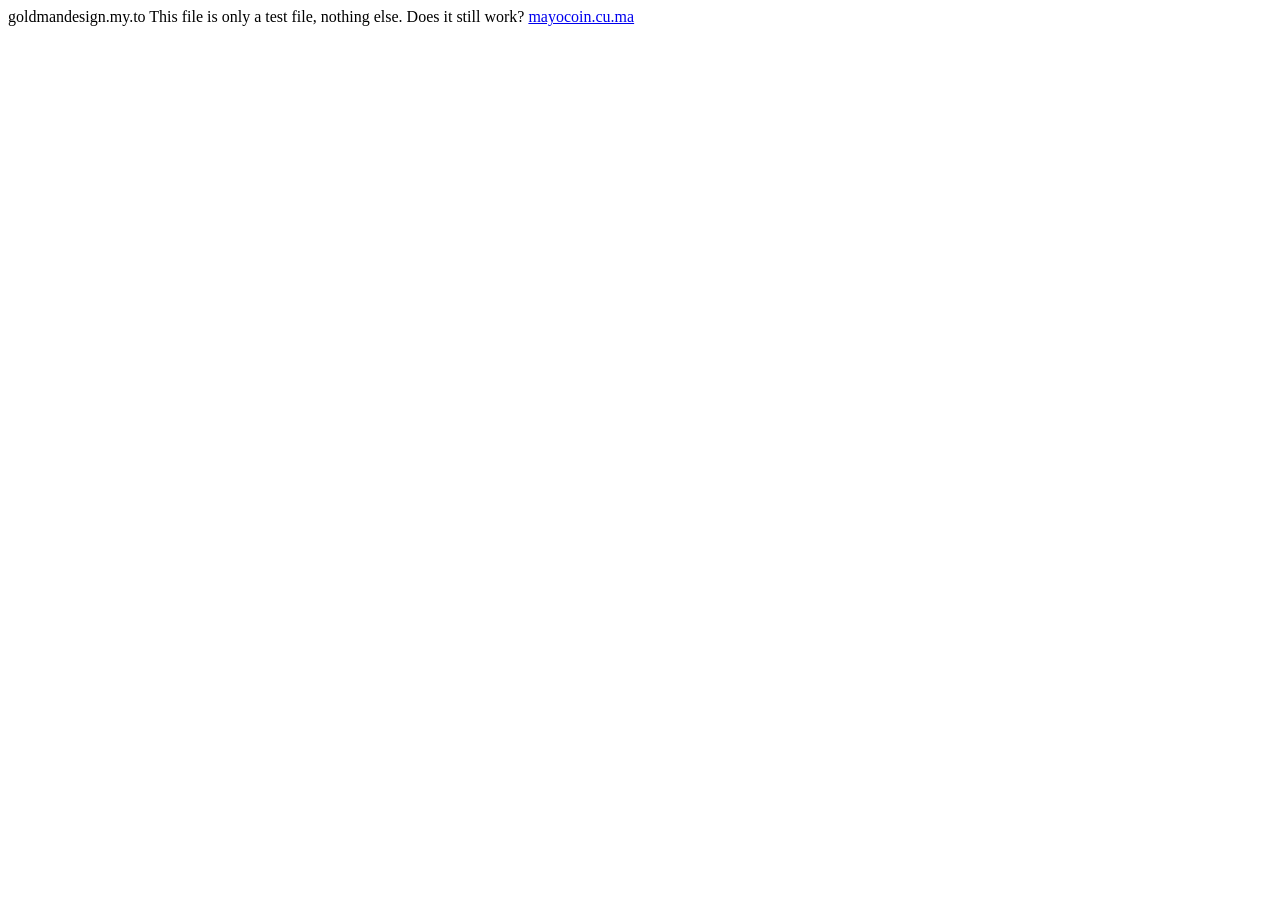
<file: index.html>
<html><head><meta http-equiv="Content-Type" content="text/html; charset=UTF-8"></head><body>goldmandesign.my.to This file is only a test file, nothing else. Does it still work?

<a href="http://www.mayocoin.cu.ma/">mayocoin.cu.ma</a>

</body></html>
</file>
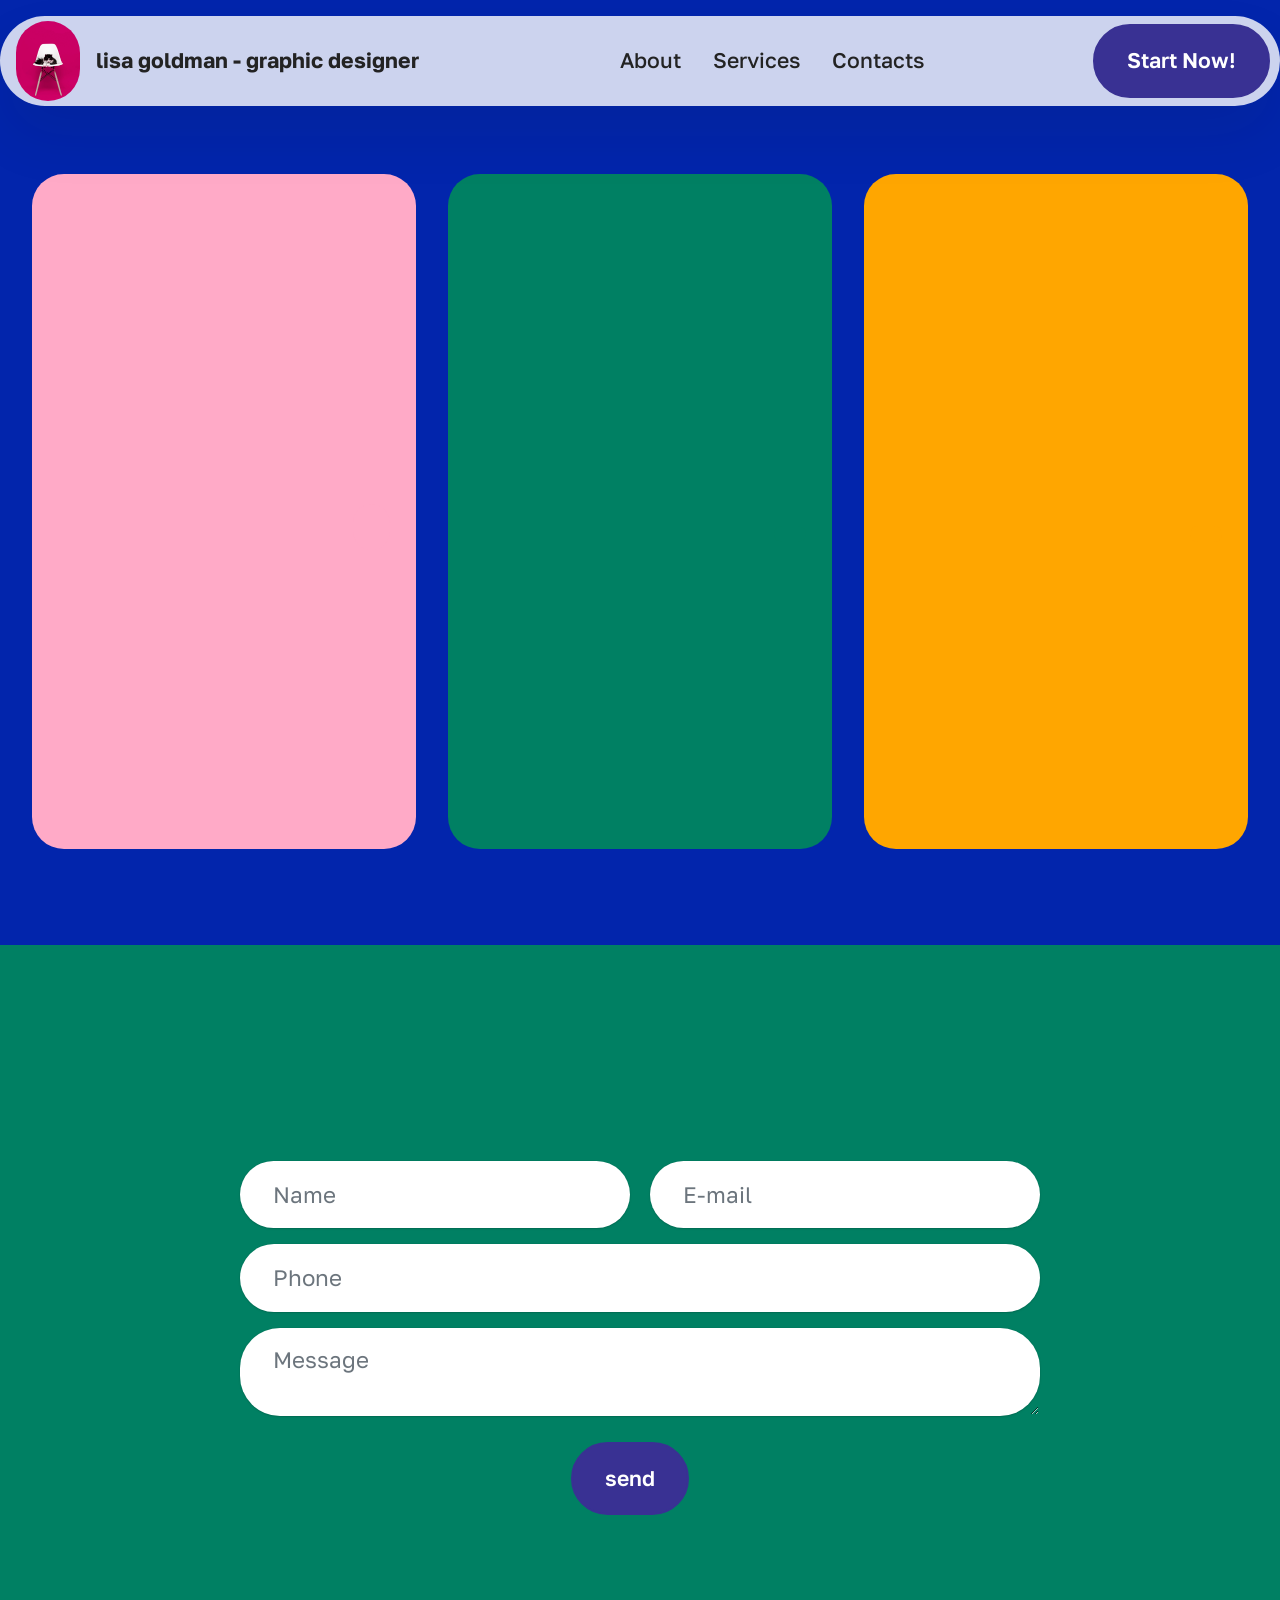
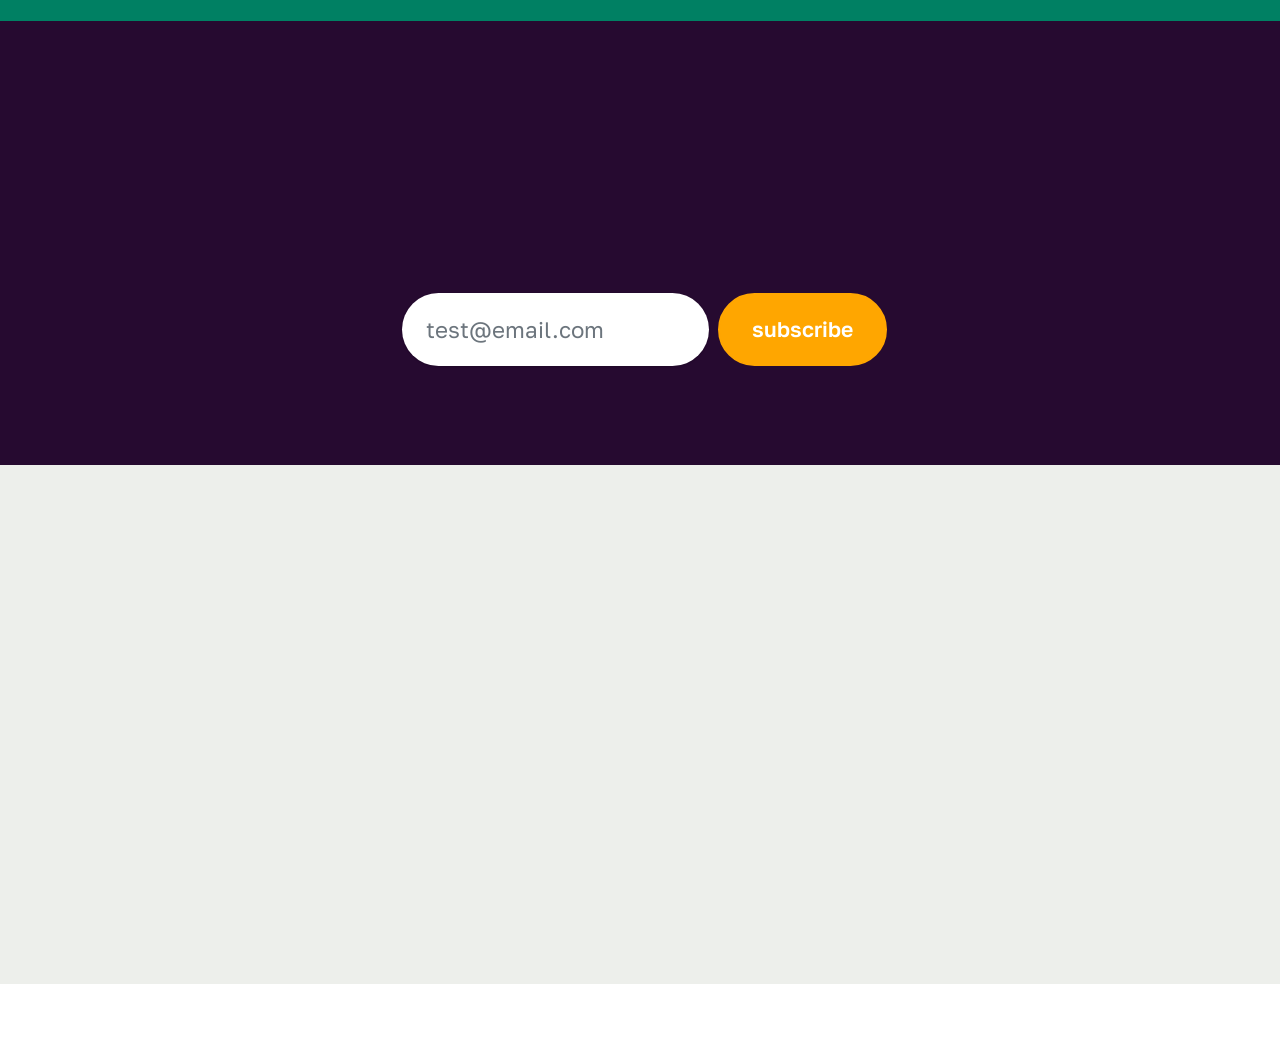
<file: ht/index.html>
<html xmlns="http://www.w3.org/1999/xhtml" lang="en">

<head>
	<meta http-equiv="Content-Type" content="text/html; charset=utf-8" />
	<meta name="description" content="HTTrack is an easy-to-use website mirror utility. It allows you to download a World Wide website from the Internet to a local directory,building recursively all structures, getting html, images, and other files from the server to your computer. Links are rebuiltrelatively so that you can freely browse to the local site (works with any browser). You can mirror several sites together so that you can jump from one toanother. You can, also, update an existing mirror site, or resume an interrupted download. The robot is fully configurable, with an integrated help" />
	<meta name="keywords" content="httrack, HTTRACK, HTTrack, winhttrack, WINHTTRACK, WinHTTrack, offline browser, web mirror utility, aspirateur web, surf offline, web capture, www mirror utility, browse offline, local  site builder, website mirroring, aspirateur www, internet grabber, capture de site web, internet tool, hors connexion, unix, dos, windows 95, windows 98, solaris, ibm580, AIX 4.0, HTS, HTGet, web aspirator, web aspirateur, libre, GPL, GNU, free software" />
	<title>Local index - HTTrack Website Copier</title>
  <!-- Mirror and index made by HTTrack Website Copier/3.49-2 [XR&CO'2014] -->
	<style type="text/css">
	<!--

body {
	margin: 0;  padding: 0;  margin-bottom: 15px;  margin-top: 8px;
	background: #77b;
}
body, td {
	font: 14px "Trebuchet MS", Verdana, Arial, Helvetica, sans-serif;
	}

#subTitle {
	background: #000;  color: #fff;  padding: 4px;  font-weight: bold; 
	}

#siteNavigation a, #siteNavigation .current {
	font-weight: bold;  color: #448;
	}
#siteNavigation a:link    { text-decoration: none; }
#siteNavigation a:visited { text-decoration: none; }

#siteNavigation .current { background-color: #ccd; }

#siteNavigation a:hover   { text-decoration: none;  background-color: #fff;  color: #000; }
#siteNavigation a:active  { text-decoration: none;  background-color: #ccc; }


a:link    { text-decoration: underline;  color: #00f; }
a:visited { text-decoration: underline;  color: #000; }
a:hover   { text-decoration: underline;  color: #c00; }
a:active  { text-decoration: underline; }

#pageContent {
	clear: both;
	border-bottom: 6px solid #000;
	padding: 10px;  padding-top: 20px;
	line-height: 1.65em;
	background-image: url(backblue.gif);
	background-repeat: no-repeat;
	background-position: top right;
	}

#pageContent, #siteNavigation {
	background-color: #ccd;
	}


.imgLeft  { float: left;   margin-right: 10px;  margin-bottom: 10px; }
.imgRight { float: right;  margin-left: 10px;   margin-bottom: 10px; }

hr { height: 1px;  color: #000;  background-color: #000;  margin-bottom: 15px; }

h1 { margin: 0;  font-weight: bold;  font-size: 2em; }
h2 { margin: 0;  font-weight: bold;  font-size: 1.6em; }
h3 { margin: 0;  font-weight: bold;  font-size: 1.3em; }
h4 { margin: 0;  font-weight: bold;  font-size: 1.18em; }

.blak { background-color: #000; }
.hide { display: none; }
.tableWidth { min-width: 400px; }

.tblRegular       { border-collapse: collapse; }
.tblRegular td    { padding: 6px;  background-image: url(fade.gif);  border: 2px solid #99c; }
.tblHeaderColor, .tblHeaderColor td { background: #99c; }
.tblNoBorder td   { border: 0; }


// -->
</style>

</head>

<table width="76%" border="0" align="center" cellspacing="0" cellpadding="3" class="tableWidth">
	<tr>
	<td id="subTitle">HTTrack Website Copier - Open Source offline browser</td>
	</tr>
</table>
<table width="76%" border="0" align="center" cellspacing="0" cellpadding="0" class="tableWidth">
<tr class="blak">
<td>
	<table width="100%" border="0" align="center" cellspacing="1" cellpadding="0">
	<tr>
	<td colspan="6"> 
		<table width="100%" border="0" align="center" cellspacing="0" cellpadding="10">
		<tr> 
		<td id="pageContent"> 
<!-- ==================== End prologue ==================== -->

	<meta name="generator" content="HTTrack Website Copier/3.x">
	<TITLE>Local index - HTTrack</TITLE>
</HEAD>
<BODY>
<H1 ALIGN=Center>Index of locally available sites:</H1>
	<TABLE BORDER="0" WIDTH="100%" CELLSPACING="1" CELLPADDING="0">
		<TR>
			<TD BACKGROUND="fade.gif">
				&middot;
					<A HREF="hjulczgyfz.mobirisesite.com/index.html">
						Home
					</A>		
			</TD>
		</TR>
	</TABLE>
	<BR>
	<BR>
	<BR>
  	<H6 ALIGN="RIGHT">
	<I>Mirror and index made by HTTrack Website Copier [XR&amp;CO'2008]</I>
	</H6>
	<!-- Mirror and index made by HTTrack Website Copier/3.49-2 [XR&CO'2014] -->
	<!-- Thanks for using HTTrack Website Copier! -->
	<meta HTTP-EQUIV="Refresh" CONTENT="0; URL=hjulczgyfz.mobirisesite.com/index.html">


<!-- ==================== Start epilogue ==================== -->
		</td>
		</tr>
		</table>
	</td>
	</tr>
	</table>
</td>
</tr>
</table>

<table width="76%" border="0" align="center" valign="bottom" cellspacing="0" cellpadding="0">
	<tr>
	<td id="footer"><small>&copy; 2008 Xavier Roche & other contributors - Web Design: Leto Kauler.</small></td>
	</tr>
</table>

</body>

</html>
</file>
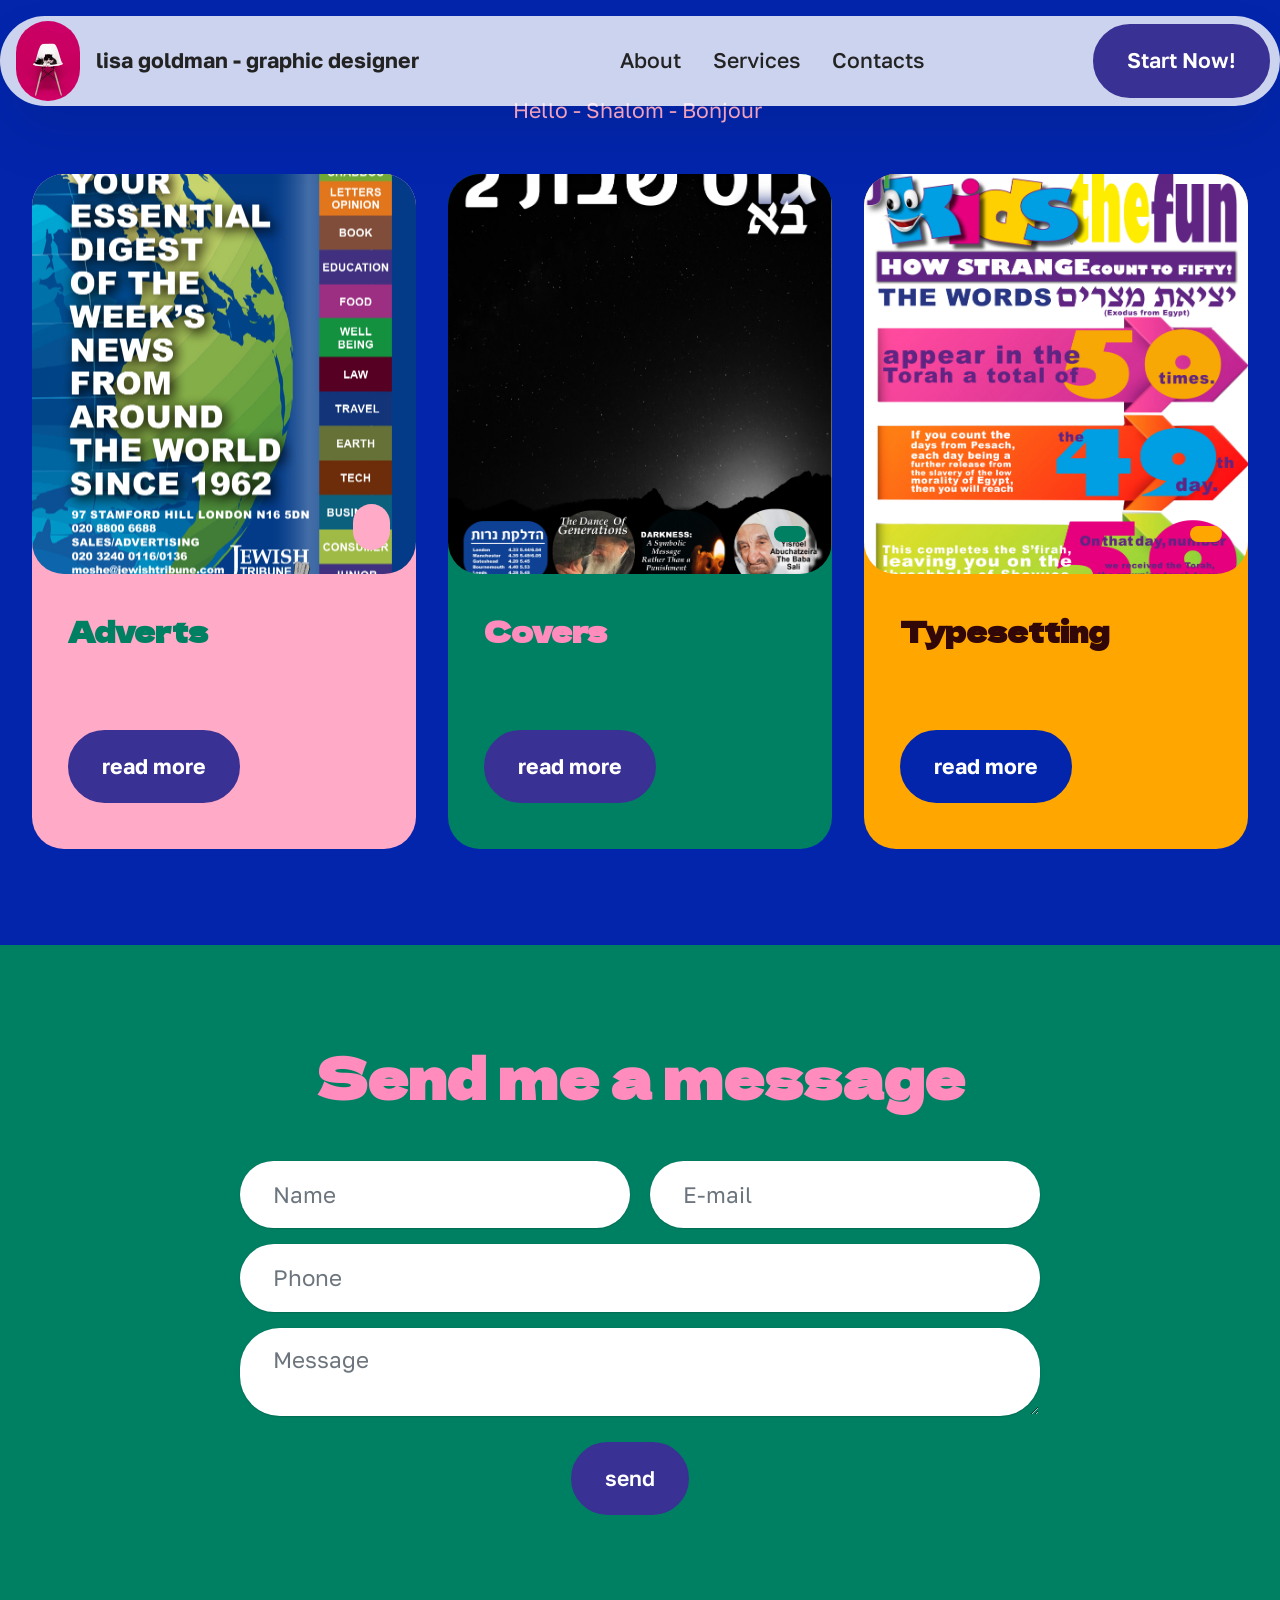
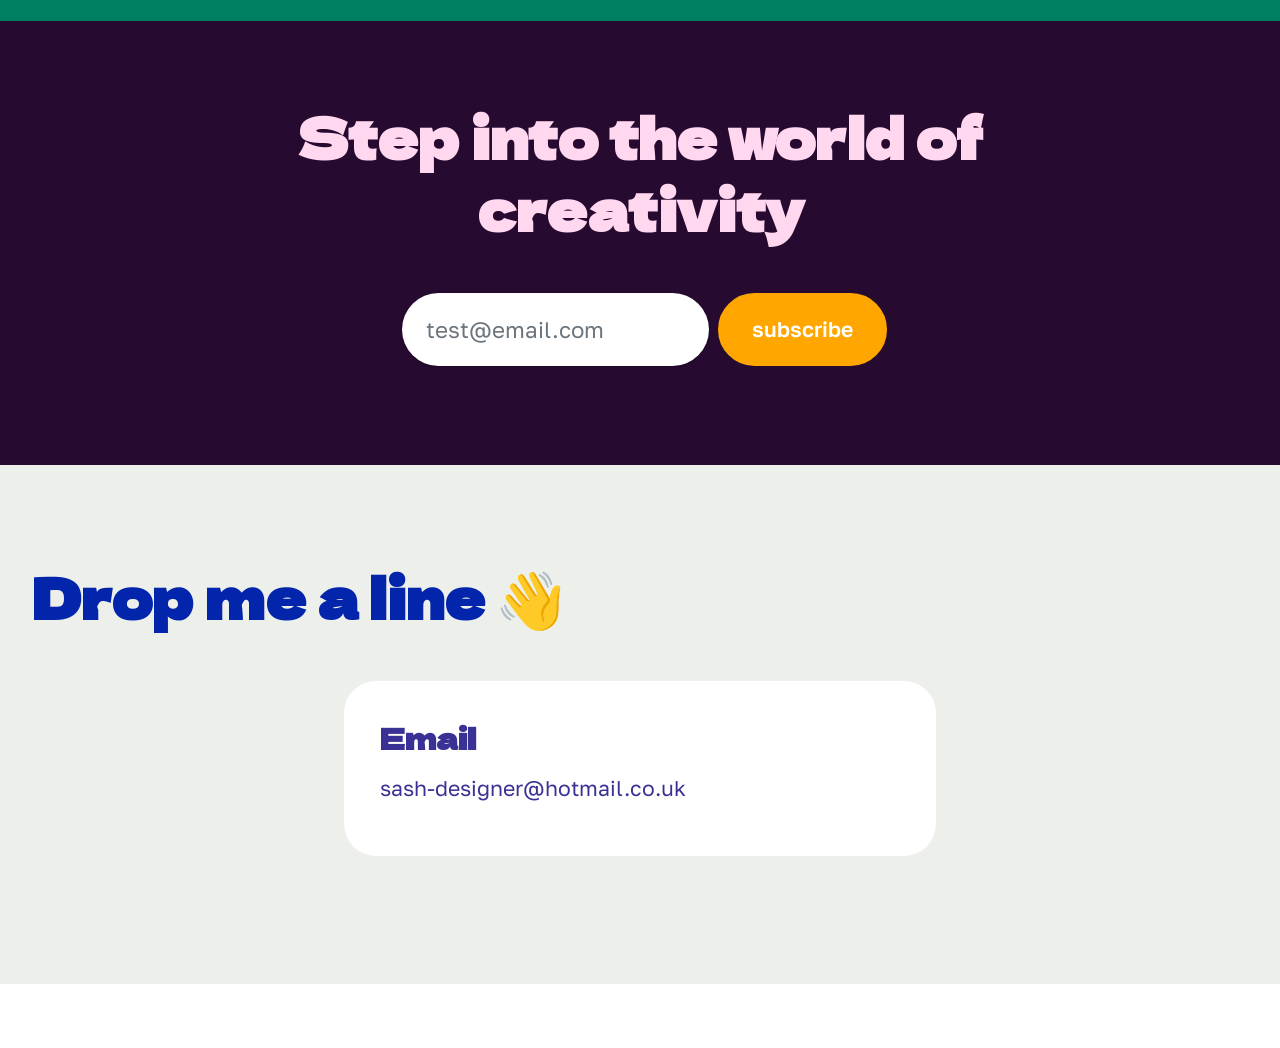
<file: ht/hjulczgyfz.mobirisesite.com/index.html>
<!DOCTYPE html>
<html  >

<!-- Mirrored from hjulczgyfz.mobirisesite.com/ by HTTrack Website Copier/3.x [XR&CO'2014], Sun, 31 May 2026 12:42:16 GMT -->
<!-- Added by HTTrack --><meta http-equiv="content-type" content="text/html;charset=utf-8" /><!-- /Added by HTTrack -->
<head>
  <!-- Site made with Mobirise Website Builder v6.1.12, https://mobirise.com -->
  <meta charset="UTF-8">
  <meta http-equiv="X-UA-Compatible" content="IE=edge">
  <meta name="generator" content="Mobirise v6.1.12, mobirise.com">
  <meta name="viewport" content="width=device-width, initial-scale=1, minimum-scale=1">
  <link rel="shortcut icon" href="../r.mobirisesite.com/2749625/assets/images/gallery087e43.jpg?v=1WsHTK" type="image/x-icon">
  <meta name="description" content="">
  
  
  <title>Home</title>
  <link rel="stylesheet" href="../r.mobirisesite.com/2749625/assets/bootstrap/css/bootstrap.min.css">
  <link rel="stylesheet" href="../r.mobirisesite.com/2749625/assets/animatecss/animate.css">
  <link rel="stylesheet" href="../r.mobirisesite.com/2749625/assets/dropdown/css/style.css">
  <link rel="stylesheet" href="../r.mobirisesite.com/2749625/assets/theme/css/style.css">
  <link rel="preload" href="https://fonts.googleapis.com/css?family=Dela+Gothic+One:400&amp;display=swap" as="style" onload="this.onload=null;this.rel='stylesheet'">
  <noscript><link rel="stylesheet" href="https://fonts.googleapis.com/css?family=Dela+Gothic+One:400&amp;display=swap"></noscript>
  <link rel="preload" href="https://fonts.googleapis.com/css?family=Golos+Text:400,500,600,700,800,900&amp;display=swap" as="style" onload="this.onload=null;this.rel='stylesheet'">
  <noscript><link rel="stylesheet" href="https://fonts.googleapis.com/css?family=Golos+Text:400,500,600,700,800,900&amp;display=swap"></noscript>
  <link rel="preload" as="style" href="../r.mobirisesite.com/2749625/assets/mobirise/css/mbr-additional2713.css?v=dMQR8L"><link rel="stylesheet" href="../r.mobirisesite.com/2749625/assets/mobirise/css/mbr-additional2713.css?v=dMQR8L" type="text/css">

  
  
  

<style>
.navbar-fixed-top {
  top: auto;
}
#mobirisePromo.container-banner {
  height: 11rem;
  opacity: 1;
  -webkit-animation: 11s linear animationHeight;
  -moz-animation: 11s linear animationHeight;
    -o-animation: 11s linear animationHeight;
       animation: 11s linear animationHeight;
       transition: all  0.5s;
}
#mobirisePromo.container-banner.container-banner-closing {
  pointer-events: none;
  height: 0;
  opacity: 0;
  -webkit-animation: 0.5s linear animationClosing;
  -moz-animation:  0.5s linear animationClosing;
    -o-animation:  0.5s linear animationClosing;
       animation:  0.5s linear animationClosing;
}
#mobirisePromo .banner {
  min-height: 11rem;
  position:fixed;
  top: 0;
  left: 0;
  right: 0;
  background: #fff;
  padding: 10px;
  opacity:1;
  -webkit-animation: 11s linear animationBanner;
  -moz-animation: 11s linear animationBanner;
    -o-animation: 11s linear animationBanner;
       animation: 11s linear animationBanner;
  z-index: 1031;
  display: flex;
  flex-direction: column;
  justify-content: center;
}
#mobirisePromo .banner p {
  overflow: hidden;
  display: -webkit-box;
  -webkit-line-clamp: 4;
  -webkit-box-orient: vertical;
  animation: none;
  visibility: visible;
}
#mobirisePromo .buy-license {
  text-decoration: underline;
}
#mobirisePromo .banner .btn {
  margin: 0.3rem 0.5rem;
  animation: none;
  visibility: visible;
}
.navbar.opened {
    z-index: 1032;
}
#mobirisePromo .mbr-section-abuse-report {
  margin-top: 0.8rem;
  font-size: 80%;
}
#mobirisePromo .mbr-section-abuse-report a {
  color: #aaa;
}
@-webkit-keyframes animationBanner { 0% { opacity: 0; top: -11rem; } 91% { opacity: 0; top: -11rem; } 100% { opacity: 1; top: 0; } }
@-moz-keyframes animationBanner { 0% { opacity: 0; top: -11rem; } 91% { opacity: 0; top: -11rem; } 100% { opacity: 1; top: 0; } }
@-o-keyframes animationBanner { 0% { opacity: 0; top: -11rem; } 91% { opacity: 0; top: -11rem; } 100% { opacity: 1; top: 0; } }
   @keyframes animationBanner { 0% { opacity: 0; top: -11rem; } 91% { opacity: 0; top: -11rem; } 100% { opacity: 1; top: 0; } }
@-webkit-keyframes animationHeight { 0% { height: 0; } 91% { height: 0; } 100% { height: 11rem; } }
@-moz-keyframes animationHeight { 0% { height: 0; } 91% { height: 0; } 100% { height: 11rem; } }
@-o-keyframes animationHeight { 0% { height: 0; } 91% { height: 0; } 100% { height: 11rem; } }
   @keyframes animationHeight { 0% { height: 0; } 91% { height: 0; } 100% { height: 11rem; } }

@-webkit-keyframes animationClosing { 0% { height: 11rem; opacity: 1; } 30% { height: 11rem; opacity: 0.5;} 100% { height: 0; opacity: 0;} }
@-moz-keyframes animationClosing { 0% { height: 11rem; opacity: 1; } 30% { height: 11rem; opacity: 0.5;} 100% { height: 0; opacity: 0;} }
@-o-keyframes animationClosing { 0% { height: 11rem; opacity: 1; } 30% { height: 11rem; opacity: 0.5;} 100% { height: 0; opacity: 0;} }
@keyframes animationClosing { 0% { height: 11rem; opacity: 1; } 30% { height: 11rem; opacity: 0.5;} 100% { height: 0; opacity: 0;} }

@media(max-width: 575px) {
  #mobirisePromo.container-banner {
    height: 14rem;
  }
  #mobirisePromo .banner {
    min-height: 14rem;
  }
  @-webkit-keyframes animationBanner { 0% { opacity: 0; top: -14rem; } 91% { opacity: 0; top: -14rem; } 100% { opacity: 1; top: 0; } }
  @-moz-keyframes animationBanner { 0% { opacity: 0; top: -14rem; } 91% { opacity: 0; top: -14rem; } 100% { opacity: 1; top: 0; } }
  @-o-keyframes animationBanner { 0% { opacity: 0; top: -14rem; } 91% { opacity: 0; top: -14rem; } 100% { opacity: 1; top: 0; } }
    @keyframes animationBanner { 0% { opacity: 0; top: -14rem; } 91% { opacity: 0; top: -14rem; } 100% { opacity: 1; top: 0; } }
  @-webkit-keyframes animationHeight { 0% { height: 0; } 91% { height: 0; } 100% { height: 14rem; } }
  @-moz-keyframes animationHeight { 0% { height: 0; } 91% { height: 0; } 100% { height: 14rem; } }
  @-o-keyframes animationHeight { 0% { height: 0; } 91% { height: 0; } 100% { height: 14rem; } }
    @keyframes animationHeight { 0% { height: 0; } 91% { height: 0; } 100% { height: 14rem; } }

  @-webkit-keyframes animationClosing { 0% { height: 14rem; opacity: 1; } 30% { height: 14rem; opacity: 0.5;} 100% { height: 0; opacity: 0;} }
  @-moz-keyframes animationClosing { 0% { height: 14rem; opacity: 1; } 30% { height: 14rem; opacity: 0.5;} 100% { height: 0; opacity: 0;} }
  @-o-keyframes animationClosing { 0% { height: 14rem; opacity: 1; } 30% { height: 14rem; opacity: 0.5;} 100% { height: 0; opacity: 0;} }
  @keyframes animationClosing { 0% { height: 14rem; opacity: 1; } 30% { height: 14rem; opacity: 0.5;} 100% { height: 0; opacity: 0;} }
}
</style>
</head>
<body>

  
  <section data-bs-version="5.1" class="menu menu5 cid-vkWG5S0Pya" once="menu" id="menu05-2">
	

	<nav class="navbar navbar-dropdown navbar-fixed-top navbar-expand-lg">
		<div class="container">
			<div class="navbar-brand">
				<span class="navbar-logo">
					<a href="https://mobiri.se/">
						<img src="../r.mobirisesite.com/2749625/assets/images/gallery087e43.jpg?v=1WsHTK" alt="Mobirise Website Builder" style="height: 5rem;">
					</a>
				</span>
				<span class="navbar-caption-wrap"><a class="navbar-caption text-black display-7" href="https://mobiri.se/">lisa goldman - graphic designer</a></span>
			</div>
			<button class="navbar-toggler" type="button" data-toggle="collapse" data-bs-toggle="collapse" data-target="#navbarSupportedContent" data-bs-target="#navbarSupportedContent" aria-controls="navbarNavAltMarkup" aria-expanded="false" aria-label="Toggle navigation">
				<div class="hamburger">
					<span></span>
					<span></span>
					<span></span>
					<span></span>
				</div>
			</button>
			<div class="collapse navbar-collapse" id="navbarSupportedContent">
				<ul class="navbar-nav nav-dropdown" data-app-modern-menu="true"><li class="nav-item">
						<a class="nav-link link text-black display-4" href="https://mobiri.se/">About</a>
					</li>
					<li class="nav-item">
						<a class="nav-link link text-black display-4" href="https://mobiri.se/" aria-expanded="false">Services</a>
					</li>
					<li class="nav-item">
						<a class="nav-link link text-black display-4" href="https://mobiri.se/">Contacts</a>
					</li></ul>
				<div class="navbar-buttons mbr-section-btn"><a class="btn btn-primary display-4" href="https://mobiri.se/"> Start Now!</a></div>
			</div>
		</div>
	</nav>
</section>

<section data-bs-version="5.1" class="features1 cid-tIsi3HZcCy" id="features03-0">
  

  
  
  <div class="container-fluid">
    <div class="row justify-content-center mb-5">
      <div class="col-12">
        <h1 class="mbr-section-title mbr-fonts-style align-center mb-0 display-4">Hello - Shalom - Bonjour&nbsp;</h1>
        
      </div>
    </div>
    <div class="row justify-content-center">
      <div class="col-sm-6 col-md-12 mb-3 mb-lg-0 col-lg-4">
        <div class="card-wrap card1">
          <div class="image-wrap">
            <a href="page2.html"><img src="../r.mobirisesite.com/2749625/assets/images/world7e43.jpg?v=1WsHTK" alt="Mobirise Website Builder"></a>
            <div class="social-row display-7">
              <div class="soc-item tag1">
                <span class="tag1 mbr-fonts-style display-7">&nbsp;</span>
              </div>
            </div>
          </div>
          <div class="content-wrap">
            <h5 class="mbr-card-title card-title1 mbr-fonts-style align-left mb-2 display-5"><strong>Adverts</strong></h5>
            
            <p class="card-text1 mbr-fonts-style align-left mb-3 display-7"></p>
            <div class="mbr-section-btn align-left content-footer"><a class="btn article-btn btn-danger display-7" href="https://mobiri.se/"><strong>read more</strong></a></div>
          </div>
        </div>
      </div>

      <div class="col-sm-6 col-md-12 mb-3 mb-lg-0 col-lg-4">
        <div class="card-wrap card2">
          <div class="image-wrap">
            <a href="page3.html"><img src="../r.mobirisesite.com/2749625/assets/images/gbm001-29012025-issue3437e43.jpg?v=1WsHTK" alt="Mobirise Website Builder"></a>
            <div class="social-row display-7">
              <div class="soc-item tag2">
                <span class="tag2 mbr-fonts-style display-7"></span>
              </div>
            </div>
          </div>
          <div class="content-wrap">
            <h5 class="mbr-card-title card-title2 mbr-fonts-style align-left mb-2 display-5"><strong>Covers</strong></h5>
            
            <p class="card-text2 mbr-fonts-style align-left mb-3 display-7"><br>
            </p>
            <div class="mbr-section-btn btn-section align-left content-footer"><a class="btn article-btn btn-primary display-7" href="https://mobiri.se/"><strong>read more</strong></a></div>
          </div>
        </div>
      </div>
      <div class="col-sm-6 col-md-12 mb-3 mb-lg-0 col-lg-4">
        <div class="card-wrap card3">
          <div class="image-wrap">
            <a href="page4.html"><img src="../r.mobirisesite.com/2749625/assets/images/gbm020-07052025-issue356-17e43.jpg?v=1WsHTK" alt="Mobirise Website Builder"></a>
            <div class="social-row display-7">
              <div class="soc-item tag3">
                <span class="tag3 mbr-fonts-style display-7"></span>
              </div>
            </div>
          </div>
          <div class="content-wrap">
            <h5 class="mbr-card-title card-title3 mbr-fonts-style align-left mb-2 display-5"><strong>Typesetting</strong></h5>
            
            <p class="card-text3 mbr-fonts-style align-left mb-3 display-7"></p>
            <div class="mbr-section-btn btn-section align-left content-footer"><a class="btn article-btn btn-success display-7" href="https://mobiri.se/"><strong>read more</strong></a></div>
          </div>
        </div>
      </div>

      
    </div>
  </div>
</section>

<section data-bs-version="5.1" class="form5 cid-tIskrx6sZd" id="form02-4">
    
    
    <div class="container">
        <div class="mbr-section-head mb-5">
            <h3 class="mbr-section-title mbr-fonts-style align-center mb-0 display-2"><strong>Send me a message</strong></h3>
            
        </div>
        <div class="row justify-content-center mt-4">
            <div class="col-lg-8 mx-auto mbr-form" data-form-type="formoid">
                <form action="https://mobirise.eu/" method="POST" class="mbr-form form-with-styler" data-form-title="Form Name"><input type="hidden" name="email" data-form-email="true" value="GucbV15+hAwku4FA7nZCxinbiINr4K4qEcb8qQ67tk6fZGe4N7+DyGxJ96qEDoLnm0P1+OMEA7K5YU33fQ8u/FdMBkx5LE0XlpygHDqdJYxKKosj5kj5pNr+GGgEaA55">
                    <div class="row">
                        <div hidden="hidden" data-form-alert="" class="alert alert-success col-12">Thanks for filling out the form!</div>
                        <div hidden="hidden" data-form-alert-danger="" class="alert alert-danger col-12">
                            Oops...! some problem!
                        </div>
                    </div>
                    <div class="dragArea row">
                        <div class="col-md col-sm-12 form-group mb-3" data-for="name">
                            <input type="text" name="name" placeholder="Name" data-form-field="name" class="form-control" value="" id="name-form02-4">
                        </div>
                        <div class="col-md col-sm-12 form-group mb-3" data-for="email">
                            <input type="email" name="email" placeholder="E-mail" data-form-field="email" class="form-control" value="" id="email-form02-4">
                        </div>
                        <div class="col-12 form-group mb-3" data-for="phone">
                            <input type="tel" name="phone" placeholder="Phone" data-form-field="phone" class="form-control" value="" id="phone-form02-4">
                        </div>
                        <div class="col-12 form-group mb-3" data-for="textarea">
                            <textarea name="textarea" placeholder="Message" data-form-field="textarea" class="form-control" id="textarea-form02-4"></textarea>
                        </div>
                        <div class="col-lg-12 col-md-12 col-sm-12 align-center mbr-section-btn"><button type="submit" class="btn btn-primary display-7">send</button></div>
                    </div>
                </form>
            </div>
        </div>
    </div>
</section>

<section data-bs-version="5.1" class="form1 cid-tIsokmLLOC" id="form01-7">
	

	

	<div class="container">
		<div class="row content-wrapper justify-content-center">
			<div class="col-lg-7 mbr-form">
				<div class="col-lg-12 col-md-12 col-sm-12">
					<h5 class="mbr-section-title mbr-fonts-style mb-5 display-2">
						<strong>Step into the world of creativity</strong>
					</h5>
				</div>

				<div class="text-wrapper align-left" data-form-type="formoid">
					<!--Formbuilder Form-->
					<form action="https://mobirise.eu/" method="POST" class="mbr-form form-with-styler" data-form-title="Form Name"><input type="hidden" name="email" data-form-email="true" value="kKh/+O1PP+5ul/wpjvRAosZ8LEabXKy/xdspzzsDYCab+c+WAxFbI9vlLTxPNlvKzC7igH+EfxI55AoPgUFM/2bsSJo5MzeJJVEj5CUEPy9J+khCMVX5dcwFO8XCPDdu">
						<div class="row">
							<div hidden="hidden" data-form-alert="" class="alert alert-success col-12">Thanks for filling out the form!</div>
							<div hidden="hidden" data-form-alert-danger="" class="alert alert-danger col-12">
								Oops...! some problem!
							</div>
						</div>
						<div class="dragArea row">
							<div data-for="email" class="col-lg-6 col-md-6 col-sm-12 form-group">
								<input type="email" name="email" placeholder="test@email.com" data-form-field="email" class="form-control display-7" value="" id="email-form01-7">
							</div>
							<div class="col-auto mbr-section-btn"><button type="submit" class="w-100 w-100 w-100 w-100 w-100 w-100 btn btn-secondary display-7">subscribe</button></div>
						</div>
					</form>
					<!--Formbuilder Form-->
				</div>
			</div>
		</div>
	</div>
</section>

<section data-bs-version="5.1" class="contacts01 cid-tIsl0U2P9c" id="contacts01-5">
    

    
    
    <div class="container">
        <div class="mbr-section-head mb-5">
            <h3 class="mbr-section-title mbr-fonts-style align-center mb-0 display-2"><strong>Drop me a line 👋</strong></h3>
            
        </div>
        <div class="row">
            <div class="item features-without-image col-12 col-md-6 active">
                <div class="item-wrapper">
                    <div class="text-wrapper">
                        <h6 class="card-title mbr-fonts-style mb-3 display-5">
                            <strong>Email</strong>
                        </h6>
                        <p class="mbr-text mbr-fonts-style display-7">sash-designer@hotmail.co.uk</p>
                    </div>
                </div>
            </div>
            
            
            
        </div>
    </div>
</section><section class="display-7" style="padding: 0;align-items: center;justify-content: center;flex-wrap: wrap;    align-content: center;display: flex;position: relative;height: 4rem;"><a href="https://mobiri.se/" style="flex: 1 1;height: 4rem;position: absolute;width: 100%;z-index: 1;"><img alt="" style="height: 4rem;" src="[data-uri]"></a><p style="margin: 0;text-align: center;" class="display-7">&#8204;</p><a style="z-index:1" href="https://mobirise.com/offline-website-builder.html">Offline Website Builder</a></section><script src="../r.mobirisesite.com/2749625/assets/bootstrap/js/bootstrap.bundle.min.js"></script>  <script src="../r.mobirisesite.com/2749625/assets/smoothscroll/smooth-scroll.js"></script>  <script src="../r.mobirisesite.com/2749625/assets/ytplayer/index.js"></script>  <script src="../r.mobirisesite.com/2749625/assets/dropdown/js/navbar-dropdown.js"></script>  <script src="../r.mobirisesite.com/2749625/assets/theme/js/script.js"></script>  <script src="../r.mobirisesite.com/2749625/assets/formoid/formoid.min.js"></script>  
  
  
 <div id="scrollToTop" class="scrollToTop mbr-arrow-up"><a style="text-align: center;"><i class="mbr-arrow-up-icon mbr-arrow-up-icon-cm cm-icon cm-icon-smallarrow-up"></i></a></div>
    <input name="animation" type="hidden">
  </body>

<!-- Mirrored from hjulczgyfz.mobirisesite.com/ by HTTrack Website Copier/3.x [XR&CO'2014], Sun, 31 May 2026 12:42:20 GMT -->
</html>
</file>
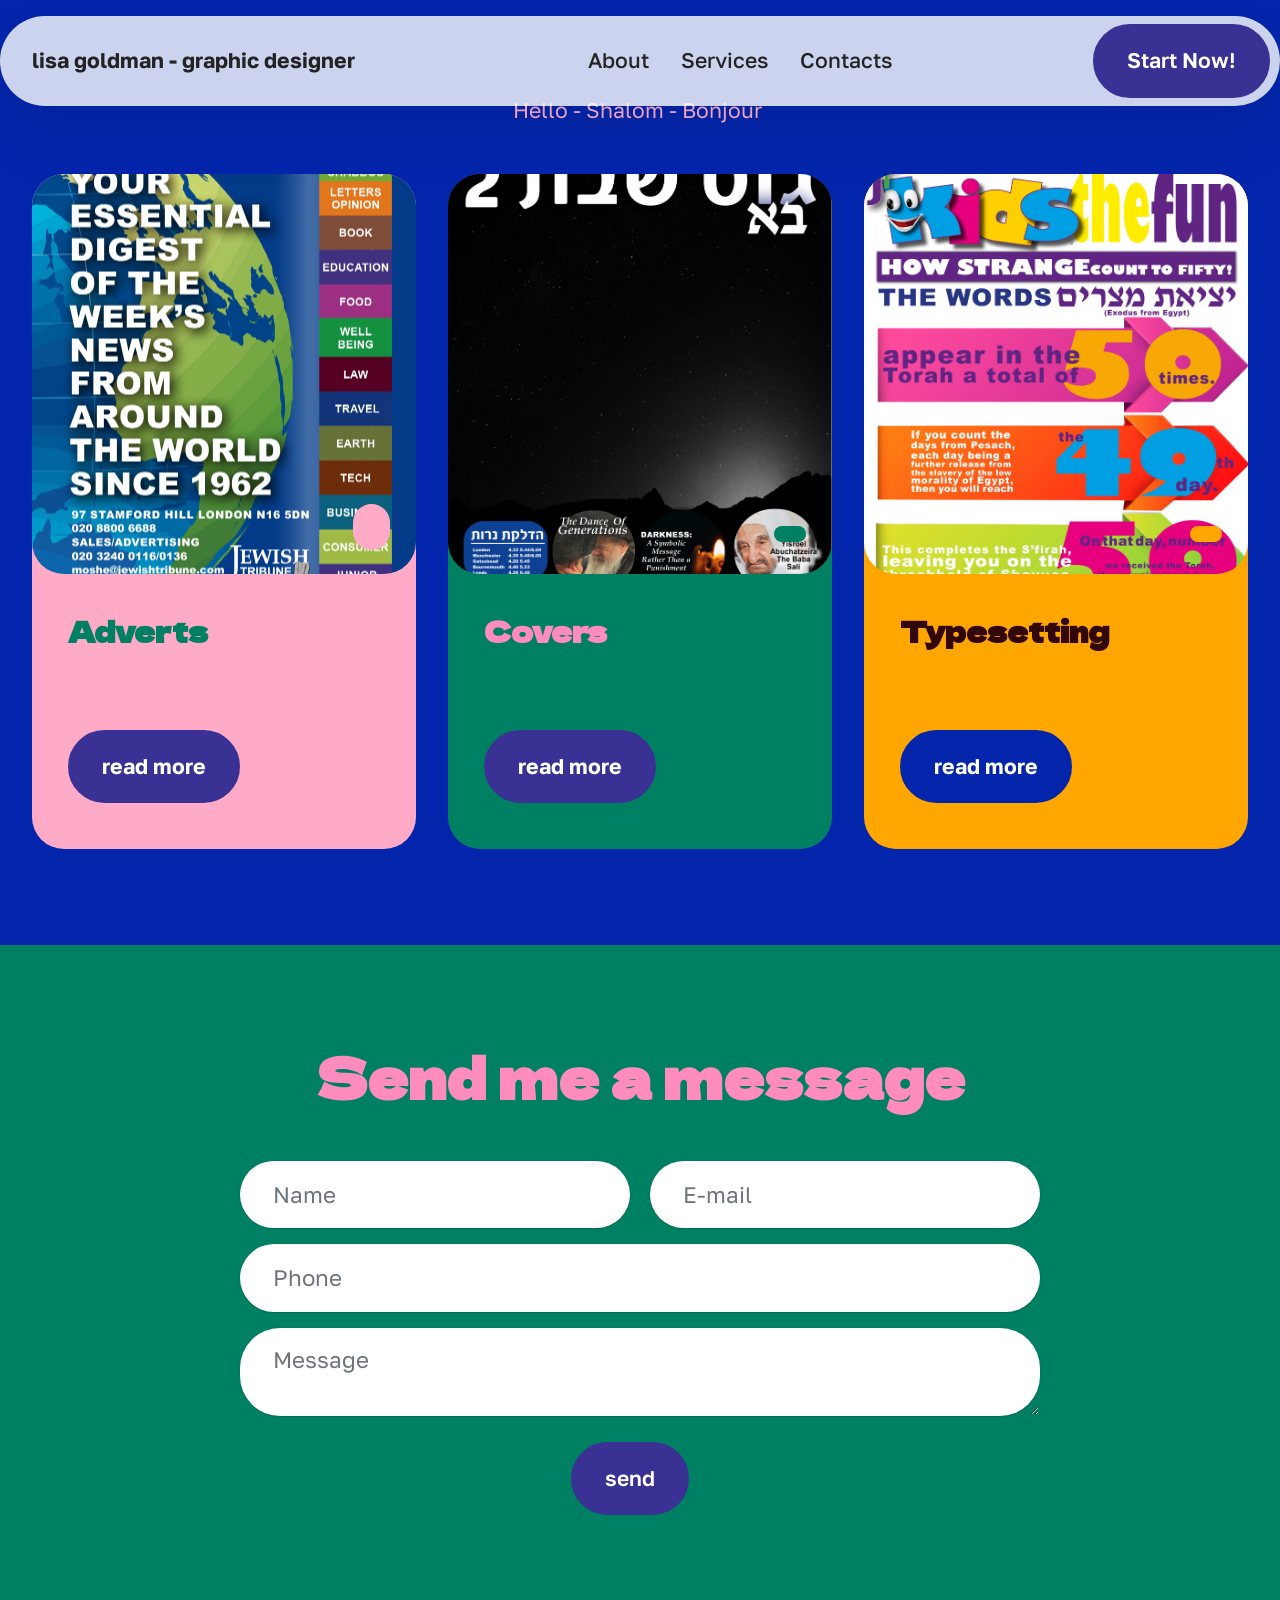
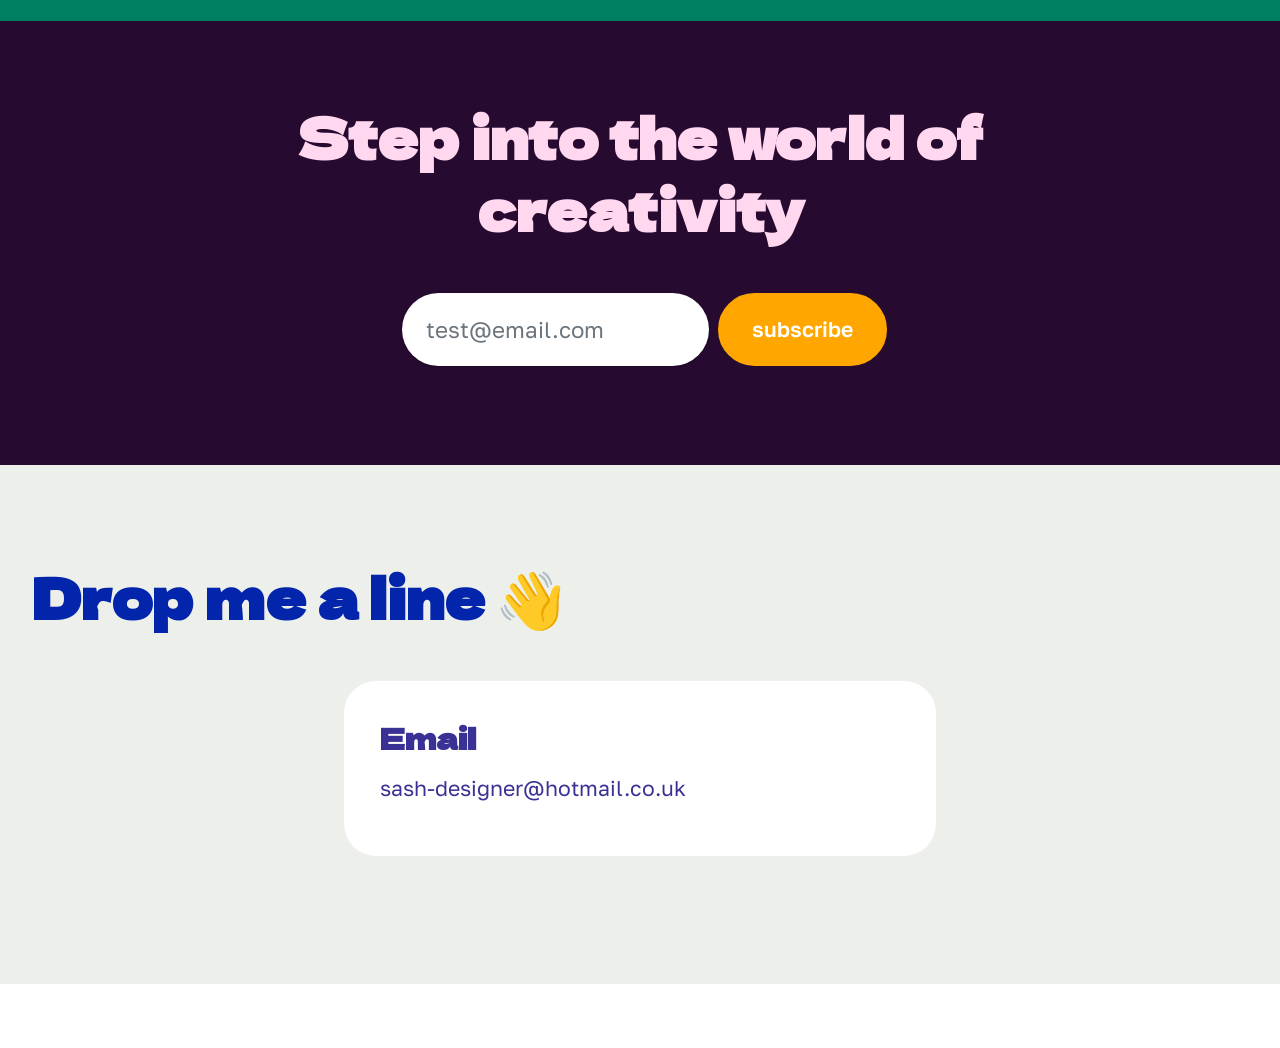
<file: indexold.html>
<!DOCTYPE html>
<html  >

<!-- Mirrored from hjulczgyfz.mobirisesite.com/ by HTTrack Website Copier/3.x [XR&CO'2014], Sun, 31 May 2026 12:42:16 GMT -->
<!-- Added by HTTrack --><meta http-equiv="content-type" content="text/html;charset=utf-8" /><!-- /Added by HTTrack -->
<head>
  <!-- Site made with Mobirise Website Builder v6.1.12, https://mobirise.com -->
  <meta charset="UTF-8">
  <meta http-equiv="X-UA-Compatible" content="IE=edge">
  <meta name="generator" content="Mobirise v6.1.12, mobirise.com">
  <meta name="viewport" content="width=device-width, initial-scale=1, minimum-scale=1">
  <link rel="shortcut icon" href="ht/r.mobirisesite.com/2749625/assets/images/gallery087e43.jpg?v=1WsHTK" type="image/x-icon">
  <meta name="description" content="">
  
  
  <title>Home</title>
  <link rel="stylesheet" href="ht/r.mobirisesite.com/2749625/assets/bootstrap/css/bootstrap.min.css">
  <link rel="stylesheet" href="ht/r.mobirisesite.com/2749625/assets/animatecss/animate.css">
  <link rel="stylesheet" href="ht/r.mobirisesite.com/2749625/assets/dropdown/css/style.css">
  <link rel="stylesheet" href="ht/r.mobirisesite.com/2749625/assets/theme/css/style.css">
  <link rel="preload" href="https://fonts.googleapis.com/css?family=Dela+Gothic+One:400&amp;display=swap" as="style" onload="this.onload=null;this.rel='stylesheet'">
  <noscript><link rel="stylesheet" href="https://fonts.googleapis.com/css?family=Dela+Gothic+One:400&amp;display=swap"></noscript>
  <link rel="preload" href="https://fonts.googleapis.com/css?family=Golos+Text:400,500,600,700,800,900&amp;display=swap" as="style" onload="this.onload=null;this.rel='stylesheet'">
  <noscript><link rel="stylesheet" href="https://fonts.googleapis.com/css?family=Golos+Text:400,500,600,700,800,900&amp;display=swap"></noscript>
  <link rel="preload" as="style" href="ht/r.mobirisesite.com/2749625/assets/mobirise/css/mbr-additional2713.css?v=dMQR8L"><link rel="stylesheet" href="ht/r.mobirisesite.com/2749625/assets/mobirise/css/mbr-additional2713.css?v=dMQR8L" type="text/css">

  
  
  

<style>
.navbar-fixed-top {
  top: auto;
}
#mobirisePromo.container-banner {
  height: 11rem;
  opacity: 1;
  -webkit-animation: 11s linear animationHeight;
  -moz-animation: 11s linear animationHeight;
    -o-animation: 11s linear animationHeight;
       animation: 11s linear animationHeight;
       transition: all  0.5s;
}
#mobirisePromo.container-banner.container-banner-closing {
  pointer-events: none;
  height: 0;
  opacity: 0;
  -webkit-animation: 0.5s linear animationClosing;
  -moz-animation:  0.5s linear animationClosing;
    -o-animation:  0.5s linear animationClosing;
       animation:  0.5s linear animationClosing;
}
#mobirisePromo .banner {
  min-height: 11rem;
  position:fixed;
  top: 0;
  left: 0;
  right: 0;
  background: #fff;
  padding: 10px;
  opacity:1;
  -webkit-animation: 11s linear animationBanner;
  -moz-animation: 11s linear animationBanner;
    -o-animation: 11s linear animationBanner;
       animation: 11s linear animationBanner;
  z-index: 1031;
  display: flex;
  flex-direction: column;
  justify-content: center;
}
#mobirisePromo .banner p {
  overflow: hidden;
  display: -webkit-box;
  -webkit-line-clamp: 4;
  -webkit-box-orient: vertical;
  animation: none;
  visibility: visible;
}
#mobirisePromo .buy-license {
  text-decoration: underline;
}
#mobirisePromo .banner .btn {
  margin: 0.3rem 0.5rem;
  animation: none;
  visibility: visible;
}
.navbar.opened {
    z-index: 1032;
}
#mobirisePromo .mbr-section-abuse-report {
  margin-top: 0.8rem;
  font-size: 80%;
}
#mobirisePromo .mbr-section-abuse-report a {
  color: #aaa;
}
@-webkit-keyframes animationBanner { 0% { opacity: 0; top: -11rem; } 91% { opacity: 0; top: -11rem; } 100% { opacity: 1; top: 0; } }
@-moz-keyframes animationBanner { 0% { opacity: 0; top: -11rem; } 91% { opacity: 0; top: -11rem; } 100% { opacity: 1; top: 0; } }
@-o-keyframes animationBanner { 0% { opacity: 0; top: -11rem; } 91% { opacity: 0; top: -11rem; } 100% { opacity: 1; top: 0; } }
   @keyframes animationBanner { 0% { opacity: 0; top: -11rem; } 91% { opacity: 0; top: -11rem; } 100% { opacity: 1; top: 0; } }
@-webkit-keyframes animationHeight { 0% { height: 0; } 91% { height: 0; } 100% { height: 11rem; } }
@-moz-keyframes animationHeight { 0% { height: 0; } 91% { height: 0; } 100% { height: 11rem; } }
@-o-keyframes animationHeight { 0% { height: 0; } 91% { height: 0; } 100% { height: 11rem; } }
   @keyframes animationHeight { 0% { height: 0; } 91% { height: 0; } 100% { height: 11rem; } }

@-webkit-keyframes animationClosing { 0% { height: 11rem; opacity: 1; } 30% { height: 11rem; opacity: 0.5;} 100% { height: 0; opacity: 0;} }
@-moz-keyframes animationClosing { 0% { height: 11rem; opacity: 1; } 30% { height: 11rem; opacity: 0.5;} 100% { height: 0; opacity: 0;} }
@-o-keyframes animationClosing { 0% { height: 11rem; opacity: 1; } 30% { height: 11rem; opacity: 0.5;} 100% { height: 0; opacity: 0;} }
@keyframes animationClosing { 0% { height: 11rem; opacity: 1; } 30% { height: 11rem; opacity: 0.5;} 100% { height: 0; opacity: 0;} }

@media(max-width: 575px) {
  #mobirisePromo.container-banner {
    height: 14rem;
  }
  #mobirisePromo .banner {
    min-height: 14rem;
  }
  @-webkit-keyframes animationBanner { 0% { opacity: 0; top: -14rem; } 91% { opacity: 0; top: -14rem; } 100% { opacity: 1; top: 0; } }
  @-moz-keyframes animationBanner { 0% { opacity: 0; top: -14rem; } 91% { opacity: 0; top: -14rem; } 100% { opacity: 1; top: 0; } }
  @-o-keyframes animationBanner { 0% { opacity: 0; top: -14rem; } 91% { opacity: 0; top: -14rem; } 100% { opacity: 1; top: 0; } }
    @keyframes animationBanner { 0% { opacity: 0; top: -14rem; } 91% { opacity: 0; top: -14rem; } 100% { opacity: 1; top: 0; } }
  @-webkit-keyframes animationHeight { 0% { height: 0; } 91% { height: 0; } 100% { height: 14rem; } }
  @-moz-keyframes animationHeight { 0% { height: 0; } 91% { height: 0; } 100% { height: 14rem; } }
  @-o-keyframes animationHeight { 0% { height: 0; } 91% { height: 0; } 100% { height: 14rem; } }
    @keyframes animationHeight { 0% { height: 0; } 91% { height: 0; } 100% { height: 14rem; } }

  @-webkit-keyframes animationClosing { 0% { height: 14rem; opacity: 1; } 30% { height: 14rem; opacity: 0.5;} 100% { height: 0; opacity: 0;} }
  @-moz-keyframes animationClosing { 0% { height: 14rem; opacity: 1; } 30% { height: 14rem; opacity: 0.5;} 100% { height: 0; opacity: 0;} }
  @-o-keyframes animationClosing { 0% { height: 14rem; opacity: 1; } 30% { height: 14rem; opacity: 0.5;} 100% { height: 0; opacity: 0;} }
  @keyframes animationClosing { 0% { height: 14rem; opacity: 1; } 30% { height: 14rem; opacity: 0.5;} 100% { height: 0; opacity: 0;} }
}
</style>
</head>
<body>

  
  <section data-bs-version="5.1" class="menu menu5 cid-vkWG5S0Pya" once="menu" id="menu05-2">
	

	<nav class="navbar navbar-dropdown navbar-fixed-top navbar-expand-lg">
		<div class="container">
			<div class="navbar-brand">
				<span class="navbar-logo">
					
				</span>
				<span class="navbar-caption-wrap"><a class="navbar-caption text-black display-7" href="https://mobiri.se/">lisa goldman - graphic designer</a></span>
			</div>
			<button class="navbar-toggler" type="button" data-toggle="collapse" data-bs-toggle="collapse" data-target="#navbarSupportedContent" data-bs-target="#navbarSupportedContent" aria-controls="navbarNavAltMarkup" aria-expanded="false" aria-label="Toggle navigation">
				<div class="hamburger">
					<span></span>
					<span></span>
					<span></span>
					<span></span>
				</div>
			</button>
			<div class="collapse navbar-collapse" id="navbarSupportedContent">
				<ul class="navbar-nav nav-dropdown" data-app-modern-menu="true"><li class="nav-item">
						<a class="nav-link link text-black display-4" href="https://mobiri.se/">About</a>
					</li>
					<li class="nav-item">
						<a class="nav-link link text-black display-4" href="https://mobiri.se/" aria-expanded="false">Services</a>
					</li>
					<li class="nav-item">
						<a class="nav-link link text-black display-4" href="https://mobiri.se/">Contacts</a>
					</li></ul>
				<div class="navbar-buttons mbr-section-btn"><a class="btn btn-primary display-4" href="https://mobiri.se/"> Start Now!</a></div>
			</div>
		</div>
	</nav>
</section>

<section data-bs-version="5.1" class="features1 cid-tIsi3HZcCy" id="features03-0">
  

  
  
  <div class="container-fluid">
    <div class="row justify-content-center mb-5">
      <div class="col-12">
        <h1 class="mbr-section-title mbr-fonts-style align-center mb-0 display-4">Hello - Shalom - Bonjour&nbsp;</h1>
        
      </div>
    </div>
    <div class="row justify-content-center">
      <div class="col-sm-6 col-md-12 mb-3 mb-lg-0 col-lg-4">
        <div class="card-wrap card1">
          <div class="image-wrap">
            <a href="ht/hjulczgyfz.mobirisesite.com/page2.html"><img src="ht/r.mobirisesite.com/2749625/assets/images/world7e43.jpg?v=1WsHTK" alt="Mobirise Website Builder"></a>
            <div class="social-row display-7">
              <div class="soc-item tag1">
                <span class="tag1 mbr-fonts-style display-7">&nbsp;</span>
              </div>
            </div>
          </div>
          <div class="content-wrap">
            <h5 class="mbr-card-title card-title1 mbr-fonts-style align-left mb-2 display-5"><strong>Adverts</strong></h5>
            
            <p class="card-text1 mbr-fonts-style align-left mb-3 display-7"></p>
            <div class="mbr-section-btn align-left content-footer"><a class="btn article-btn btn-danger display-7" href="https://mobiri.se/"><strong>read more</strong></a></div>
          </div>
        </div>
      </div>

      <div class="col-sm-6 col-md-12 mb-3 mb-lg-0 col-lg-4">
        <div class="card-wrap card2">
          <div class="image-wrap">
            <a href="ht/hjulczgyfz.mobirisesite.com/page3.html"><img src="ht/r.mobirisesite.com/2749625/assets/images/gbm001-29012025-issue3437e43.jpg?v=1WsHTK" alt="Mobirise Website Builder"></a>
            <div class="social-row display-7">
              <div class="soc-item tag2">
                <span class="tag2 mbr-fonts-style display-7"></span>
              </div>
            </div>
          </div>
          <div class="content-wrap">
            <h5 class="mbr-card-title card-title2 mbr-fonts-style align-left mb-2 display-5"><strong>Covers</strong></h5>
            
            <p class="card-text2 mbr-fonts-style align-left mb-3 display-7"><br>
            </p>
            <div class="mbr-section-btn btn-section align-left content-footer"><a class="btn article-btn btn-primary display-7" href="https://mobiri.se/"><strong>read more</strong></a></div>
          </div>
        </div>
      </div>
      <div class="col-sm-6 col-md-12 mb-3 mb-lg-0 col-lg-4">
        <div class="card-wrap card3">
          <div class="image-wrap">
            <a href="ht/hjulczgyfz.mobirisesite.com/page4.html"><img src="ht/r.mobirisesite.com/2749625/assets/images/gbm020-07052025-issue356-17e43.jpg?v=1WsHTK" alt="Mobirise Website Builder"></a>
            <div class="social-row display-7">
              <div class="soc-item tag3">
                <span class="tag3 mbr-fonts-style display-7"></span>
              </div>
            </div>
          </div>
          <div class="content-wrap">
            <h5 class="mbr-card-title card-title3 mbr-fonts-style align-left mb-2 display-5"><strong>Typesetting</strong></h5>
            
            <p class="card-text3 mbr-fonts-style align-left mb-3 display-7"></p>
            <div class="mbr-section-btn btn-section align-left content-footer"><a class="btn article-btn btn-success display-7" href="https://mobiri.se/"><strong>read more</strong></a></div>
          </div>
        </div>
      </div>

      
    </div>
  </div>
</section>

<section data-bs-version="5.1" class="form5 cid-tIskrx6sZd" id="form02-4">
    
    
    <div class="container">
        <div class="mbr-section-head mb-5">
            <h3 class="mbr-section-title mbr-fonts-style align-center mb-0 display-2"><strong>Send me a message</strong></h3>
            
        </div>
        <div class="row justify-content-center mt-4">
            <div class="col-lg-8 mx-auto mbr-form" data-form-type="formoid">
                <form action="https://mobirise.eu/" method="POST" class="mbr-form form-with-styler" data-form-title="Form Name"><input type="hidden" name="email" data-form-email="true" value="GucbV15+hAwku4FA7nZCxinbiINr4K4qEcb8qQ67tk6fZGe4N7+DyGxJ96qEDoLnm0P1+OMEA7K5YU33fQ8u/FdMBkx5LE0XlpygHDqdJYxKKosj5kj5pNr+GGgEaA55">
                    <div class="row">
                        <div hidden="hidden" data-form-alert="" class="alert alert-success col-12">Thanks for filling out the form!</div>
                        <div hidden="hidden" data-form-alert-danger="" class="alert alert-danger col-12">
                            Oopsht.! some problem!
                        </div>
                    </div>
                    <div class="dragArea row">
                        <div class="col-md col-sm-12 form-group mb-3" data-for="name">
                            <input type="text" name="name" placeholder="Name" data-form-field="name" class="form-control" value="" id="name-form02-4">
                        </div>
                        <div class="col-md col-sm-12 form-group mb-3" data-for="email">
                            <input type="email" name="email" placeholder="E-mail" data-form-field="email" class="form-control" value="" id="email-form02-4">
                        </div>
                        <div class="col-12 form-group mb-3" data-for="phone">
                            <input type="tel" name="phone" placeholder="Phone" data-form-field="phone" class="form-control" value="" id="phone-form02-4">
                        </div>
                        <div class="col-12 form-group mb-3" data-for="textarea">
                            <textarea name="textarea" placeholder="Message" data-form-field="textarea" class="form-control" id="textarea-form02-4"></textarea>
                        </div>
                        <div class="col-lg-12 col-md-12 col-sm-12 align-center mbr-section-btn"><button type="submit" class="btn btn-primary display-7">send</button></div>
                    </div>
                </form>
            </div>
        </div>
    </div>
</section>

<section data-bs-version="5.1" class="form1 cid-tIsokmLLOC" id="form01-7">
	

	

	<div class="container">
		<div class="row content-wrapper justify-content-center">
			<div class="col-lg-7 mbr-form">
				<div class="col-lg-12 col-md-12 col-sm-12">
					<h5 class="mbr-section-title mbr-fonts-style mb-5 display-2">
						<strong>Step into the world of creativity</strong>
					</h5>
				</div>

				<div class="text-wrapper align-left" data-form-type="formoid">
					<!--Formbuilder Form-->
					<form action="https://mobirise.eu/" method="POST" class="mbr-form form-with-styler" data-form-title="Form Name"><input type="hidden" name="email" data-form-email="true" value="kKh/+O1PP+5ul/wpjvRAosZ8LEabXKy/xdspzzsDYCab+c+WAxFbI9vlLTxPNlvKzC7igH+EfxI55AoPgUFM/2bsSJo5MzeJJVEj5CUEPy9J+khCMVX5dcwFO8XCPDdu">
						<div class="row">
							<div hidden="hidden" data-form-alert="" class="alert alert-success col-12">Thanks for filling out the form!</div>
							<div hidden="hidden" data-form-alert-danger="" class="alert alert-danger col-12">
								Oopsht.! some problem!
							</div>
						</div>
						<div class="dragArea row">
							<div data-for="email" class="col-lg-6 col-md-6 col-sm-12 form-group">
								<input type="email" name="email" placeholder="test@email.com" data-form-field="email" class="form-control display-7" value="" id="email-form01-7">
							</div>
							<div class="col-auto mbr-section-btn"><button type="submit" class="w-100 w-100 w-100 w-100 w-100 w-100 btn btn-secondary display-7">subscribe</button></div>
						</div>
					</form>
					<!--Formbuilder Form-->
				</div>
			</div>
		</div>
	</div>
</section>

<section data-bs-version="5.1" class="contacts01 cid-tIsl0U2P9c" id="contacts01-5">
    

    
    
    <div class="container">
        <div class="mbr-section-head mb-5">
            <h3 class="mbr-section-title mbr-fonts-style align-center mb-0 display-2"><strong>Drop me a line 👋</strong></h3>
            
        </div>
        <div class="row">
            <div class="item features-without-image col-12 col-md-6 active">
                <div class="item-wrapper">
                    <div class="text-wrapper">
                        <h6 class="card-title mbr-fonts-style mb-3 display-5">
                            <strong>Email</strong>
                        </h6>
                        <p class="mbr-text mbr-fonts-style display-7">sash-designer@hotmail.co.uk</p>
                    </div>
                </div>
            </div>

			
            
            
        </div>
    </div>
</section><section class="display-7" style="padding: 0;align-items: center;justify-content: center;flex-wrap: wrap;    align-content: center;display: flex;position: relative;height: 4rem;"><a href="https://mobiri.se/" style="flex: 1 1;height: 4rem;position: absolute;width: 100%;z-index: 1;"><img alt="" style="height: 4rem;" src="[data-uri]"></a><p style="margin: 0;text-align: center;" class="display-7">&#8204;</p><a style="z-index:1" href="https://mobirise.com/offline-website-builder.html">Offline Website Builder</a></section><script src="ht/r.mobirisesite.com/2749625/assets/bootstrap/js/bootstrap.bundle.min.js"></script>  <script src="ht/r.mobirisesite.com/2749625/assets/smoothscroll/smooth-scroll.js"></script>  <script src="ht/r.mobirisesite.com/2749625/assets/ytplayer/index.js"></script>  <script src="ht/r.mobirisesite.com/2749625/assets/dropdown/js/navbar-dropdown.js"></script>  <script src="ht/r.mobirisesite.com/2749625/assets/theme/js/script.js"></script>  <script src="ht/r.mobirisesite.com/2749625/assets/formoid/formoid.min.js"></script>  
  
  
 <div id="scrollToTop" class="scrollToTop mbr-arrow-up"><a style="text-align: center;"><i class="mbr-arrow-up-icon mbr-arrow-up-icon-cm cm-icon cm-icon-smallarrow-up"></i></a></div>
    <input name="animation" type="hidden">
  </body>

<!-- Mirrored from hjulczgyfz.mobirisesite.com/ by HTTrack Website Copier/3.x [XR&CO'2014], Sun, 31 May 2026 12:42:20 GMT -->
</html>
</file>
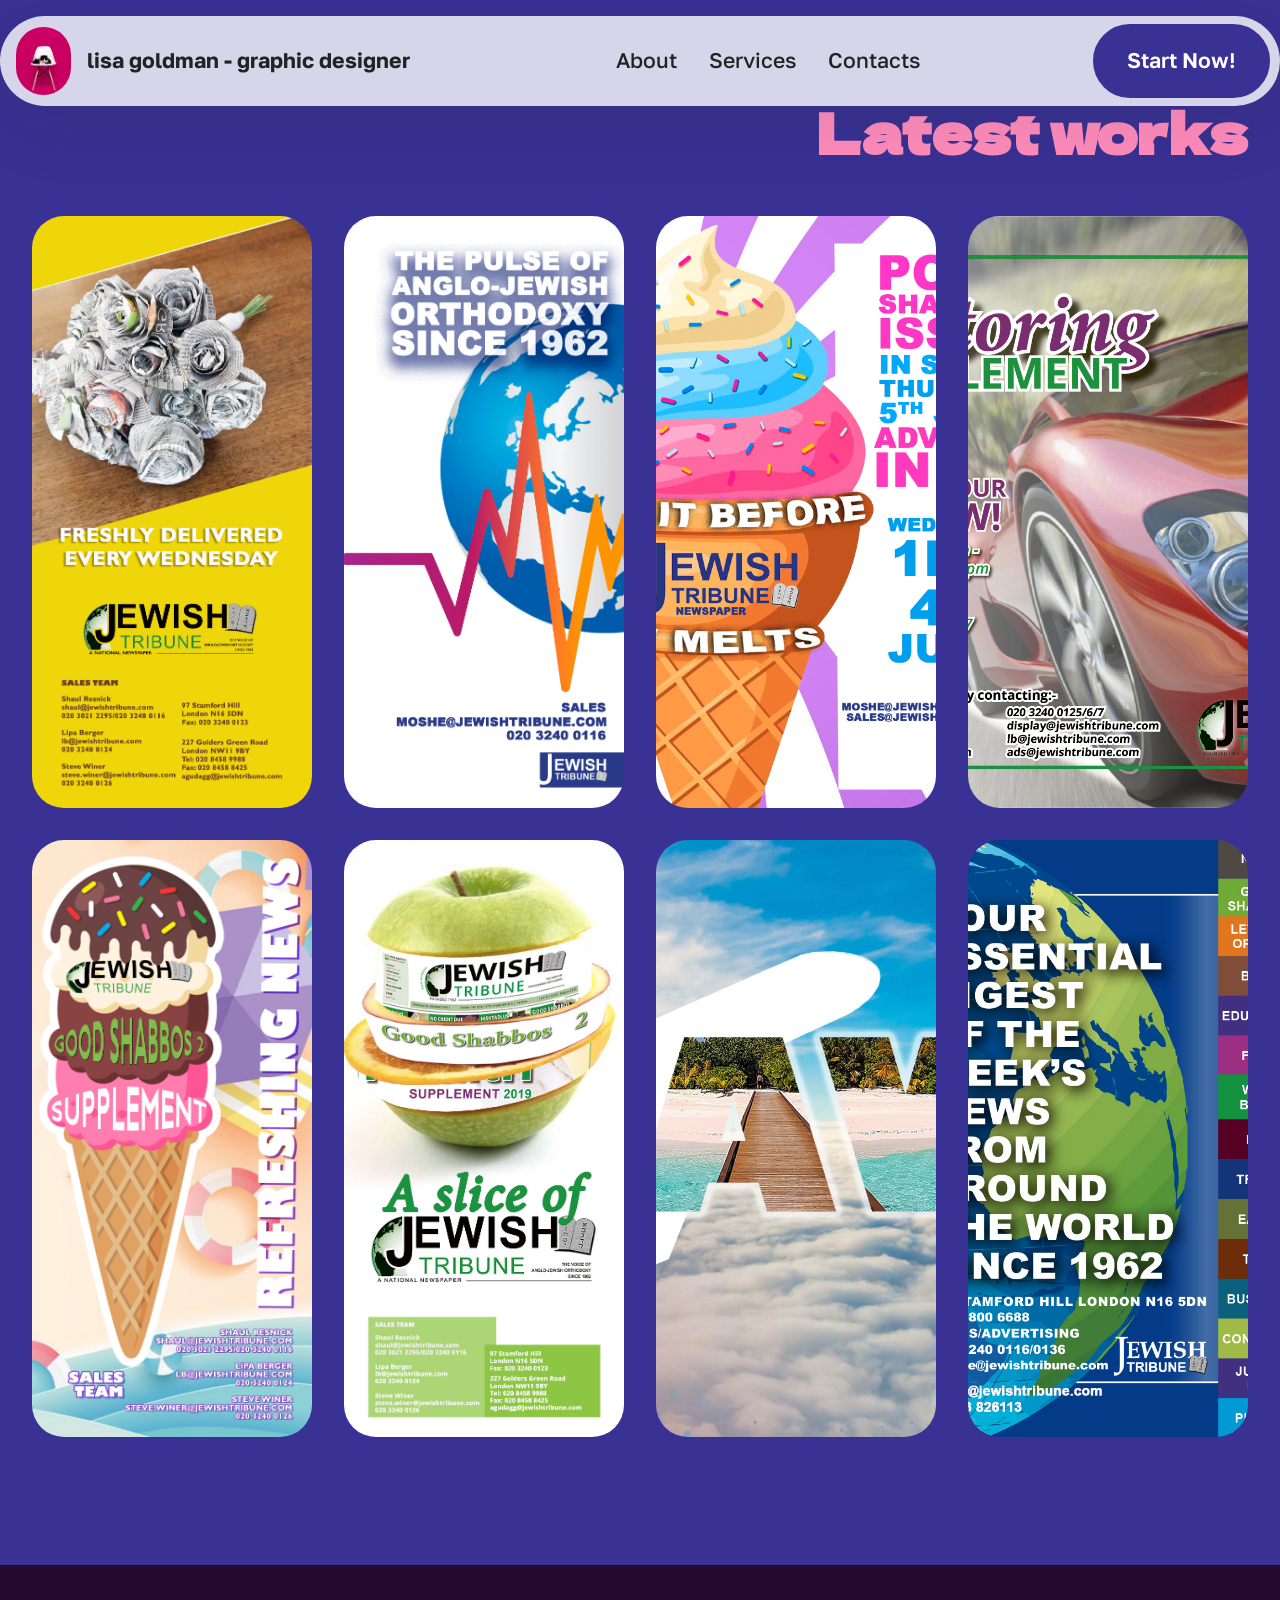
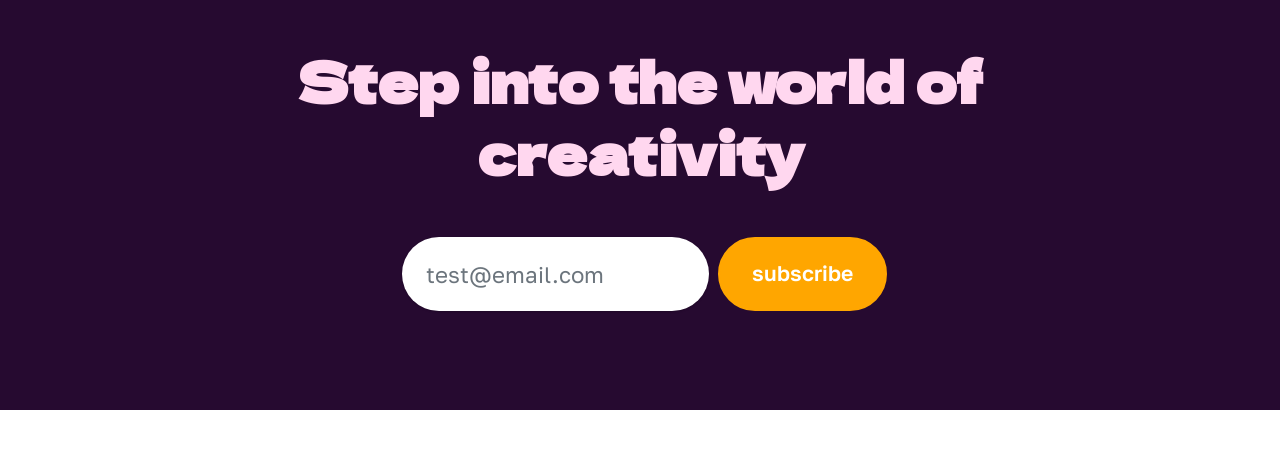
<file: ht/hjulczgyfz.mobirisesite.com/page2.html>
<!DOCTYPE html>
<html  >

<!-- Mirrored from hjulczgyfz.mobirisesite.com/page2.html by HTTrack Website Copier/3.x [XR&CO'2014], Sun, 31 May 2026 12:42:21 GMT -->
<!-- Added by HTTrack --><meta http-equiv="content-type" content="text/html;charset=utf-8" /><!-- /Added by HTTrack -->
<head>
  <!-- Site made with Mobirise Website Builder v6.1.12, https://mobirise.com -->
  <meta charset="UTF-8">
  <meta http-equiv="X-UA-Compatible" content="IE=edge">
  <meta name="generator" content="Mobirise v6.1.12, mobirise.com">
  <meta name="viewport" content="width=device-width, initial-scale=1, minimum-scale=1">
  <link rel="shortcut icon" href="../r.mobirisesite.com/2749625/assets/images/gallery087e43.jpg?v=1WsHTK" type="image/x-icon">
  <meta name="description" content="Adverts">
  
  
  <title>Page 2</title>
  <link rel="stylesheet" href="../r.mobirisesite.com/2749625/assets/web/assets/mobirise-icons2/mobirise2.css">
  <link rel="stylesheet" href="../r.mobirisesite.com/2749625/assets/bootstrap/css/bootstrap.min.css">
  <link rel="stylesheet" href="../r.mobirisesite.com/2749625/assets/animatecss/animate.css">
  <link rel="stylesheet" href="../r.mobirisesite.com/2749625/assets/dropdown/css/style.css">
  <link rel="stylesheet" href="../r.mobirisesite.com/2749625/assets/theme/css/style.css">
  <link rel="preload" href="https://fonts.googleapis.com/css?family=Dela+Gothic+One:400&amp;display=swap" as="style" onload="this.onload=null;this.rel='stylesheet'">
  <noscript><link rel="stylesheet" href="https://fonts.googleapis.com/css?family=Dela+Gothic+One:400&amp;display=swap"></noscript>
  <link rel="preload" href="https://fonts.googleapis.com/css?family=Golos+Text:400,500,600,700,800,900&amp;display=swap" as="style" onload="this.onload=null;this.rel='stylesheet'">
  <noscript><link rel="stylesheet" href="https://fonts.googleapis.com/css?family=Golos+Text:400,500,600,700,800,900&amp;display=swap"></noscript>
  <link rel="preload" as="style" href="../r.mobirisesite.com/2749625/assets/mobirise/css/mbr-additional73ff.css?v=Y5QdlY"><link rel="stylesheet" href="../r.mobirisesite.com/2749625/assets/mobirise/css/mbr-additional73ff.css?v=Y5QdlY" type="text/css">

  
  
  

<style>
.navbar-fixed-top {
  top: auto;
}
#mobirisePromo.container-banner {
  height: 11rem;
  opacity: 1;
  -webkit-animation: 11s linear animationHeight;
  -moz-animation: 11s linear animationHeight;
    -o-animation: 11s linear animationHeight;
       animation: 11s linear animationHeight;
       transition: all  0.5s;
}
#mobirisePromo.container-banner.container-banner-closing {
  pointer-events: none;
  height: 0;
  opacity: 0;
  -webkit-animation: 0.5s linear animationClosing;
  -moz-animation:  0.5s linear animationClosing;
    -o-animation:  0.5s linear animationClosing;
       animation:  0.5s linear animationClosing;
}
#mobirisePromo .banner {
  min-height: 11rem;
  position:fixed;
  top: 0;
  left: 0;
  right: 0;
  background: #fff;
  padding: 10px;
  opacity:1;
  -webkit-animation: 11s linear animationBanner;
  -moz-animation: 11s linear animationBanner;
    -o-animation: 11s linear animationBanner;
       animation: 11s linear animationBanner;
  z-index: 1031;
  display: flex;
  flex-direction: column;
  justify-content: center;
}
#mobirisePromo .banner p {
  overflow: hidden;
  display: -webkit-box;
  -webkit-line-clamp: 4;
  -webkit-box-orient: vertical;
  animation: none;
  visibility: visible;
}
#mobirisePromo .buy-license {
  text-decoration: underline;
}
#mobirisePromo .banner .btn {
  margin: 0.3rem 0.5rem;
  animation: none;
  visibility: visible;
}
.navbar.opened {
    z-index: 1032;
}
#mobirisePromo .mbr-section-abuse-report {
  margin-top: 0.8rem;
  font-size: 80%;
}
#mobirisePromo .mbr-section-abuse-report a {
  color: #aaa;
}
@-webkit-keyframes animationBanner { 0% { opacity: 0; top: -11rem; } 91% { opacity: 0; top: -11rem; } 100% { opacity: 1; top: 0; } }
@-moz-keyframes animationBanner { 0% { opacity: 0; top: -11rem; } 91% { opacity: 0; top: -11rem; } 100% { opacity: 1; top: 0; } }
@-o-keyframes animationBanner { 0% { opacity: 0; top: -11rem; } 91% { opacity: 0; top: -11rem; } 100% { opacity: 1; top: 0; } }
   @keyframes animationBanner { 0% { opacity: 0; top: -11rem; } 91% { opacity: 0; top: -11rem; } 100% { opacity: 1; top: 0; } }
@-webkit-keyframes animationHeight { 0% { height: 0; } 91% { height: 0; } 100% { height: 11rem; } }
@-moz-keyframes animationHeight { 0% { height: 0; } 91% { height: 0; } 100% { height: 11rem; } }
@-o-keyframes animationHeight { 0% { height: 0; } 91% { height: 0; } 100% { height: 11rem; } }
   @keyframes animationHeight { 0% { height: 0; } 91% { height: 0; } 100% { height: 11rem; } }

@-webkit-keyframes animationClosing { 0% { height: 11rem; opacity: 1; } 30% { height: 11rem; opacity: 0.5;} 100% { height: 0; opacity: 0;} }
@-moz-keyframes animationClosing { 0% { height: 11rem; opacity: 1; } 30% { height: 11rem; opacity: 0.5;} 100% { height: 0; opacity: 0;} }
@-o-keyframes animationClosing { 0% { height: 11rem; opacity: 1; } 30% { height: 11rem; opacity: 0.5;} 100% { height: 0; opacity: 0;} }
@keyframes animationClosing { 0% { height: 11rem; opacity: 1; } 30% { height: 11rem; opacity: 0.5;} 100% { height: 0; opacity: 0;} }

@media(max-width: 575px) {
  #mobirisePromo.container-banner {
    height: 14rem;
  }
  #mobirisePromo .banner {
    min-height: 14rem;
  }
  @-webkit-keyframes animationBanner { 0% { opacity: 0; top: -14rem; } 91% { opacity: 0; top: -14rem; } 100% { opacity: 1; top: 0; } }
  @-moz-keyframes animationBanner { 0% { opacity: 0; top: -14rem; } 91% { opacity: 0; top: -14rem; } 100% { opacity: 1; top: 0; } }
  @-o-keyframes animationBanner { 0% { opacity: 0; top: -14rem; } 91% { opacity: 0; top: -14rem; } 100% { opacity: 1; top: 0; } }
    @keyframes animationBanner { 0% { opacity: 0; top: -14rem; } 91% { opacity: 0; top: -14rem; } 100% { opacity: 1; top: 0; } }
  @-webkit-keyframes animationHeight { 0% { height: 0; } 91% { height: 0; } 100% { height: 14rem; } }
  @-moz-keyframes animationHeight { 0% { height: 0; } 91% { height: 0; } 100% { height: 14rem; } }
  @-o-keyframes animationHeight { 0% { height: 0; } 91% { height: 0; } 100% { height: 14rem; } }
    @keyframes animationHeight { 0% { height: 0; } 91% { height: 0; } 100% { height: 14rem; } }

  @-webkit-keyframes animationClosing { 0% { height: 14rem; opacity: 1; } 30% { height: 14rem; opacity: 0.5;} 100% { height: 0; opacity: 0;} }
  @-moz-keyframes animationClosing { 0% { height: 14rem; opacity: 1; } 30% { height: 14rem; opacity: 0.5;} 100% { height: 0; opacity: 0;} }
  @-o-keyframes animationClosing { 0% { height: 14rem; opacity: 1; } 30% { height: 14rem; opacity: 0.5;} 100% { height: 0; opacity: 0;} }
  @keyframes animationClosing { 0% { height: 14rem; opacity: 1; } 30% { height: 14rem; opacity: 0.5;} 100% { height: 0; opacity: 0;} }
}
</style>
</head>
<body>

  
  <section data-bs-version="5.1" class="menu menu5 cid-vkWG5S0Pya" once="menu" id="menu05-2">
	

	<nav class="navbar navbar-dropdown navbar-fixed-top navbar-expand-lg">
		<div class="container">
			<div class="navbar-brand">
				<span class="navbar-logo">
					<a href="https://mobiri.se/">
						<img src="../r.mobirisesite.com/2749625/assets/images/gallery087e43.jpg?v=1WsHTK" alt="Mobirise Website Builder" style="height: 4.3rem;">
					</a>
				</span>
				<span class="navbar-caption-wrap"><a class="navbar-caption text-black display-7" href="https://mobiri.se/">lisa goldman - graphic designer</a></span>
			</div>
			<button class="navbar-toggler" type="button" data-toggle="collapse" data-bs-toggle="collapse" data-target="#navbarSupportedContent" data-bs-target="#navbarSupportedContent" aria-controls="navbarNavAltMarkup" aria-expanded="false" aria-label="Toggle navigation">
				<div class="hamburger">
					<span></span>
					<span></span>
					<span></span>
					<span></span>
				</div>
			</button>
			<div class="collapse navbar-collapse" id="navbarSupportedContent">
				<ul class="navbar-nav nav-dropdown" data-app-modern-menu="true"><li class="nav-item">
						<a class="nav-link link text-black display-4" href="https://mobiri.se/">About</a>
					</li>
					<li class="nav-item">
						<a class="nav-link link text-black display-4" href="https://mobiri.se/" aria-expanded="false">Services</a>
					</li>
					<li class="nav-item">
						<a class="nav-link link text-black display-4" href="https://mobiri.se/">Contacts</a>
					</li></ul>
				<div class="navbar-buttons mbr-section-btn"><a class="btn btn-primary display-4" href="https://mobiri.se/"> Start Now!</a></div>
			</div>
		</div>
	</nav>
</section>

<section data-bs-version="5.1" class="gallery1 mbr-gallery cid-tIsjhWS5IM" id="gallery01-2">
    

    
    

    <div class="container-fluid">
        <div class="mbr-section-head mb-5">
            <h3 class="mbr-section-title mbr-fonts-style align-center m-0 display-2"><strong>Latest works</strong></h3>
            
        </div>
        <div class="row mbr-gallery mt-4">
            
            
            
            
            
            
            <div class="col-12 col-md-6 col-lg-3 item gallery-image active">
                <div class="item-wrapper mb-3" data-toggle="modal" data-bs-toggle="modal" data-target="#vkX1H6JA61-modal" data-bs-target="#vkX1H6JA61-modal">
                    <img class="w-100" src="../r.mobirisesite.com/2749625/assets/images/freshly7e43.jpg?v=1WsHTK" alt="Mobirise Website Builder" data-slide-to="0" data-bs-slide-to="0" data-target="#lb-vkX1H6JA61" data-bs-target="#lb-vkX1H6JA61">
                    <div class="icon-wrapper">
                        <span class="mobi-mbri mobi-mbri-search mbr-iconfont mbr-iconfont-btn"></span>
                    </div>
                </div>
                
            </div><div class="col-12 col-md-6 col-lg-3 item gallery-image active">
                <div class="item-wrapper mb-3" data-toggle="modal" data-bs-toggle="modal" data-target="#vkX1H6JA61-modal" data-bs-target="#vkX1H6JA61-modal">
                    <img class="w-100" src="../r.mobirisesite.com/2749625/assets/images/heartbeat7e43.jpg?v=1WsHTK" alt="Mobirise Website Builder" data-slide-to="1" data-bs-slide-to="1" data-target="#lb-vkX1H6JA61" data-bs-target="#lb-vkX1H6JA61">
                    <div class="icon-wrapper">
                        <span class="mobi-mbri mobi-mbri-search mbr-iconfont mbr-iconfont-btn"></span>
                    </div>
                </div>
                
            </div><div class="col-12 col-md-6 col-lg-3 item gallery-image active">
                <div class="item-wrapper mb-3" data-toggle="modal" data-bs-toggle="modal" data-target="#vkX1H6JA61-modal" data-bs-target="#vkX1H6JA61-modal">
                    <img class="w-100" src="../r.mobirisesite.com/2749625/assets/images/ice-cream7e43.jpg?v=1WsHTK" alt="Mobirise Website Builder" data-slide-to="2" data-bs-slide-to="2" data-target="#lb-vkX1H6JA61" data-bs-target="#lb-vkX1H6JA61">
                    <div class="icon-wrapper">
                        <span class="mobi-mbri mobi-mbri-search mbr-iconfont mbr-iconfont-btn"></span>
                    </div>
                </div>
                
            </div><div class="col-12 col-md-6 col-lg-3 item gallery-image active">
                <div class="item-wrapper mb-3" data-toggle="modal" data-bs-toggle="modal" data-target="#vkX1H6JA61-modal" data-bs-target="#vkX1H6JA61-modal">
                    <img class="w-100" src="../r.mobirisesite.com/2749625/assets/images/motoring7e43.jpg?v=1WsHTK" alt="Mobirise Website Builder" data-slide-to="3" data-bs-slide-to="3" data-target="#lb-vkX1H6JA61" data-bs-target="#lb-vkX1H6JA61">
                    <div class="icon-wrapper">
                        <span class="mobi-mbri mobi-mbri-search mbr-iconfont mbr-iconfont-btn"></span>
                    </div>
                </div>
                
            </div><div class="col-12 col-md-6 col-lg-3 item gallery-image active">
                <div class="item-wrapper mb-3" data-toggle="modal" data-bs-toggle="modal" data-target="#vkX1H6JA61-modal" data-bs-target="#vkX1H6JA61-modal">
                    <img class="w-100" src="../r.mobirisesite.com/2749625/assets/images/scoops7e43.jpg?v=1WsHTK" alt="Mobirise Website Builder" data-slide-to="4" data-bs-slide-to="4" data-target="#lb-vkX1H6JA61" data-bs-target="#lb-vkX1H6JA61">
                    <div class="icon-wrapper">
                        <span class="mobi-mbri mobi-mbri-search mbr-iconfont mbr-iconfont-btn"></span>
                    </div>
                </div>
                
            </div><div class="col-12 col-md-6 col-lg-3 item gallery-image active">
                <div class="item-wrapper mb-3" data-toggle="modal" data-bs-toggle="modal" data-target="#vkX1H6JA61-modal" data-bs-target="#vkX1H6JA61-modal">
                    <img class="w-100" src="../r.mobirisesite.com/2749625/assets/images/sliced-fruit-jt7e43.jpg?v=1WsHTK" alt="Mobirise Website Builder" data-slide-to="5" data-bs-slide-to="5" data-target="#lb-vkX1H6JA61" data-bs-target="#lb-vkX1H6JA61">
                    <div class="icon-wrapper">
                        <span class="mobi-mbri mobi-mbri-search mbr-iconfont mbr-iconfont-btn"></span>
                    </div>
                </div>
                
            </div><div class="col-12 col-md-6 col-lg-3 item gallery-image active">
                <div class="item-wrapper mb-3" data-toggle="modal" data-bs-toggle="modal" data-target="#vkX1H6JA61-modal" data-bs-target="#vkX1H6JA61-modal">
                    <img class="w-100" src="../r.mobirisesite.com/2749625/assets/images/travel7e43.jpg?v=1WsHTK" alt="Mobirise Website Builder" data-slide-to="6" data-bs-slide-to="6" data-target="#lb-vkX1H6JA61" data-bs-target="#lb-vkX1H6JA61">
                    <div class="icon-wrapper">
                        <span class="mobi-mbri mobi-mbri-search mbr-iconfont mbr-iconfont-btn"></span>
                    </div>
                </div>
                
            </div><div class="col-12 col-md-6 col-lg-3 item gallery-image active">
                <div class="item-wrapper mb-3" data-toggle="modal" data-bs-toggle="modal" data-target="#vkX1H6JA61-modal" data-bs-target="#vkX1H6JA61-modal">
                    <img class="w-100" src="../r.mobirisesite.com/2749625/assets/images/world7e43.jpg?v=1WsHTK" alt="Mobirise Website Builder" data-slide-to="7" data-bs-slide-to="7" data-target="#lb-vkX1H6JA61" data-bs-target="#lb-vkX1H6JA61">
                    <div class="icon-wrapper">
                        <span class="mobi-mbri mobi-mbri-search mbr-iconfont mbr-iconfont-btn"></span>
                    </div>
                </div>
                
            </div>
            
        </div>

        <div class="modal mbr-slider" tabindex="-1" role="dialog" aria-hidden="true" id="vkX1H6JA61-modal">
            <div class="modal-dialog" role="document">
                <div class="modal-content">
                    <div class="modal-body">
                        <div class="carousel slide" id="lb-vkX1H6JA61" data-ride="carousel" data-bs-ride="carousel" data-interval="3000" data-bs-interval="3000">
                            <div class="carousel-inner">
                                
                                
                                
                                
                                
                                
                                <div class="carousel-item active">
                                    <img class="d-block w-100" src="../r.mobirisesite.com/2749625/assets/images/freshly7e43.jpg?v=1WsHTK" alt="Mobirise Website Builder">
                                </div><div class="carousel-item">
                                    <img class="d-block w-100" src="../r.mobirisesite.com/2749625/assets/images/heartbeat7e43.jpg?v=1WsHTK" alt="Mobirise Website Builder">
                                </div><div class="carousel-item">
                                    <img class="d-block w-100" src="../r.mobirisesite.com/2749625/assets/images/ice-cream7e43.jpg?v=1WsHTK" alt="Mobirise Website Builder">
                                </div><div class="carousel-item">
                                    <img class="d-block w-100" src="../r.mobirisesite.com/2749625/assets/images/motoring7e43.jpg?v=1WsHTK" alt="Mobirise Website Builder">
                                </div><div class="carousel-item">
                                    <img class="d-block w-100" src="../r.mobirisesite.com/2749625/assets/images/scoops7e43.jpg?v=1WsHTK" alt="Mobirise Website Builder">
                                </div><div class="carousel-item">
                                    <img class="d-block w-100" src="../r.mobirisesite.com/2749625/assets/images/sliced-fruit-jt7e43.jpg?v=1WsHTK" alt="Mobirise Website Builder">
                                </div><div class="carousel-item">
                                    <img class="d-block w-100" src="../r.mobirisesite.com/2749625/assets/images/travel7e43.jpg?v=1WsHTK" alt="Mobirise Website Builder">
                                </div><div class="carousel-item">
                                    <img class="d-block w-100" src="../r.mobirisesite.com/2749625/assets/images/world7e43.jpg?v=1WsHTK" alt="Mobirise Website Builder">
                                </div>
                                
                            </div>
                            <ol class="carousel-indicators">
                                <li data-slide-to="0" data-bs-slide-to="0" class="active" data-target="#lb-vkX1H6JA61" data-bs-target="#lb-vkX1H6JA61"></li><li data-slide-to="1" data-bs-slide-to="1" class="" data-target="#lb-vkX1H6JA61" data-bs-target="#lb-vkX1H6JA61"></li><li data-slide-to="2" data-bs-slide-to="2" class="" data-target="#lb-vkX1H6JA61" data-bs-target="#lb-vkX1H6JA61"></li><li data-slide-to="3" data-bs-slide-to="3" class="" data-target="#lb-vkX1H6JA61" data-bs-target="#lb-vkX1H6JA61"></li><li data-slide-to="4" data-bs-slide-to="4" class="" data-target="#lb-vkX1H6JA61" data-bs-target="#lb-vkX1H6JA61"></li><li data-slide-to="5" data-bs-slide-to="5" class="" data-target="#lb-vkX1H6JA61" data-bs-target="#lb-vkX1H6JA61"></li><li data-slide-to="6" data-bs-slide-to="6" class="" data-target="#lb-vkX1H6JA61" data-bs-target="#lb-vkX1H6JA61"></li><li data-slide-to="7" data-bs-slide-to="7" class="" data-target="#lb-vkX1H6JA61" data-bs-target="#lb-vkX1H6JA61"></li>
                                
                                
                                
                                
                                
                                
                                
                            </ol>
                            <a role="button" href="#" class="close" data-dismiss="modal" data-bs-dismiss="modal" aria-label="Close">
                            </a>
                            <a class="carousel-control-prev carousel-control" role="button" data-slide="prev" data-bs-slide="prev" href="#lb-vkX1H6JA61">
                                <span class="mobi-mbri mobi-mbri-arrow-prev" aria-hidden="true"></span>
                                <span class="sr-only visually-hidden">Previous</span>
                            </a>
                            <a class="carousel-control-next carousel-control" role="button" data-slide="next" data-bs-slide="next" href="#lb-vkX1H6JA61">
                                <span class="mobi-mbri mobi-mbri-arrow-next" aria-hidden="true"></span>
                                <span class="sr-only visually-hidden">Next</span>
                            </a>
                        </div>
                    </div>
                </div>
            </div>
        </div>
    </div>
</section>

<section data-bs-version="5.1" class="form1 cid-tIsokmLLOC" id="form01-7">
	

	

	<div class="container">
		<div class="row content-wrapper justify-content-center">
			<div class="col-lg-7 mbr-form">
				<div class="col-lg-12 col-md-12 col-sm-12">
					<h5 class="mbr-section-title mbr-fonts-style mb-5 display-2">
						<strong>Step into the world of creativity</strong>
					</h5>
				</div>

				<div class="text-wrapper align-left" data-form-type="formoid">
					<!--Formbuilder Form-->
					<form action="https://mobirise.eu/" method="POST" class="mbr-form form-with-styler" data-form-title="Form Name"><input type="hidden" name="email" data-form-email="true" value="3k4hheTIFBUS7i6uzqVOrXFayl+5auleTXEszDuVoY21Jv0YynhynkrJBHR+BusSvWQfWyoYoBaQzo8HdQGKxDA6pRXecb4pUhZZcYkVBdQmS1xiHFmtJ3T2LrEipR00">
						<div class="row">
							<div hidden="hidden" data-form-alert="" class="alert alert-success col-12">Thanks for filling out the form!</div>
							<div hidden="hidden" data-form-alert-danger="" class="alert alert-danger col-12">
								Oops...! some problem!
							</div>
						</div>
						<div class="dragArea row">
							<div data-for="email" class="col-lg-6 col-md-6 col-sm-12 form-group">
								<input type="email" name="email" placeholder="test@email.com" data-form-field="email" class="form-control display-7" value="" id="email-form01-7">
							</div>
							<div class="col-auto mbr-section-btn"><button type="submit" class="w-100 w-100 w-100 w-100 w-100 w-100 btn btn-secondary display-7">subscribe</button></div>
						</div>
					</form>
					<!--Formbuilder Form-->
				</div>
			</div>
		</div>
	</div>
</section><section class="display-7" style="padding: 0;align-items: center;justify-content: center;flex-wrap: wrap;    align-content: center;display: flex;position: relative;height: 4rem;"><a href="https://mobiri.se/" style="flex: 1 1;height: 4rem;position: absolute;width: 100%;z-index: 1;"><img alt="" style="height: 4rem;" src="[data-uri]"></a><p style="margin: 0;text-align: center;" class="display-7">&#8204;</p><a style="z-index:1" href="https://mobirise.com/builder/ai-website-builder.html">AI Website Software</a></section><script src="../r.mobirisesite.com/2749625/assets/bootstrap/js/bootstrap.bundle.min.js"></script>  <script src="../r.mobirisesite.com/2749625/assets/smoothscroll/smooth-scroll.js"></script>  <script src="../r.mobirisesite.com/2749625/assets/ytplayer/index.js"></script>  <script src="../r.mobirisesite.com/2749625/assets/dropdown/js/navbar-dropdown.js"></script>  <script src="../r.mobirisesite.com/2749625/assets/theme/js/script.js"></script>  <script src="../r.mobirisesite.com/2749625/assets/formoid/formoid.min.js"></script>  
  
  
 <div id="scrollToTop" class="scrollToTop mbr-arrow-up"><a style="text-align: center;"><i class="mbr-arrow-up-icon mbr-arrow-up-icon-cm cm-icon cm-icon-smallarrow-up"></i></a></div>
    <input name="animation" type="hidden">
  </body>

<!-- Mirrored from hjulczgyfz.mobirisesite.com/page2.html by HTTrack Website Copier/3.x [XR&CO'2014], Sun, 31 May 2026 12:42:23 GMT -->
</html>
</file>
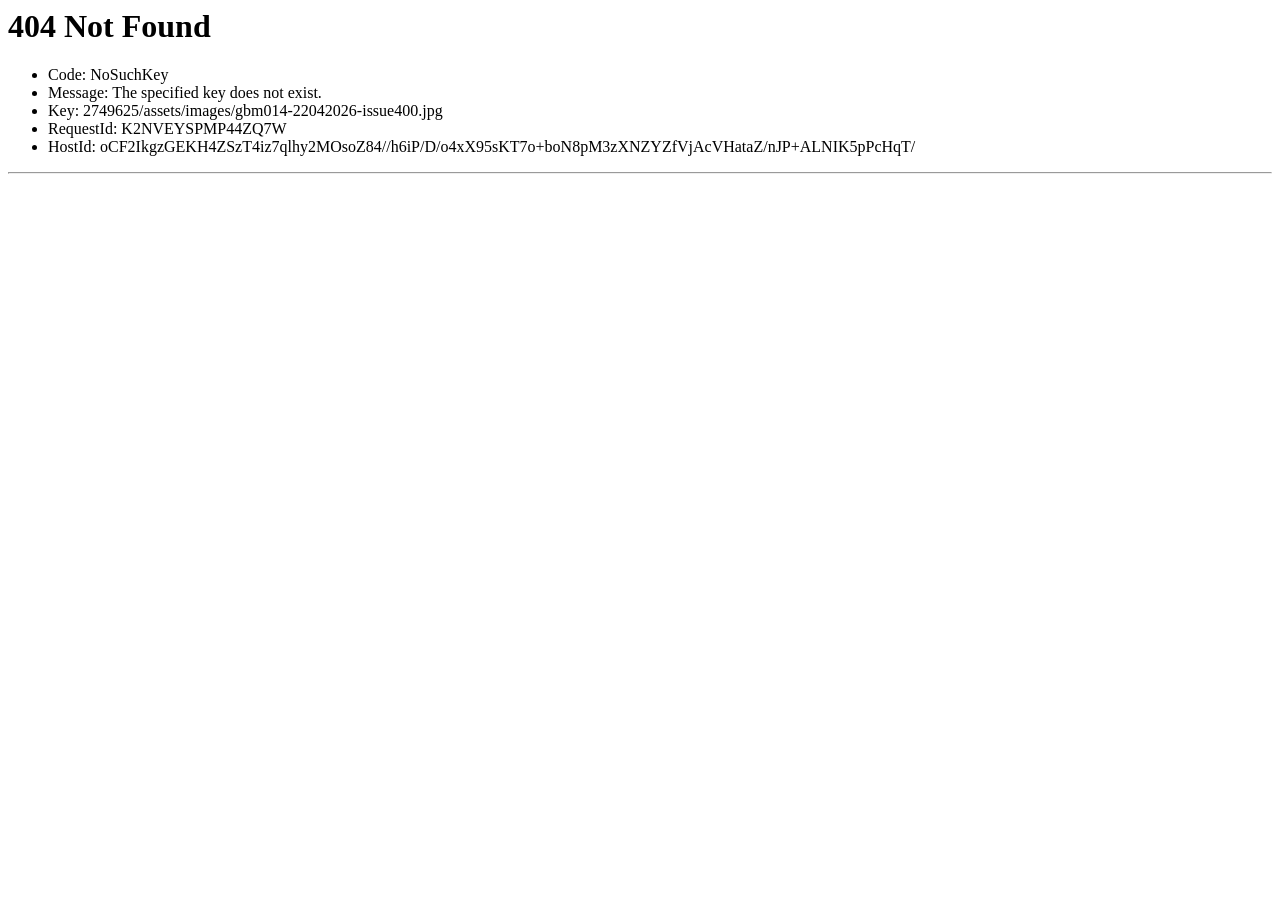
<file: ht/r.mobirisesite.com/2749625/assets/images/gbm014-22042026-issue4007e43.html>
<html>
<head><title>404 Not Found</title></head>
<body>
<h1>404 Not Found</h1>
<ul>
<li>Code: NoSuchKey</li>
<li>Message: The specified key does not exist.</li>
<li>Key: 2749625/assets/images/gbm014-22042026-issue400.jpg</li>
<li>RequestId: K2NVEYSPMP44ZQ7W</li>
<li>HostId: oCF2IkgzGEKH4ZSzT4iz7qlhy2MOsoZ84//h6iP/D/o4xX95sKT7o+boN8pM3zXNZYZfVjAcVHataZ/nJP+ALNIK5pPcHqT/</li>
</ul>
<hr/>
</body>
</html>
</file>
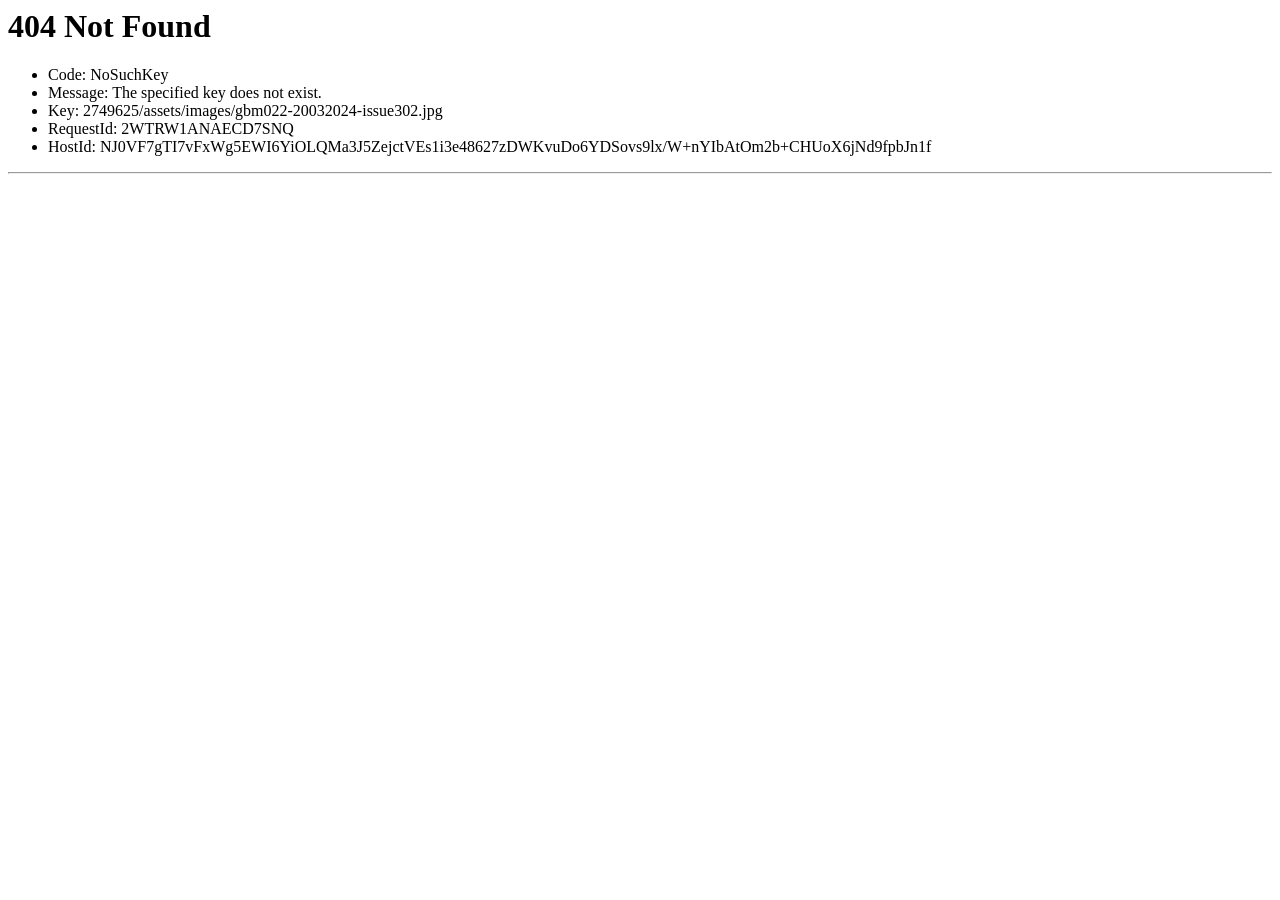
<file: ht/r.mobirisesite.com/2749625/assets/images/gbm022-20032024-issue3027e43.html>
<html>
<head><title>404 Not Found</title></head>
<body>
<h1>404 Not Found</h1>
<ul>
<li>Code: NoSuchKey</li>
<li>Message: The specified key does not exist.</li>
<li>Key: 2749625/assets/images/gbm022-20032024-issue302.jpg</li>
<li>RequestId: 2WTRW1ANAECD7SNQ</li>
<li>HostId: NJ0VF7gTI7vFxWg5EWI6YiOLQMa3J5ZejctVEs1i3e48627zDWKvuDo6YDSovs9lx/W+nYIbAtOm2b+CHUoX6jNd9fpbJn1f</li>
</ul>
<hr/>
</body>
</html>
</file>
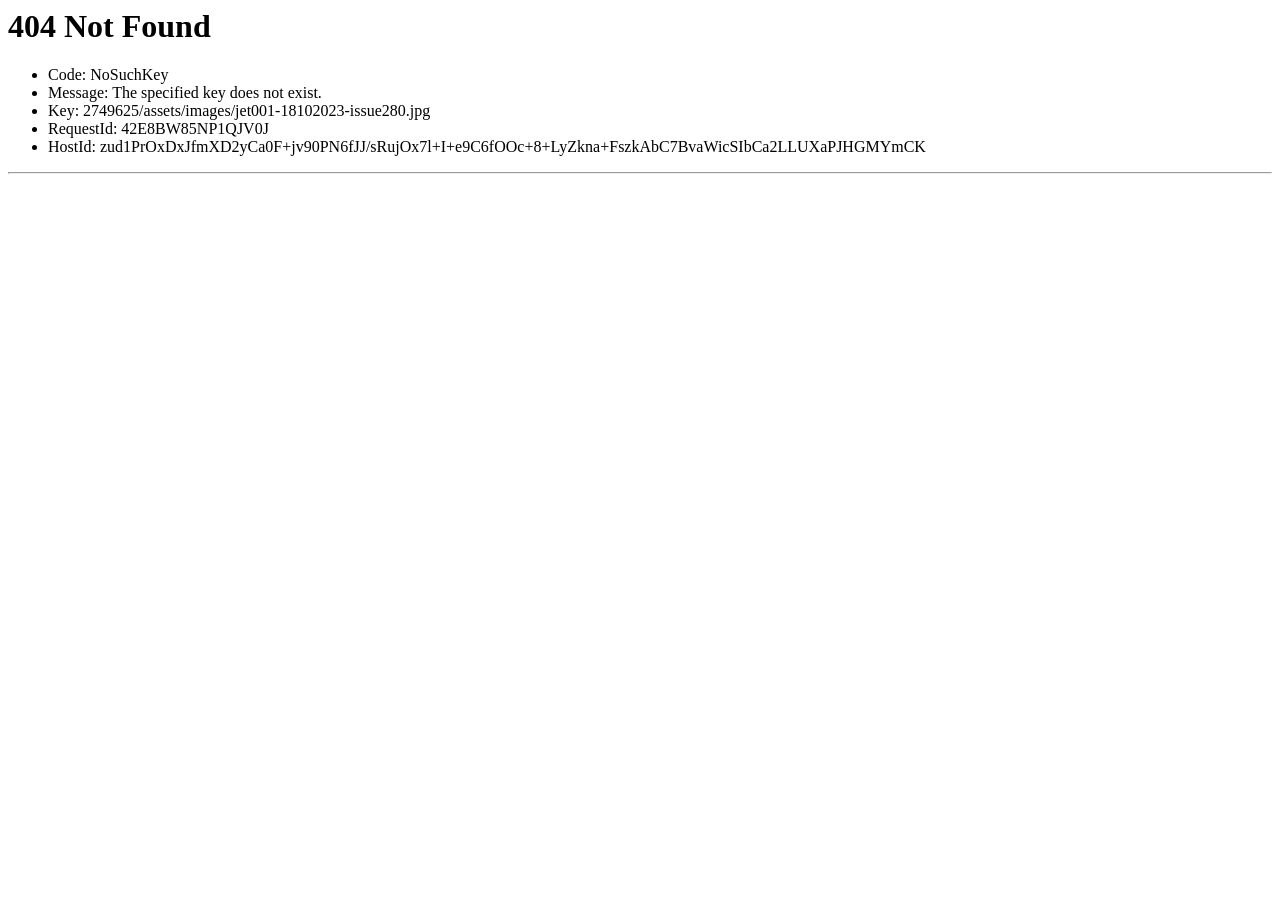
<file: ht/r.mobirisesite.com/2749625/assets/images/jet001-18102023-issue2807e43.html>
<html>
<head><title>404 Not Found</title></head>
<body>
<h1>404 Not Found</h1>
<ul>
<li>Code: NoSuchKey</li>
<li>Message: The specified key does not exist.</li>
<li>Key: 2749625/assets/images/jet001-18102023-issue280.jpg</li>
<li>RequestId: 42E8BW85NP1QJV0J</li>
<li>HostId: zud1PrOxDxJfmXD2yCa0F+jv90PN6fJJ/sRujOx7l+I+e9C6fOOc+8+LyZkna+FszkAbC7BvaWicSIbCa2LLUXaPJHGMYmCK</li>
</ul>
<hr/>
</body>
</html>
</file>
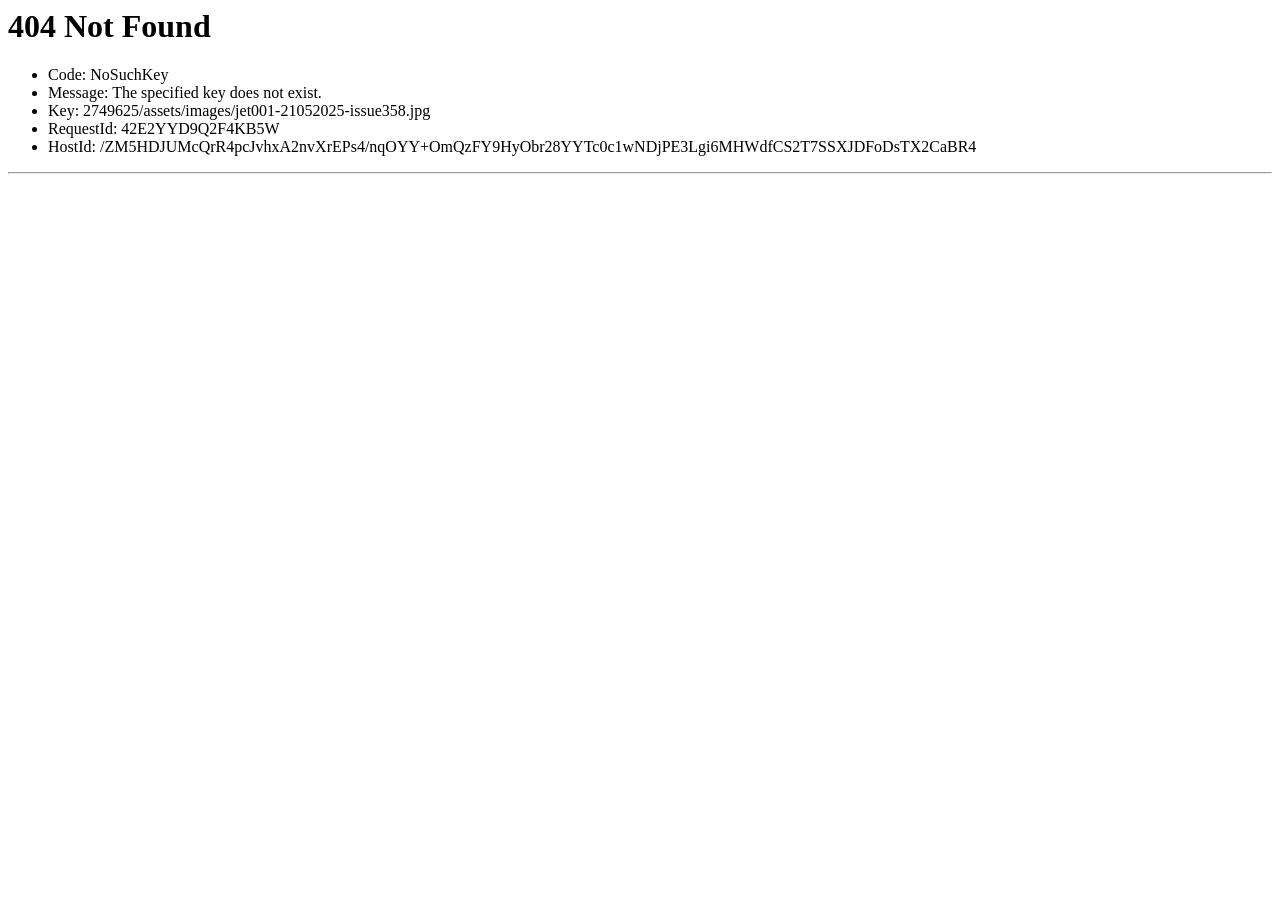
<file: ht/r.mobirisesite.com/2749625/assets/images/jet001-21052025-issue3587e43.html>
<html>
<head><title>404 Not Found</title></head>
<body>
<h1>404 Not Found</h1>
<ul>
<li>Code: NoSuchKey</li>
<li>Message: The specified key does not exist.</li>
<li>Key: 2749625/assets/images/jet001-21052025-issue358.jpg</li>
<li>RequestId: 42E2YYD9Q2F4KB5W</li>
<li>HostId: /ZM5HDJUMcQrR4pcJvhxA2nvXrEPs4/nqOYY+OmQzFY9HyObr28YYTc0c1wNDjPE3Lgi6MHWdfCS2T7SSXJDFoDsTX2CaBR4</li>
</ul>
<hr/>
</body>
</html>
</file>
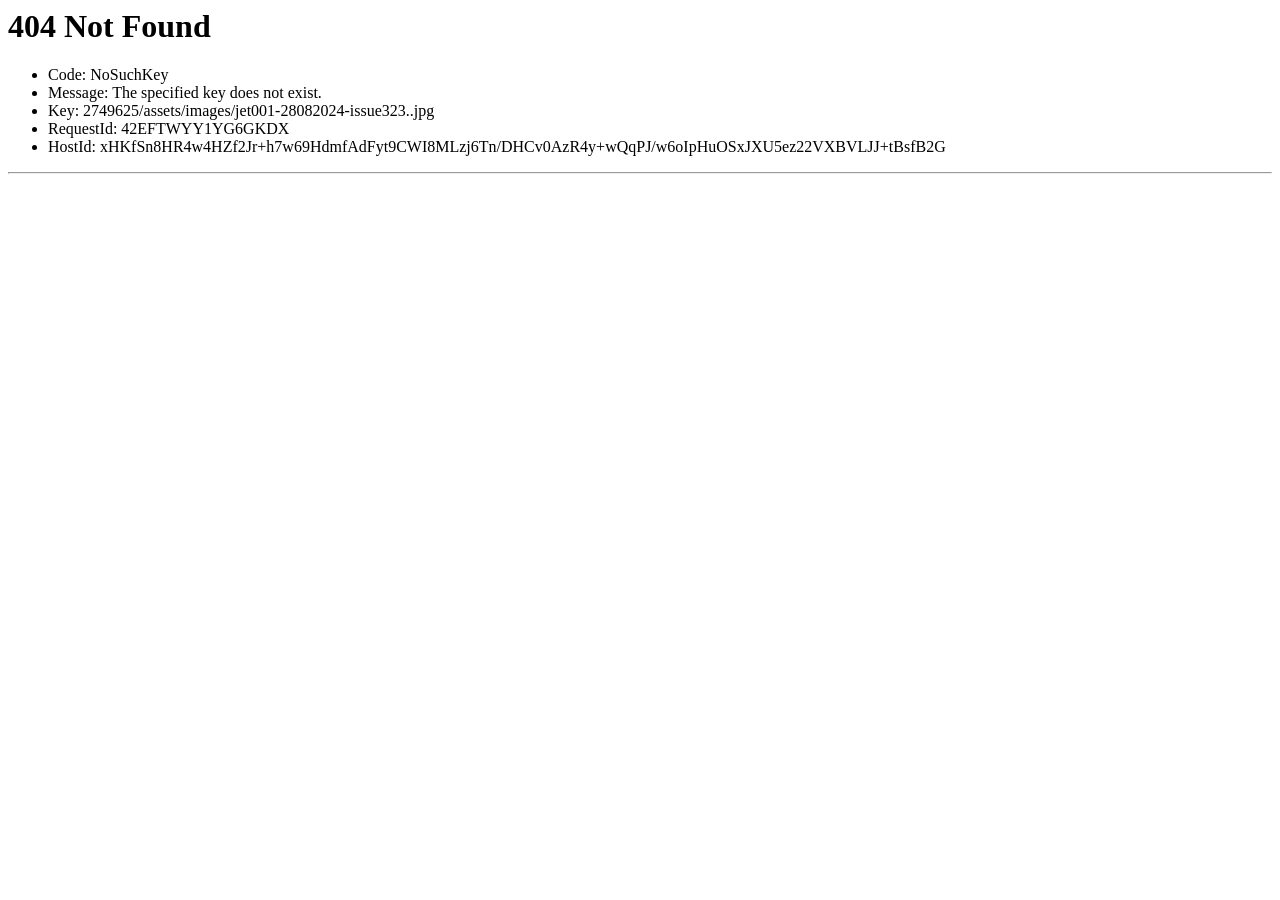
<file: ht/r.mobirisesite.com/2749625/assets/images/jet001-28082024-issue323.7e43.html>
<html>
<head><title>404 Not Found</title></head>
<body>
<h1>404 Not Found</h1>
<ul>
<li>Code: NoSuchKey</li>
<li>Message: The specified key does not exist.</li>
<li>Key: 2749625/assets/images/jet001-28082024-issue323..jpg</li>
<li>RequestId: 42EFTWYY1YG6GKDX</li>
<li>HostId: xHKfSn8HR4w4HZf2Jr+h7w69HdmfAdFyt9CWI8MLzj6Tn/DHCv0AzR4y+wQqPJ/w6oIpHuOSxJXU5ez22VXBVLJJ+tBsfB2G</li>
</ul>
<hr/>
</body>
</html>
</file>
<file: ht/r.mobirisesite.com/2749625/assets/dropdown/css/style.css>
.navbar-dropdown {
  left: 0;
  padding: 0;
  position: absolute;
  right: 0;
  top: 0;
  transition: all 0.45s ease;
  z-index: 1030;
  background: #282828; }
  .navbar-dropdown .navbar-logo {
    margin-right: 0.8rem;
    transition: margin 0.3s ease-in-out;
    vertical-align: middle; }
    .navbar-dropdown .navbar-logo img {
      height: 3.125rem;
      transition: all 0.3s ease-in-out; }
    .navbar-dropdown .navbar-logo.mbr-iconfont {
      font-size: 3.125rem;
      line-height: 3.125rem; }
  .navbar-dropdown .navbar-caption {
    font-weight: 700;
    white-space: normal;
    vertical-align: -4px;
    line-height: 3.125rem !important; }
    .navbar-dropdown .navbar-caption, .navbar-dropdown .navbar-caption:hover {
      color: inherit;
      text-decoration: none; }
  .navbar-dropdown .mbr-iconfont + .navbar-caption {
    vertical-align: -1px; }
  .navbar-dropdown.navbar-fixed-top {
    position: fixed; }
  .navbar-dropdown .navbar-brand span {
    vertical-align: -4px; }
  .navbar-dropdown.bg-color.transparent {
    background: none; }
  .navbar-dropdown.navbar-short .navbar-brand {
    padding: 0.625rem 0; }
    .navbar-dropdown.navbar-short .navbar-brand span {
      vertical-align: -1px; }
  .navbar-dropdown.navbar-short .navbar-caption {
    line-height: 2.375rem !important;
    vertical-align: -2px; }
  .navbar-dropdown.navbar-short .navbar-logo {
    margin-right: 0.5rem; }
    .navbar-dropdown.navbar-short .navbar-logo img {
      height: 2.375rem; }
    .navbar-dropdown.navbar-short .navbar-logo.mbr-iconfont {
      font-size: 2.375rem;
      line-height: 2.375rem; }
  .navbar-dropdown.navbar-short .mbr-table-cell {
    height: 3.625rem; }
  .navbar-dropdown .navbar-close {
    left: 0.6875rem;
    position: fixed;
    top: 0.75rem;
    z-index: 1000; }
  .navbar-dropdown .hamburger-icon {
    content: "";
    display: inline-block;
    vertical-align: middle;
    width: 16px;
    -webkit-box-shadow: 0 -6px 0 1px #282828,0 0 0 1px #282828,0 6px 0 1px #282828;
    -moz-box-shadow: 0 -6px 0 1px #282828,0 0 0 1px #282828,0 6px 0 1px #282828;
    box-shadow: 0 -6px 0 1px #282828,0 0 0 1px #282828,0 6px 0 1px #282828; }

.dropdown-menu .dropdown-toggle[data-toggle="dropdown-submenu"]::after {
  border-bottom: 0.35em solid transparent;
  border-left: 0.35em solid;
  border-right: 0;
  border-top: 0.35em solid transparent;
  margin-left: 0.3rem; }

.dropdown-menu .dropdown-item:focus {
  outline: 0; }

.nav-dropdown {
  font-size: 0.75rem;
  font-weight: 500;
  height: auto !important; }
  .nav-dropdown .nav-btn {
    padding-left: 1rem; }
  .nav-dropdown .link {
    margin: .667em 1.667em;
    font-weight: 500;
    padding: 0;
    transition: color .2s ease-in-out; }
    .nav-dropdown .link.dropdown-toggle {
      margin-right: 2.583em; }
      .nav-dropdown .link.dropdown-toggle::after {
        margin-left: .25rem;
        border-top: 0.35em solid;
        border-right: 0.35em solid transparent;
        border-left: 0.35em solid transparent;
        border-bottom: 0; }
      .nav-dropdown .link.dropdown-toggle[aria-expanded="true"] {
        margin: 0;
        padding: 0.667em 3.263em  0.667em 1.667em; }
  .nav-dropdown .link::after,
  .nav-dropdown .dropdown-item::after {
    color: inherit; }
  .nav-dropdown .btn {
    font-size: 0.75rem;
    font-weight: 700;
    letter-spacing: 0;
    margin-bottom: 0;
    padding-left: 1.25rem;
    padding-right: 1.25rem; }
  .nav-dropdown .dropdown-menu {
    border-radius: 0;
    border: 0;
    left: 0;
    margin: 0;
    padding-bottom: 1.25rem;
    padding-top: 1.25rem;
    position: relative; }
  .nav-dropdown .dropdown-submenu {
    margin-left: 0.125rem;
    top: 0; }
  .nav-dropdown .dropdown-item {
    font-weight: 500;
    line-height: 2;
    padding: 0.3846em 4.615em 0.3846em 1.5385em;
    position: relative;
    transition: color .2s ease-in-out, background-color .2s ease-in-out; }
    .nav-dropdown .dropdown-item::after {
      margin-top: -0.3077em;
      position: absolute;
      right: 1.1538em;
      top: 50%; }
    .nav-dropdown .dropdown-item:focus, .nav-dropdown .dropdown-item:hover {
      background: none; }

@media (max-width: 767px) {
  .nav-dropdown.navbar-toggleable-sm {
    bottom: 0;
    display: none;
    left: 0;
    overflow-x: hidden;
    position: fixed;
    top: 0;
    transform: translateX(-100%);
    -ms-transform: translateX(-100%);
    -webkit-transform: translateX(-100%);
    width: 18.75rem;
    z-index: 999; } }
.nav-dropdown.navbar-toggleable-xl {
  bottom: 0;
  display: none;
  left: 0;
  overflow-x: hidden;
  position: fixed;
  top: 0;
  transform: translateX(-100%);
  -ms-transform: translateX(-100%);
  -webkit-transform: translateX(-100%);
  width: 18.75rem;
  z-index: 999; }

.nav-dropdown-sm {
  display: block !important;
  overflow-x: hidden;
  overflow: auto;
  padding-top: 3.875rem; }
  .nav-dropdown-sm::after {
    content: "";
    display: block;
    height: 3rem;
    width: 100%; }
  .nav-dropdown-sm.collapse.in ~ .navbar-close {
    display: block !important; }
  .nav-dropdown-sm.collapsing, .nav-dropdown-sm.collapse.in {
    transform: translateX(0);
    -ms-transform: translateX(0);
    -webkit-transform: translateX(0);
    transition: all 0.25s ease-out;
    -webkit-transition: all 0.25s ease-out;
    background: #282828; }
  .nav-dropdown-sm.collapsing[aria-expanded="false"] {
    transform: translateX(-100%);
    -ms-transform: translateX(-100%);
    -webkit-transform: translateX(-100%); }
  .nav-dropdown-sm .nav-item {
    display: block;
    margin-left: 0 !important;
    padding-left: 0; }
  .nav-dropdown-sm .link,
  .nav-dropdown-sm .dropdown-item {
    border-top: 1px dotted rgba(255, 255, 255, 0.1);
    font-size: 0.8125rem;
    line-height: 1.6;
    margin: 0 !important;
    padding: 0.875rem 2.4rem 0.875rem 1.5625rem !important;
    position: relative;
    white-space: normal; }
    .nav-dropdown-sm .link:focus, .nav-dropdown-sm .link:hover,
    .nav-dropdown-sm .dropdown-item:focus,
    .nav-dropdown-sm .dropdown-item:hover {
      background: rgba(0, 0, 0, 0.2) !important;
      color: #c0a375; }
  .nav-dropdown-sm .nav-btn {
    position: relative;
    padding: 1.5625rem 1.5625rem 0 1.5625rem; }
    .nav-dropdown-sm .nav-btn::before {
      border-top: 1px dotted rgba(255, 255, 255, 0.1);
      content: "";
      left: 0;
      position: absolute;
      top: 0;
      width: 100%; }
    .nav-dropdown-sm .nav-btn + .nav-btn {
      padding-top: 0.625rem; }
      .nav-dropdown-sm .nav-btn + .nav-btn::before {
        display: none; }
  .nav-dropdown-sm .btn {
    padding: 0.625rem 0; }
  .nav-dropdown-sm .dropdown-toggle[data-toggle="dropdown-submenu"]::after {
    margin-left: .25rem;
    border-top: 0.35em solid;
    border-right: 0.35em solid transparent;
    border-left: 0.35em solid transparent;
    border-bottom: 0; }
  .nav-dropdown-sm .dropdown-toggle[data-toggle="dropdown-submenu"][aria-expanded="true"]::after {
    border-top: 0;
    border-right: 0.35em solid transparent;
    border-left: 0.35em solid transparent;
    border-bottom: 0.35em solid; }
  .nav-dropdown-sm .dropdown-menu {
    margin: 0;
    padding: 0;
    position: relative;
    top: 0;
    left: 0;
    width: 100%;
    border: 0;
    float: none;
    border-radius: 0;
    background: none; }
  .nav-dropdown-sm .dropdown-submenu {
    left: 100%;
    margin-left: 0.125rem;
    margin-top: -1.25rem;
    top: 0; }

.navbar-toggleable-sm .nav-dropdown .dropdown-menu {
  position: absolute; }

.navbar-toggleable-sm .nav-dropdown .dropdown-submenu {
  left: 100%;
  margin-left: 0.125rem;
  margin-top: -1.25rem;
  top: 0; }

.navbar-toggleable-sm.opened .nav-dropdown .dropdown-menu {
  position: relative; }

.navbar-toggleable-sm.opened .nav-dropdown .dropdown-submenu {
  left: 0;
  margin-left: 00rem;
  margin-top: 0rem;
  top: 0; }

.is-builder .nav-dropdown.collapsing {
  transition: none !important; }
</file>
<file: ht/r.mobirisesite.com/2749625/assets/theme/css/style.css>
@charset "UTF-8";
section {
  background-color: #ffffff;
}

body {
  font-style: normal;
  line-height: 1.5;
  font-weight: 400;
  color: #232323;
  position: relative;
}

button {
  background-color: transparent;
  border-color: transparent;
}

.embla__button,
.carousel-control {
  background-color: #edefea !important;
  opacity: 0.8 !important;
  color: #464845 !important;
  border-color: #edefea !important;
}

.carousel .close,
.modalWindow .close {
  background-color: #edefea !important;
  color: #464845 !important;
  border-color: #edefea !important;
  opacity: 0.8 !important;
}

.carousel .close:hover,
.modalWindow .close:hover {
  opacity: 1 !important;
}

.carousel-indicators li {
  background-color: #edefea !important;
  border: 2px solid #464845 !important;
}

.carousel-indicators li:hover,
.carousel-indicators li:active {
  opacity: 0.8 !important;
}

.embla__button:hover,
.carousel-control:hover {
  background-color: #edefea !important;
  opacity: 1 !important;
}

.modalWindow-video-container {
  height: 80%;
}

section,
.container,
.container-fluid {
  position: relative;
  word-wrap: break-word;
}

a.mbr-iconfont:hover {
  text-decoration: none;
}

.article .lead p,
.article .lead ul,
.article .lead ol,
.article .lead pre,
.article .lead blockquote {
  margin-bottom: 0;
}

a {
  font-style: normal;
  font-weight: 400;
  cursor: pointer;
}
a, a:hover {
  text-decoration: none;
}

.mbr-section-title {
  font-style: normal;
  line-height: 1.3;
}

.mbr-section-subtitle {
  line-height: 1.3;
}

.mbr-text {
  font-style: normal;
  line-height: 1.7;
}

h1,
h2,
h3,
h4,
h5,
h6,
.display-1,
.display-2,
.display-4,
.display-5,
.display-7,
span,
p,
a {
  line-height: 1;
  word-break: break-word;
  word-wrap: break-word;
  font-weight: 400;
}

b,
strong {
  font-weight: bold;
}

input:-webkit-autofill, input:-webkit-autofill:hover, input:-webkit-autofill:focus, input:-webkit-autofill:active {
  transition-delay: 9999s;
  -webkit-transition-property: background-color, color;
  transition-property: background-color, color;
}

textarea[type=hidden] {
  display: none;
}

section {
  background-position: 50% 50%;
  background-repeat: no-repeat;
  background-size: cover;
}
section .mbr-background-video,
section .mbr-background-video-preview {
  position: absolute;
  bottom: 0;
  left: 0;
  right: 0;
  top: 0;
}

.hidden {
  visibility: hidden;
}

.mbr-z-index20 {
  z-index: 20;
}

/*! Base colors */
.mbr-white {
  color: #ffffff;
}

.mbr-black {
  color: #111111;
}

.mbr-bg-white {
  background-color: #ffffff;
}

.mbr-bg-black {
  background-color: #000000;
}

/*! Text-aligns */
.align-left {
  text-align: left;
}

.align-center {
  text-align: center;
}

.align-right {
  text-align: right;
}

/*! Font-weight  */
.mbr-light {
  font-weight: 300;
}

.mbr-regular {
  font-weight: 400;
}

.mbr-semibold {
  font-weight: 500;
}

.mbr-bold {
  font-weight: 700;
}

/*! Media  */
.media-content {
  flex-basis: 100%;
}

.media-container-row {
  display: flex;
  flex-direction: row;
  flex-wrap: wrap;
  justify-content: center;
  align-content: center;
  align-items: start;
}
.media-container-row .media-size-item {
  width: 400px;
}

.media-container-column {
  display: flex;
  flex-direction: column;
  flex-wrap: wrap;
  justify-content: center;
  align-content: center;
  align-items: stretch;
}
.media-container-column > * {
  width: 100%;
}

@media (min-width: 992px) {
  .media-container-row {
    flex-wrap: nowrap;
  }
}
figure {
  margin-bottom: 0;
  overflow: hidden;
}

figure[mbr-media-size] {
  transition: width 0.1s;
}

img,
iframe {
  display: block;
  width: 100%;
}

.card {
  background-color: transparent;
  border: none;
}

.card-box {
  width: 100%;
}

.card-img {
  text-align: center;
  flex-shrink: 0;
  -webkit-flex-shrink: 0;
}

.media {
  max-width: 100%;
  margin: 0 auto;
}

.mbr-figure {
  align-self: center;
}

.media-container > div {
  max-width: 100%;
}

.mbr-figure img,
.card-img img {
  width: 100%;
}

@media (max-width: 991px) {
  .media-size-item {
    width: auto !important;
  }
  .media {
    width: auto;
  }
  .mbr-figure {
    width: 100% !important;
  }
}
/*! Buttons */
.mbr-section-btn {
  margin-left: -0.6rem;
  margin-right: -0.6rem;
  font-size: 0;
}

.btn {
  font-weight: 600;
  border-width: 1px;
  font-style: normal;
  margin: 0.6rem 0.6rem;
  white-space: normal;
  transition: all 0.2s ease-in-out;
  display: inline-flex;
  align-items: center;
  justify-content: center;
  word-break: break-word;
}

.btn-sm {
  font-weight: 600;
  letter-spacing: 0px;
  transition: all 0.3s ease-in-out;
}

.btn-md {
  font-weight: 600;
  letter-spacing: 0px;
  transition: all 0.3s ease-in-out;
}

.btn-lg {
  font-weight: 600;
  letter-spacing: 0px;
  transition: all 0.3s ease-in-out;
}

.btn-form {
  margin: 0;
}
.btn-form:hover {
  cursor: pointer;
}

nav .mbr-section-btn {
  margin-left: 0rem;
  margin-right: 0rem;
}

/*! Btn icon margin */
.btn .mbr-iconfont,
.btn.btn-sm .mbr-iconfont {
  order: 1;
  cursor: pointer;
  margin-left: 0.5rem;
  vertical-align: sub;
}

.btn.btn-md .mbr-iconfont,
.btn.btn-md .mbr-iconfont {
  margin-left: 0.8rem;
}

.mbr-regular {
  font-weight: 400;
}

.mbr-semibold {
  font-weight: 500;
}

.mbr-bold {
  font-weight: 700;
}

[type=submit] {
  -webkit-appearance: none;
}

/*! Full-screen */
.mbr-fullscreen .mbr-overlay {
  min-height: 100vh;
}

.mbr-fullscreen {
  display: flex;
  display: -moz-flex;
  display: -ms-flex;
  display: -o-flex;
  align-items: center;
  min-height: 100vh;
  padding-top: 3rem;
  padding-bottom: 3rem;
}

/*! Map */
.map {
  height: 25rem;
  position: relative;
}
.map iframe {
  width: 100%;
  height: 100%;
}

/*! Scroll to top arrow */
.mbr-arrow-up {
  bottom: 25px;
  right: 90px;
  position: fixed;
  text-align: right;
  z-index: 5000;
  color: #ffffff;
  font-size: 22px;
}

.mbr-arrow-up a {
  background: rgba(0, 0, 0, 0.2);
  border-radius: 50%;
  color: #fff;
  display: inline-block;
  height: 60px;
  width: 60px;
  border: 2px solid #fff;
  outline-style: none !important;
  position: relative;
  text-decoration: none;
  transition: all 0.3s ease-in-out;
  cursor: pointer;
  text-align: center;
}
.mbr-arrow-up a:hover {
  background-color: rgba(0, 0, 0, 0.4);
}
.mbr-arrow-up a i {
  line-height: 60px;
}

.mbr-arrow-up-icon {
  display: block;
  color: #fff;
}

.mbr-arrow-up-icon::before {
  content: "›";
  display: inline-block;
  font-family: serif;
  font-size: 22px;
  line-height: 1;
  font-style: normal;
  position: relative;
  top: 6px;
  left: -4px;
  transform: rotate(-90deg);
}

/*! Arrow Down */
.mbr-arrow {
  position: absolute;
  bottom: 45px;
  left: 50%;
  width: 60px;
  height: 60px;
  cursor: pointer;
  background-color: rgba(80, 80, 80, 0.5);
  border-radius: 50%;
  transform: translateX(-50%);
}
@media (max-width: 767px) {
  .mbr-arrow {
    display: none;
  }
}
.mbr-arrow > a {
  display: inline-block;
  text-decoration: none;
  outline-style: none;
  animation: arrowdown 1.7s ease-in-out infinite;
  color: #ffffff;
}
.mbr-arrow > a > i {
  position: absolute;
  top: -2px;
  left: 15px;
  font-size: 2rem;
}

#scrollToTop a i::before {
  content: "";
  position: absolute;
  display: block;
  border-bottom: 2.5px solid #fff;
  border-left: 2.5px solid #fff;
  width: 27.8%;
  height: 27.8%;
  left: 50%;
  top: 51%;
  transform: translateY(-30%) translateX(-50%) rotate(135deg);
}

@keyframes arrowdown {
  0% {
    transform: translateY(0px);
  }
  50% {
    transform: translateY(-5px);
  }
  100% {
    transform: translateY(0px);
  }
}
@media (max-width: 500px) {
  .mbr-arrow-up {
    left: 0;
    right: 0;
    text-align: center;
  }
}
/*Gradients animation*/
@keyframes gradient-animation {
  from {
    background-position: 0% 100%;
    animation-timing-function: ease-in-out;
  }
  to {
    background-position: 100% 0%;
    animation-timing-function: ease-in-out;
  }
}
.bg-gradient {
  background-size: 200% 200%;
  animation: gradient-animation 5s infinite alternate;
  -webkit-animation: gradient-animation 5s infinite alternate;
}

.menu .navbar-brand {
  display: -webkit-flex;
}
.menu .navbar-brand span {
  display: flex;
  display: -webkit-flex;
}
.menu .navbar-brand .navbar-caption-wrap {
  display: -webkit-flex;
}
.menu .navbar-brand .navbar-logo img {
  display: -webkit-flex;
  width: auto;
}
@media (min-width: 768px) and (max-width: 991px) {
  .menu .navbar-toggleable-sm .navbar-nav {
    display: -ms-flexbox;
  }
}
@media (max-width: 991px) {
  .menu .navbar-collapse {
    max-height: 93.5vh;
  }
  .menu .navbar-collapse.show {
    overflow: auto;
  }
}
@media (min-width: 992px) {
  .menu .navbar-nav.nav-dropdown {
    display: -webkit-flex;
  }
  .menu .navbar-toggleable-sm .navbar-collapse {
    display: -webkit-flex !important;
  }
  .menu .collapsed .navbar-collapse {
    max-height: 93.5vh;
  }
  .menu .collapsed .navbar-collapse.show {
    overflow: auto;
  }
}
@media (max-width: 767px) {
  .menu .navbar-collapse {
    max-height: 80vh;
  }
}

.nav-link .mbr-iconfont {
  margin-right: 0.5rem;
}

.navbar {
  display: -webkit-flex;
  -webkit-flex-wrap: wrap;
  -webkit-align-items: center;
  -webkit-justify-content: space-between;
}

.navbar-collapse {
  -webkit-flex-basis: 100%;
  -webkit-flex-grow: 1;
  -webkit-align-items: center;
}

.nav-dropdown .link {
  padding: 0.667em 1.667em !important;
  margin: 0 !important;
}

.nav {
  display: -webkit-flex;
  -webkit-flex-wrap: wrap;
}

.row {
  display: -webkit-flex;
  -webkit-flex-wrap: wrap;
}

.justify-content-center {
  -webkit-justify-content: center;
}

.form-inline {
  display: -webkit-flex;
}

.card-wrapper {
  -webkit-flex: 1;
}

.carousel-control {
  z-index: 10;
  display: -webkit-flex;
}

.carousel-controls {
  display: -webkit-flex;
}

.media {
  display: -webkit-flex;
}

.form-group:focus {
  outline: none;
}

.jq-selectbox__select {
  padding: 7px 0;
  position: relative;
}

.jq-selectbox__dropdown {
  overflow: hidden;
  border-radius: 10px;
  position: absolute;
  top: 100%;
  left: 0 !important;
  width: 100% !important;
}

.jq-selectbox__trigger-arrow {
  right: 0;
  transform: translateY(-50%);
}

.jq-selectbox li {
  padding: 1.07em 0.5em;
}

input[type=range] {
  padding-left: 0 !important;
  padding-right: 0 !important;
}

.modal-dialog,
.modal-content {
  height: 100%;
}

.modal-dialog .carousel-inner {
  height: calc(100vh - 1.75rem);
}
@media (max-width: 575px) {
  .modal-dialog .carousel-inner {
    height: calc(100vh - 1rem);
  }
}

.carousel-item {
  text-align: center;
}

.carousel-item img {
  margin: auto;
}

.navbar-toggler {
  align-self: flex-start;
  padding: 0.25rem 0.75rem;
  font-size: 1.25rem;
  line-height: 1;
  background: transparent;
  border: 1px solid transparent;
  border-radius: 0.25rem;
}

.navbar-toggler:focus,
.navbar-toggler:hover {
  text-decoration: none;
  box-shadow: none;
}

.navbar-toggler-icon {
  display: inline-block;
  width: 1.5em;
  height: 1.5em;
  vertical-align: middle;
  content: "";
  background: no-repeat center center;
  background-size: 100% 100%;
}

.navbar-toggler-left {
  position: absolute;
  left: 1rem;
}

.navbar-toggler-right {
  position: absolute;
  right: 1rem;
}

.card-img {
  width: auto;
}

.menu .navbar.collapsed:not(.beta-menu) {
  flex-direction: column;
}

.carousel-item.active,
.carousel-item-next,
.carousel-item-prev {
  display: flex;
}

.note-air-layout .dropup .dropdown-menu,
.note-air-layout .navbar-fixed-bottom .dropdown .dropdown-menu {
  bottom: initial !important;
}

html,
body {
  height: auto;
  min-height: 100vh;
}

.dropup .dropdown-toggle::after {
  display: none;
}

.form-asterisk {
  font-family: initial;
  position: absolute;
  top: -2px;
  font-weight: normal;
}

.form-control-label {
  position: relative;
  cursor: pointer;
  margin-bottom: 0.357em;
  padding: 0;
}

.alert {
  color: #ffffff;
  border-radius: 0;
  border: 0;
  font-size: 1.1rem;
  line-height: 1.5;
  margin-bottom: 1.875rem;
  padding: 1.25rem;
  position: relative;
  text-align: center;
}
.alert.alert-form::after {
  background-color: inherit;
  bottom: -7px;
  content: "";
  display: block;
  height: 14px;
  left: 50%;
  margin-left: -7px;
  position: absolute;
  transform: rotate(45deg);
  width: 14px;
}

.form-control {
  background-color: #ffffff;
  background-clip: border-box;
  color: #232323;
  line-height: 1rem !important;
  height: auto;
  padding: 1.2rem 2rem;
  transition: border-color 0.25s ease 0s;
  border: 1px solid transparent !important;
  border-radius: 4px;
  box-shadow: rgba(0, 0, 0, 0.07) 0px 1px 1px 0px, rgba(0, 0, 0, 0.07) 0px 1px 3px 0px, rgba(0, 0, 0, 0.03) 0px 0px 0px 1px;
}
.form-active .form-control:invalid {
  border-color: red;
}

.row > * {
  padding-right: 1rem;
  padding-left: 1rem;
}

form .row {
  margin-left: -0.6rem;
  margin-right: -0.6rem;
}
form .row [class*=col] {
  padding-left: 0.6rem;
  padding-right: 0.6rem;
}

form .mbr-section-btn {
  padding-left: 0.6rem;
  padding-right: 0.6rem;
}

form .form-check-input {
  margin-top: 0.5;
}

textarea.form-control {
  line-height: 1.5rem !important;
}

.form-group {
  margin-bottom: 1.2rem;
}

.form-control,
form .btn {
  min-height: 48px;
}

.gdpr-block label span.textGDPR input[name=gdpr] {
  top: 7px;
}

.form-control:focus {
  box-shadow: none;
}

:focus {
  outline: none;
}

.mbr-overlay {
  background-color: #000;
  bottom: 0;
  left: 0;
  opacity: 0.5;
  position: absolute;
  right: 0;
  top: 0;
  z-index: 0;
  pointer-events: none;
}

blockquote {
  font-style: italic;
  padding: 3rem;
  font-size: 1.09rem;
  position: relative;
  border-left: 3px solid;
}

ul,
ol,
pre,
blockquote {
  margin-bottom: 2.3125rem;
}

.mt-4 {
  margin-top: 2rem !important;
}

.mb-4 {
  margin-bottom: 2rem !important;
}

.container,
.container-fluid {
  padding-left: 16px;
  padding-right: 16px;
}

.row {
  margin-left: -16px;
  margin-right: -16px;
}
.row > [class*=col] {
  padding-left: 16px;
  padding-right: 16px;
}

@media (min-width: 992px) {
  .container-fluid {
    padding-left: 32px;
    padding-right: 32px;
  }
}
@media (max-width: 991px) {
  .mbr-container {
    padding-left: 16px;
    padding-right: 16px;
  }
}
.app-video-wrapper > img {
  opacity: 1;
}

.app-video-wrapper {
  background: transparent;
}

.item {
  position: relative;
}

.dropdown-menu .dropdown-menu {
  left: 100%;
}

.dropdown-item + .dropdown-menu {
  display: none;
}

.dropdown-item:hover + .dropdown-menu,
.dropdown-menu:hover {
  display: block;
}

@media (min-aspect-ratio: 16/9) {
  .mbr-video-foreground {
    height: 300% !important;
    top: -100% !important;
  }
}
@media (max-aspect-ratio: 16/9) {
  .mbr-video-foreground {
    width: 300% !important;
    left: -100% !important;
  }
}.engine {
	position: absolute;
	text-indent: -2400px;
	text-align: center;
	padding: 0;
	top: 0;
	left: -2400px;
}
</file>
<file: ht/r.mobirisesite.com/2749625/assets/mobirise/css/mbr-additional2713.css>
.btn {
  border-width: 2px;
}
img,
.card-wrap,
.card-wrapper,
.video-wrapper,
.mbr-figure iframe,
.google-map iframe,
.slide-content,
.plan,
.card,
.item-wrapper,
.item-wrapper .mbr-overlay {
  border-radius: 2rem !important;
}
.video-wrapper {
  overflow: hidden;
}
body {
  font-family: Inter Tight;
}
.display-1 {
  font-family: 'Dela Gothic One', display;
  font-size: 5rem;
  line-height: 1;
}
.display-1 > .mbr-iconfont {
  font-size: 6.25rem;
}
.display-2 {
  font-family: 'Dela Gothic One', display;
  font-size: 4rem;
  line-height: 1;
}
.display-2 > .mbr-iconfont {
  font-size: 5rem;
}
.display-4 {
  font-family: 'Golos Text', sans-serif;
  font-size: 1.4rem;
  line-height: 1.5;
}
.display-4 > .mbr-iconfont {
  font-size: 1.75rem;
}
.display-5 {
  font-family: 'Dela Gothic One', display;
  font-size: 2rem;
  line-height: 1.5;
}
.display-5 > .mbr-iconfont {
  font-size: 2.5rem;
}
.display-7 {
  font-family: 'Golos Text', sans-serif;
  font-size: 1.4rem;
  line-height: 1.3;
}
.display-7 > .mbr-iconfont {
  font-size: 1.75rem;
}
/* ---- Fluid typography for mobile devices ---- */
/* 1.4 - font scale ratio ( bootstrap == 1.42857 ) */
/* 100vw - current viewport width */
/* (48 - 20)  48 == 48rem == 768px, 20 == 20rem == 320px(minimal supported viewport) */
/* 0.65 - min scale variable, may vary */
@media (max-width: 992px) {
  .display-1 {
    font-size: 4rem;
  }
}
@media (max-width: 768px) {
  .display-1 {
    font-size: 3.5rem;
    font-size: calc( 2.4rem + (5 - 2.4) * ((100vw - 20rem) / (48 - 20)));
    line-height: calc( 1.1 * (2.4rem + (5 - 2.4) * ((100vw - 20rem) / (48 - 20))));
  }
  .display-2 {
    font-size: 3.2rem;
    font-size: calc( 2.05rem + (4 - 2.05) * ((100vw - 20rem) / (48 - 20)));
    line-height: calc( 1.3 * (2.05rem + (4 - 2.05) * ((100vw - 20rem) / (48 - 20))));
  }
  .display-4 {
    font-size: 1.12rem;
    font-size: calc( 1.14rem + (1.4 - 1.14) * ((100vw - 20rem) / (48 - 20)));
    line-height: calc( 1.4 * (1.14rem + (1.4 - 1.14) * ((100vw - 20rem) / (48 - 20))));
  }
  .display-5 {
    font-size: 1.6rem;
    font-size: calc( 1.35rem + (2 - 1.35) * ((100vw - 20rem) / (48 - 20)));
    line-height: calc( 1.4 * (1.35rem + (2 - 1.35) * ((100vw - 20rem) / (48 - 20))));
  }
  .display-7 {
    font-size: 1.12rem;
    font-size: calc( 1.14rem + (1.4 - 1.14) * ((100vw - 20rem) / (48 - 20)));
    line-height: calc( 1.4 * (1.14rem + (1.4 - 1.14) * ((100vw - 20rem) / (48 - 20))));
  }
}
@media (min-width: 992px) and (max-width: 1400px) {
  .display-1 {
    font-size: 3.5rem;
    font-size: calc( 2.4rem + (5 - 2.4) * ((100vw - 62rem) / (87 - 62)));
    line-height: calc( 1.1 * (2.4rem + (5 - 2.4) * ((100vw - 62rem) / (87 - 62))));
  }
  .display-2 {
    font-size: 3.2rem;
    font-size: calc( 2.05rem + (4 - 2.05) * ((100vw - 62rem) / (87 - 62)));
    line-height: calc( 1.3 * (2.05rem + (4 - 2.05) * ((100vw - 62rem) / (87 - 62))));
  }
  .display-4 {
    font-size: 1.12rem;
    font-size: calc( 1.14rem + (1.4 - 1.14) * ((100vw - 62rem) / (87 - 62)));
    line-height: calc( 1.4 * (1.14rem + (1.4 - 1.14) * ((100vw - 62rem) / (87 - 62))));
  }
  .display-5 {
    font-size: 1.6rem;
    font-size: calc( 1.35rem + (2 - 1.35) * ((100vw - 62rem) / (87 - 62)));
    line-height: calc( 1.4 * (1.35rem + (2 - 1.35) * ((100vw - 62rem) / (87 - 62))));
  }
  .display-7 {
    font-size: 1.12rem;
    font-size: calc( 1.14rem + (1.4 - 1.14) * ((100vw - 62rem) / (87 - 62)));
    line-height: calc( 1.4 * (1.14rem + (1.4 - 1.14) * ((100vw - 62rem) / (87 - 62))));
  }
}
/* Buttons */
.btn {
  padding: 1.25rem 2rem;
  border-radius: 4px;
}
@media (max-width: 767px) {
  .btn {
    padding: 0.75rem 1.5rem;
  }
}
.btn-sm {
  padding: 0.6rem 1.2rem;
  border-radius: 4px;
}
.btn-md {
  padding: 0.6rem 1.2rem;
  border-radius: 4px;
}
.btn-lg {
  padding: 1.25rem 2rem;
  border-radius: 4px;
}
.bg-primary {
  background-color: #393193 !important;
}
.bg-success {
  background-color: #0225ac !important;
}
.bg-info {
  background-color: #1a3c22 !important;
}
.bg-warning {
  background-color: #ffaac7 !important;
}
.bg-danger {
  background-color: #393193 !important;
}
.btn-primary,
.btn-primary:active {
  background-color: #393193 !important;
  border-color: #393193 !important;
  color: #ffffff !important;
  box-shadow: none;
}
.btn-primary:hover,
.btn-primary:focus,
.btn-primary.focus,
.btn-primary.active {
  color: inherit;
  background-color: #483eb9 !important;
  border-color: #483eb9 !important;
  box-shadow: none;
}
.btn-primary.disabled,
.btn-primary:disabled {
  color: #ffffff !important;
  background-color: #483eb9 !important;
  border-color: #483eb9 !important;
}
.btn-secondary,
.btn-secondary:active {
  background-color: #ffa600 !important;
  border-color: #ffa600 !important;
  color: #ffffff !important;
  box-shadow: none;
}
.btn-secondary:hover,
.btn-secondary:focus,
.btn-secondary.focus,
.btn-secondary.active {
  color: inherit;
  background-color: #ffb833 !important;
  border-color: #ffb833 !important;
  box-shadow: none;
}
.btn-secondary.disabled,
.btn-secondary:disabled {
  color: #ffffff !important;
  background-color: #ffb833 !important;
  border-color: #ffb833 !important;
}
.btn-info,
.btn-info:active {
  background-color: #1a3c22 !important;
  border-color: #1a3c22 !important;
  color: #ffffff !important;
  box-shadow: none;
}
.btn-info:hover,
.btn-info:focus,
.btn-info.focus,
.btn-info.active {
  color: inherit;
  background-color: #296036 !important;
  border-color: #296036 !important;
  box-shadow: none;
}
.btn-info.disabled,
.btn-info:disabled {
  color: #ffffff !important;
  background-color: #296036 !important;
  border-color: #296036 !important;
}
.btn-success,
.btn-success:active {
  background-color: #0225ac !important;
  border-color: #0225ac !important;
  color: #ffffff !important;
  box-shadow: none;
}
.btn-success:hover,
.btn-success:focus,
.btn-success.focus,
.btn-success.active {
  color: inherit;
  background-color: #0330de !important;
  border-color: #0330de !important;
  box-shadow: none;
}
.btn-success.disabled,
.btn-success:disabled {
  color: #ffffff !important;
  background-color: #0330de !important;
  border-color: #0330de !important;
}
.btn-warning,
.btn-warning:active {
  background-color: #ffaac7 !important;
  border-color: #ffaac7 !important;
  color: #ffffff !important;
  box-shadow: none;
}
.btn-warning:hover,
.btn-warning:focus,
.btn-warning.focus,
.btn-warning.active {
  color: inherit;
  background-color: #ffdde9 !important;
  border-color: #ffdde9 !important;
  box-shadow: none;
}
.btn-warning.disabled,
.btn-warning:disabled {
  color: #ffffff !important;
  background-color: #ffdde9 !important;
  border-color: #ffdde9 !important;
}
.btn-danger,
.btn-danger:active {
  background-color: #393193 !important;
  border-color: #393193 !important;
  color: #ffffff !important;
  box-shadow: none;
}
.btn-danger:hover,
.btn-danger:focus,
.btn-danger.focus,
.btn-danger.active {
  color: inherit;
  background-color: #483eb9 !important;
  border-color: #483eb9 !important;
  box-shadow: none;
}
.btn-danger.disabled,
.btn-danger:disabled {
  color: #ffffff !important;
  background-color: #483eb9 !important;
  border-color: #483eb9 !important;
}
.btn-white,
.btn-white:active {
  background-color: #eff0ec !important;
  border-color: #eff0ec !important;
  color: #757b62 !important;
  box-shadow: none;
}
.btn-white:hover,
.btn-white:focus,
.btn-white.focus,
.btn-white.active {
  color: inherit;
  background-color: #ffffff !important;
  border-color: #ffffff !important;
  box-shadow: none;
}
.btn-white.disabled,
.btn-white:disabled {
  color: #757b62 !important;
  background-color: #ffffff !important;
  border-color: #ffffff !important;
}
.btn-black,
.btn-black:active {
  background-color: #232323 !important;
  border-color: #232323 !important;
  color: #ffffff !important;
  box-shadow: none;
}
.btn-black:hover,
.btn-black:focus,
.btn-black.focus,
.btn-black.active {
  color: inherit;
  background-color: #3d3d3d !important;
  border-color: #3d3d3d !important;
  box-shadow: none;
}
.btn-black.disabled,
.btn-black:disabled {
  color: #ffffff !important;
  background-color: #3d3d3d !important;
  border-color: #3d3d3d !important;
}
.btn-primary-outline,
.btn-primary-outline:active {
  background-color: transparent !important;
  border-color: #393193;
  color: #393193;
}
.btn-primary-outline:hover,
.btn-primary-outline:focus,
.btn-primary-outline.focus,
.btn-primary-outline.active {
  color: #201b52 !important;
  background-color: transparent !important;
  border-color: #201b52 !important;
  box-shadow: none !important;
}
.btn-primary-outline.disabled,
.btn-primary-outline:disabled {
  color: #ffffff !important;
  background-color: #393193 !important;
  border-color: #393193 !important;
}
.btn-secondary-outline,
.btn-secondary-outline:active {
  background-color: transparent !important;
  border-color: #ffa600;
  color: #ffa600;
}
.btn-secondary-outline:hover,
.btn-secondary-outline:focus,
.btn-secondary-outline.focus,
.btn-secondary-outline.active {
  color: #a86e00 !important;
  background-color: transparent !important;
  border-color: #a86e00 !important;
  box-shadow: none !important;
}
.btn-secondary-outline.disabled,
.btn-secondary-outline:disabled {
  color: #ffffff !important;
  background-color: #ffa600 !important;
  border-color: #ffa600 !important;
}
.btn-info-outline,
.btn-info-outline:active {
  background-color: transparent !important;
  border-color: #1a3c22;
  color: #1a3c22;
}
.btn-info-outline:hover,
.btn-info-outline:focus,
.btn-info-outline.focus,
.btn-info-outline.active {
  color: #000000 !important;
  background-color: transparent !important;
  border-color: #000000 !important;
  box-shadow: none !important;
}
.btn-info-outline.disabled,
.btn-info-outline:disabled {
  color: #ffffff !important;
  background-color: #1a3c22 !important;
  border-color: #1a3c22 !important;
}
.btn-success-outline,
.btn-success-outline:active {
  background-color: transparent !important;
  border-color: #0225ac;
  color: #0225ac;
}
.btn-success-outline:hover,
.btn-success-outline:focus,
.btn-success-outline.focus,
.btn-success-outline.active {
  color: #011356 !important;
  background-color: transparent !important;
  border-color: #011356 !important;
  box-shadow: none !important;
}
.btn-success-outline.disabled,
.btn-success-outline:disabled {
  color: #ffffff !important;
  background-color: #0225ac !important;
  border-color: #0225ac !important;
}
.btn-warning-outline,
.btn-warning-outline:active {
  background-color: transparent !important;
  border-color: #ffaac7;
  color: #ffaac7;
}
.btn-warning-outline:hover,
.btn-warning-outline:focus,
.btn-warning-outline.focus,
.btn-warning-outline.active {
  color: #ff538e !important;
  background-color: transparent !important;
  border-color: #ff538e !important;
  box-shadow: none !important;
}
.btn-warning-outline.disabled,
.btn-warning-outline:disabled {
  color: #ffffff !important;
  background-color: #ffaac7 !important;
  border-color: #ffaac7 !important;
}
.btn-danger-outline,
.btn-danger-outline:active {
  background-color: transparent !important;
  border-color: #393193;
  color: #393193;
}
.btn-danger-outline:hover,
.btn-danger-outline:focus,
.btn-danger-outline.focus,
.btn-danger-outline.active {
  color: #201b52 !important;
  background-color: transparent !important;
  border-color: #201b52 !important;
  box-shadow: none !important;
}
.btn-danger-outline.disabled,
.btn-danger-outline:disabled {
  color: #ffffff !important;
  background-color: #393193 !important;
  border-color: #393193 !important;
}
.btn-black-outline,
.btn-black-outline:active {
  background-color: transparent !important;
  border-color: #232323;
  color: #232323;
}
.btn-black-outline:hover,
.btn-black-outline:focus,
.btn-black-outline.focus,
.btn-black-outline.active {
  color: #000000 !important;
  background-color: transparent !important;
  border-color: #000000 !important;
  box-shadow: none !important;
}
.btn-black-outline.disabled,
.btn-black-outline:disabled {
  color: #ffffff !important;
  background-color: #232323 !important;
  border-color: #232323 !important;
}
.btn-white-outline,
.btn-white-outline:active {
  background-color: transparent !important;
  border-color: #fafafa;
  color: #fafafa;
}
.btn-white-outline:hover,
.btn-white-outline:focus,
.btn-white-outline.focus,
.btn-white-outline.active {
  color: #cfcfcf !important;
  background-color: transparent !important;
  border-color: #cfcfcf !important;
  box-shadow: none !important;
}
.btn-white-outline.disabled,
.btn-white-outline:disabled {
  color: #7a7a7a !important;
  background-color: #fafafa !important;
  border-color: #fafafa !important;
}
.text-primary {
  color: #393193 !important;
}
.text-secondary {
  color: #ffa600 !important;
}
.text-success {
  color: #0225ac !important;
}
.text-info {
  color: #1a3c22 !important;
}
.text-warning {
  color: #ffaac7 !important;
}
.text-danger {
  color: #393193 !important;
}
.text-white {
  color: #fafafa !important;
}
.text-black {
  color: #232323 !important;
}
a.text-primary:hover,
a.text-primary:focus,
a.text-primary.active {
  color: #1b1846 !important;
}
a.text-secondary:hover,
a.text-secondary:focus,
a.text-secondary.active {
  color: #996400 !important;
}
a.text-success:hover,
a.text-success:focus,
a.text-success.active {
  color: #010f47 !important;
}
a.text-info:hover,
a.text-info:focus,
a.text-info.active {
  color: #000000 !important;
}
a.text-warning:hover,
a.text-warning:focus,
a.text-warning.active {
  color: #ff4484 !important;
}
a.text-danger:hover,
a.text-danger:focus,
a.text-danger.active {
  color: #1b1846 !important;
}
a.text-white:hover,
a.text-white:focus,
a.text-white.active {
  color: #c7c7c7 !important;
}
a.text-black:hover,
a.text-black:focus,
a.text-black.active {
  color: #000000 !important;
}
a[class*="text-"]:not(.nav-link):not(.dropdown-item):not([role]):not(.navbar-caption) {
  transition: 0.2s;
  position: relative;
  background-image: linear-gradient(currentColor 50%, currentColor 50%);
  background-size: 10000px 2px;
  background-repeat: no-repeat;
  background-position: 0 1.2em;
}
.nav-tabs .nav-link.active {
  color: #393193;
}
.nav-tabs .nav-link:not(.active) {
  color: #232323;
}
.alert-success {
  background-color: #70c770;
}
.alert-info {
  background-color: #1a3c22;
}
.alert-warning {
  background-color: #ffaac7;
}
.alert-danger {
  background-color: #393193;
}
.mbr-section-btn .btn:not(.btn-form) {
  border-radius: 100px;
}
.mbr-gallery-filter li a {
  border-radius: 100px !important;
}
.mbr-gallery-filter li.active .btn {
  background-color: #393193;
  border-color: #393193;
  color: #ffffff;
}
.mbr-gallery-filter li.active .btn:focus {
  box-shadow: none;
}
.nav-tabs .nav-link {
  border-radius: 100px !important;
}
a,
a:hover {
  color: #393193;
}
.mbr-plan-header.bg-primary .mbr-plan-subtitle,
.mbr-plan-header.bg-primary .mbr-plan-price-desc {
  color: #7b73d0;
}
.mbr-plan-header.bg-success .mbr-plan-subtitle,
.mbr-plan-header.bg-success .mbr-plan-price-desc {
  color: #315bfd;
}
.mbr-plan-header.bg-info .mbr-plan-subtitle,
.mbr-plan-header.bg-info .mbr-plan-price-desc {
  color: #77c489;
}
.mbr-plan-header.bg-warning .mbr-plan-subtitle,
.mbr-plan-header.bg-warning .mbr-plan-price-desc {
  color: #ffffff;
}
.mbr-plan-header.bg-danger .mbr-plan-subtitle,
.mbr-plan-header.bg-danger .mbr-plan-price-desc {
  color: #7b73d0;
}
/* Scroll to top button*/
#scrollToTop a {
  border-radius: 100px;
}
.form-control {
  font-family: 'Golos Text', sans-serif;
  font-size: 1.4rem;
  line-height: 1.3;
  font-weight: 400;
  border-radius: 40px !important;
}
.form-control > .mbr-iconfont {
  font-size: 1.75rem;
}
.form-control:hover,
.form-control:focus {
  box-shadow: rgba(0, 0, 0, 0.07) 0px 1px 1px 0px, rgba(0, 0, 0, 0.07) 0px 1px 3px 0px, rgba(0, 0, 0, 0.03) 0px 0px 0px 1px;
  border-color: #393193 !important;
}
.form-control:-webkit-input-placeholder {
  font-family: 'Golos Text', sans-serif;
  font-size: 1.4rem;
  line-height: 1.3;
  font-weight: 400;
}
.form-control:-webkit-input-placeholder > .mbr-iconfont {
  font-size: 1.75rem;
}
blockquote {
  border-color: #393193;
}
/* Forms */
.mbr-form .input-group-btn .btn {
  border-radius: 100px !important;
}
.mbr-form .input-group-btn .btn:hover {
  box-shadow: 0 10px 40px 0 rgba(0, 0, 0, 0.2);
}
.mbr-form .input-group-btn button[type="submit"] {
  border-radius: 100px !important;
  padding: 1rem 3rem;
}
.mbr-form .input-group-btn button[type="submit"]:hover {
  box-shadow: 0 10px 40px 0 rgba(0, 0, 0, 0.2);
}
.jq-selectbox li:hover,
.jq-selectbox li.selected {
  background-color: #393193;
  color: #ffffff;
}
.jq-number__spin {
  transition: 0.25s ease;
}
.jq-number__spin:hover {
  border-color: #393193;
}
.jq-selectbox .jq-selectbox__trigger-arrow,
.jq-number__spin.minus:after,
.jq-number__spin.plus:after {
  transition: 0.4s;
  border-top-color: #232323;
  border-bottom-color: #232323;
}
.jq-selectbox:hover .jq-selectbox__trigger-arrow,
.jq-number__spin.minus:hover:after,
.jq-number__spin.plus:hover:after {
  border-top-color: #393193;
  border-bottom-color: #393193;
}
.xdsoft_datetimepicker .xdsoft_calendar td.xdsoft_default,
.xdsoft_datetimepicker .xdsoft_calendar td.xdsoft_current,
.xdsoft_datetimepicker .xdsoft_timepicker .xdsoft_time_box > div > div.xdsoft_current {
  color: #ffffff !important;
  background-color: #393193 !important;
  box-shadow: none !important;
}
.xdsoft_datetimepicker .xdsoft_calendar td:hover,
.xdsoft_datetimepicker .xdsoft_timepicker .xdsoft_time_box > div > div:hover {
  color: #000000 !important;
  background: #ffa600 !important;
  box-shadow: none !important;
}
.lazy-bg {
  background-image: none !important;
}
.lazy-placeholder:not(section),
.lazy-none {
  display: block;
  position: relative;
  padding-bottom: 56.25%;
  width: 100%;
  height: auto;
}
iframe.lazy-placeholder,
.lazy-placeholder:after {
  content: '';
  position: absolute;
  width: 200px;
  height: 200px;
  background: transparent no-repeat center;
  background-size: contain;
  top: 50%;
  left: 50%;
  transform: translateX(-50%) translateY(-50%);
  background-image: url("data:image/svg+xml;charset=UTF-8,%3csvg width='32' height='32' viewBox='0 0 64 64' xmlns='http://www.w3.org/2000/svg' stroke='%23393193' %3e%3cg fill='none' fill-rule='evenodd'%3e%3cg transform='translate(16 16)' stroke-width='2'%3e%3ccircle stroke-opacity='.5' cx='16' cy='16' r='16'/%3e%3cpath d='M32 16c0-9.94-8.06-16-16-16'%3e%3canimateTransform attributeName='transform' type='rotate' from='0 16 16' to='360 16 16' dur='1s' repeatCount='indefinite'/%3e%3c/path%3e%3c/g%3e%3c/g%3e%3c/svg%3e");
}
section.lazy-placeholder:after {
  opacity: 0.5;
}
body {
  overflow-x: hidden;
}
a {
  transition: color 0.6s;
}
@media (max-width: 1400px) {
  .container {
    max-width: 100%;
  }
}
@media (max-width: 1400px) and (min-width: 768px) {
  .container {
    padding-left: 32px;
    padding-right: 32px;
  }
}
@media (max-width: 1400px) and (min-width: 768px) {
  .container-fluid {
    padding-left: 32px;
    padding-right: 32px;
  }
}
@media (max-width: 767px) {
  .container-fluid {
    padding-left: 16px;
    padding-right: 16px;
  }
}
*:focus-visible {
  outline: red solid 2px !important;
  outline-offset: 2px !important;
  transition: outline 0.2s ease-in-out;
}
.cid-vkWG5S0Pya {
  z-index: 1000;
  width: 100%;
  position: relative;
}
.cid-vkWG5S0Pya .dropdown-item:before {
  font-family: Moririse2 !important;
  content: "\e966";
  display: inline-block;
  width: 0;
  position: absolute;
  left: 1rem;
  top: 0.5rem;
  margin-right: 0.5rem;
  line-height: 1;
  font-size: inherit;
  vertical-align: middle;
  text-align: center;
  overflow: hidden;
  transform: scale(0, 1);
  transition: all 0.25s ease-in-out;
}
@media (max-width: 767px) {
  .cid-vkWG5S0Pya .navbar-toggler {
    transform: scale(0.8);
  }
}
.cid-vkWG5S0Pya .navbar-brand {
  flex-shrink: 0;
  align-items: center;
  margin-right: 0;
  padding: 10px 0;
  transition: all 0.3s;
  word-break: break-word;
  z-index: 1;
}
.cid-vkWG5S0Pya .navbar-brand img {
  max-width: 100%;
  max-height: 100%;
}
.cid-vkWG5S0Pya .navbar-brand .navbar-caption {
  line-height: inherit !important;
}
.cid-vkWG5S0Pya .navbar-brand .navbar-logo a {
  outline: none;
}
.cid-vkWG5S0Pya .navbar-nav {
  margin: auto;
  margin-left: 0;
  margin-left: auto;
}
.cid-vkWG5S0Pya .navbar-nav .nav-item {
  padding: 0 !important;
  transition: 0.3s all !important;
}
.cid-vkWG5S0Pya .navbar-nav .nav-item .nav-link {
  padding: 16px !important;
  margin: 0 !important;
  border-radius: 1rem !important;
  transition: 0.3s all !important;
}
.cid-vkWG5S0Pya .navbar-nav .nav-item .nav-link:hover {
  background-color: rgba(27, 31, 10, 0.06);
}
.cid-vkWG5S0Pya .navbar-nav .open .nav-link::after {
  transform: rotate(180deg);
}
@media (min-width: 992px) {
  .cid-vkWG5S0Pya .navbar-nav .open .nav-link::before {
    content: "";
    width: 100%;
    height: 20px;
    top: 100%;
    background: transparent;
    position: absolute;
  }
}
.cid-vkWG5S0Pya .navbar-nav .dropdown-item {
  padding: 12px !important;
  border-radius: 0.5rem !important;
  margin: 0 8px !important;
  transition: 0.3s all !important;
}
.cid-vkWG5S0Pya .navbar-nav .dropdown-item:hover {
  background-color: rgba(27, 31, 10, 0.06);
}
@media (min-width: 992px) {
  .cid-vkWG5S0Pya .navbar-nav {
    padding-left: 1.5rem;
  }
}
.cid-vkWG5S0Pya .nav-link {
  width: fit-content;
  position: relative;
}
.cid-vkWG5S0Pya .navbar-logo {
  margin: 0 !important;
}
@media (max-width: 767px) {
  .cid-vkWG5S0Pya .navbar-logo {
    padding-left: 0;
  }
}
.cid-vkWG5S0Pya .navbar-caption {
  padding-left: 1rem;
  padding-right: 0.5rem;
}
@media (max-width: 767px) {
  .cid-vkWG5S0Pya .nav-dropdown {
    padding-bottom: 0.5rem;
  }
}
.cid-vkWG5S0Pya .nav-dropdown .link.dropdown-toggle::after {
  margin-left: 0.5rem;
  margin-top: 0.2rem;
  transition: 0.3s all;
}
.cid-vkWG5S0Pya .container {
  display: flex;
  height: 90px;
  padding: 0.5rem 0.6rem 0.5rem 1rem;
  flex-wrap: nowrap;
  background: rgba(255, 255, 255, 0.8) !important;
  left: 0;
  right: 0;
  -webkit-box-pack: justify;
  -ms-flex-pack: justify;
  justify-content: flex-end;
  -webkit-box-align: center;
  -webkit-align-items: center;
  -ms-flex-align: center;
  align-items: center;
  border-radius: 100vw;
  margin-top: 1rem;
  background-color: #ffffff;
  box-shadow: 0 30px 60px 0 rgba(27, 31, 10, 0.08);
}
@media (max-width: 992px) {
  .cid-vkWG5S0Pya .container {
    padding-right: 2rem;
  }
}
@media (max-width: 767px) {
  .cid-vkWG5S0Pya .container {
    width: 95%;
    height: 56px !important;
    padding: 0.5rem;
    margin-top: 0rem;
  }
}
.cid-vkWG5S0Pya .iconfont-wrapper {
  font-size: 1.5rem;
  padding-right: 0.5rem;
}
.cid-vkWG5S0Pya .dropdown-menu {
  flex-wrap: wrap;
  flex-direction: column;
  max-width: 100%;
  padding: 12px 4px !important;
  border-radius: 1.5rem;
  transition: 0.3s all !important;
  min-width: auto;
  background: #ffffff;
  background: rgba(255, 255, 255, 0.8) !important;
}
.cid-vkWG5S0Pya .nav-item:focus,
.cid-vkWG5S0Pya .nav-link:focus {
  outline: none;
}
.cid-vkWG5S0Pya .dropdown .dropdown-menu .dropdown-item {
  width: auto;
  transition: all 0.25s ease-in-out;
}
.cid-vkWG5S0Pya .dropdown .dropdown-menu .dropdown-item::after {
  right: 0.5rem;
}
.cid-vkWG5S0Pya .dropdown .dropdown-menu .dropdown-item .mbr-iconfont {
  margin-right: 0.5rem;
  vertical-align: sub;
}
.cid-vkWG5S0Pya .dropdown .dropdown-menu .dropdown-item .mbr-iconfont:before {
  display: inline-block;
  transform: scale(1, 1);
  transition: all 0.25s ease-in-out;
}
.cid-vkWG5S0Pya .collapsed .dropdown-menu .dropdown-item:before {
  display: none;
}
.cid-vkWG5S0Pya .collapsed .dropdown .dropdown-menu .dropdown-item {
  padding: 0.235em 1.5em 0.235em 1.5em !important;
  transition: none;
  margin: 0 !important;
}
.cid-vkWG5S0Pya .navbar {
  min-height: 90px;
  transition: all 0.3s;
  border-bottom: 1px solid transparent;
  background: transparent !important;
  padding: 0 !important;
  border: none !important;
  box-shadow: none !important;
  border-radius: 0 !important;
}
.cid-vkWG5S0Pya .navbar.opened {
  transition: all 0.3s;
}
.cid-vkWG5S0Pya .navbar .dropdown-item {
  padding: 0.5rem 1.8rem;
}
.cid-vkWG5S0Pya .navbar .navbar-logo img {
  width: auto;
}
.cid-vkWG5S0Pya .navbar .navbar-collapse {
  z-index: 1;
  justify-content: flex-end;
}
.cid-vkWG5S0Pya .navbar.collapsed {
  justify-content: center;
}
.cid-vkWG5S0Pya .navbar.collapsed .nav-item .nav-link::before {
  display: none;
}
.cid-vkWG5S0Pya .navbar.collapsed.opened .dropdown-menu {
  top: 0;
}
@media (min-width: 992px) {
  .cid-vkWG5S0Pya .navbar.collapsed.opened:not(.navbar-short) .navbar-collapse {
    max-height: calc(98.5vh - 5rem);
  }
}
.cid-vkWG5S0Pya .navbar.collapsed .dropdown-menu .dropdown-submenu {
  left: 0 !important;
}
.cid-vkWG5S0Pya .navbar.collapsed .dropdown-menu .dropdown-item:after {
  right: auto;
}
.cid-vkWG5S0Pya .navbar.collapsed .dropdown-menu .dropdown-toggle[data-toggle="dropdown-submenu"]:after {
  margin-left: 0.5rem;
  margin-top: 0.2rem;
  border-top: 0.35em solid;
  border-right: 0.35em solid transparent;
  border-left: 0.35em solid transparent;
  border-bottom: 0;
  top: 41%;
}
.cid-vkWG5S0Pya .navbar.collapsed ul.navbar-nav li {
  margin: auto;
}
.cid-vkWG5S0Pya .navbar.collapsed .dropdown-menu .dropdown-item {
  padding: 0.25rem 1.5rem;
  text-align: center;
}
.cid-vkWG5S0Pya .navbar.collapsed .icons-menu {
  padding-left: 0;
  padding-right: 0;
  padding-top: 0.5rem;
  padding-bottom: 0.5rem;
}
@media (max-width: 767px) {
  .cid-vkWG5S0Pya .navbar {
    min-height: 72px;
  }
  .cid-vkWG5S0Pya .navbar .navbar-logo img {
    height: 2.5rem !important;
  }
}
@media (max-width: 991px) {
  .cid-vkWG5S0Pya .navbar .nav-item .nav-link::before {
    display: none;
  }
  .cid-vkWG5S0Pya .navbar.opened .dropdown-menu {
    top: 0;
  }
  .cid-vkWG5S0Pya .navbar .dropdown-menu .dropdown-submenu {
    left: 0 !important;
  }
  .cid-vkWG5S0Pya .navbar .dropdown-menu .dropdown-item:after {
    right: auto;
  }
  .cid-vkWG5S0Pya .navbar .dropdown-menu .dropdown-toggle[data-toggle="dropdown-submenu"]:after {
    margin-left: 0.5rem;
    margin-top: 0.2rem;
    border-top: 0.35em solid;
    border-right: 0.35em solid transparent;
    border-left: 0.35em solid transparent;
    border-bottom: 0;
    top: 40%;
  }
  .cid-vkWG5S0Pya .navbar .dropdown-menu .dropdown-item {
    padding: 0.25rem 1.5rem !important;
    text-align: center;
  }
  .cid-vkWG5S0Pya .navbar .navbar-brand {
    flex-shrink: initial;
    flex-basis: auto;
    word-break: break-word;
    padding-right: 10px;
  }
  .cid-vkWG5S0Pya .navbar .navbar-toggler {
    flex-basis: auto;
  }
  .cid-vkWG5S0Pya .navbar .icons-menu {
    padding-left: 0;
    padding-top: 0.5rem;
    padding-bottom: 0.5rem;
  }
}
.cid-vkWG5S0Pya .navbar.navbar-short .navbar-logo img {
  height: 2rem;
}
.cid-vkWG5S0Pya .dropdown-item.active,
.cid-vkWG5S0Pya .dropdown-item:active {
  background-color: transparent;
}
.cid-vkWG5S0Pya .navbar-expand-lg .navbar-nav .nav-link {
  padding: 0;
}
.cid-vkWG5S0Pya .nav-dropdown .link.dropdown-toggle {
  margin-right: 1.667em;
}
.cid-vkWG5S0Pya .nav-dropdown .link.dropdown-toggle[aria-expanded="true"] {
  margin-right: 0;
  padding: 0.667em 1.667em;
}
.cid-vkWG5S0Pya .navbar.navbar-expand-lg .dropdown .dropdown-menu {
  background: #ffffff;
}
.cid-vkWG5S0Pya .navbar.navbar-expand-lg .dropdown .dropdown-menu .dropdown-submenu {
  margin: 0;
  left: 105%;
  transform: none;
  top: -12px;
}
.cid-vkWG5S0Pya .navbar .dropdown.open > .dropdown-menu {
  display: flex;
}
.cid-vkWG5S0Pya ul.navbar-nav {
  flex-wrap: wrap;
}
.cid-vkWG5S0Pya .navbar-buttons {
  text-align: center;
  min-width: 140px;
}
@media (max-width: 992px) {
  .cid-vkWG5S0Pya .navbar-buttons {
    text-align: left;
  }
}
.cid-vkWG5S0Pya button.navbar-toggler {
  outline: none;
  width: 31px;
  height: 20px;
  cursor: pointer;
  transition: all 0.2s;
  position: relative;
  align-self: center;
}
.cid-vkWG5S0Pya button.navbar-toggler .hamburger span {
  position: absolute;
  right: 0;
  width: 30px;
  height: 2px;
  border-right: 5px;
  background-color: #393193;
}
.cid-vkWG5S0Pya button.navbar-toggler .hamburger span:nth-child(1) {
  top: 0;
  transition: all 0.2s;
}
.cid-vkWG5S0Pya button.navbar-toggler .hamburger span:nth-child(2) {
  top: 8px;
  transition: all 0.15s;
}
.cid-vkWG5S0Pya button.navbar-toggler .hamburger span:nth-child(3) {
  top: 8px;
  transition: all 0.15s;
}
.cid-vkWG5S0Pya button.navbar-toggler .hamburger span:nth-child(4) {
  top: 16px;
  transition: all 0.2s;
}
.cid-vkWG5S0Pya nav.opened .hamburger span:nth-child(1) {
  top: 8px;
  width: 0;
  opacity: 0;
  right: 50%;
  transition: all 0.2s;
}
.cid-vkWG5S0Pya nav.opened .hamburger span:nth-child(2) {
  transform: rotate(45deg);
  transition: all 0.25s;
}
.cid-vkWG5S0Pya nav.opened .hamburger span:nth-child(3) {
  transform: rotate(-45deg);
  transition: all 0.25s;
}
.cid-vkWG5S0Pya nav.opened .hamburger span:nth-child(4) {
  top: 8px;
  width: 0;
  opacity: 0;
  right: 50%;
  transition: all 0.2s;
}
.cid-vkWG5S0Pya .navbar-dropdown {
  padding: 0 1rem;
}
.cid-vkWG5S0Pya a.nav-link {
  display: flex;
  align-items: center;
  justify-content: center;
}
.cid-vkWG5S0Pya .icons-menu {
  flex-wrap: nowrap;
  display: flex;
  justify-content: center;
  padding-left: 1rem;
  padding-right: 1rem;
  padding-top: 0.3rem;
  text-align: center;
}
@media (max-width: 992px) {
  .cid-vkWG5S0Pya .icons-menu {
    justify-content: flex-start;
    margin-bottom: 0.5rem;
  }
}
@media screen and (-ms-high-contrast: active), (-ms-high-contrast: none) {
  .cid-vkWG5S0Pya .navbar {
    height: 70px;
  }
  .cid-vkWG5S0Pya .navbar.opened {
    height: auto;
  }
  .cid-vkWG5S0Pya .nav-item .nav-link:hover::before {
    width: 175%;
    max-width: calc(100% + 2rem);
    left: -1rem;
  }
}
.cid-vkWG5S0Pya .navbar .dropdown > .dropdown-menu {
  display: none;
  width: max-content;
  max-width: 500px !important;
  transform: translateX(-50%);
  top: calc(100% + 20px);
  left: 50%;
}
.cid-vkWG5S0Pya .navbar .dropdown > .dropdown-menu .dropdown-item {
  line-height: 1 !important;
}
.cid-vkWG5S0Pya .navbar .dropdown > .dropdown-menu .dropdown .dropdown-item {
  align-items: center;
  display: flex;
  height: max-content !important;
  min-height: max-content !important;
}
.cid-vkWG5S0Pya .navbar .dropdown > .dropdown-menu .dropdown .dropdown-item::after {
  display: inline-block;
  position: static;
  margin-left: 0.5rem;
  margin-top: 0;
  margin-right: 0;
  margin-bottom: 0;
  transition: 0.3s all;
  transform: rotate(-90deg);
}
.cid-vkWG5S0Pya .navbar .dropdown > .dropdown-menu .dropdown.open .dropdown-item::after {
  transform: rotate(0deg);
}
.cid-vkWG5S0Pya .mbr-section-btn {
  margin: -0.6rem -0.6rem;
}
.cid-vkWG5S0Pya .navbar-toggler {
  margin-left: 12px;
  margin-right: 8px;
  order: 1000;
}
@media (max-width: 991px) {
  .cid-vkWG5S0Pya .navbar-brand {
    margin-right: auto;
  }
  .cid-vkWG5S0Pya .navbar-collapse {
    z-index: -1 !important;
    position: absolute;
    top: 110%;
    left: 0;
    width: 100%;
    padding: 1rem;
    border-radius: 1.5rem;
    background: #ffffff;
    opacity: 1;
    border-color: rgba(255, 255, 255, 0.8) !important;
    background: rgba(255, 255, 255, 0.8) !important;
    backdrop-filter: blur(8px);
  }
  .cid-vkWG5S0Pya .navbar-nav .nav-item .nav-link::after {
    margin-left: 10px;
  }
  .cid-vkWG5S0Pya .navbar-nav .dropdown-item:hover {
    background-color: rgba(27, 31, 10, 0.06);
  }
  .cid-vkWG5S0Pya .navbar .dropdown > .dropdown-menu {
    max-width: 100% !important;
    transform: translateX(0);
    top: 10px;
    left: 0;
    padding: 8px !important;
    border-radius: 1rem;
    background-color: rgba(27, 31, 10, 0.04) !important;
  }
  .cid-vkWG5S0Pya .navbar .dropdown > .dropdown-menu .dropdown-item {
    padding: 8px !important;
    line-height: 1 !important;
    margin-bottom: 4px !important;
  }
  .cid-vkWG5S0Pya .navbar .dropdown > .dropdown-menu .dropdown .dropdown-item {
    align-items: center;
    display: flex;
    height: max-content !important;
    min-height: max-content !important;
  }
  .cid-vkWG5S0Pya .navbar .dropdown > .dropdown-menu .dropdown .dropdown-item::after {
    display: inline-block;
    position: static;
    margin-left: 0.5rem;
    margin-top: 0;
    margin-right: 0;
    margin-bottom: 0;
    transition: 0.3s all;
    transform: rotate(0deg);
  }
  .cid-vkWG5S0Pya .navbar .dropdown > .dropdown-menu .dropdown.open .dropdown-item::after {
    transform: rotate(180deg);
  }
  .cid-vkWG5S0Pya .navbar .dropdown > .dropdown-menu .dropdown-submenu {
    position: static;
    width: 100%;
    max-width: 100% !important;
    transform: translateX(0) !important;
    top: 0;
    left: 0;
    padding: 8px !important;
    border-radius: 1rem;
    background-color: rgba(27, 31, 10, 0.04) !important;
  }
  .cid-vkWG5S0Pya .navbar .dropdown.open > .dropdown-menu {
    display: flex !important;
    flex-direction: column;
    align-items: flex-start;
  }
}
@media (max-width: 575px) {
  .cid-vkWG5S0Pya .navbar-collapse {
    padding: 1rem;
  }
}
.cid-tIsi3HZcCy {
  padding-top: 6rem;
  padding-bottom: 6rem;
  background: #0225ac;
}
.cid-tIsi3HZcCy .mbr-fallback-image.disabled {
  display: none;
}
.cid-tIsi3HZcCy .mbr-fallback-image {
  display: block;
  background-size: cover;
  background-position: center center;
  width: 100%;
  height: 100%;
  position: absolute;
  top: 0;
}
.cid-tIsi3HZcCy .team-card {
  margin-bottom: 1rem;
  transition: all 0.3s;
}
.cid-tIsi3HZcCy .team-card:hover {
  transform: translateY(-10px);
}
.cid-tIsi3HZcCy .card1 {
  background: #ffaac7;
}
.cid-tIsi3HZcCy .card2 {
  background: #008063;
}
.cid-tIsi3HZcCy .card3 {
  background: #ffa600;
}
.cid-tIsi3HZcCy .card4 {
  background: #2e481a;
}
.cid-tIsi3HZcCy .image-wrap {
  padding-bottom: 0rem;
  position: relative;
}
.cid-tIsi3HZcCy .image-wrap .social-row {
  position: absolute;
  bottom: 0.5rem;
  right: 1rem;
}
.cid-tIsi3HZcCy .card-wrap {
  margin-bottom: 1rem;
  height: 100%;
  display: flex;
  flex-direction: column;
}
@media (max-width: 767px) {
  .cid-tIsi3HZcCy .card-wrap {
    margin-bottom: 1rem;
  }
}
.cid-tIsi3HZcCy .card-wrap .image-wrap img {
  width: 100%;
  height: 400px;
  object-fit: cover;
}
.cid-tIsi3HZcCy .card-wrap .content-wrap {
  display: flex;
  flex-direction: column;
  height: 100%;
}
.cid-tIsi3HZcCy .card-wrap .content-wrap .content-footer {
  margin-top: auto;
}
@media (min-width: 768px) {
  .cid-tIsi3HZcCy .card-wrap .content-wrap {
    padding: 2.25rem;
  }
}
@media (max-width: 767px) {
  .cid-tIsi3HZcCy .card-wrap .content-wrap {
    padding: 1.5rem;
  }
}
.cid-tIsi3HZcCy .social-row .soc-item {
  display: inline-block;
  text-align: center;
  border-radius: 1.5rem;
  margin-right: 0.6rem;
  margin-bottom: 1rem;
  padding: 0.5rem 1rem;
}
.cid-tIsi3HZcCy .tag1 {
  background: #ffaac7;
  color: #502274;
}
.cid-tIsi3HZcCy .tag2 {
  background: #008063;
  color: #ffd7ef;
}
.cid-tIsi3HZcCy .tag3 {
  background: #ffa600;
  color: #232323;
  text-align: right;
}
.cid-tIsi3HZcCy .tag4 {
  background: #2e481a;
  color: #ffffff;
}
.cid-tIsi3HZcCy .card-text3,
.cid-tIsi3HZcCy .mbr-section-btn {
  color: #232323;
}
.cid-tIsi3HZcCy .card-text2,
.cid-tIsi3HZcCy .mbr-section-btn {
  color: #ffd7ef;
}
.cid-tIsi3HZcCy .card-text1,
.cid-tIsi3HZcCy .mbr-section-btn {
  color: #502274;
}
.cid-tIsi3HZcCy .card-title2,
.cid-tIsi3HZcCy .social-row {
  color: #ff8cbc;
}
.cid-tIsi3HZcCy .mbr-role3,
.cid-tIsi3HZcCy .social-row {
  color: #ffffff;
}
.cid-tIsi3HZcCy .card-title3,
.cid-tIsi3HZcCy .social-row {
  color: #320707;
}
.cid-tIsi3HZcCy .card-title4,
.cid-tIsi3HZcCy .social-row {
  color: #ffffff;
}
.cid-tIsi3HZcCy .mbr-role3 {
  color: #232323;
}
.cid-tIsi3HZcCy .mbr-role2 {
  color: #ffd7ef;
}
.cid-tIsi3HZcCy .mbr-role4 {
  color: #ffffff;
}
.cid-tIsi3HZcCy .card-text4,
.cid-tIsi3HZcCy .mbr-section-btn {
  color: #ffffff;
}
.cid-tIsi3HZcCy .mbr-section-title {
  text-align: center;
  color: #ffaac7;
}
.cid-tIsi3HZcCy .card-title1,
.cid-tIsi3HZcCy .social-row {
  color: #008063;
}
.cid-tIsi3HZcCy .card-text2,
.cid-tIsi3HZcCy .card2 .mbr-section-btn {
  color: #ffffff;
}
.cid-tIsi3HZcCy .card-text1,
.cid-tIsi3HZcCy .card1 .mbr-section-btn {
  color: #000000;
}
.cid-tIsi3HZcCy .card-text3,
.cid-tIsi3HZcCy .card3 .mbr-section-btn {
  color: #000000;
}
.cid-tIskrx6sZd {
  padding-top: 6rem;
  padding-bottom: 6rem;
  background-color: #0225ac;
}
.cid-tIskrx6sZd .mbr-overlay {
  background-color: #ffffff;
  opacity: 0.4;
}
.cid-tIskrx6sZd form .mbr-section-btn {
  text-align: center;
  width: 100%;
}
.cid-tIskrx6sZd form .mbr-section-btn .btn {
  display: inline-flex;
}
@media (max-width: 991px) {
  .cid-tIskrx6sZd form .mbr-section-btn .btn {
    width: 100%;
  }
}
.cid-tIskrx6sZd .mbr-section-title {
  color: #ffeb69;
}
.cid-tIsokmLLOC {
  padding-top: 5rem;
  padding-bottom: 5rem;
  background-color: #ffeb69;
}
.cid-tIsokmLLOC input {
  padding: 1.2rem 1.5rem;
  border: none !important;
  height: 100%;
}
.cid-tIsokmLLOC input:hover {
  border: none !important;
}
.cid-tIsokmLLOC .btn {
  height: 100%;
  margin: auto;
}
@media (min-width: 992px) {
  .cid-tIsokmLLOC .text-wrapper {
    padding: 0 2rem;
  }
}
.cid-tIsokmLLOC .row {
  justify-content: center;
}
.cid-tIsokmLLOC .mbr-section-btn {
  display: flex;
  margin-bottom: 1.2rem;
  width: fit-content;
}
.cid-tIsokmLLOC .mbr-section-btn .btn {
  width: auto;
}
@media (max-width: 991px) {
  .cid-tIsokmLLOC .image-wrapper {
    margin-bottom: 2rem;
  }
  .cid-tIsokmLLOC .content-wrapper {
    flex-direction: column-reverse;
  }
}
.cid-tIsokmLLOC .justify-content-center {
  align-items: center;
}
.cid-tIsokmLLOC H1 {
  color: #d2dc1d;
}
.cid-tIsokmLLOC P {
  color: #d2dc1d;
  text-align: center;
}
.cid-tIsokmLLOC .mbr-section-title {
  text-align: center;
  color: #393193;
}
.cid-tIsl0U2P9c {
  padding-top: 6rem;
  padding-bottom: 6rem;
  background-color: #edefeb;
}
.cid-tIsl0U2P9c .mbr-fallback-image.disabled {
  display: none;
}
.cid-tIsl0U2P9c .mbr-fallback-image {
  display: block;
  background-size: cover;
  background-position: center center;
  width: 100%;
  height: 100%;
  position: absolute;
  top: 0;
}
.cid-tIsl0U2P9c .row {
  justify-content: center;
}
.cid-tIsl0U2P9c .item {
  margin-bottom: 2rem;
}
@media (max-width: 767px) {
  .cid-tIsl0U2P9c .item {
    margin-bottom: 1rem;
  }
}
.cid-tIsl0U2P9c .item .item-wrapper {
  display: flex;
  flex-direction: column;
  height: 100%;
  border-radius: 4px;
  background: #ffffff;
}
@media (max-width: 991px) {
  .cid-tIsl0U2P9c .item .item-wrapper {
    padding: 2rem 1.5rem;
  }
}
@media (min-width: 992px) {
  .cid-tIsl0U2P9c .item .item-wrapper {
    padding: 2.25rem;
  }
}
.cid-tIsl0U2P9c .mbr-section-title {
  text-align: left;
  color: #0225ac;
}
.cid-tIsl0U2P9c .card-title {
  color: #393193;
}
.cid-tIsl0U2P9c P {
  color: #393193;
}
.cid-vkWG5S0Pya {
  z-index: 1000;
  width: 100%;
  position: relative;
}
.cid-vkWG5S0Pya .dropdown-item:before {
  font-family: Moririse2 !important;
  content: "\e966";
  display: inline-block;
  width: 0;
  position: absolute;
  left: 1rem;
  top: 0.5rem;
  margin-right: 0.5rem;
  line-height: 1;
  font-size: inherit;
  vertical-align: middle;
  text-align: center;
  overflow: hidden;
  transform: scale(0, 1);
  transition: all 0.25s ease-in-out;
}
@media (max-width: 767px) {
  .cid-vkWG5S0Pya .navbar-toggler {
    transform: scale(0.8);
  }
}
.cid-vkWG5S0Pya .navbar-brand {
  flex-shrink: 0;
  align-items: center;
  margin-right: 0;
  padding: 10px 0;
  transition: all 0.3s;
  word-break: break-word;
  z-index: 1;
}
.cid-vkWG5S0Pya .navbar-brand img {
  max-width: 100%;
  max-height: 100%;
}
.cid-vkWG5S0Pya .navbar-brand .navbar-caption {
  line-height: inherit !important;
}
.cid-vkWG5S0Pya .navbar-brand .navbar-logo a {
  outline: none;
}
.cid-vkWG5S0Pya .navbar-nav {
  margin: auto;
  margin-left: 0;
  margin-left: auto;
}
.cid-vkWG5S0Pya .navbar-nav .nav-item {
  padding: 0 !important;
  transition: 0.3s all !important;
}
.cid-vkWG5S0Pya .navbar-nav .nav-item .nav-link {
  padding: 16px !important;
  margin: 0 !important;
  border-radius: 1rem !important;
  transition: 0.3s all !important;
}
.cid-vkWG5S0Pya .navbar-nav .nav-item .nav-link:hover {
  background-color: rgba(27, 31, 10, 0.06);
}
.cid-vkWG5S0Pya .navbar-nav .open .nav-link::after {
  transform: rotate(180deg);
}
@media (min-width: 992px) {
  .cid-vkWG5S0Pya .navbar-nav .open .nav-link::before {
    content: "";
    width: 100%;
    height: 20px;
    top: 100%;
    background: transparent;
    position: absolute;
  }
}
.cid-vkWG5S0Pya .navbar-nav .dropdown-item {
  padding: 12px !important;
  border-radius: 0.5rem !important;
  margin: 0 8px !important;
  transition: 0.3s all !important;
}
.cid-vkWG5S0Pya .navbar-nav .dropdown-item:hover {
  background-color: rgba(27, 31, 10, 0.06);
}
@media (min-width: 992px) {
  .cid-vkWG5S0Pya .navbar-nav {
    padding-left: 1.5rem;
  }
}
.cid-vkWG5S0Pya .nav-link {
  width: fit-content;
  position: relative;
}
.cid-vkWG5S0Pya .navbar-logo {
  margin: 0 !important;
}
@media (max-width: 767px) {
  .cid-vkWG5S0Pya .navbar-logo {
    padding-left: 0;
  }
}
.cid-vkWG5S0Pya .navbar-caption {
  padding-left: 1rem;
  padding-right: 0.5rem;
}
@media (max-width: 767px) {
  .cid-vkWG5S0Pya .nav-dropdown {
    padding-bottom: 0.5rem;
  }
}
.cid-vkWG5S0Pya .nav-dropdown .link.dropdown-toggle::after {
  margin-left: 0.5rem;
  margin-top: 0.2rem;
  transition: 0.3s all;
}
.cid-vkWG5S0Pya .container {
  display: flex;
  height: 90px;
  padding: 0.5rem 0.6rem 0.5rem 1rem;
  flex-wrap: nowrap;
  background: rgba(255, 255, 255, 0.8) !important;
  left: 0;
  right: 0;
  -webkit-box-pack: justify;
  -ms-flex-pack: justify;
  justify-content: flex-end;
  -webkit-box-align: center;
  -webkit-align-items: center;
  -ms-flex-align: center;
  align-items: center;
  border-radius: 100vw;
  margin-top: 1rem;
  background-color: #ffffff;
  box-shadow: 0 30px 60px 0 rgba(27, 31, 10, 0.08);
}
@media (max-width: 992px) {
  .cid-vkWG5S0Pya .container {
    padding-right: 2rem;
  }
}
@media (max-width: 767px) {
  .cid-vkWG5S0Pya .container {
    width: 95%;
    height: 56px !important;
    padding: 0.5rem;
    margin-top: 0rem;
  }
}
.cid-vkWG5S0Pya .iconfont-wrapper {
  font-size: 1.5rem;
  padding-right: 0.5rem;
}
.cid-vkWG5S0Pya .dropdown-menu {
  flex-wrap: wrap;
  flex-direction: column;
  max-width: 100%;
  padding: 12px 4px !important;
  border-radius: 1.5rem;
  transition: 0.3s all !important;
  min-width: auto;
  background: #ffffff;
  background: rgba(255, 255, 255, 0.8) !important;
}
.cid-vkWG5S0Pya .nav-item:focus,
.cid-vkWG5S0Pya .nav-link:focus {
  outline: none;
}
.cid-vkWG5S0Pya .dropdown .dropdown-menu .dropdown-item {
  width: auto;
  transition: all 0.25s ease-in-out;
}
.cid-vkWG5S0Pya .dropdown .dropdown-menu .dropdown-item::after {
  right: 0.5rem;
}
.cid-vkWG5S0Pya .dropdown .dropdown-menu .dropdown-item .mbr-iconfont {
  margin-right: 0.5rem;
  vertical-align: sub;
}
.cid-vkWG5S0Pya .dropdown .dropdown-menu .dropdown-item .mbr-iconfont:before {
  display: inline-block;
  transform: scale(1, 1);
  transition: all 0.25s ease-in-out;
}
.cid-vkWG5S0Pya .collapsed .dropdown-menu .dropdown-item:before {
  display: none;
}
.cid-vkWG5S0Pya .collapsed .dropdown .dropdown-menu .dropdown-item {
  padding: 0.235em 1.5em 0.235em 1.5em !important;
  transition: none;
  margin: 0 !important;
}
.cid-vkWG5S0Pya .navbar {
  min-height: 90px;
  transition: all 0.3s;
  border-bottom: 1px solid transparent;
  background: transparent !important;
  padding: 0 !important;
  border: none !important;
  box-shadow: none !important;
  border-radius: 0 !important;
}
.cid-vkWG5S0Pya .navbar.opened {
  transition: all 0.3s;
}
.cid-vkWG5S0Pya .navbar .dropdown-item {
  padding: 0.5rem 1.8rem;
}
.cid-vkWG5S0Pya .navbar .navbar-logo img {
  width: auto;
}
.cid-vkWG5S0Pya .navbar .navbar-collapse {
  z-index: 1;
  justify-content: flex-end;
}
.cid-vkWG5S0Pya .navbar.collapsed {
  justify-content: center;
}
.cid-vkWG5S0Pya .navbar.collapsed .nav-item .nav-link::before {
  display: none;
}
.cid-vkWG5S0Pya .navbar.collapsed.opened .dropdown-menu {
  top: 0;
}
@media (min-width: 992px) {
  .cid-vkWG5S0Pya .navbar.collapsed.opened:not(.navbar-short) .navbar-collapse {
    max-height: calc(98.5vh - 5rem);
  }
}
.cid-vkWG5S0Pya .navbar.collapsed .dropdown-menu .dropdown-submenu {
  left: 0 !important;
}
.cid-vkWG5S0Pya .navbar.collapsed .dropdown-menu .dropdown-item:after {
  right: auto;
}
.cid-vkWG5S0Pya .navbar.collapsed .dropdown-menu .dropdown-toggle[data-toggle="dropdown-submenu"]:after {
  margin-left: 0.5rem;
  margin-top: 0.2rem;
  border-top: 0.35em solid;
  border-right: 0.35em solid transparent;
  border-left: 0.35em solid transparent;
  border-bottom: 0;
  top: 41%;
}
.cid-vkWG5S0Pya .navbar.collapsed ul.navbar-nav li {
  margin: auto;
}
.cid-vkWG5S0Pya .navbar.collapsed .dropdown-menu .dropdown-item {
  padding: 0.25rem 1.5rem;
  text-align: center;
}
.cid-vkWG5S0Pya .navbar.collapsed .icons-menu {
  padding-left: 0;
  padding-right: 0;
  padding-top: 0.5rem;
  padding-bottom: 0.5rem;
}
@media (max-width: 767px) {
  .cid-vkWG5S0Pya .navbar {
    min-height: 72px;
  }
  .cid-vkWG5S0Pya .navbar .navbar-logo img {
    height: 2.5rem !important;
  }
}
@media (max-width: 991px) {
  .cid-vkWG5S0Pya .navbar .nav-item .nav-link::before {
    display: none;
  }
  .cid-vkWG5S0Pya .navbar.opened .dropdown-menu {
    top: 0;
  }
  .cid-vkWG5S0Pya .navbar .dropdown-menu .dropdown-submenu {
    left: 0 !important;
  }
  .cid-vkWG5S0Pya .navbar .dropdown-menu .dropdown-item:after {
    right: auto;
  }
  .cid-vkWG5S0Pya .navbar .dropdown-menu .dropdown-toggle[data-toggle="dropdown-submenu"]:after {
    margin-left: 0.5rem;
    margin-top: 0.2rem;
    border-top: 0.35em solid;
    border-right: 0.35em solid transparent;
    border-left: 0.35em solid transparent;
    border-bottom: 0;
    top: 40%;
  }
  .cid-vkWG5S0Pya .navbar .dropdown-menu .dropdown-item {
    padding: 0.25rem 1.5rem !important;
    text-align: center;
  }
  .cid-vkWG5S0Pya .navbar .navbar-brand {
    flex-shrink: initial;
    flex-basis: auto;
    word-break: break-word;
    padding-right: 10px;
  }
  .cid-vkWG5S0Pya .navbar .navbar-toggler {
    flex-basis: auto;
  }
  .cid-vkWG5S0Pya .navbar .icons-menu {
    padding-left: 0;
    padding-top: 0.5rem;
    padding-bottom: 0.5rem;
  }
}
.cid-vkWG5S0Pya .navbar.navbar-short .navbar-logo img {
  height: 2rem;
}
.cid-vkWG5S0Pya .dropdown-item.active,
.cid-vkWG5S0Pya .dropdown-item:active {
  background-color: transparent;
}
.cid-vkWG5S0Pya .navbar-expand-lg .navbar-nav .nav-link {
  padding: 0;
}
.cid-vkWG5S0Pya .nav-dropdown .link.dropdown-toggle {
  margin-right: 1.667em;
}
.cid-vkWG5S0Pya .nav-dropdown .link.dropdown-toggle[aria-expanded="true"] {
  margin-right: 0;
  padding: 0.667em 1.667em;
}
.cid-vkWG5S0Pya .navbar.navbar-expand-lg .dropdown .dropdown-menu {
  background: #ffffff;
}
.cid-vkWG5S0Pya .navbar.navbar-expand-lg .dropdown .dropdown-menu .dropdown-submenu {
  margin: 0;
  left: 105%;
  transform: none;
  top: -12px;
}
.cid-vkWG5S0Pya .navbar .dropdown.open > .dropdown-menu {
  display: flex;
}
.cid-vkWG5S0Pya ul.navbar-nav {
  flex-wrap: wrap;
}
.cid-vkWG5S0Pya .navbar-buttons {
  text-align: center;
  min-width: 140px;
}
@media (max-width: 992px) {
  .cid-vkWG5S0Pya .navbar-buttons {
    text-align: left;
  }
}
.cid-vkWG5S0Pya button.navbar-toggler {
  outline: none;
  width: 31px;
  height: 20px;
  cursor: pointer;
  transition: all 0.2s;
  position: relative;
  align-self: center;
}
.cid-vkWG5S0Pya button.navbar-toggler .hamburger span {
  position: absolute;
  right: 0;
  width: 30px;
  height: 2px;
  border-right: 5px;
  background-color: #393193;
}
.cid-vkWG5S0Pya button.navbar-toggler .hamburger span:nth-child(1) {
  top: 0;
  transition: all 0.2s;
}
.cid-vkWG5S0Pya button.navbar-toggler .hamburger span:nth-child(2) {
  top: 8px;
  transition: all 0.15s;
}
.cid-vkWG5S0Pya button.navbar-toggler .hamburger span:nth-child(3) {
  top: 8px;
  transition: all 0.15s;
}
.cid-vkWG5S0Pya button.navbar-toggler .hamburger span:nth-child(4) {
  top: 16px;
  transition: all 0.2s;
}
.cid-vkWG5S0Pya nav.opened .hamburger span:nth-child(1) {
  top: 8px;
  width: 0;
  opacity: 0;
  right: 50%;
  transition: all 0.2s;
}
.cid-vkWG5S0Pya nav.opened .hamburger span:nth-child(2) {
  transform: rotate(45deg);
  transition: all 0.25s;
}
.cid-vkWG5S0Pya nav.opened .hamburger span:nth-child(3) {
  transform: rotate(-45deg);
  transition: all 0.25s;
}
.cid-vkWG5S0Pya nav.opened .hamburger span:nth-child(4) {
  top: 8px;
  width: 0;
  opacity: 0;
  right: 50%;
  transition: all 0.2s;
}
.cid-vkWG5S0Pya .navbar-dropdown {
  padding: 0 1rem;
}
.cid-vkWG5S0Pya a.nav-link {
  display: flex;
  align-items: center;
  justify-content: center;
}
.cid-vkWG5S0Pya .icons-menu {
  flex-wrap: nowrap;
  display: flex;
  justify-content: center;
  padding-left: 1rem;
  padding-right: 1rem;
  padding-top: 0.3rem;
  text-align: center;
}
@media (max-width: 992px) {
  .cid-vkWG5S0Pya .icons-menu {
    justify-content: flex-start;
    margin-bottom: 0.5rem;
  }
}
@media screen and (-ms-high-contrast: active), (-ms-high-contrast: none) {
  .cid-vkWG5S0Pya .navbar {
    height: 70px;
  }
  .cid-vkWG5S0Pya .navbar.opened {
    height: auto;
  }
  .cid-vkWG5S0Pya .nav-item .nav-link:hover::before {
    width: 175%;
    max-width: calc(100% + 2rem);
    left: -1rem;
  }
}
.cid-vkWG5S0Pya .navbar .dropdown > .dropdown-menu {
  display: none;
  width: max-content;
  max-width: 500px !important;
  transform: translateX(-50%);
  top: calc(100% + 20px);
  left: 50%;
}
.cid-vkWG5S0Pya .navbar .dropdown > .dropdown-menu .dropdown-item {
  line-height: 1 !important;
}
.cid-vkWG5S0Pya .navbar .dropdown > .dropdown-menu .dropdown .dropdown-item {
  align-items: center;
  display: flex;
  height: max-content !important;
  min-height: max-content !important;
}
.cid-vkWG5S0Pya .navbar .dropdown > .dropdown-menu .dropdown .dropdown-item::after {
  display: inline-block;
  position: static;
  margin-left: 0.5rem;
  margin-top: 0;
  margin-right: 0;
  margin-bottom: 0;
  transition: 0.3s all;
  transform: rotate(-90deg);
}
.cid-vkWG5S0Pya .navbar .dropdown > .dropdown-menu .dropdown.open .dropdown-item::after {
  transform: rotate(0deg);
}
.cid-vkWG5S0Pya .mbr-section-btn {
  margin: -0.6rem -0.6rem;
}
.cid-vkWG5S0Pya .navbar-toggler {
  margin-left: 12px;
  margin-right: 8px;
  order: 1000;
}
@media (max-width: 991px) {
  .cid-vkWG5S0Pya .navbar-brand {
    margin-right: auto;
  }
  .cid-vkWG5S0Pya .navbar-collapse {
    z-index: -1 !important;
    position: absolute;
    top: 110%;
    left: 0;
    width: 100%;
    padding: 1rem;
    border-radius: 1.5rem;
    background: #ffffff;
    opacity: 1;
    border-color: rgba(255, 255, 255, 0.8) !important;
    background: rgba(255, 255, 255, 0.8) !important;
    backdrop-filter: blur(8px);
  }
  .cid-vkWG5S0Pya .navbar-nav .nav-item .nav-link::after {
    margin-left: 10px;
  }
  .cid-vkWG5S0Pya .navbar-nav .dropdown-item:hover {
    background-color: rgba(27, 31, 10, 0.06);
  }
  .cid-vkWG5S0Pya .navbar .dropdown > .dropdown-menu {
    max-width: 100% !important;
    transform: translateX(0);
    top: 10px;
    left: 0;
    padding: 8px !important;
    border-radius: 1rem;
    background-color: rgba(27, 31, 10, 0.04) !important;
  }
  .cid-vkWG5S0Pya .navbar .dropdown > .dropdown-menu .dropdown-item {
    padding: 8px !important;
    line-height: 1 !important;
    margin-bottom: 4px !important;
  }
  .cid-vkWG5S0Pya .navbar .dropdown > .dropdown-menu .dropdown .dropdown-item {
    align-items: center;
    display: flex;
    height: max-content !important;
    min-height: max-content !important;
  }
  .cid-vkWG5S0Pya .navbar .dropdown > .dropdown-menu .dropdown .dropdown-item::after {
    display: inline-block;
    position: static;
    margin-left: 0.5rem;
    margin-top: 0;
    margin-right: 0;
    margin-bottom: 0;
    transition: 0.3s all;
    transform: rotate(0deg);
  }
  .cid-vkWG5S0Pya .navbar .dropdown > .dropdown-menu .dropdown.open .dropdown-item::after {
    transform: rotate(180deg);
  }
  .cid-vkWG5S0Pya .navbar .dropdown > .dropdown-menu .dropdown-submenu {
    position: static;
    width: 100%;
    max-width: 100% !important;
    transform: translateX(0) !important;
    top: 0;
    left: 0;
    padding: 8px !important;
    border-radius: 1rem;
    background-color: rgba(27, 31, 10, 0.04) !important;
  }
  .cid-vkWG5S0Pya .navbar .dropdown.open > .dropdown-menu {
    display: flex !important;
    flex-direction: column;
    align-items: flex-start;
  }
}
@media (max-width: 575px) {
  .cid-vkWG5S0Pya .navbar-collapse {
    padding: 1rem;
  }
}
.cid-tIsjhWS5IM {
  padding-top: 6rem;
  padding-bottom: 6rem;
  background-color: #393193;
}
.cid-tIsjhWS5IM .mbr-fallback-image.disabled {
  display: none;
}
.cid-tIsjhWS5IM .mbr-fallback-image {
  display: block;
  background-size: cover;
  background-position: center center;
  width: 100%;
  height: 100%;
  position: absolute;
  top: 0;
}
.cid-tIsjhWS5IM .item {
  padding-bottom: 2rem;
}
@media (max-width: 767px) {
  .cid-tIsjhWS5IM .item {
    padding-bottom: 1rem;
  }
}
.cid-tIsjhWS5IM .item-wrapper {
  height: 100%;
  position: relative;
}
.cid-tIsjhWS5IM .item-wrapper img {
  height: 100%;
  object-fit: cover;
}
.cid-tIsjhWS5IM .item-wrapper .icon-wrapper {
  pointer-events: none;
  position: absolute;
  width: 60px;
  height: 60px;
  font-size: 22px;
  left: 50%;
  top: 50%;
  display: flex;
  align-items: center;
  justify-content: center;
  border: 2px solid transparent;
  border-radius: 50%;
  opacity: 0;
  color: #464845 !important;
  transform: translateX(-50%) translateY(-50%);
  background-color: #edefea !important;
  transition: 0.2s;
}
.cid-tIsjhWS5IM .item-wrapper:hover .icon-wrapper {
  opacity: 1;
}
.cid-tIsjhWS5IM .carousel-control,
.cid-tIsjhWS5IM .close {
  background: #1b1b1b;
}
.cid-tIsjhWS5IM .carousel-control-prev {
  margin-left: 2.5rem;
}
.cid-tIsjhWS5IM .carousel-control-prev span {
  margin-right: 5px;
}
.cid-tIsjhWS5IM .carousel-control-next {
  margin-right: 2.5rem;
}
.cid-tIsjhWS5IM .carousel-control-next span {
  margin-left: 5px;
}
.cid-tIsjhWS5IM .close {
  position: fixed;
  opacity: 0.5;
  font-size: 22px;
  font-weight: 300;
  width: 60px;
  height: 60px;
  border-radius: 50%;
  color: #fff;
  top: 2.5rem;
  right: 2.5rem;
  border: 2px solid #fff;
  text-shadow: none;
  z-index: 5;
  transition: opacity 0.3s ease;
  font-family: 'Moririse2';
  align-items: center;
  justify-content: center;
  display: flex;
}
.cid-tIsjhWS5IM .close::before {
  content: '\e91a';
}
.cid-tIsjhWS5IM .close:hover {
  opacity: 1;
  background: #000;
  color: #fff;
}
.cid-tIsjhWS5IM .carousel-control {
  display: flex;
  top: 50%;
  width: 60px;
  height: 60px;
  margin-top: -1.5rem;
  font-size: 22px;
  background-color: rgba(0, 0, 0, 0.5);
  border: 2px solid #fff;
  border-radius: 50%;
  transition: all 0.3s;
}
.cid-tIsjhWS5IM .carousel-control.carousel-control-prev {
  left: 0;
  margin-left: 2.5rem;
}
.cid-tIsjhWS5IM .carousel-control.carousel-control-next {
  right: 0;
  margin-right: 2.5rem;
}
@media (max-width: 767px) {
  .cid-tIsjhWS5IM .carousel-control {
    top: auto;
    bottom: 1rem;
  }
}
.cid-tIsjhWS5IM .carousel-indicators {
  position: absolute;
  bottom: 0;
  margin-bottom: 3px;
}
.cid-tIsjhWS5IM .carousel-indicators li {
  max-width: 15px;
  height: 15px;
  width: 15px;
  max-height: 15px;
  margin: 3px;
  background-color: rgba(0, 0, 0, 0.5);
  border: 2px solid #fff;
  border-radius: 50%;
  opacity: 0.5;
  transition: all 0.3s;
}
.cid-tIsjhWS5IM .carousel-indicators li.active,
.cid-tIsjhWS5IM .carousel-indicators li:hover {
  opacity: 0.9;
}
.cid-tIsjhWS5IM .carousel-indicators li::after,
.cid-tIsjhWS5IM .carousel-indicators li::before {
  content: none;
}
.cid-tIsjhWS5IM .carousel-indicators.ie-fix {
  left: 50%;
  display: block;
  width: 60%;
  margin-left: -30%;
  text-align: center;
}
@media (max-width: 768px) {
  .cid-tIsjhWS5IM .carousel-indicators {
    display: none !important;
  }
}
@media (max-width: 991px) {
  .cid-tIsjhWS5IM .carousel-indicators {
    margin-bottom: 3.625rem !important;
    padding-left: 2.5rem;
    padding-right: 2.5rem;
  }
}
@media (max-width: 767px) {
  .cid-tIsjhWS5IM .carousel-indicators {
    display: none;
  }
}
.cid-tIsjhWS5IM .carousel-inner {
  display: flex;
  align-items: center;
}
.cid-tIsjhWS5IM .carousel-inner > .active {
  display: block;
}
.cid-tIsjhWS5IM .carousel-control.left {
  left: 0;
  margin-left: 2.5rem;
}
.cid-tIsjhWS5IM .carousel-control.right {
  right: 0;
  margin-right: 2.5rem;
}
.cid-tIsjhWS5IM .carousel-control:hover {
  background: #1b1b1b;
  color: #fff;
  opacity: 1;
}
@media (max-width: 768px) {
  .cid-tIsjhWS5IM .carousel-control,
  .cid-tIsjhWS5IM .carousel-indicators,
  .cid-tIsjhWS5IM .modal .close {
    position: fixed;
  }
}
@media (max-width: 767px) {
  .cid-tIsjhWS5IM .mbr-slider .carousel-control {
    top: auto;
    bottom: 20px;
  }
  .cid-tIsjhWS5IM .mbr-slider > .container .carousel-control {
    margin-bottom: 0;
  }
}
.cid-tIsjhWS5IM .carousel-indicators .active,
.cid-tIsjhWS5IM .carousel-indicators li {
  width: 7px;
  height: 7px;
  margin: 3px;
  background: #000000;
  opacity: 0.5;
  border: 4px solid #000000;
}
.cid-tIsjhWS5IM .carousel-indicators .active {
  background: #fff;
}
.cid-tIsjhWS5IM .carousel-indicators li {
  max-width: 15px;
  max-height: 15px;
  border-radius: 50%;
}
.cid-tIsjhWS5IM .modal {
  padding-left: 0 !important;
  position: fixed;
  overflow: hidden;
  padding-right: 0 !important;
}
.cid-tIsjhWS5IM .modal-dialog {
  margin: 0 auto;
  max-width: 100%;
  padding-left: 1rem;
  padding-right: 1rem;
}
.cid-tIsjhWS5IM .modal-content {
  border-radius: 0;
  border: none;
  background: transparent;
}
.cid-tIsjhWS5IM .modal-body {
  padding: 0;
  display: flex;
  align-items: center;
}
.cid-tIsjhWS5IM .modal-body img {
  width: 100%;
  object-fit: contain;
  max-height: calc(100vh - 1.75rem);
}
.cid-tIsjhWS5IM .carousel {
  width: 100%;
}
.cid-tIsjhWS5IM .modal-backdrop.in {
  opacity: 0.8;
}
.cid-tIsjhWS5IM .modal.fade .modal-dialog {
  transition: margin-top 0.3s ease-out;
}
.cid-tIsjhWS5IM .modal.fade .modal-dialog,
.cid-tIsjhWS5IM .modal.in .modal-dialog {
  transform: none;
}
.cid-tIsjhWS5IM .mbr-gallery .item-wrapper {
  cursor: pointer;
}
.cid-tIsjhWS5IM H6 {
  text-align: center;
}
.cid-tIsjhWS5IM H3 {
  color: #ff8cbc;
  text-align: right;
}
.cid-tIsokmLLOC {
  padding-top: 5rem;
  padding-bottom: 5rem;
  background-color: #260a30;
}
.cid-tIsokmLLOC input {
  padding: 1.2rem 1.5rem;
  border: none !important;
  height: 100%;
}
.cid-tIsokmLLOC input:hover {
  border: none !important;
}
.cid-tIsokmLLOC .btn {
  height: 100%;
  margin: auto;
}
@media (min-width: 992px) {
  .cid-tIsokmLLOC .text-wrapper {
    padding: 0 2rem;
  }
}
.cid-tIsokmLLOC .row {
  justify-content: center;
}
.cid-tIsokmLLOC .mbr-section-btn {
  display: flex;
  margin-bottom: 1.2rem;
  width: fit-content;
}
.cid-tIsokmLLOC .mbr-section-btn .btn {
  width: auto;
}
@media (max-width: 991px) {
  .cid-tIsokmLLOC .image-wrapper {
    margin-bottom: 2rem;
  }
  .cid-tIsokmLLOC .content-wrapper {
    flex-direction: column-reverse;
  }
}
.cid-tIsokmLLOC .justify-content-center {
  align-items: center;
}
.cid-tIsokmLLOC H1 {
  color: #d2dc1d;
}
.cid-tIsokmLLOC P {
  color: #d2dc1d;
  text-align: center;
}
.cid-tIsokmLLOC .mbr-section-title {
  text-align: center;
  color: #ffd7ef;
}
.cid-vkWG5S0Pya {
  z-index: 1000;
  width: 100%;
  position: relative;
}
.cid-vkWG5S0Pya .dropdown-item:before {
  font-family: Moririse2 !important;
  content: "\e966";
  display: inline-block;
  width: 0;
  position: absolute;
  left: 1rem;
  top: 0.5rem;
  margin-right: 0.5rem;
  line-height: 1;
  font-size: inherit;
  vertical-align: middle;
  text-align: center;
  overflow: hidden;
  transform: scale(0, 1);
  transition: all 0.25s ease-in-out;
}
@media (max-width: 767px) {
  .cid-vkWG5S0Pya .navbar-toggler {
    transform: scale(0.8);
  }
}
.cid-vkWG5S0Pya .navbar-brand {
  flex-shrink: 0;
  align-items: center;
  margin-right: 0;
  padding: 10px 0;
  transition: all 0.3s;
  word-break: break-word;
  z-index: 1;
}
.cid-vkWG5S0Pya .navbar-brand img {
  max-width: 100%;
  max-height: 100%;
}
.cid-vkWG5S0Pya .navbar-brand .navbar-caption {
  line-height: inherit !important;
}
.cid-vkWG5S0Pya .navbar-brand .navbar-logo a {
  outline: none;
}
.cid-vkWG5S0Pya .navbar-nav {
  margin: auto;
  margin-left: 0;
  margin-left: auto;
}
.cid-vkWG5S0Pya .navbar-nav .nav-item {
  padding: 0 !important;
  transition: 0.3s all !important;
}
.cid-vkWG5S0Pya .navbar-nav .nav-item .nav-link {
  padding: 16px !important;
  margin: 0 !important;
  border-radius: 1rem !important;
  transition: 0.3s all !important;
}
.cid-vkWG5S0Pya .navbar-nav .nav-item .nav-link:hover {
  background-color: rgba(27, 31, 10, 0.06);
}
.cid-vkWG5S0Pya .navbar-nav .open .nav-link::after {
  transform: rotate(180deg);
}
@media (min-width: 992px) {
  .cid-vkWG5S0Pya .navbar-nav .open .nav-link::before {
    content: "";
    width: 100%;
    height: 20px;
    top: 100%;
    background: transparent;
    position: absolute;
  }
}
.cid-vkWG5S0Pya .navbar-nav .dropdown-item {
  padding: 12px !important;
  border-radius: 0.5rem !important;
  margin: 0 8px !important;
  transition: 0.3s all !important;
}
.cid-vkWG5S0Pya .navbar-nav .dropdown-item:hover {
  background-color: rgba(27, 31, 10, 0.06);
}
@media (min-width: 992px) {
  .cid-vkWG5S0Pya .navbar-nav {
    padding-left: 1.5rem;
  }
}
.cid-vkWG5S0Pya .nav-link {
  width: fit-content;
  position: relative;
}
.cid-vkWG5S0Pya .navbar-logo {
  margin: 0 !important;
}
@media (max-width: 767px) {
  .cid-vkWG5S0Pya .navbar-logo {
    padding-left: 0;
  }
}
.cid-vkWG5S0Pya .navbar-caption {
  padding-left: 1rem;
  padding-right: 0.5rem;
}
@media (max-width: 767px) {
  .cid-vkWG5S0Pya .nav-dropdown {
    padding-bottom: 0.5rem;
  }
}
.cid-vkWG5S0Pya .nav-dropdown .link.dropdown-toggle::after {
  margin-left: 0.5rem;
  margin-top: 0.2rem;
  transition: 0.3s all;
}
.cid-vkWG5S0Pya .container {
  display: flex;
  height: 90px;
  padding: 0.5rem 0.6rem 0.5rem 1rem;
  flex-wrap: nowrap;
  background: rgba(255, 255, 255, 0.8) !important;
  left: 0;
  right: 0;
  -webkit-box-pack: justify;
  -ms-flex-pack: justify;
  justify-content: flex-end;
  -webkit-box-align: center;
  -webkit-align-items: center;
  -ms-flex-align: center;
  align-items: center;
  border-radius: 100vw;
  margin-top: 1rem;
  background-color: #ffffff;
  box-shadow: 0 30px 60px 0 rgba(27, 31, 10, 0.08);
}
@media (max-width: 992px) {
  .cid-vkWG5S0Pya .container {
    padding-right: 2rem;
  }
}
@media (max-width: 767px) {
  .cid-vkWG5S0Pya .container {
    width: 95%;
    height: 56px !important;
    padding: 0.5rem;
    margin-top: 0rem;
  }
}
.cid-vkWG5S0Pya .iconfont-wrapper {
  font-size: 1.5rem;
  padding-right: 0.5rem;
}
.cid-vkWG5S0Pya .dropdown-menu {
  flex-wrap: wrap;
  flex-direction: column;
  max-width: 100%;
  padding: 12px 4px !important;
  border-radius: 1.5rem;
  transition: 0.3s all !important;
  min-width: auto;
  background: #ffffff;
  background: rgba(255, 255, 255, 0.8) !important;
}
.cid-vkWG5S0Pya .nav-item:focus,
.cid-vkWG5S0Pya .nav-link:focus {
  outline: none;
}
.cid-vkWG5S0Pya .dropdown .dropdown-menu .dropdown-item {
  width: auto;
  transition: all 0.25s ease-in-out;
}
.cid-vkWG5S0Pya .dropdown .dropdown-menu .dropdown-item::after {
  right: 0.5rem;
}
.cid-vkWG5S0Pya .dropdown .dropdown-menu .dropdown-item .mbr-iconfont {
  margin-right: 0.5rem;
  vertical-align: sub;
}
.cid-vkWG5S0Pya .dropdown .dropdown-menu .dropdown-item .mbr-iconfont:before {
  display: inline-block;
  transform: scale(1, 1);
  transition: all 0.25s ease-in-out;
}
.cid-vkWG5S0Pya .collapsed .dropdown-menu .dropdown-item:before {
  display: none;
}
.cid-vkWG5S0Pya .collapsed .dropdown .dropdown-menu .dropdown-item {
  padding: 0.235em 1.5em 0.235em 1.5em !important;
  transition: none;
  margin: 0 !important;
}
.cid-vkWG5S0Pya .navbar {
  min-height: 90px;
  transition: all 0.3s;
  border-bottom: 1px solid transparent;
  background: transparent !important;
  padding: 0 !important;
  border: none !important;
  box-shadow: none !important;
  border-radius: 0 !important;
}
.cid-vkWG5S0Pya .navbar.opened {
  transition: all 0.3s;
}
.cid-vkWG5S0Pya .navbar .dropdown-item {
  padding: 0.5rem 1.8rem;
}
.cid-vkWG5S0Pya .navbar .navbar-logo img {
  width: auto;
}
.cid-vkWG5S0Pya .navbar .navbar-collapse {
  z-index: 1;
  justify-content: flex-end;
}
.cid-vkWG5S0Pya .navbar.collapsed {
  justify-content: center;
}
.cid-vkWG5S0Pya .navbar.collapsed .nav-item .nav-link::before {
  display: none;
}
.cid-vkWG5S0Pya .navbar.collapsed.opened .dropdown-menu {
  top: 0;
}
@media (min-width: 992px) {
  .cid-vkWG5S0Pya .navbar.collapsed.opened:not(.navbar-short) .navbar-collapse {
    max-height: calc(98.5vh - 5rem);
  }
}
.cid-vkWG5S0Pya .navbar.collapsed .dropdown-menu .dropdown-submenu {
  left: 0 !important;
}
.cid-vkWG5S0Pya .navbar.collapsed .dropdown-menu .dropdown-item:after {
  right: auto;
}
.cid-vkWG5S0Pya .navbar.collapsed .dropdown-menu .dropdown-toggle[data-toggle="dropdown-submenu"]:after {
  margin-left: 0.5rem;
  margin-top: 0.2rem;
  border-top: 0.35em solid;
  border-right: 0.35em solid transparent;
  border-left: 0.35em solid transparent;
  border-bottom: 0;
  top: 41%;
}
.cid-vkWG5S0Pya .navbar.collapsed ul.navbar-nav li {
  margin: auto;
}
.cid-vkWG5S0Pya .navbar.collapsed .dropdown-menu .dropdown-item {
  padding: 0.25rem 1.5rem;
  text-align: center;
}
.cid-vkWG5S0Pya .navbar.collapsed .icons-menu {
  padding-left: 0;
  padding-right: 0;
  padding-top: 0.5rem;
  padding-bottom: 0.5rem;
}
@media (max-width: 767px) {
  .cid-vkWG5S0Pya .navbar {
    min-height: 72px;
  }
  .cid-vkWG5S0Pya .navbar .navbar-logo img {
    height: 2.5rem !important;
  }
}
@media (max-width: 991px) {
  .cid-vkWG5S0Pya .navbar .nav-item .nav-link::before {
    display: none;
  }
  .cid-vkWG5S0Pya .navbar.opened .dropdown-menu {
    top: 0;
  }
  .cid-vkWG5S0Pya .navbar .dropdown-menu .dropdown-submenu {
    left: 0 !important;
  }
  .cid-vkWG5S0Pya .navbar .dropdown-menu .dropdown-item:after {
    right: auto;
  }
  .cid-vkWG5S0Pya .navbar .dropdown-menu .dropdown-toggle[data-toggle="dropdown-submenu"]:after {
    margin-left: 0.5rem;
    margin-top: 0.2rem;
    border-top: 0.35em solid;
    border-right: 0.35em solid transparent;
    border-left: 0.35em solid transparent;
    border-bottom: 0;
    top: 40%;
  }
  .cid-vkWG5S0Pya .navbar .dropdown-menu .dropdown-item {
    padding: 0.25rem 1.5rem !important;
    text-align: center;
  }
  .cid-vkWG5S0Pya .navbar .navbar-brand {
    flex-shrink: initial;
    flex-basis: auto;
    word-break: break-word;
    padding-right: 10px;
  }
  .cid-vkWG5S0Pya .navbar .navbar-toggler {
    flex-basis: auto;
  }
  .cid-vkWG5S0Pya .navbar .icons-menu {
    padding-left: 0;
    padding-top: 0.5rem;
    padding-bottom: 0.5rem;
  }
}
.cid-vkWG5S0Pya .navbar.navbar-short .navbar-logo img {
  height: 2rem;
}
.cid-vkWG5S0Pya .dropdown-item.active,
.cid-vkWG5S0Pya .dropdown-item:active {
  background-color: transparent;
}
.cid-vkWG5S0Pya .navbar-expand-lg .navbar-nav .nav-link {
  padding: 0;
}
.cid-vkWG5S0Pya .nav-dropdown .link.dropdown-toggle {
  margin-right: 1.667em;
}
.cid-vkWG5S0Pya .nav-dropdown .link.dropdown-toggle[aria-expanded="true"] {
  margin-right: 0;
  padding: 0.667em 1.667em;
}
.cid-vkWG5S0Pya .navbar.navbar-expand-lg .dropdown .dropdown-menu {
  background: #ffffff;
}
.cid-vkWG5S0Pya .navbar.navbar-expand-lg .dropdown .dropdown-menu .dropdown-submenu {
  margin: 0;
  left: 105%;
  transform: none;
  top: -12px;
}
.cid-vkWG5S0Pya .navbar .dropdown.open > .dropdown-menu {
  display: flex;
}
.cid-vkWG5S0Pya ul.navbar-nav {
  flex-wrap: wrap;
}
.cid-vkWG5S0Pya .navbar-buttons {
  text-align: center;
  min-width: 140px;
}
@media (max-width: 992px) {
  .cid-vkWG5S0Pya .navbar-buttons {
    text-align: left;
  }
}
.cid-vkWG5S0Pya button.navbar-toggler {
  outline: none;
  width: 31px;
  height: 20px;
  cursor: pointer;
  transition: all 0.2s;
  position: relative;
  align-self: center;
}
.cid-vkWG5S0Pya button.navbar-toggler .hamburger span {
  position: absolute;
  right: 0;
  width: 30px;
  height: 2px;
  border-right: 5px;
  background-color: #393193;
}
.cid-vkWG5S0Pya button.navbar-toggler .hamburger span:nth-child(1) {
  top: 0;
  transition: all 0.2s;
}
.cid-vkWG5S0Pya button.navbar-toggler .hamburger span:nth-child(2) {
  top: 8px;
  transition: all 0.15s;
}
.cid-vkWG5S0Pya button.navbar-toggler .hamburger span:nth-child(3) {
  top: 8px;
  transition: all 0.15s;
}
.cid-vkWG5S0Pya button.navbar-toggler .hamburger span:nth-child(4) {
  top: 16px;
  transition: all 0.2s;
}
.cid-vkWG5S0Pya nav.opened .hamburger span:nth-child(1) {
  top: 8px;
  width: 0;
  opacity: 0;
  right: 50%;
  transition: all 0.2s;
}
.cid-vkWG5S0Pya nav.opened .hamburger span:nth-child(2) {
  transform: rotate(45deg);
  transition: all 0.25s;
}
.cid-vkWG5S0Pya nav.opened .hamburger span:nth-child(3) {
  transform: rotate(-45deg);
  transition: all 0.25s;
}
.cid-vkWG5S0Pya nav.opened .hamburger span:nth-child(4) {
  top: 8px;
  width: 0;
  opacity: 0;
  right: 50%;
  transition: all 0.2s;
}
.cid-vkWG5S0Pya .navbar-dropdown {
  padding: 0 1rem;
}
.cid-vkWG5S0Pya a.nav-link {
  display: flex;
  align-items: center;
  justify-content: center;
}
.cid-vkWG5S0Pya .icons-menu {
  flex-wrap: nowrap;
  display: flex;
  justify-content: center;
  padding-left: 1rem;
  padding-right: 1rem;
  padding-top: 0.3rem;
  text-align: center;
}
@media (max-width: 992px) {
  .cid-vkWG5S0Pya .icons-menu {
    justify-content: flex-start;
    margin-bottom: 0.5rem;
  }
}
@media screen and (-ms-high-contrast: active), (-ms-high-contrast: none) {
  .cid-vkWG5S0Pya .navbar {
    height: 70px;
  }
  .cid-vkWG5S0Pya .navbar.opened {
    height: auto;
  }
  .cid-vkWG5S0Pya .nav-item .nav-link:hover::before {
    width: 175%;
    max-width: calc(100% + 2rem);
    left: -1rem;
  }
}
.cid-vkWG5S0Pya .navbar .dropdown > .dropdown-menu {
  display: none;
  width: max-content;
  max-width: 500px !important;
  transform: translateX(-50%);
  top: calc(100% + 20px);
  left: 50%;
}
.cid-vkWG5S0Pya .navbar .dropdown > .dropdown-menu .dropdown-item {
  line-height: 1 !important;
}
.cid-vkWG5S0Pya .navbar .dropdown > .dropdown-menu .dropdown .dropdown-item {
  align-items: center;
  display: flex;
  height: max-content !important;
  min-height: max-content !important;
}
.cid-vkWG5S0Pya .navbar .dropdown > .dropdown-menu .dropdown .dropdown-item::after {
  display: inline-block;
  position: static;
  margin-left: 0.5rem;
  margin-top: 0;
  margin-right: 0;
  margin-bottom: 0;
  transition: 0.3s all;
  transform: rotate(-90deg);
}
.cid-vkWG5S0Pya .navbar .dropdown > .dropdown-menu .dropdown.open .dropdown-item::after {
  transform: rotate(0deg);
}
.cid-vkWG5S0Pya .mbr-section-btn {
  margin: -0.6rem -0.6rem;
}
.cid-vkWG5S0Pya .navbar-toggler {
  margin-left: 12px;
  margin-right: 8px;
  order: 1000;
}
@media (max-width: 991px) {
  .cid-vkWG5S0Pya .navbar-brand {
    margin-right: auto;
  }
  .cid-vkWG5S0Pya .navbar-collapse {
    z-index: -1 !important;
    position: absolute;
    top: 110%;
    left: 0;
    width: 100%;
    padding: 1rem;
    border-radius: 1.5rem;
    background: #ffffff;
    opacity: 1;
    border-color: rgba(255, 255, 255, 0.8) !important;
    background: rgba(255, 255, 255, 0.8) !important;
    backdrop-filter: blur(8px);
  }
  .cid-vkWG5S0Pya .navbar-nav .nav-item .nav-link::after {
    margin-left: 10px;
  }
  .cid-vkWG5S0Pya .navbar-nav .dropdown-item:hover {
    background-color: rgba(27, 31, 10, 0.06);
  }
  .cid-vkWG5S0Pya .navbar .dropdown > .dropdown-menu {
    max-width: 100% !important;
    transform: translateX(0);
    top: 10px;
    left: 0;
    padding: 8px !important;
    border-radius: 1rem;
    background-color: rgba(27, 31, 10, 0.04) !important;
  }
  .cid-vkWG5S0Pya .navbar .dropdown > .dropdown-menu .dropdown-item {
    padding: 8px !important;
    line-height: 1 !important;
    margin-bottom: 4px !important;
  }
  .cid-vkWG5S0Pya .navbar .dropdown > .dropdown-menu .dropdown .dropdown-item {
    align-items: center;
    display: flex;
    height: max-content !important;
    min-height: max-content !important;
  }
  .cid-vkWG5S0Pya .navbar .dropdown > .dropdown-menu .dropdown .dropdown-item::after {
    display: inline-block;
    position: static;
    margin-left: 0.5rem;
    margin-top: 0;
    margin-right: 0;
    margin-bottom: 0;
    transition: 0.3s all;
    transform: rotate(0deg);
  }
  .cid-vkWG5S0Pya .navbar .dropdown > .dropdown-menu .dropdown.open .dropdown-item::after {
    transform: rotate(180deg);
  }
  .cid-vkWG5S0Pya .navbar .dropdown > .dropdown-menu .dropdown-submenu {
    position: static;
    width: 100%;
    max-width: 100% !important;
    transform: translateX(0) !important;
    top: 0;
    left: 0;
    padding: 8px !important;
    border-radius: 1rem;
    background-color: rgba(27, 31, 10, 0.04) !important;
  }
  .cid-vkWG5S0Pya .navbar .dropdown.open > .dropdown-menu {
    display: flex !important;
    flex-direction: column;
    align-items: flex-start;
  }
}
@media (max-width: 575px) {
  .cid-vkWG5S0Pya .navbar-collapse {
    padding: 1rem;
  }
}
.cid-tIsjhWS5IM {
  padding-top: 6rem;
  padding-bottom: 6rem;
  background-color: #393193;
}
.cid-tIsjhWS5IM .mbr-fallback-image.disabled {
  display: none;
}
.cid-tIsjhWS5IM .mbr-fallback-image {
  display: block;
  background-size: cover;
  background-position: center center;
  width: 100%;
  height: 100%;
  position: absolute;
  top: 0;
}
.cid-tIsjhWS5IM .item {
  padding-bottom: 2rem;
}
@media (max-width: 767px) {
  .cid-tIsjhWS5IM .item {
    padding-bottom: 1rem;
  }
}
.cid-tIsjhWS5IM .item-wrapper {
  height: 100%;
  position: relative;
}
.cid-tIsjhWS5IM .item-wrapper img {
  height: 100%;
  object-fit: cover;
}
.cid-tIsjhWS5IM .item-wrapper .icon-wrapper {
  pointer-events: none;
  position: absolute;
  width: 60px;
  height: 60px;
  font-size: 22px;
  left: 50%;
  top: 50%;
  display: flex;
  align-items: center;
  justify-content: center;
  border: 2px solid transparent;
  border-radius: 50%;
  opacity: 0;
  color: #464845 !important;
  transform: translateX(-50%) translateY(-50%);
  background-color: #edefea !important;
  transition: 0.2s;
}
.cid-tIsjhWS5IM .item-wrapper:hover .icon-wrapper {
  opacity: 1;
}
.cid-tIsjhWS5IM .carousel-control,
.cid-tIsjhWS5IM .close {
  background: #1b1b1b;
}
.cid-tIsjhWS5IM .carousel-control-prev {
  margin-left: 2.5rem;
}
.cid-tIsjhWS5IM .carousel-control-prev span {
  margin-right: 5px;
}
.cid-tIsjhWS5IM .carousel-control-next {
  margin-right: 2.5rem;
}
.cid-tIsjhWS5IM .carousel-control-next span {
  margin-left: 5px;
}
.cid-tIsjhWS5IM .close {
  position: fixed;
  opacity: 0.5;
  font-size: 22px;
  font-weight: 300;
  width: 60px;
  height: 60px;
  border-radius: 50%;
  color: #fff;
  top: 2.5rem;
  right: 2.5rem;
  border: 2px solid #fff;
  text-shadow: none;
  z-index: 5;
  transition: opacity 0.3s ease;
  font-family: 'Moririse2';
  align-items: center;
  justify-content: center;
  display: flex;
}
.cid-tIsjhWS5IM .close::before {
  content: '\e91a';
}
.cid-tIsjhWS5IM .close:hover {
  opacity: 1;
  background: #000;
  color: #fff;
}
.cid-tIsjhWS5IM .carousel-control {
  display: flex;
  top: 50%;
  width: 60px;
  height: 60px;
  margin-top: -1.5rem;
  font-size: 22px;
  background-color: rgba(0, 0, 0, 0.5);
  border: 2px solid #fff;
  border-radius: 50%;
  transition: all 0.3s;
}
.cid-tIsjhWS5IM .carousel-control.carousel-control-prev {
  left: 0;
  margin-left: 2.5rem;
}
.cid-tIsjhWS5IM .carousel-control.carousel-control-next {
  right: 0;
  margin-right: 2.5rem;
}
@media (max-width: 767px) {
  .cid-tIsjhWS5IM .carousel-control {
    top: auto;
    bottom: 1rem;
  }
}
.cid-tIsjhWS5IM .carousel-indicators {
  position: absolute;
  bottom: 0;
  margin-bottom: 3px;
}
.cid-tIsjhWS5IM .carousel-indicators li {
  max-width: 15px;
  height: 15px;
  width: 15px;
  max-height: 15px;
  margin: 3px;
  background-color: rgba(0, 0, 0, 0.5);
  border: 2px solid #fff;
  border-radius: 50%;
  opacity: 0.5;
  transition: all 0.3s;
}
.cid-tIsjhWS5IM .carousel-indicators li.active,
.cid-tIsjhWS5IM .carousel-indicators li:hover {
  opacity: 0.9;
}
.cid-tIsjhWS5IM .carousel-indicators li::after,
.cid-tIsjhWS5IM .carousel-indicators li::before {
  content: none;
}
.cid-tIsjhWS5IM .carousel-indicators.ie-fix {
  left: 50%;
  display: block;
  width: 60%;
  margin-left: -30%;
  text-align: center;
}
@media (max-width: 768px) {
  .cid-tIsjhWS5IM .carousel-indicators {
    display: none !important;
  }
}
@media (max-width: 991px) {
  .cid-tIsjhWS5IM .carousel-indicators {
    margin-bottom: 3.625rem !important;
    padding-left: 2.5rem;
    padding-right: 2.5rem;
  }
}
@media (max-width: 767px) {
  .cid-tIsjhWS5IM .carousel-indicators {
    display: none;
  }
}
.cid-tIsjhWS5IM .carousel-inner {
  display: flex;
  align-items: center;
}
.cid-tIsjhWS5IM .carousel-inner > .active {
  display: block;
}
.cid-tIsjhWS5IM .carousel-control.left {
  left: 0;
  margin-left: 2.5rem;
}
.cid-tIsjhWS5IM .carousel-control.right {
  right: 0;
  margin-right: 2.5rem;
}
.cid-tIsjhWS5IM .carousel-control:hover {
  background: #1b1b1b;
  color: #fff;
  opacity: 1;
}
@media (max-width: 768px) {
  .cid-tIsjhWS5IM .carousel-control,
  .cid-tIsjhWS5IM .carousel-indicators,
  .cid-tIsjhWS5IM .modal .close {
    position: fixed;
  }
}
@media (max-width: 767px) {
  .cid-tIsjhWS5IM .mbr-slider .carousel-control {
    top: auto;
    bottom: 20px;
  }
  .cid-tIsjhWS5IM .mbr-slider > .container .carousel-control {
    margin-bottom: 0;
  }
}
.cid-tIsjhWS5IM .carousel-indicators .active,
.cid-tIsjhWS5IM .carousel-indicators li {
  width: 7px;
  height: 7px;
  margin: 3px;
  background: #000000;
  opacity: 0.5;
  border: 4px solid #000000;
}
.cid-tIsjhWS5IM .carousel-indicators .active {
  background: #fff;
}
.cid-tIsjhWS5IM .carousel-indicators li {
  max-width: 15px;
  max-height: 15px;
  border-radius: 50%;
}
.cid-tIsjhWS5IM .modal {
  padding-left: 0 !important;
  position: fixed;
  overflow: hidden;
  padding-right: 0 !important;
}
.cid-tIsjhWS5IM .modal-dialog {
  margin: 0 auto;
  max-width: 100%;
  padding-left: 1rem;
  padding-right: 1rem;
}
.cid-tIsjhWS5IM .modal-content {
  border-radius: 0;
  border: none;
  background: transparent;
}
.cid-tIsjhWS5IM .modal-body {
  padding: 0;
  display: flex;
  align-items: center;
}
.cid-tIsjhWS5IM .modal-body img {
  width: 100%;
  object-fit: contain;
  max-height: calc(100vh - 1.75rem);
}
.cid-tIsjhWS5IM .carousel {
  width: 100%;
}
.cid-tIsjhWS5IM .modal-backdrop.in {
  opacity: 0.8;
}
.cid-tIsjhWS5IM .modal.fade .modal-dialog {
  transition: margin-top 0.3s ease-out;
}
.cid-tIsjhWS5IM .modal.fade .modal-dialog,
.cid-tIsjhWS5IM .modal.in .modal-dialog {
  transform: none;
}
.cid-tIsjhWS5IM .mbr-gallery .item-wrapper {
  cursor: pointer;
}
.cid-tIsjhWS5IM H6 {
  text-align: center;
}
.cid-tIsjhWS5IM H3 {
  color: #ff8cbc;
}
.cid-tIskrx6sZd {
  padding-top: 6rem;
  padding-bottom: 6rem;
  background-color: #008063;
}
.cid-tIskrx6sZd .mbr-overlay {
  background-color: #ffffff;
  opacity: 0.4;
}
.cid-tIskrx6sZd form .mbr-section-btn {
  text-align: center;
  width: 100%;
}
.cid-tIskrx6sZd form .mbr-section-btn .btn {
  display: inline-flex;
}
@media (max-width: 991px) {
  .cid-tIskrx6sZd form .mbr-section-btn .btn {
    width: 100%;
  }
}
.cid-tIskrx6sZd .mbr-section-title {
  color: #ff8cbc;
}
.cid-vkWG5S0Pya {
  z-index: 1000;
  width: 100%;
  position: relative;
}
.cid-vkWG5S0Pya .dropdown-item:before {
  font-family: Moririse2 !important;
  content: "\e966";
  display: inline-block;
  width: 0;
  position: absolute;
  left: 1rem;
  top: 0.5rem;
  margin-right: 0.5rem;
  line-height: 1;
  font-size: inherit;
  vertical-align: middle;
  text-align: center;
  overflow: hidden;
  transform: scale(0, 1);
  transition: all 0.25s ease-in-out;
}
@media (max-width: 767px) {
  .cid-vkWG5S0Pya .navbar-toggler {
    transform: scale(0.8);
  }
}
.cid-vkWG5S0Pya .navbar-brand {
  flex-shrink: 0;
  align-items: center;
  margin-right: 0;
  padding: 10px 0;
  transition: all 0.3s;
  word-break: break-word;
  z-index: 1;
}
.cid-vkWG5S0Pya .navbar-brand img {
  max-width: 100%;
  max-height: 100%;
}
.cid-vkWG5S0Pya .navbar-brand .navbar-caption {
  line-height: inherit !important;
}
.cid-vkWG5S0Pya .navbar-brand .navbar-logo a {
  outline: none;
}
.cid-vkWG5S0Pya .navbar-nav {
  margin: auto;
  margin-left: 0;
  margin-left: auto;
}
.cid-vkWG5S0Pya .navbar-nav .nav-item {
  padding: 0 !important;
  transition: 0.3s all !important;
}
.cid-vkWG5S0Pya .navbar-nav .nav-item .nav-link {
  padding: 16px !important;
  margin: 0 !important;
  border-radius: 1rem !important;
  transition: 0.3s all !important;
}
.cid-vkWG5S0Pya .navbar-nav .nav-item .nav-link:hover {
  background-color: rgba(27, 31, 10, 0.06);
}
.cid-vkWG5S0Pya .navbar-nav .open .nav-link::after {
  transform: rotate(180deg);
}
@media (min-width: 992px) {
  .cid-vkWG5S0Pya .navbar-nav .open .nav-link::before {
    content: "";
    width: 100%;
    height: 20px;
    top: 100%;
    background: transparent;
    position: absolute;
  }
}
.cid-vkWG5S0Pya .navbar-nav .dropdown-item {
  padding: 12px !important;
  border-radius: 0.5rem !important;
  margin: 0 8px !important;
  transition: 0.3s all !important;
}
.cid-vkWG5S0Pya .navbar-nav .dropdown-item:hover {
  background-color: rgba(27, 31, 10, 0.06);
}
@media (min-width: 992px) {
  .cid-vkWG5S0Pya .navbar-nav {
    padding-left: 1.5rem;
  }
}
.cid-vkWG5S0Pya .nav-link {
  width: fit-content;
  position: relative;
}
.cid-vkWG5S0Pya .navbar-logo {
  margin: 0 !important;
}
@media (max-width: 767px) {
  .cid-vkWG5S0Pya .navbar-logo {
    padding-left: 0;
  }
}
.cid-vkWG5S0Pya .navbar-caption {
  padding-left: 1rem;
  padding-right: 0.5rem;
}
@media (max-width: 767px) {
  .cid-vkWG5S0Pya .nav-dropdown {
    padding-bottom: 0.5rem;
  }
}
.cid-vkWG5S0Pya .nav-dropdown .link.dropdown-toggle::after {
  margin-left: 0.5rem;
  margin-top: 0.2rem;
  transition: 0.3s all;
}
.cid-vkWG5S0Pya .container {
  display: flex;
  height: 90px;
  padding: 0.5rem 0.6rem 0.5rem 1rem;
  flex-wrap: nowrap;
  background: rgba(255, 255, 255, 0.8) !important;
  left: 0;
  right: 0;
  -webkit-box-pack: justify;
  -ms-flex-pack: justify;
  justify-content: flex-end;
  -webkit-box-align: center;
  -webkit-align-items: center;
  -ms-flex-align: center;
  align-items: center;
  border-radius: 100vw;
  margin-top: 1rem;
  background-color: #ffffff;
  box-shadow: 0 30px 60px 0 rgba(27, 31, 10, 0.08);
}
@media (max-width: 992px) {
  .cid-vkWG5S0Pya .container {
    padding-right: 2rem;
  }
}
@media (max-width: 767px) {
  .cid-vkWG5S0Pya .container {
    width: 95%;
    height: 56px !important;
    padding: 0.5rem;
    margin-top: 0rem;
  }
}
.cid-vkWG5S0Pya .iconfont-wrapper {
  font-size: 1.5rem;
  padding-right: 0.5rem;
}
.cid-vkWG5S0Pya .dropdown-menu {
  flex-wrap: wrap;
  flex-direction: column;
  max-width: 100%;
  padding: 12px 4px !important;
  border-radius: 1.5rem;
  transition: 0.3s all !important;
  min-width: auto;
  background: #ffffff;
  background: rgba(255, 255, 255, 0.8) !important;
}
.cid-vkWG5S0Pya .nav-item:focus,
.cid-vkWG5S0Pya .nav-link:focus {
  outline: none;
}
.cid-vkWG5S0Pya .dropdown .dropdown-menu .dropdown-item {
  width: auto;
  transition: all 0.25s ease-in-out;
}
.cid-vkWG5S0Pya .dropdown .dropdown-menu .dropdown-item::after {
  right: 0.5rem;
}
.cid-vkWG5S0Pya .dropdown .dropdown-menu .dropdown-item .mbr-iconfont {
  margin-right: 0.5rem;
  vertical-align: sub;
}
.cid-vkWG5S0Pya .dropdown .dropdown-menu .dropdown-item .mbr-iconfont:before {
  display: inline-block;
  transform: scale(1, 1);
  transition: all 0.25s ease-in-out;
}
.cid-vkWG5S0Pya .collapsed .dropdown-menu .dropdown-item:before {
  display: none;
}
.cid-vkWG5S0Pya .collapsed .dropdown .dropdown-menu .dropdown-item {
  padding: 0.235em 1.5em 0.235em 1.5em !important;
  transition: none;
  margin: 0 !important;
}
.cid-vkWG5S0Pya .navbar {
  min-height: 90px;
  transition: all 0.3s;
  border-bottom: 1px solid transparent;
  background: transparent !important;
  padding: 0 !important;
  border: none !important;
  box-shadow: none !important;
  border-radius: 0 !important;
}
.cid-vkWG5S0Pya .navbar.opened {
  transition: all 0.3s;
}
.cid-vkWG5S0Pya .navbar .dropdown-item {
  padding: 0.5rem 1.8rem;
}
.cid-vkWG5S0Pya .navbar .navbar-logo img {
  width: auto;
}
.cid-vkWG5S0Pya .navbar .navbar-collapse {
  z-index: 1;
  justify-content: flex-end;
}
.cid-vkWG5S0Pya .navbar.collapsed {
  justify-content: center;
}
.cid-vkWG5S0Pya .navbar.collapsed .nav-item .nav-link::before {
  display: none;
}
.cid-vkWG5S0Pya .navbar.collapsed.opened .dropdown-menu {
  top: 0;
}
@media (min-width: 992px) {
  .cid-vkWG5S0Pya .navbar.collapsed.opened:not(.navbar-short) .navbar-collapse {
    max-height: calc(98.5vh - 5rem);
  }
}
.cid-vkWG5S0Pya .navbar.collapsed .dropdown-menu .dropdown-submenu {
  left: 0 !important;
}
.cid-vkWG5S0Pya .navbar.collapsed .dropdown-menu .dropdown-item:after {
  right: auto;
}
.cid-vkWG5S0Pya .navbar.collapsed .dropdown-menu .dropdown-toggle[data-toggle="dropdown-submenu"]:after {
  margin-left: 0.5rem;
  margin-top: 0.2rem;
  border-top: 0.35em solid;
  border-right: 0.35em solid transparent;
  border-left: 0.35em solid transparent;
  border-bottom: 0;
  top: 41%;
}
.cid-vkWG5S0Pya .navbar.collapsed ul.navbar-nav li {
  margin: auto;
}
.cid-vkWG5S0Pya .navbar.collapsed .dropdown-menu .dropdown-item {
  padding: 0.25rem 1.5rem;
  text-align: center;
}
.cid-vkWG5S0Pya .navbar.collapsed .icons-menu {
  padding-left: 0;
  padding-right: 0;
  padding-top: 0.5rem;
  padding-bottom: 0.5rem;
}
@media (max-width: 767px) {
  .cid-vkWG5S0Pya .navbar {
    min-height: 72px;
  }
  .cid-vkWG5S0Pya .navbar .navbar-logo img {
    height: 2.5rem !important;
  }
}
@media (max-width: 991px) {
  .cid-vkWG5S0Pya .navbar .nav-item .nav-link::before {
    display: none;
  }
  .cid-vkWG5S0Pya .navbar.opened .dropdown-menu {
    top: 0;
  }
  .cid-vkWG5S0Pya .navbar .dropdown-menu .dropdown-submenu {
    left: 0 !important;
  }
  .cid-vkWG5S0Pya .navbar .dropdown-menu .dropdown-item:after {
    right: auto;
  }
  .cid-vkWG5S0Pya .navbar .dropdown-menu .dropdown-toggle[data-toggle="dropdown-submenu"]:after {
    margin-left: 0.5rem;
    margin-top: 0.2rem;
    border-top: 0.35em solid;
    border-right: 0.35em solid transparent;
    border-left: 0.35em solid transparent;
    border-bottom: 0;
    top: 40%;
  }
  .cid-vkWG5S0Pya .navbar .dropdown-menu .dropdown-item {
    padding: 0.25rem 1.5rem !important;
    text-align: center;
  }
  .cid-vkWG5S0Pya .navbar .navbar-brand {
    flex-shrink: initial;
    flex-basis: auto;
    word-break: break-word;
    padding-right: 10px;
  }
  .cid-vkWG5S0Pya .navbar .navbar-toggler {
    flex-basis: auto;
  }
  .cid-vkWG5S0Pya .navbar .icons-menu {
    padding-left: 0;
    padding-top: 0.5rem;
    padding-bottom: 0.5rem;
  }
}
.cid-vkWG5S0Pya .navbar.navbar-short .navbar-logo img {
  height: 2rem;
}
.cid-vkWG5S0Pya .dropdown-item.active,
.cid-vkWG5S0Pya .dropdown-item:active {
  background-color: transparent;
}
.cid-vkWG5S0Pya .navbar-expand-lg .navbar-nav .nav-link {
  padding: 0;
}
.cid-vkWG5S0Pya .nav-dropdown .link.dropdown-toggle {
  margin-right: 1.667em;
}
.cid-vkWG5S0Pya .nav-dropdown .link.dropdown-toggle[aria-expanded="true"] {
  margin-right: 0;
  padding: 0.667em 1.667em;
}
.cid-vkWG5S0Pya .navbar.navbar-expand-lg .dropdown .dropdown-menu {
  background: #ffffff;
}
.cid-vkWG5S0Pya .navbar.navbar-expand-lg .dropdown .dropdown-menu .dropdown-submenu {
  margin: 0;
  left: 105%;
  transform: none;
  top: -12px;
}
.cid-vkWG5S0Pya .navbar .dropdown.open > .dropdown-menu {
  display: flex;
}
.cid-vkWG5S0Pya ul.navbar-nav {
  flex-wrap: wrap;
}
.cid-vkWG5S0Pya .navbar-buttons {
  text-align: center;
  min-width: 140px;
}
@media (max-width: 992px) {
  .cid-vkWG5S0Pya .navbar-buttons {
    text-align: left;
  }
}
.cid-vkWG5S0Pya button.navbar-toggler {
  outline: none;
  width: 31px;
  height: 20px;
  cursor: pointer;
  transition: all 0.2s;
  position: relative;
  align-self: center;
}
.cid-vkWG5S0Pya button.navbar-toggler .hamburger span {
  position: absolute;
  right: 0;
  width: 30px;
  height: 2px;
  border-right: 5px;
  background-color: #393193;
}
.cid-vkWG5S0Pya button.navbar-toggler .hamburger span:nth-child(1) {
  top: 0;
  transition: all 0.2s;
}
.cid-vkWG5S0Pya button.navbar-toggler .hamburger span:nth-child(2) {
  top: 8px;
  transition: all 0.15s;
}
.cid-vkWG5S0Pya button.navbar-toggler .hamburger span:nth-child(3) {
  top: 8px;
  transition: all 0.15s;
}
.cid-vkWG5S0Pya button.navbar-toggler .hamburger span:nth-child(4) {
  top: 16px;
  transition: all 0.2s;
}
.cid-vkWG5S0Pya nav.opened .hamburger span:nth-child(1) {
  top: 8px;
  width: 0;
  opacity: 0;
  right: 50%;
  transition: all 0.2s;
}
.cid-vkWG5S0Pya nav.opened .hamburger span:nth-child(2) {
  transform: rotate(45deg);
  transition: all 0.25s;
}
.cid-vkWG5S0Pya nav.opened .hamburger span:nth-child(3) {
  transform: rotate(-45deg);
  transition: all 0.25s;
}
.cid-vkWG5S0Pya nav.opened .hamburger span:nth-child(4) {
  top: 8px;
  width: 0;
  opacity: 0;
  right: 50%;
  transition: all 0.2s;
}
.cid-vkWG5S0Pya .navbar-dropdown {
  padding: 0 1rem;
}
.cid-vkWG5S0Pya a.nav-link {
  display: flex;
  align-items: center;
  justify-content: center;
}
.cid-vkWG5S0Pya .icons-menu {
  flex-wrap: nowrap;
  display: flex;
  justify-content: center;
  padding-left: 1rem;
  padding-right: 1rem;
  padding-top: 0.3rem;
  text-align: center;
}
@media (max-width: 992px) {
  .cid-vkWG5S0Pya .icons-menu {
    justify-content: flex-start;
    margin-bottom: 0.5rem;
  }
}
@media screen and (-ms-high-contrast: active), (-ms-high-contrast: none) {
  .cid-vkWG5S0Pya .navbar {
    height: 70px;
  }
  .cid-vkWG5S0Pya .navbar.opened {
    height: auto;
  }
  .cid-vkWG5S0Pya .nav-item .nav-link:hover::before {
    width: 175%;
    max-width: calc(100% + 2rem);
    left: -1rem;
  }
}
.cid-vkWG5S0Pya .navbar .dropdown > .dropdown-menu {
  display: none;
  width: max-content;
  max-width: 500px !important;
  transform: translateX(-50%);
  top: calc(100% + 20px);
  left: 50%;
}
.cid-vkWG5S0Pya .navbar .dropdown > .dropdown-menu .dropdown-item {
  line-height: 1 !important;
}
.cid-vkWG5S0Pya .navbar .dropdown > .dropdown-menu .dropdown .dropdown-item {
  align-items: center;
  display: flex;
  height: max-content !important;
  min-height: max-content !important;
}
.cid-vkWG5S0Pya .navbar .dropdown > .dropdown-menu .dropdown .dropdown-item::after {
  display: inline-block;
  position: static;
  margin-left: 0.5rem;
  margin-top: 0;
  margin-right: 0;
  margin-bottom: 0;
  transition: 0.3s all;
  transform: rotate(-90deg);
}
.cid-vkWG5S0Pya .navbar .dropdown > .dropdown-menu .dropdown.open .dropdown-item::after {
  transform: rotate(0deg);
}
.cid-vkWG5S0Pya .mbr-section-btn {
  margin: -0.6rem -0.6rem;
}
.cid-vkWG5S0Pya .navbar-toggler {
  margin-left: 12px;
  margin-right: 8px;
  order: 1000;
}
@media (max-width: 991px) {
  .cid-vkWG5S0Pya .navbar-brand {
    margin-right: auto;
  }
  .cid-vkWG5S0Pya .navbar-collapse {
    z-index: -1 !important;
    position: absolute;
    top: 110%;
    left: 0;
    width: 100%;
    padding: 1rem;
    border-radius: 1.5rem;
    background: #ffffff;
    opacity: 1;
    border-color: rgba(255, 255, 255, 0.8) !important;
    background: rgba(255, 255, 255, 0.8) !important;
    backdrop-filter: blur(8px);
  }
  .cid-vkWG5S0Pya .navbar-nav .nav-item .nav-link::after {
    margin-left: 10px;
  }
  .cid-vkWG5S0Pya .navbar-nav .dropdown-item:hover {
    background-color: rgba(27, 31, 10, 0.06);
  }
  .cid-vkWG5S0Pya .navbar .dropdown > .dropdown-menu {
    max-width: 100% !important;
    transform: translateX(0);
    top: 10px;
    left: 0;
    padding: 8px !important;
    border-radius: 1rem;
    background-color: rgba(27, 31, 10, 0.04) !important;
  }
  .cid-vkWG5S0Pya .navbar .dropdown > .dropdown-menu .dropdown-item {
    padding: 8px !important;
    line-height: 1 !important;
    margin-bottom: 4px !important;
  }
  .cid-vkWG5S0Pya .navbar .dropdown > .dropdown-menu .dropdown .dropdown-item {
    align-items: center;
    display: flex;
    height: max-content !important;
    min-height: max-content !important;
  }
  .cid-vkWG5S0Pya .navbar .dropdown > .dropdown-menu .dropdown .dropdown-item::after {
    display: inline-block;
    position: static;
    margin-left: 0.5rem;
    margin-top: 0;
    margin-right: 0;
    margin-bottom: 0;
    transition: 0.3s all;
    transform: rotate(0deg);
  }
  .cid-vkWG5S0Pya .navbar .dropdown > .dropdown-menu .dropdown.open .dropdown-item::after {
    transform: rotate(180deg);
  }
  .cid-vkWG5S0Pya .navbar .dropdown > .dropdown-menu .dropdown-submenu {
    position: static;
    width: 100%;
    max-width: 100% !important;
    transform: translateX(0) !important;
    top: 0;
    left: 0;
    padding: 8px !important;
    border-radius: 1rem;
    background-color: rgba(27, 31, 10, 0.04) !important;
  }
  .cid-vkWG5S0Pya .navbar .dropdown.open > .dropdown-menu {
    display: flex !important;
    flex-direction: column;
    align-items: flex-start;
  }
}
@media (max-width: 575px) {
  .cid-vkWG5S0Pya .navbar-collapse {
    padding: 1rem;
  }
}
.cid-tIsjhWS5IM {
  padding-top: 6rem;
  padding-bottom: 6rem;
  background-color: #393193;
}
.cid-tIsjhWS5IM .mbr-fallback-image.disabled {
  display: none;
}
.cid-tIsjhWS5IM .mbr-fallback-image {
  display: block;
  background-size: cover;
  background-position: center center;
  width: 100%;
  height: 100%;
  position: absolute;
  top: 0;
}
.cid-tIsjhWS5IM .item {
  padding-bottom: 2rem;
}
@media (max-width: 767px) {
  .cid-tIsjhWS5IM .item {
    padding-bottom: 1rem;
  }
}
.cid-tIsjhWS5IM .item-wrapper {
  height: 100%;
  position: relative;
}
.cid-tIsjhWS5IM .item-wrapper img {
  height: 100%;
  object-fit: cover;
}
.cid-tIsjhWS5IM .item-wrapper .icon-wrapper {
  pointer-events: none;
  position: absolute;
  width: 60px;
  height: 60px;
  font-size: 22px;
  left: 50%;
  top: 50%;
  display: flex;
  align-items: center;
  justify-content: center;
  border: 2px solid transparent;
  border-radius: 50%;
  opacity: 0;
  color: #464845 !important;
  transform: translateX(-50%) translateY(-50%);
  background-color: #edefea !important;
  transition: 0.2s;
}
.cid-tIsjhWS5IM .item-wrapper:hover .icon-wrapper {
  opacity: 1;
}
.cid-tIsjhWS5IM .carousel-control,
.cid-tIsjhWS5IM .close {
  background: #1b1b1b;
}
.cid-tIsjhWS5IM .carousel-control-prev {
  margin-left: 2.5rem;
}
.cid-tIsjhWS5IM .carousel-control-prev span {
  margin-right: 5px;
}
.cid-tIsjhWS5IM .carousel-control-next {
  margin-right: 2.5rem;
}
.cid-tIsjhWS5IM .carousel-control-next span {
  margin-left: 5px;
}
.cid-tIsjhWS5IM .close {
  position: fixed;
  opacity: 0.5;
  font-size: 22px;
  font-weight: 300;
  width: 60px;
  height: 60px;
  border-radius: 50%;
  color: #fff;
  top: 2.5rem;
  right: 2.5rem;
  border: 2px solid #fff;
  text-shadow: none;
  z-index: 5;
  transition: opacity 0.3s ease;
  font-family: 'Moririse2';
  align-items: center;
  justify-content: center;
  display: flex;
}
.cid-tIsjhWS5IM .close::before {
  content: '\e91a';
}
.cid-tIsjhWS5IM .close:hover {
  opacity: 1;
  background: #000;
  color: #fff;
}
.cid-tIsjhWS5IM .carousel-control {
  display: flex;
  top: 50%;
  width: 60px;
  height: 60px;
  margin-top: -1.5rem;
  font-size: 22px;
  background-color: rgba(0, 0, 0, 0.5);
  border: 2px solid #fff;
  border-radius: 50%;
  transition: all 0.3s;
}
.cid-tIsjhWS5IM .carousel-control.carousel-control-prev {
  left: 0;
  margin-left: 2.5rem;
}
.cid-tIsjhWS5IM .carousel-control.carousel-control-next {
  right: 0;
  margin-right: 2.5rem;
}
@media (max-width: 767px) {
  .cid-tIsjhWS5IM .carousel-control {
    top: auto;
    bottom: 1rem;
  }
}
.cid-tIsjhWS5IM .carousel-indicators {
  position: absolute;
  bottom: 0;
  margin-bottom: 3px;
}
.cid-tIsjhWS5IM .carousel-indicators li {
  max-width: 15px;
  height: 15px;
  width: 15px;
  max-height: 15px;
  margin: 3px;
  background-color: rgba(0, 0, 0, 0.5);
  border: 2px solid #fff;
  border-radius: 50%;
  opacity: 0.5;
  transition: all 0.3s;
}
.cid-tIsjhWS5IM .carousel-indicators li.active,
.cid-tIsjhWS5IM .carousel-indicators li:hover {
  opacity: 0.9;
}
.cid-tIsjhWS5IM .carousel-indicators li::after,
.cid-tIsjhWS5IM .carousel-indicators li::before {
  content: none;
}
.cid-tIsjhWS5IM .carousel-indicators.ie-fix {
  left: 50%;
  display: block;
  width: 60%;
  margin-left: -30%;
  text-align: center;
}
@media (max-width: 768px) {
  .cid-tIsjhWS5IM .carousel-indicators {
    display: none !important;
  }
}
@media (max-width: 991px) {
  .cid-tIsjhWS5IM .carousel-indicators {
    margin-bottom: 3.625rem !important;
    padding-left: 2.5rem;
    padding-right: 2.5rem;
  }
}
@media (max-width: 767px) {
  .cid-tIsjhWS5IM .carousel-indicators {
    display: none;
  }
}
.cid-tIsjhWS5IM .carousel-inner {
  display: flex;
  align-items: center;
}
.cid-tIsjhWS5IM .carousel-inner > .active {
  display: block;
}
.cid-tIsjhWS5IM .carousel-control.left {
  left: 0;
  margin-left: 2.5rem;
}
.cid-tIsjhWS5IM .carousel-control.right {
  right: 0;
  margin-right: 2.5rem;
}
.cid-tIsjhWS5IM .carousel-control:hover {
  background: #1b1b1b;
  color: #fff;
  opacity: 1;
}
@media (max-width: 768px) {
  .cid-tIsjhWS5IM .carousel-control,
  .cid-tIsjhWS5IM .carousel-indicators,
  .cid-tIsjhWS5IM .modal .close {
    position: fixed;
  }
}
@media (max-width: 767px) {
  .cid-tIsjhWS5IM .mbr-slider .carousel-control {
    top: auto;
    bottom: 20px;
  }
  .cid-tIsjhWS5IM .mbr-slider > .container .carousel-control {
    margin-bottom: 0;
  }
}
.cid-tIsjhWS5IM .carousel-indicators .active,
.cid-tIsjhWS5IM .carousel-indicators li {
  width: 7px;
  height: 7px;
  margin: 3px;
  background: #000000;
  opacity: 0.5;
  border: 4px solid #000000;
}
.cid-tIsjhWS5IM .carousel-indicators .active {
  background: #fff;
}
.cid-tIsjhWS5IM .carousel-indicators li {
  max-width: 15px;
  max-height: 15px;
  border-radius: 50%;
}
.cid-tIsjhWS5IM .modal {
  padding-left: 0 !important;
  position: fixed;
  overflow: hidden;
  padding-right: 0 !important;
}
.cid-tIsjhWS5IM .modal-dialog {
  margin: 0 auto;
  max-width: 100%;
  padding-left: 1rem;
  padding-right: 1rem;
}
.cid-tIsjhWS5IM .modal-content {
  border-radius: 0;
  border: none;
  background: transparent;
}
.cid-tIsjhWS5IM .modal-body {
  padding: 0;
  display: flex;
  align-items: center;
}
.cid-tIsjhWS5IM .modal-body img {
  width: 100%;
  object-fit: contain;
  max-height: calc(100vh - 1.75rem);
}
.cid-tIsjhWS5IM .carousel {
  width: 100%;
}
.cid-tIsjhWS5IM .modal-backdrop.in {
  opacity: 0.8;
}
.cid-tIsjhWS5IM .modal.fade .modal-dialog {
  transition: margin-top 0.3s ease-out;
}
.cid-tIsjhWS5IM .modal.fade .modal-dialog,
.cid-tIsjhWS5IM .modal.in .modal-dialog {
  transform: none;
}
.cid-tIsjhWS5IM .mbr-gallery .item-wrapper {
  cursor: pointer;
}
.cid-tIsjhWS5IM H6 {
  text-align: center;
}
.cid-tIsjhWS5IM H3 {
  color: #ff8cbc;
  text-align: right;
}
.cid-tIskrx6sZd {
  padding-top: 6rem;
  padding-bottom: 6rem;
  background-color: #008063;
}
.cid-tIskrx6sZd .mbr-overlay {
  background-color: #ffffff;
  opacity: 0.4;
}
.cid-tIskrx6sZd form .mbr-section-btn {
  text-align: center;
  width: 100%;
}
.cid-tIskrx6sZd form .mbr-section-btn .btn {
  display: inline-flex;
}
@media (max-width: 991px) {
  .cid-tIskrx6sZd form .mbr-section-btn .btn {
    width: 100%;
  }
}
.cid-tIskrx6sZd .mbr-section-title {
  color: #ff8cbc;
}
</file>
<file: ht/r.mobirisesite.com/2749625/assets/web/assets/mobirise-icons2/mobirise2.css>
@font-face {
  font-family: 'Moririse2';
  font-display: swap;
  src:  url('mobirise21e04.eot?f2bix4');
  src:  url('mobirise21e04.eot?f2bix4#iefix') format('embedded-opentype'),
    url('mobirise21e04.woff2?f2bix4') format('woff2'),
    url('mobirise21e04.woff?f2bix4') format('woff'),
    url('mobirise21e04.ttf?f2bix4') format('truetype'),
    url('mobirise21e04.svg?f2bix4#mobirise2') format('svg');
  font-weight: normal;
  font-style: normal;
}

[class^="mobi-"], [class*=" mobi-"] {
  /* use !important to prevent issues with browser extensions that change fonts */
  font-family: 'Moririse2' !important;
  speak: none;
  font-style: normal;
  font-weight: normal;
  font-variant: normal;
  text-transform: none;
  line-height: 1;

  /* Better Font Rendering =========== */
  -webkit-font-smoothing: antialiased;
  -moz-osx-font-smoothing: grayscale;
}

.mobi-mbri-add-submenu:before {
  content: "\e900";
}
.mobi-mbri-alert:before {
  content: "\e901";
}
.mobi-mbri-align-center:before {
  content: "\e902";
}
.mobi-mbri-align-justify:before {
  content: "\e903";
}
.mobi-mbri-align-left:before {
  content: "\e904";
}
.mobi-mbri-align-right:before {
  content: "\e905";
}
.mobi-mbri-android:before {
  content: "\e906";
}
.mobi-mbri-apple:before {
  content: "\e907";
}
.mobi-mbri-arrow-down:before {
  content: "\e908";
}
.mobi-mbri-arrow-next:before {
  content: "\e909";
}
.mobi-mbri-arrow-prev:before {
  content: "\e90a";
}
.mobi-mbri-arrow-up:before {
  content: "\e90b";
}
.mobi-mbri-bold:before {
  content: "\e90c";
}
.mobi-mbri-bookmark:before {
  content: "\e90d";
}
.mobi-mbri-bootstrap:before {
  content: "\e90e";
}
.mobi-mbri-briefcase:before {
  content: "\e90f";
}
.mobi-mbri-browse:before {
  content: "\e910";
}
.mobi-mbri-bulleted-list:before {
  content: "\e911";
}
.mobi-mbri-calendar:before {
  content: "\e912";
}
.mobi-mbri-camera:before {
  content: "\e913";
}
.mobi-mbri-cart-add:before {
  content: "\e914";
}
.mobi-mbri-cart-full:before {
  content: "\e915";
}
.mobi-mbri-cash:before {
  content: "\e916";
}
.mobi-mbri-change-style:before {
  content: "\e917";
}
.mobi-mbri-chat:before {
  content: "\e918";
}
.mobi-mbri-clock:before {
  content: "\e919";
}
.mobi-mbri-close:before {
  content: "\e91a";
}
.mobi-mbri-cloud:before {
  content: "\e91b";
}
.mobi-mbri-code:before {
  content: "\e91c";
}
.mobi-mbri-contact-form:before {
  content: "\e91d";
}
.mobi-mbri-credit-card:before {
  content: "\e91e";
}
.mobi-mbri-cursor-click:before {
  content: "\e91f";
}
.mobi-mbri-cust-feedback:before {
  content: "\e920";
}
.mobi-mbri-database:before {
  content: "\e921";
}
.mobi-mbri-delivery:before {
  content: "\e922";
}
.mobi-mbri-desktop:before {
  content: "\e923";
}
.mobi-mbri-devices:before {
  content: "\e924";
}
.mobi-mbri-down:before {
  content: "\e925";
}
.mobi-mbri-download-2:before {
  content: "\e926";
}
.mobi-mbri-download:before {
  content: "\e927";
}
.mobi-mbri-drag-n-drop-2:before {
  content: "\e928";
}
.mobi-mbri-drag-n-drop:before {
  content: "\e929";
}
.mobi-mbri-edit-2:before {
  content: "\e92a";
}
.mobi-mbri-edit:before {
  content: "\e92b";
}
.mobi-mbri-error:before {
  content: "\e92c";
}
.mobi-mbri-extension:before {
  content: "\e92d";
}
.mobi-mbri-features:before {
  content: "\e92e";
}
.mobi-mbri-file:before {
  content: "\e92f";
}
.mobi-mbri-flag:before {
  content: "\e930";
}
.mobi-mbri-folder:before {
  content: "\e931";
}
.mobi-mbri-gift:before {
  content: "\e932";
}
.mobi-mbri-github:before {
  content: "\e933";
}
.mobi-mbri-globe-2:before {
  content: "\e934";
}
.mobi-mbri-globe:before {
  content: "\e935";
}
.mobi-mbri-growing-chart:before {
  content: "\e936";
}
.mobi-mbri-hearth:before {
  content: "\e937";
}
.mobi-mbri-help:before {
  content: "\e938";
}
.mobi-mbri-home:before {
  content: "\e939";
}
.mobi-mbri-hot-cup:before {
  content: "\e93a";
}
.mobi-mbri-idea:before {
  content: "\e93b";
}
.mobi-mbri-image-gallery:before {
  content: "\e93c";
}
.mobi-mbri-image-slider:before {
  content: "\e93d";
}
.mobi-mbri-info:before {
  content: "\e93e";
}
.mobi-mbri-italic:before {
  content: "\e93f";
}
.mobi-mbri-key:before {
  content: "\e940";
}
.mobi-mbri-laptop:before {
  content: "\e941";
}
.mobi-mbri-layers:before {
  content: "\e942";
}
.mobi-mbri-left-right:before {
  content: "\e943";
}
.mobi-mbri-left:before {
  content: "\e944";
}
.mobi-mbri-letter:before {
  content: "\e945";
}
.mobi-mbri-like:before {
  content: "\e946";
}
.mobi-mbri-link:before {
  content: "\e947";
}
.mobi-mbri-lock:before {
  content: "\e948";
}
.mobi-mbri-login:before {
  content: "\e949";
}
.mobi-mbri-logout:before {
  content: "\e94a";
}
.mobi-mbri-magic-stick:before {
  content: "\e94b";
}
.mobi-mbri-map-pin:before {
  content: "\e94c";
}
.mobi-mbri-menu:before {
  content: "\e94d";
}
.mobi-mbri-mobile-2:before {
  content: "\e94e";
}
.mobi-mbri-mobile-horizontal:before {
  content: "\e94f";
}
.mobi-mbri-mobile:before {
  content: "\e950";
}
.mobi-mbri-mobirise:before {
  content: "\e951";
}
.mobi-mbri-more-horizontal:before {
  content: "\e952";
}
.mobi-mbri-more-vertical:before {
  content: "\e953";
}
.mobi-mbri-music:before {
  content: "\e954";
}
.mobi-mbri-new-file:before {
  content: "\e955";
}
.mobi-mbri-numbered-list:before {
  content: "\e956";
}
.mobi-mbri-opened-folder:before {
  content: "\e957";
}
.mobi-mbri-pages:before {
  content: "\e958";
}
.mobi-mbri-paper-plane:before {
  content: "\e959";
}
.mobi-mbri-paperclip:before {
  content: "\e95a";
}
.mobi-mbri-phone:before {
  content: "\e95b";
}
.mobi-mbri-photo:before {
  content: "\e95c";
}
.mobi-mbri-photos:before {
  content: "\e95d";
}
.mobi-mbri-pin:before {
  content: "\e95e";
}
.mobi-mbri-play:before {
  content: "\e95f";
}
.mobi-mbri-plus:before {
  content: "\e960";
}
.mobi-mbri-preview:before {
  content: "\e961";
}
.mobi-mbri-print:before {
  content: "\e962";
}
.mobi-mbri-protect:before {
  content: "\e963";
}
.mobi-mbri-question:before {
  content: "\e964";
}
.mobi-mbri-quote-left:before {
  content: "\e965";
}
.mobi-mbri-quote-right:before {
  content: "\e966";
}
.mobi-mbri-redo:before {
  content: "\e967";
}
.mobi-mbri-refresh:before {
  content: "\e968";
}
.mobi-mbri-responsive-2:before {
  content: "\e969";
}
.mobi-mbri-responsive:before {
  content: "\e96a";
}
.mobi-mbri-right:before {
  content: "\e96b";
}
.mobi-mbri-rocket:before {
  content: "\e96c";
}
.mobi-mbri-sad-face:before {
  content: "\e96d";
}
.mobi-mbri-sale:before {
  content: "\e96e";
}
.mobi-mbri-save:before {
  content: "\e96f";
}
.mobi-mbri-search:before {
  content: "\e970";
}
.mobi-mbri-setting-2:before {
  content: "\e971";
}
.mobi-mbri-setting-3:before {
  content: "\e972";
}
.mobi-mbri-setting:before {
  content: "\e973";
}
.mobi-mbri-share:before {
  content: "\e974";
}
.mobi-mbri-shopping-bag:before {
  content: "\e975";
}
.mobi-mbri-shopping-basket:before {
  content: "\e976";
}
.mobi-mbri-shopping-cart:before {
  content: "\e977";
}
.mobi-mbri-sites:before {
  content: "\e978";
}
.mobi-mbri-smile-face:before {
  content: "\e979";
}
.mobi-mbri-speed:before {
  content: "\e97a";
}
.mobi-mbri-star:before {
  content: "\e97b";
}
.mobi-mbri-success:before {
  content: "\e97c";
}
.mobi-mbri-sun:before {
  content: "\e97d";
}
.mobi-mbri-sun2:before {
  content: "\e97e";
}
.mobi-mbri-tablet-vertical:before {
  content: "\e97f";
}
.mobi-mbri-tablet:before {
  content: "\e980";
}
.mobi-mbri-target:before {
  content: "\e981";
}
.mobi-mbri-timer:before {
  content: "\e982";
}
.mobi-mbri-to-ftp:before {
  content: "\e983";
}
.mobi-mbri-to-local-drive:before {
  content: "\e984";
}
.mobi-mbri-touch-swipe:before {
  content: "\e985";
}
.mobi-mbri-touch:before {
  content: "\e986";
}
.mobi-mbri-trash:before {
  content: "\e987";
}
.mobi-mbri-underline:before {
  content: "\e988";
}
.mobi-mbri-undo:before {
  content: "\e989";
}
.mobi-mbri-unlink:before {
  content: "\e98a";
}
.mobi-mbri-unlock:before {
  content: "\e98b";
}
.mobi-mbri-up-down:before {
  content: "\e98c";
}
.mobi-mbri-up:before {
  content: "\e98d";
}
.mobi-mbri-update:before {
  content: "\e98e";
}
.mobi-mbri-upload-2:before {
  content: "\e98f";
}
.mobi-mbri-upload:before {
  content: "\e990";
}
.mobi-mbri-user-2:before {
  content: "\e991";
}
.mobi-mbri-user:before {
  content: "\e992";
}
.mobi-mbri-users:before {
  content: "\e993";
}
.mobi-mbri-video-play:before {
  content: "\e994";
}
.mobi-mbri-video:before {
  content: "\e995";
}
.mobi-mbri-watch:before {
  content: "\e996";
}
.mobi-mbri-website-theme-2:before {
  content: "\e997";
}
.mobi-mbri-website-theme:before {
  content: "\e998";
}
.mobi-mbri-wifi:before {
  content: "\e999";
}
.mobi-mbri-windows:before {
  content: "\e99a";
}
.mobi-mbri-zoom-in:before {
  content: "\e99b";
}
.mobi-mbri-zoom-out:before {
  content: "\e99c";
}
</file>
<file: ht/r.mobirisesite.com/2749625/assets/mobirise/css/mbr-additional73ff.css>
.btn {
  border-width: 2px;
}
img,
.card-wrap,
.card-wrapper,
.video-wrapper,
.mbr-figure iframe,
.google-map iframe,
.slide-content,
.plan,
.card,
.item-wrapper,
.item-wrapper .mbr-overlay {
  border-radius: 2rem !important;
}
.video-wrapper {
  overflow: hidden;
}
body {
  font-family: Inter Tight;
}
.display-1 {
  font-family: 'Dela Gothic One', display;
  font-size: 5rem;
  line-height: 1;
}
.display-1 > .mbr-iconfont {
  font-size: 6.25rem;
}
.display-2 {
  font-family: 'Dela Gothic One', display;
  font-size: 4rem;
  line-height: 1;
}
.display-2 > .mbr-iconfont {
  font-size: 5rem;
}
.display-4 {
  font-family: 'Golos Text', sans-serif;
  font-size: 1.4rem;
  line-height: 1.5;
}
.display-4 > .mbr-iconfont {
  font-size: 1.75rem;
}
.display-5 {
  font-family: 'Dela Gothic One', display;
  font-size: 2rem;
  line-height: 1.5;
}
.display-5 > .mbr-iconfont {
  font-size: 2.5rem;
}
.display-7 {
  font-family: 'Golos Text', sans-serif;
  font-size: 1.4rem;
  line-height: 1.3;
}
.display-7 > .mbr-iconfont {
  font-size: 1.75rem;
}
/* ---- Fluid typography for mobile devices ---- */
/* 1.4 - font scale ratio ( bootstrap == 1.42857 ) */
/* 100vw - current viewport width */
/* (48 - 20)  48 == 48rem == 768px, 20 == 20rem == 320px(minimal supported viewport) */
/* 0.65 - min scale variable, may vary */
@media (max-width: 992px) {
  .display-1 {
    font-size: 4rem;
  }
}
@media (max-width: 768px) {
  .display-1 {
    font-size: 3.5rem;
    font-size: calc( 2.4rem + (5 - 2.4) * ((100vw - 20rem) / (48 - 20)));
    line-height: calc( 1.1 * (2.4rem + (5 - 2.4) * ((100vw - 20rem) / (48 - 20))));
  }
  .display-2 {
    font-size: 3.2rem;
    font-size: calc( 2.05rem + (4 - 2.05) * ((100vw - 20rem) / (48 - 20)));
    line-height: calc( 1.3 * (2.05rem + (4 - 2.05) * ((100vw - 20rem) / (48 - 20))));
  }
  .display-4 {
    font-size: 1.12rem;
    font-size: calc( 1.14rem + (1.4 - 1.14) * ((100vw - 20rem) / (48 - 20)));
    line-height: calc( 1.4 * (1.14rem + (1.4 - 1.14) * ((100vw - 20rem) / (48 - 20))));
  }
  .display-5 {
    font-size: 1.6rem;
    font-size: calc( 1.35rem + (2 - 1.35) * ((100vw - 20rem) / (48 - 20)));
    line-height: calc( 1.4 * (1.35rem + (2 - 1.35) * ((100vw - 20rem) / (48 - 20))));
  }
  .display-7 {
    font-size: 1.12rem;
    font-size: calc( 1.14rem + (1.4 - 1.14) * ((100vw - 20rem) / (48 - 20)));
    line-height: calc( 1.4 * (1.14rem + (1.4 - 1.14) * ((100vw - 20rem) / (48 - 20))));
  }
}
@media (min-width: 992px) and (max-width: 1400px) {
  .display-1 {
    font-size: 3.5rem;
    font-size: calc( 2.4rem + (5 - 2.4) * ((100vw - 62rem) / (87 - 62)));
    line-height: calc( 1.1 * (2.4rem + (5 - 2.4) * ((100vw - 62rem) / (87 - 62))));
  }
  .display-2 {
    font-size: 3.2rem;
    font-size: calc( 2.05rem + (4 - 2.05) * ((100vw - 62rem) / (87 - 62)));
    line-height: calc( 1.3 * (2.05rem + (4 - 2.05) * ((100vw - 62rem) / (87 - 62))));
  }
  .display-4 {
    font-size: 1.12rem;
    font-size: calc( 1.14rem + (1.4 - 1.14) * ((100vw - 62rem) / (87 - 62)));
    line-height: calc( 1.4 * (1.14rem + (1.4 - 1.14) * ((100vw - 62rem) / (87 - 62))));
  }
  .display-5 {
    font-size: 1.6rem;
    font-size: calc( 1.35rem + (2 - 1.35) * ((100vw - 62rem) / (87 - 62)));
    line-height: calc( 1.4 * (1.35rem + (2 - 1.35) * ((100vw - 62rem) / (87 - 62))));
  }
  .display-7 {
    font-size: 1.12rem;
    font-size: calc( 1.14rem + (1.4 - 1.14) * ((100vw - 62rem) / (87 - 62)));
    line-height: calc( 1.4 * (1.14rem + (1.4 - 1.14) * ((100vw - 62rem) / (87 - 62))));
  }
}
/* Buttons */
.btn {
  padding: 1.25rem 2rem;
  border-radius: 4px;
}
@media (max-width: 767px) {
  .btn {
    padding: 0.75rem 1.5rem;
  }
}
.btn-sm {
  padding: 0.6rem 1.2rem;
  border-radius: 4px;
}
.btn-md {
  padding: 0.6rem 1.2rem;
  border-radius: 4px;
}
.btn-lg {
  padding: 1.25rem 2rem;
  border-radius: 4px;
}
.bg-primary {
  background-color: #393193 !important;
}
.bg-success {
  background-color: #0225ac !important;
}
.bg-info {
  background-color: #1a3c22 !important;
}
.bg-warning {
  background-color: #ffaac7 !important;
}
.bg-danger {
  background-color: #393193 !important;
}
.btn-primary,
.btn-primary:active {
  background-color: #393193 !important;
  border-color: #393193 !important;
  color: #ffffff !important;
  box-shadow: none;
}
.btn-primary:hover,
.btn-primary:focus,
.btn-primary.focus,
.btn-primary.active {
  color: inherit;
  background-color: #483eb9 !important;
  border-color: #483eb9 !important;
  box-shadow: none;
}
.btn-primary.disabled,
.btn-primary:disabled {
  color: #ffffff !important;
  background-color: #483eb9 !important;
  border-color: #483eb9 !important;
}
.btn-secondary,
.btn-secondary:active {
  background-color: #ffa600 !important;
  border-color: #ffa600 !important;
  color: #ffffff !important;
  box-shadow: none;
}
.btn-secondary:hover,
.btn-secondary:focus,
.btn-secondary.focus,
.btn-secondary.active {
  color: inherit;
  background-color: #ffb833 !important;
  border-color: #ffb833 !important;
  box-shadow: none;
}
.btn-secondary.disabled,
.btn-secondary:disabled {
  color: #ffffff !important;
  background-color: #ffb833 !important;
  border-color: #ffb833 !important;
}
.btn-info,
.btn-info:active {
  background-color: #1a3c22 !important;
  border-color: #1a3c22 !important;
  color: #ffffff !important;
  box-shadow: none;
}
.btn-info:hover,
.btn-info:focus,
.btn-info.focus,
.btn-info.active {
  color: inherit;
  background-color: #296036 !important;
  border-color: #296036 !important;
  box-shadow: none;
}
.btn-info.disabled,
.btn-info:disabled {
  color: #ffffff !important;
  background-color: #296036 !important;
  border-color: #296036 !important;
}
.btn-success,
.btn-success:active {
  background-color: #0225ac !important;
  border-color: #0225ac !important;
  color: #ffffff !important;
  box-shadow: none;
}
.btn-success:hover,
.btn-success:focus,
.btn-success.focus,
.btn-success.active {
  color: inherit;
  background-color: #0330de !important;
  border-color: #0330de !important;
  box-shadow: none;
}
.btn-success.disabled,
.btn-success:disabled {
  color: #ffffff !important;
  background-color: #0330de !important;
  border-color: #0330de !important;
}
.btn-warning,
.btn-warning:active {
  background-color: #ffaac7 !important;
  border-color: #ffaac7 !important;
  color: #ffffff !important;
  box-shadow: none;
}
.btn-warning:hover,
.btn-warning:focus,
.btn-warning.focus,
.btn-warning.active {
  color: inherit;
  background-color: #ffdde9 !important;
  border-color: #ffdde9 !important;
  box-shadow: none;
}
.btn-warning.disabled,
.btn-warning:disabled {
  color: #ffffff !important;
  background-color: #ffdde9 !important;
  border-color: #ffdde9 !important;
}
.btn-danger,
.btn-danger:active {
  background-color: #393193 !important;
  border-color: #393193 !important;
  color: #ffffff !important;
  box-shadow: none;
}
.btn-danger:hover,
.btn-danger:focus,
.btn-danger.focus,
.btn-danger.active {
  color: inherit;
  background-color: #483eb9 !important;
  border-color: #483eb9 !important;
  box-shadow: none;
}
.btn-danger.disabled,
.btn-danger:disabled {
  color: #ffffff !important;
  background-color: #483eb9 !important;
  border-color: #483eb9 !important;
}
.btn-white,
.btn-white:active {
  background-color: #eff0ec !important;
  border-color: #eff0ec !important;
  color: #757b62 !important;
  box-shadow: none;
}
.btn-white:hover,
.btn-white:focus,
.btn-white.focus,
.btn-white.active {
  color: inherit;
  background-color: #ffffff !important;
  border-color: #ffffff !important;
  box-shadow: none;
}
.btn-white.disabled,
.btn-white:disabled {
  color: #757b62 !important;
  background-color: #ffffff !important;
  border-color: #ffffff !important;
}
.btn-black,
.btn-black:active {
  background-color: #232323 !important;
  border-color: #232323 !important;
  color: #ffffff !important;
  box-shadow: none;
}
.btn-black:hover,
.btn-black:focus,
.btn-black.focus,
.btn-black.active {
  color: inherit;
  background-color: #3d3d3d !important;
  border-color: #3d3d3d !important;
  box-shadow: none;
}
.btn-black.disabled,
.btn-black:disabled {
  color: #ffffff !important;
  background-color: #3d3d3d !important;
  border-color: #3d3d3d !important;
}
.btn-primary-outline,
.btn-primary-outline:active {
  background-color: transparent !important;
  border-color: #393193;
  color: #393193;
}
.btn-primary-outline:hover,
.btn-primary-outline:focus,
.btn-primary-outline.focus,
.btn-primary-outline.active {
  color: #201b52 !important;
  background-color: transparent !important;
  border-color: #201b52 !important;
  box-shadow: none !important;
}
.btn-primary-outline.disabled,
.btn-primary-outline:disabled {
  color: #ffffff !important;
  background-color: #393193 !important;
  border-color: #393193 !important;
}
.btn-secondary-outline,
.btn-secondary-outline:active {
  background-color: transparent !important;
  border-color: #ffa600;
  color: #ffa600;
}
.btn-secondary-outline:hover,
.btn-secondary-outline:focus,
.btn-secondary-outline.focus,
.btn-secondary-outline.active {
  color: #a86e00 !important;
  background-color: transparent !important;
  border-color: #a86e00 !important;
  box-shadow: none !important;
}
.btn-secondary-outline.disabled,
.btn-secondary-outline:disabled {
  color: #ffffff !important;
  background-color: #ffa600 !important;
  border-color: #ffa600 !important;
}
.btn-info-outline,
.btn-info-outline:active {
  background-color: transparent !important;
  border-color: #1a3c22;
  color: #1a3c22;
}
.btn-info-outline:hover,
.btn-info-outline:focus,
.btn-info-outline.focus,
.btn-info-outline.active {
  color: #000000 !important;
  background-color: transparent !important;
  border-color: #000000 !important;
  box-shadow: none !important;
}
.btn-info-outline.disabled,
.btn-info-outline:disabled {
  color: #ffffff !important;
  background-color: #1a3c22 !important;
  border-color: #1a3c22 !important;
}
.btn-success-outline,
.btn-success-outline:active {
  background-color: transparent !important;
  border-color: #0225ac;
  color: #0225ac;
}
.btn-success-outline:hover,
.btn-success-outline:focus,
.btn-success-outline.focus,
.btn-success-outline.active {
  color: #011356 !important;
  background-color: transparent !important;
  border-color: #011356 !important;
  box-shadow: none !important;
}
.btn-success-outline.disabled,
.btn-success-outline:disabled {
  color: #ffffff !important;
  background-color: #0225ac !important;
  border-color: #0225ac !important;
}
.btn-warning-outline,
.btn-warning-outline:active {
  background-color: transparent !important;
  border-color: #ffaac7;
  color: #ffaac7;
}
.btn-warning-outline:hover,
.btn-warning-outline:focus,
.btn-warning-outline.focus,
.btn-warning-outline.active {
  color: #ff538e !important;
  background-color: transparent !important;
  border-color: #ff538e !important;
  box-shadow: none !important;
}
.btn-warning-outline.disabled,
.btn-warning-outline:disabled {
  color: #ffffff !important;
  background-color: #ffaac7 !important;
  border-color: #ffaac7 !important;
}
.btn-danger-outline,
.btn-danger-outline:active {
  background-color: transparent !important;
  border-color: #393193;
  color: #393193;
}
.btn-danger-outline:hover,
.btn-danger-outline:focus,
.btn-danger-outline.focus,
.btn-danger-outline.active {
  color: #201b52 !important;
  background-color: transparent !important;
  border-color: #201b52 !important;
  box-shadow: none !important;
}
.btn-danger-outline.disabled,
.btn-danger-outline:disabled {
  color: #ffffff !important;
  background-color: #393193 !important;
  border-color: #393193 !important;
}
.btn-black-outline,
.btn-black-outline:active {
  background-color: transparent !important;
  border-color: #232323;
  color: #232323;
}
.btn-black-outline:hover,
.btn-black-outline:focus,
.btn-black-outline.focus,
.btn-black-outline.active {
  color: #000000 !important;
  background-color: transparent !important;
  border-color: #000000 !important;
  box-shadow: none !important;
}
.btn-black-outline.disabled,
.btn-black-outline:disabled {
  color: #ffffff !important;
  background-color: #232323 !important;
  border-color: #232323 !important;
}
.btn-white-outline,
.btn-white-outline:active {
  background-color: transparent !important;
  border-color: #fafafa;
  color: #fafafa;
}
.btn-white-outline:hover,
.btn-white-outline:focus,
.btn-white-outline.focus,
.btn-white-outline.active {
  color: #cfcfcf !important;
  background-color: transparent !important;
  border-color: #cfcfcf !important;
  box-shadow: none !important;
}
.btn-white-outline.disabled,
.btn-white-outline:disabled {
  color: #7a7a7a !important;
  background-color: #fafafa !important;
  border-color: #fafafa !important;
}
.text-primary {
  color: #393193 !important;
}
.text-secondary {
  color: #ffa600 !important;
}
.text-success {
  color: #0225ac !important;
}
.text-info {
  color: #1a3c22 !important;
}
.text-warning {
  color: #ffaac7 !important;
}
.text-danger {
  color: #393193 !important;
}
.text-white {
  color: #fafafa !important;
}
.text-black {
  color: #232323 !important;
}
a.text-primary:hover,
a.text-primary:focus,
a.text-primary.active {
  color: #1b1846 !important;
}
a.text-secondary:hover,
a.text-secondary:focus,
a.text-secondary.active {
  color: #996400 !important;
}
a.text-success:hover,
a.text-success:focus,
a.text-success.active {
  color: #010f47 !important;
}
a.text-info:hover,
a.text-info:focus,
a.text-info.active {
  color: #000000 !important;
}
a.text-warning:hover,
a.text-warning:focus,
a.text-warning.active {
  color: #ff4484 !important;
}
a.text-danger:hover,
a.text-danger:focus,
a.text-danger.active {
  color: #1b1846 !important;
}
a.text-white:hover,
a.text-white:focus,
a.text-white.active {
  color: #c7c7c7 !important;
}
a.text-black:hover,
a.text-black:focus,
a.text-black.active {
  color: #000000 !important;
}
a[class*="text-"]:not(.nav-link):not(.dropdown-item):not([role]):not(.navbar-caption) {
  transition: 0.2s;
  position: relative;
  background-image: linear-gradient(currentColor 50%, currentColor 50%);
  background-size: 10000px 2px;
  background-repeat: no-repeat;
  background-position: 0 1.2em;
}
.nav-tabs .nav-link.active {
  color: #393193;
}
.nav-tabs .nav-link:not(.active) {
  color: #232323;
}
.alert-success {
  background-color: #70c770;
}
.alert-info {
  background-color: #1a3c22;
}
.alert-warning {
  background-color: #ffaac7;
}
.alert-danger {
  background-color: #393193;
}
.mbr-section-btn .btn:not(.btn-form) {
  border-radius: 100px;
}
.mbr-gallery-filter li a {
  border-radius: 100px !important;
}
.mbr-gallery-filter li.active .btn {
  background-color: #393193;
  border-color: #393193;
  color: #ffffff;
}
.mbr-gallery-filter li.active .btn:focus {
  box-shadow: none;
}
.nav-tabs .nav-link {
  border-radius: 100px !important;
}
a,
a:hover {
  color: #393193;
}
.mbr-plan-header.bg-primary .mbr-plan-subtitle,
.mbr-plan-header.bg-primary .mbr-plan-price-desc {
  color: #7b73d0;
}
.mbr-plan-header.bg-success .mbr-plan-subtitle,
.mbr-plan-header.bg-success .mbr-plan-price-desc {
  color: #315bfd;
}
.mbr-plan-header.bg-info .mbr-plan-subtitle,
.mbr-plan-header.bg-info .mbr-plan-price-desc {
  color: #77c489;
}
.mbr-plan-header.bg-warning .mbr-plan-subtitle,
.mbr-plan-header.bg-warning .mbr-plan-price-desc {
  color: #ffffff;
}
.mbr-plan-header.bg-danger .mbr-plan-subtitle,
.mbr-plan-header.bg-danger .mbr-plan-price-desc {
  color: #7b73d0;
}
/* Scroll to top button*/
#scrollToTop a {
  border-radius: 100px;
}
.form-control {
  font-family: 'Golos Text', sans-serif;
  font-size: 1.4rem;
  line-height: 1.3;
  font-weight: 400;
  border-radius: 40px !important;
}
.form-control > .mbr-iconfont {
  font-size: 1.75rem;
}
.form-control:hover,
.form-control:focus {
  box-shadow: rgba(0, 0, 0, 0.07) 0px 1px 1px 0px, rgba(0, 0, 0, 0.07) 0px 1px 3px 0px, rgba(0, 0, 0, 0.03) 0px 0px 0px 1px;
  border-color: #393193 !important;
}
.form-control:-webkit-input-placeholder {
  font-family: 'Golos Text', sans-serif;
  font-size: 1.4rem;
  line-height: 1.3;
  font-weight: 400;
}
.form-control:-webkit-input-placeholder > .mbr-iconfont {
  font-size: 1.75rem;
}
blockquote {
  border-color: #393193;
}
/* Forms */
.mbr-form .input-group-btn .btn {
  border-radius: 100px !important;
}
.mbr-form .input-group-btn .btn:hover {
  box-shadow: 0 10px 40px 0 rgba(0, 0, 0, 0.2);
}
.mbr-form .input-group-btn button[type="submit"] {
  border-radius: 100px !important;
  padding: 1rem 3rem;
}
.mbr-form .input-group-btn button[type="submit"]:hover {
  box-shadow: 0 10px 40px 0 rgba(0, 0, 0, 0.2);
}
.jq-selectbox li:hover,
.jq-selectbox li.selected {
  background-color: #393193;
  color: #ffffff;
}
.jq-number__spin {
  transition: 0.25s ease;
}
.jq-number__spin:hover {
  border-color: #393193;
}
.jq-selectbox .jq-selectbox__trigger-arrow,
.jq-number__spin.minus:after,
.jq-number__spin.plus:after {
  transition: 0.4s;
  border-top-color: #232323;
  border-bottom-color: #232323;
}
.jq-selectbox:hover .jq-selectbox__trigger-arrow,
.jq-number__spin.minus:hover:after,
.jq-number__spin.plus:hover:after {
  border-top-color: #393193;
  border-bottom-color: #393193;
}
.xdsoft_datetimepicker .xdsoft_calendar td.xdsoft_default,
.xdsoft_datetimepicker .xdsoft_calendar td.xdsoft_current,
.xdsoft_datetimepicker .xdsoft_timepicker .xdsoft_time_box > div > div.xdsoft_current {
  color: #ffffff !important;
  background-color: #393193 !important;
  box-shadow: none !important;
}
.xdsoft_datetimepicker .xdsoft_calendar td:hover,
.xdsoft_datetimepicker .xdsoft_timepicker .xdsoft_time_box > div > div:hover {
  color: #000000 !important;
  background: #ffa600 !important;
  box-shadow: none !important;
}
.lazy-bg {
  background-image: none !important;
}
.lazy-placeholder:not(section),
.lazy-none {
  display: block;
  position: relative;
  padding-bottom: 56.25%;
  width: 100%;
  height: auto;
}
iframe.lazy-placeholder,
.lazy-placeholder:after {
  content: '';
  position: absolute;
  width: 200px;
  height: 200px;
  background: transparent no-repeat center;
  background-size: contain;
  top: 50%;
  left: 50%;
  transform: translateX(-50%) translateY(-50%);
  background-image: url("data:image/svg+xml;charset=UTF-8,%3csvg width='32' height='32' viewBox='0 0 64 64' xmlns='http://www.w3.org/2000/svg' stroke='%23393193' %3e%3cg fill='none' fill-rule='evenodd'%3e%3cg transform='translate(16 16)' stroke-width='2'%3e%3ccircle stroke-opacity='.5' cx='16' cy='16' r='16'/%3e%3cpath d='M32 16c0-9.94-8.06-16-16-16'%3e%3canimateTransform attributeName='transform' type='rotate' from='0 16 16' to='360 16 16' dur='1s' repeatCount='indefinite'/%3e%3c/path%3e%3c/g%3e%3c/g%3e%3c/svg%3e");
}
section.lazy-placeholder:after {
  opacity: 0.5;
}
body {
  overflow-x: hidden;
}
a {
  transition: color 0.6s;
}
@media (max-width: 1400px) {
  .container {
    max-width: 100%;
  }
}
@media (max-width: 1400px) and (min-width: 768px) {
  .container {
    padding-left: 32px;
    padding-right: 32px;
  }
}
@media (max-width: 1400px) and (min-width: 768px) {
  .container-fluid {
    padding-left: 32px;
    padding-right: 32px;
  }
}
@media (max-width: 767px) {
  .container-fluid {
    padding-left: 16px;
    padding-right: 16px;
  }
}
*:focus-visible {
  outline: red solid 2px !important;
  outline-offset: 2px !important;
  transition: outline 0.2s ease-in-out;
}
.cid-vkWG5S0Pya {
  z-index: 1000;
  width: 100%;
  position: relative;
}
.cid-vkWG5S0Pya .dropdown-item:before {
  font-family: Moririse2 !important;
  content: "\e966";
  display: inline-block;
  width: 0;
  position: absolute;
  left: 1rem;
  top: 0.5rem;
  margin-right: 0.5rem;
  line-height: 1;
  font-size: inherit;
  vertical-align: middle;
  text-align: center;
  overflow: hidden;
  transform: scale(0, 1);
  transition: all 0.25s ease-in-out;
}
@media (max-width: 767px) {
  .cid-vkWG5S0Pya .navbar-toggler {
    transform: scale(0.8);
  }
}
.cid-vkWG5S0Pya .navbar-brand {
  flex-shrink: 0;
  align-items: center;
  margin-right: 0;
  padding: 10px 0;
  transition: all 0.3s;
  word-break: break-word;
  z-index: 1;
}
.cid-vkWG5S0Pya .navbar-brand img {
  max-width: 100%;
  max-height: 100%;
}
.cid-vkWG5S0Pya .navbar-brand .navbar-caption {
  line-height: inherit !important;
}
.cid-vkWG5S0Pya .navbar-brand .navbar-logo a {
  outline: none;
}
.cid-vkWG5S0Pya .navbar-nav {
  margin: auto;
  margin-left: 0;
  margin-left: auto;
}
.cid-vkWG5S0Pya .navbar-nav .nav-item {
  padding: 0 !important;
  transition: 0.3s all !important;
}
.cid-vkWG5S0Pya .navbar-nav .nav-item .nav-link {
  padding: 16px !important;
  margin: 0 !important;
  border-radius: 1rem !important;
  transition: 0.3s all !important;
}
.cid-vkWG5S0Pya .navbar-nav .nav-item .nav-link:hover {
  background-color: rgba(27, 31, 10, 0.06);
}
.cid-vkWG5S0Pya .navbar-nav .open .nav-link::after {
  transform: rotate(180deg);
}
@media (min-width: 992px) {
  .cid-vkWG5S0Pya .navbar-nav .open .nav-link::before {
    content: "";
    width: 100%;
    height: 20px;
    top: 100%;
    background: transparent;
    position: absolute;
  }
}
.cid-vkWG5S0Pya .navbar-nav .dropdown-item {
  padding: 12px !important;
  border-radius: 0.5rem !important;
  margin: 0 8px !important;
  transition: 0.3s all !important;
}
.cid-vkWG5S0Pya .navbar-nav .dropdown-item:hover {
  background-color: rgba(27, 31, 10, 0.06);
}
@media (min-width: 992px) {
  .cid-vkWG5S0Pya .navbar-nav {
    padding-left: 1.5rem;
  }
}
.cid-vkWG5S0Pya .nav-link {
  width: fit-content;
  position: relative;
}
.cid-vkWG5S0Pya .navbar-logo {
  margin: 0 !important;
}
@media (max-width: 767px) {
  .cid-vkWG5S0Pya .navbar-logo {
    padding-left: 0;
  }
}
.cid-vkWG5S0Pya .navbar-caption {
  padding-left: 1rem;
  padding-right: 0.5rem;
}
@media (max-width: 767px) {
  .cid-vkWG5S0Pya .nav-dropdown {
    padding-bottom: 0.5rem;
  }
}
.cid-vkWG5S0Pya .nav-dropdown .link.dropdown-toggle::after {
  margin-left: 0.5rem;
  margin-top: 0.2rem;
  transition: 0.3s all;
}
.cid-vkWG5S0Pya .container {
  display: flex;
  height: 90px;
  padding: 0.5rem 0.6rem 0.5rem 1rem;
  flex-wrap: nowrap;
  background: rgba(255, 255, 255, 0.8) !important;
  left: 0;
  right: 0;
  -webkit-box-pack: justify;
  -ms-flex-pack: justify;
  justify-content: flex-end;
  -webkit-box-align: center;
  -webkit-align-items: center;
  -ms-flex-align: center;
  align-items: center;
  border-radius: 100vw;
  margin-top: 1rem;
  background-color: #ffffff;
  box-shadow: 0 30px 60px 0 rgba(27, 31, 10, 0.08);
}
@media (max-width: 992px) {
  .cid-vkWG5S0Pya .container {
    padding-right: 2rem;
  }
}
@media (max-width: 767px) {
  .cid-vkWG5S0Pya .container {
    width: 95%;
    height: 56px !important;
    padding: 0.5rem;
    margin-top: 0rem;
  }
}
.cid-vkWG5S0Pya .iconfont-wrapper {
  font-size: 1.5rem;
  padding-right: 0.5rem;
}
.cid-vkWG5S0Pya .dropdown-menu {
  flex-wrap: wrap;
  flex-direction: column;
  max-width: 100%;
  padding: 12px 4px !important;
  border-radius: 1.5rem;
  transition: 0.3s all !important;
  min-width: auto;
  background: #ffffff;
  background: rgba(255, 255, 255, 0.8) !important;
}
.cid-vkWG5S0Pya .nav-item:focus,
.cid-vkWG5S0Pya .nav-link:focus {
  outline: none;
}
.cid-vkWG5S0Pya .dropdown .dropdown-menu .dropdown-item {
  width: auto;
  transition: all 0.25s ease-in-out;
}
.cid-vkWG5S0Pya .dropdown .dropdown-menu .dropdown-item::after {
  right: 0.5rem;
}
.cid-vkWG5S0Pya .dropdown .dropdown-menu .dropdown-item .mbr-iconfont {
  margin-right: 0.5rem;
  vertical-align: sub;
}
.cid-vkWG5S0Pya .dropdown .dropdown-menu .dropdown-item .mbr-iconfont:before {
  display: inline-block;
  transform: scale(1, 1);
  transition: all 0.25s ease-in-out;
}
.cid-vkWG5S0Pya .collapsed .dropdown-menu .dropdown-item:before {
  display: none;
}
.cid-vkWG5S0Pya .collapsed .dropdown .dropdown-menu .dropdown-item {
  padding: 0.235em 1.5em 0.235em 1.5em !important;
  transition: none;
  margin: 0 !important;
}
.cid-vkWG5S0Pya .navbar {
  min-height: 90px;
  transition: all 0.3s;
  border-bottom: 1px solid transparent;
  background: transparent !important;
  padding: 0 !important;
  border: none !important;
  box-shadow: none !important;
  border-radius: 0 !important;
}
.cid-vkWG5S0Pya .navbar.opened {
  transition: all 0.3s;
}
.cid-vkWG5S0Pya .navbar .dropdown-item {
  padding: 0.5rem 1.8rem;
}
.cid-vkWG5S0Pya .navbar .navbar-logo img {
  width: auto;
}
.cid-vkWG5S0Pya .navbar .navbar-collapse {
  z-index: 1;
  justify-content: flex-end;
}
.cid-vkWG5S0Pya .navbar.collapsed {
  justify-content: center;
}
.cid-vkWG5S0Pya .navbar.collapsed .nav-item .nav-link::before {
  display: none;
}
.cid-vkWG5S0Pya .navbar.collapsed.opened .dropdown-menu {
  top: 0;
}
@media (min-width: 992px) {
  .cid-vkWG5S0Pya .navbar.collapsed.opened:not(.navbar-short) .navbar-collapse {
    max-height: calc(98.5vh - 5rem);
  }
}
.cid-vkWG5S0Pya .navbar.collapsed .dropdown-menu .dropdown-submenu {
  left: 0 !important;
}
.cid-vkWG5S0Pya .navbar.collapsed .dropdown-menu .dropdown-item:after {
  right: auto;
}
.cid-vkWG5S0Pya .navbar.collapsed .dropdown-menu .dropdown-toggle[data-toggle="dropdown-submenu"]:after {
  margin-left: 0.5rem;
  margin-top: 0.2rem;
  border-top: 0.35em solid;
  border-right: 0.35em solid transparent;
  border-left: 0.35em solid transparent;
  border-bottom: 0;
  top: 41%;
}
.cid-vkWG5S0Pya .navbar.collapsed ul.navbar-nav li {
  margin: auto;
}
.cid-vkWG5S0Pya .navbar.collapsed .dropdown-menu .dropdown-item {
  padding: 0.25rem 1.5rem;
  text-align: center;
}
.cid-vkWG5S0Pya .navbar.collapsed .icons-menu {
  padding-left: 0;
  padding-right: 0;
  padding-top: 0.5rem;
  padding-bottom: 0.5rem;
}
@media (max-width: 767px) {
  .cid-vkWG5S0Pya .navbar {
    min-height: 72px;
  }
  .cid-vkWG5S0Pya .navbar .navbar-logo img {
    height: 2.5rem !important;
  }
}
@media (max-width: 991px) {
  .cid-vkWG5S0Pya .navbar .nav-item .nav-link::before {
    display: none;
  }
  .cid-vkWG5S0Pya .navbar.opened .dropdown-menu {
    top: 0;
  }
  .cid-vkWG5S0Pya .navbar .dropdown-menu .dropdown-submenu {
    left: 0 !important;
  }
  .cid-vkWG5S0Pya .navbar .dropdown-menu .dropdown-item:after {
    right: auto;
  }
  .cid-vkWG5S0Pya .navbar .dropdown-menu .dropdown-toggle[data-toggle="dropdown-submenu"]:after {
    margin-left: 0.5rem;
    margin-top: 0.2rem;
    border-top: 0.35em solid;
    border-right: 0.35em solid transparent;
    border-left: 0.35em solid transparent;
    border-bottom: 0;
    top: 40%;
  }
  .cid-vkWG5S0Pya .navbar .dropdown-menu .dropdown-item {
    padding: 0.25rem 1.5rem !important;
    text-align: center;
  }
  .cid-vkWG5S0Pya .navbar .navbar-brand {
    flex-shrink: initial;
    flex-basis: auto;
    word-break: break-word;
    padding-right: 10px;
  }
  .cid-vkWG5S0Pya .navbar .navbar-toggler {
    flex-basis: auto;
  }
  .cid-vkWG5S0Pya .navbar .icons-menu {
    padding-left: 0;
    padding-top: 0.5rem;
    padding-bottom: 0.5rem;
  }
}
.cid-vkWG5S0Pya .navbar.navbar-short .navbar-logo img {
  height: 2rem;
}
.cid-vkWG5S0Pya .dropdown-item.active,
.cid-vkWG5S0Pya .dropdown-item:active {
  background-color: transparent;
}
.cid-vkWG5S0Pya .navbar-expand-lg .navbar-nav .nav-link {
  padding: 0;
}
.cid-vkWG5S0Pya .nav-dropdown .link.dropdown-toggle {
  margin-right: 1.667em;
}
.cid-vkWG5S0Pya .nav-dropdown .link.dropdown-toggle[aria-expanded="true"] {
  margin-right: 0;
  padding: 0.667em 1.667em;
}
.cid-vkWG5S0Pya .navbar.navbar-expand-lg .dropdown .dropdown-menu {
  background: #ffffff;
}
.cid-vkWG5S0Pya .navbar.navbar-expand-lg .dropdown .dropdown-menu .dropdown-submenu {
  margin: 0;
  left: 105%;
  transform: none;
  top: -12px;
}
.cid-vkWG5S0Pya .navbar .dropdown.open > .dropdown-menu {
  display: flex;
}
.cid-vkWG5S0Pya ul.navbar-nav {
  flex-wrap: wrap;
}
.cid-vkWG5S0Pya .navbar-buttons {
  text-align: center;
  min-width: 140px;
}
@media (max-width: 992px) {
  .cid-vkWG5S0Pya .navbar-buttons {
    text-align: left;
  }
}
.cid-vkWG5S0Pya button.navbar-toggler {
  outline: none;
  width: 31px;
  height: 20px;
  cursor: pointer;
  transition: all 0.2s;
  position: relative;
  align-self: center;
}
.cid-vkWG5S0Pya button.navbar-toggler .hamburger span {
  position: absolute;
  right: 0;
  width: 30px;
  height: 2px;
  border-right: 5px;
  background-color: #393193;
}
.cid-vkWG5S0Pya button.navbar-toggler .hamburger span:nth-child(1) {
  top: 0;
  transition: all 0.2s;
}
.cid-vkWG5S0Pya button.navbar-toggler .hamburger span:nth-child(2) {
  top: 8px;
  transition: all 0.15s;
}
.cid-vkWG5S0Pya button.navbar-toggler .hamburger span:nth-child(3) {
  top: 8px;
  transition: all 0.15s;
}
.cid-vkWG5S0Pya button.navbar-toggler .hamburger span:nth-child(4) {
  top: 16px;
  transition: all 0.2s;
}
.cid-vkWG5S0Pya nav.opened .hamburger span:nth-child(1) {
  top: 8px;
  width: 0;
  opacity: 0;
  right: 50%;
  transition: all 0.2s;
}
.cid-vkWG5S0Pya nav.opened .hamburger span:nth-child(2) {
  transform: rotate(45deg);
  transition: all 0.25s;
}
.cid-vkWG5S0Pya nav.opened .hamburger span:nth-child(3) {
  transform: rotate(-45deg);
  transition: all 0.25s;
}
.cid-vkWG5S0Pya nav.opened .hamburger span:nth-child(4) {
  top: 8px;
  width: 0;
  opacity: 0;
  right: 50%;
  transition: all 0.2s;
}
.cid-vkWG5S0Pya .navbar-dropdown {
  padding: 0 1rem;
}
.cid-vkWG5S0Pya a.nav-link {
  display: flex;
  align-items: center;
  justify-content: center;
}
.cid-vkWG5S0Pya .icons-menu {
  flex-wrap: nowrap;
  display: flex;
  justify-content: center;
  padding-left: 1rem;
  padding-right: 1rem;
  padding-top: 0.3rem;
  text-align: center;
}
@media (max-width: 992px) {
  .cid-vkWG5S0Pya .icons-menu {
    justify-content: flex-start;
    margin-bottom: 0.5rem;
  }
}
@media screen and (-ms-high-contrast: active), (-ms-high-contrast: none) {
  .cid-vkWG5S0Pya .navbar {
    height: 70px;
  }
  .cid-vkWG5S0Pya .navbar.opened {
    height: auto;
  }
  .cid-vkWG5S0Pya .nav-item .nav-link:hover::before {
    width: 175%;
    max-width: calc(100% + 2rem);
    left: -1rem;
  }
}
.cid-vkWG5S0Pya .navbar .dropdown > .dropdown-menu {
  display: none;
  width: max-content;
  max-width: 500px !important;
  transform: translateX(-50%);
  top: calc(100% + 20px);
  left: 50%;
}
.cid-vkWG5S0Pya .navbar .dropdown > .dropdown-menu .dropdown-item {
  line-height: 1 !important;
}
.cid-vkWG5S0Pya .navbar .dropdown > .dropdown-menu .dropdown .dropdown-item {
  align-items: center;
  display: flex;
  height: max-content !important;
  min-height: max-content !important;
}
.cid-vkWG5S0Pya .navbar .dropdown > .dropdown-menu .dropdown .dropdown-item::after {
  display: inline-block;
  position: static;
  margin-left: 0.5rem;
  margin-top: 0;
  margin-right: 0;
  margin-bottom: 0;
  transition: 0.3s all;
  transform: rotate(-90deg);
}
.cid-vkWG5S0Pya .navbar .dropdown > .dropdown-menu .dropdown.open .dropdown-item::after {
  transform: rotate(0deg);
}
.cid-vkWG5S0Pya .mbr-section-btn {
  margin: -0.6rem -0.6rem;
}
.cid-vkWG5S0Pya .navbar-toggler {
  margin-left: 12px;
  margin-right: 8px;
  order: 1000;
}
@media (max-width: 991px) {
  .cid-vkWG5S0Pya .navbar-brand {
    margin-right: auto;
  }
  .cid-vkWG5S0Pya .navbar-collapse {
    z-index: -1 !important;
    position: absolute;
    top: 110%;
    left: 0;
    width: 100%;
    padding: 1rem;
    border-radius: 1.5rem;
    background: #ffffff;
    opacity: 1;
    border-color: rgba(255, 255, 255, 0.8) !important;
    background: rgba(255, 255, 255, 0.8) !important;
    backdrop-filter: blur(8px);
  }
  .cid-vkWG5S0Pya .navbar-nav .nav-item .nav-link::after {
    margin-left: 10px;
  }
  .cid-vkWG5S0Pya .navbar-nav .dropdown-item:hover {
    background-color: rgba(27, 31, 10, 0.06);
  }
  .cid-vkWG5S0Pya .navbar .dropdown > .dropdown-menu {
    max-width: 100% !important;
    transform: translateX(0);
    top: 10px;
    left: 0;
    padding: 8px !important;
    border-radius: 1rem;
    background-color: rgba(27, 31, 10, 0.04) !important;
  }
  .cid-vkWG5S0Pya .navbar .dropdown > .dropdown-menu .dropdown-item {
    padding: 8px !important;
    line-height: 1 !important;
    margin-bottom: 4px !important;
  }
  .cid-vkWG5S0Pya .navbar .dropdown > .dropdown-menu .dropdown .dropdown-item {
    align-items: center;
    display: flex;
    height: max-content !important;
    min-height: max-content !important;
  }
  .cid-vkWG5S0Pya .navbar .dropdown > .dropdown-menu .dropdown .dropdown-item::after {
    display: inline-block;
    position: static;
    margin-left: 0.5rem;
    margin-top: 0;
    margin-right: 0;
    margin-bottom: 0;
    transition: 0.3s all;
    transform: rotate(0deg);
  }
  .cid-vkWG5S0Pya .navbar .dropdown > .dropdown-menu .dropdown.open .dropdown-item::after {
    transform: rotate(180deg);
  }
  .cid-vkWG5S0Pya .navbar .dropdown > .dropdown-menu .dropdown-submenu {
    position: static;
    width: 100%;
    max-width: 100% !important;
    transform: translateX(0) !important;
    top: 0;
    left: 0;
    padding: 8px !important;
    border-radius: 1rem;
    background-color: rgba(27, 31, 10, 0.04) !important;
  }
  .cid-vkWG5S0Pya .navbar .dropdown.open > .dropdown-menu {
    display: flex !important;
    flex-direction: column;
    align-items: flex-start;
  }
}
@media (max-width: 575px) {
  .cid-vkWG5S0Pya .navbar-collapse {
    padding: 1rem;
  }
}
.cid-tIsi3HZcCy {
  padding-top: 6rem;
  padding-bottom: 6rem;
  background: #0225ac;
}
.cid-tIsi3HZcCy .mbr-fallback-image.disabled {
  display: none;
}
.cid-tIsi3HZcCy .mbr-fallback-image {
  display: block;
  background-size: cover;
  background-position: center center;
  width: 100%;
  height: 100%;
  position: absolute;
  top: 0;
}
.cid-tIsi3HZcCy .team-card {
  margin-bottom: 1rem;
  transition: all 0.3s;
}
.cid-tIsi3HZcCy .team-card:hover {
  transform: translateY(-10px);
}
.cid-tIsi3HZcCy .card1 {
  background: #ffaac7;
}
.cid-tIsi3HZcCy .card2 {
  background: #008063;
}
.cid-tIsi3HZcCy .card3 {
  background: #ffa600;
}
.cid-tIsi3HZcCy .card4 {
  background: #2e481a;
}
.cid-tIsi3HZcCy .image-wrap {
  padding-bottom: 0rem;
  position: relative;
}
.cid-tIsi3HZcCy .image-wrap .social-row {
  position: absolute;
  bottom: 0.5rem;
  right: 1rem;
}
.cid-tIsi3HZcCy .card-wrap {
  margin-bottom: 1rem;
  height: 100%;
  display: flex;
  flex-direction: column;
}
@media (max-width: 767px) {
  .cid-tIsi3HZcCy .card-wrap {
    margin-bottom: 1rem;
  }
}
.cid-tIsi3HZcCy .card-wrap .image-wrap img {
  width: 100%;
  height: 400px;
  object-fit: cover;
}
.cid-tIsi3HZcCy .card-wrap .content-wrap {
  display: flex;
  flex-direction: column;
  height: 100%;
}
.cid-tIsi3HZcCy .card-wrap .content-wrap .content-footer {
  margin-top: auto;
}
@media (min-width: 768px) {
  .cid-tIsi3HZcCy .card-wrap .content-wrap {
    padding: 2.25rem;
  }
}
@media (max-width: 767px) {
  .cid-tIsi3HZcCy .card-wrap .content-wrap {
    padding: 1.5rem;
  }
}
.cid-tIsi3HZcCy .social-row .soc-item {
  display: inline-block;
  text-align: center;
  border-radius: 1.5rem;
  margin-right: 0.6rem;
  margin-bottom: 1rem;
  padding: 0.5rem 1rem;
}
.cid-tIsi3HZcCy .tag1 {
  background: #ffaac7;
  color: #502274;
}
.cid-tIsi3HZcCy .tag2 {
  background: #008063;
  color: #ffd7ef;
}
.cid-tIsi3HZcCy .tag3 {
  background: #ffa600;
  color: #232323;
  text-align: right;
}
.cid-tIsi3HZcCy .tag4 {
  background: #2e481a;
  color: #ffffff;
}
.cid-tIsi3HZcCy .card-text3,
.cid-tIsi3HZcCy .mbr-section-btn {
  color: #232323;
}
.cid-tIsi3HZcCy .card-text2,
.cid-tIsi3HZcCy .mbr-section-btn {
  color: #ffd7ef;
}
.cid-tIsi3HZcCy .card-text1,
.cid-tIsi3HZcCy .mbr-section-btn {
  color: #502274;
}
.cid-tIsi3HZcCy .card-title2,
.cid-tIsi3HZcCy .social-row {
  color: #ff8cbc;
}
.cid-tIsi3HZcCy .mbr-role3,
.cid-tIsi3HZcCy .social-row {
  color: #ffffff;
}
.cid-tIsi3HZcCy .card-title3,
.cid-tIsi3HZcCy .social-row {
  color: #320707;
}
.cid-tIsi3HZcCy .card-title4,
.cid-tIsi3HZcCy .social-row {
  color: #ffffff;
}
.cid-tIsi3HZcCy .mbr-role3 {
  color: #232323;
}
.cid-tIsi3HZcCy .mbr-role2 {
  color: #ffd7ef;
}
.cid-tIsi3HZcCy .mbr-role4 {
  color: #ffffff;
}
.cid-tIsi3HZcCy .card-text4,
.cid-tIsi3HZcCy .mbr-section-btn {
  color: #ffffff;
}
.cid-tIsi3HZcCy .mbr-section-title {
  text-align: center;
  color: #ffaac7;
}
.cid-tIsi3HZcCy .card-title1,
.cid-tIsi3HZcCy .social-row {
  color: #008063;
}
.cid-tIsi3HZcCy .card-text2,
.cid-tIsi3HZcCy .card2 .mbr-section-btn {
  color: #ffffff;
}
.cid-tIsi3HZcCy .card-text1,
.cid-tIsi3HZcCy .card1 .mbr-section-btn {
  color: #000000;
}
.cid-tIsi3HZcCy .card-text3,
.cid-tIsi3HZcCy .card3 .mbr-section-btn {
  color: #000000;
}
.cid-tIskrx6sZd {
  padding-top: 6rem;
  padding-bottom: 6rem;
  background-color: #0225ac;
}
.cid-tIskrx6sZd .mbr-overlay {
  background-color: #ffffff;
  opacity: 0.4;
}
.cid-tIskrx6sZd form .mbr-section-btn {
  text-align: center;
  width: 100%;
}
.cid-tIskrx6sZd form .mbr-section-btn .btn {
  display: inline-flex;
}
@media (max-width: 991px) {
  .cid-tIskrx6sZd form .mbr-section-btn .btn {
    width: 100%;
  }
}
.cid-tIskrx6sZd .mbr-section-title {
  color: #ffeb69;
}
.cid-tIsokmLLOC {
  padding-top: 5rem;
  padding-bottom: 5rem;
  background-color: #ffeb69;
}
.cid-tIsokmLLOC input {
  padding: 1.2rem 1.5rem;
  border: none !important;
  height: 100%;
}
.cid-tIsokmLLOC input:hover {
  border: none !important;
}
.cid-tIsokmLLOC .btn {
  height: 100%;
  margin: auto;
}
@media (min-width: 992px) {
  .cid-tIsokmLLOC .text-wrapper {
    padding: 0 2rem;
  }
}
.cid-tIsokmLLOC .row {
  justify-content: center;
}
.cid-tIsokmLLOC .mbr-section-btn {
  display: flex;
  margin-bottom: 1.2rem;
  width: fit-content;
}
.cid-tIsokmLLOC .mbr-section-btn .btn {
  width: auto;
}
@media (max-width: 991px) {
  .cid-tIsokmLLOC .image-wrapper {
    margin-bottom: 2rem;
  }
  .cid-tIsokmLLOC .content-wrapper {
    flex-direction: column-reverse;
  }
}
.cid-tIsokmLLOC .justify-content-center {
  align-items: center;
}
.cid-tIsokmLLOC H1 {
  color: #d2dc1d;
}
.cid-tIsokmLLOC P {
  color: #d2dc1d;
  text-align: center;
}
.cid-tIsokmLLOC .mbr-section-title {
  text-align: center;
  color: #393193;
}
.cid-tIsl0U2P9c {
  padding-top: 6rem;
  padding-bottom: 6rem;
  background-color: #edefeb;
}
.cid-tIsl0U2P9c .mbr-fallback-image.disabled {
  display: none;
}
.cid-tIsl0U2P9c .mbr-fallback-image {
  display: block;
  background-size: cover;
  background-position: center center;
  width: 100%;
  height: 100%;
  position: absolute;
  top: 0;
}
.cid-tIsl0U2P9c .row {
  justify-content: center;
}
.cid-tIsl0U2P9c .item {
  margin-bottom: 2rem;
}
@media (max-width: 767px) {
  .cid-tIsl0U2P9c .item {
    margin-bottom: 1rem;
  }
}
.cid-tIsl0U2P9c .item .item-wrapper {
  display: flex;
  flex-direction: column;
  height: 100%;
  border-radius: 4px;
  background: #ffffff;
}
@media (max-width: 991px) {
  .cid-tIsl0U2P9c .item .item-wrapper {
    padding: 2rem 1.5rem;
  }
}
@media (min-width: 992px) {
  .cid-tIsl0U2P9c .item .item-wrapper {
    padding: 2.25rem;
  }
}
.cid-tIsl0U2P9c .mbr-section-title {
  text-align: left;
  color: #0225ac;
}
.cid-tIsl0U2P9c .card-title {
  color: #393193;
}
.cid-tIsl0U2P9c P {
  color: #393193;
}
.cid-vkWG5S0Pya {
  z-index: 1000;
  width: 100%;
  position: relative;
}
.cid-vkWG5S0Pya .dropdown-item:before {
  font-family: Moririse2 !important;
  content: "\e966";
  display: inline-block;
  width: 0;
  position: absolute;
  left: 1rem;
  top: 0.5rem;
  margin-right: 0.5rem;
  line-height: 1;
  font-size: inherit;
  vertical-align: middle;
  text-align: center;
  overflow: hidden;
  transform: scale(0, 1);
  transition: all 0.25s ease-in-out;
}
@media (max-width: 767px) {
  .cid-vkWG5S0Pya .navbar-toggler {
    transform: scale(0.8);
  }
}
.cid-vkWG5S0Pya .navbar-brand {
  flex-shrink: 0;
  align-items: center;
  margin-right: 0;
  padding: 10px 0;
  transition: all 0.3s;
  word-break: break-word;
  z-index: 1;
}
.cid-vkWG5S0Pya .navbar-brand img {
  max-width: 100%;
  max-height: 100%;
}
.cid-vkWG5S0Pya .navbar-brand .navbar-caption {
  line-height: inherit !important;
}
.cid-vkWG5S0Pya .navbar-brand .navbar-logo a {
  outline: none;
}
.cid-vkWG5S0Pya .navbar-nav {
  margin: auto;
  margin-left: 0;
  margin-left: auto;
}
.cid-vkWG5S0Pya .navbar-nav .nav-item {
  padding: 0 !important;
  transition: 0.3s all !important;
}
.cid-vkWG5S0Pya .navbar-nav .nav-item .nav-link {
  padding: 16px !important;
  margin: 0 !important;
  border-radius: 1rem !important;
  transition: 0.3s all !important;
}
.cid-vkWG5S0Pya .navbar-nav .nav-item .nav-link:hover {
  background-color: rgba(27, 31, 10, 0.06);
}
.cid-vkWG5S0Pya .navbar-nav .open .nav-link::after {
  transform: rotate(180deg);
}
@media (min-width: 992px) {
  .cid-vkWG5S0Pya .navbar-nav .open .nav-link::before {
    content: "";
    width: 100%;
    height: 20px;
    top: 100%;
    background: transparent;
    position: absolute;
  }
}
.cid-vkWG5S0Pya .navbar-nav .dropdown-item {
  padding: 12px !important;
  border-radius: 0.5rem !important;
  margin: 0 8px !important;
  transition: 0.3s all !important;
}
.cid-vkWG5S0Pya .navbar-nav .dropdown-item:hover {
  background-color: rgba(27, 31, 10, 0.06);
}
@media (min-width: 992px) {
  .cid-vkWG5S0Pya .navbar-nav {
    padding-left: 1.5rem;
  }
}
.cid-vkWG5S0Pya .nav-link {
  width: fit-content;
  position: relative;
}
.cid-vkWG5S0Pya .navbar-logo {
  margin: 0 !important;
}
@media (max-width: 767px) {
  .cid-vkWG5S0Pya .navbar-logo {
    padding-left: 0;
  }
}
.cid-vkWG5S0Pya .navbar-caption {
  padding-left: 1rem;
  padding-right: 0.5rem;
}
@media (max-width: 767px) {
  .cid-vkWG5S0Pya .nav-dropdown {
    padding-bottom: 0.5rem;
  }
}
.cid-vkWG5S0Pya .nav-dropdown .link.dropdown-toggle::after {
  margin-left: 0.5rem;
  margin-top: 0.2rem;
  transition: 0.3s all;
}
.cid-vkWG5S0Pya .container {
  display: flex;
  height: 90px;
  padding: 0.5rem 0.6rem 0.5rem 1rem;
  flex-wrap: nowrap;
  background: rgba(255, 255, 255, 0.8) !important;
  left: 0;
  right: 0;
  -webkit-box-pack: justify;
  -ms-flex-pack: justify;
  justify-content: flex-end;
  -webkit-box-align: center;
  -webkit-align-items: center;
  -ms-flex-align: center;
  align-items: center;
  border-radius: 100vw;
  margin-top: 1rem;
  background-color: #ffffff;
  box-shadow: 0 30px 60px 0 rgba(27, 31, 10, 0.08);
}
@media (max-width: 992px) {
  .cid-vkWG5S0Pya .container {
    padding-right: 2rem;
  }
}
@media (max-width: 767px) {
  .cid-vkWG5S0Pya .container {
    width: 95%;
    height: 56px !important;
    padding: 0.5rem;
    margin-top: 0rem;
  }
}
.cid-vkWG5S0Pya .iconfont-wrapper {
  font-size: 1.5rem;
  padding-right: 0.5rem;
}
.cid-vkWG5S0Pya .dropdown-menu {
  flex-wrap: wrap;
  flex-direction: column;
  max-width: 100%;
  padding: 12px 4px !important;
  border-radius: 1.5rem;
  transition: 0.3s all !important;
  min-width: auto;
  background: #ffffff;
  background: rgba(255, 255, 255, 0.8) !important;
}
.cid-vkWG5S0Pya .nav-item:focus,
.cid-vkWG5S0Pya .nav-link:focus {
  outline: none;
}
.cid-vkWG5S0Pya .dropdown .dropdown-menu .dropdown-item {
  width: auto;
  transition: all 0.25s ease-in-out;
}
.cid-vkWG5S0Pya .dropdown .dropdown-menu .dropdown-item::after {
  right: 0.5rem;
}
.cid-vkWG5S0Pya .dropdown .dropdown-menu .dropdown-item .mbr-iconfont {
  margin-right: 0.5rem;
  vertical-align: sub;
}
.cid-vkWG5S0Pya .dropdown .dropdown-menu .dropdown-item .mbr-iconfont:before {
  display: inline-block;
  transform: scale(1, 1);
  transition: all 0.25s ease-in-out;
}
.cid-vkWG5S0Pya .collapsed .dropdown-menu .dropdown-item:before {
  display: none;
}
.cid-vkWG5S0Pya .collapsed .dropdown .dropdown-menu .dropdown-item {
  padding: 0.235em 1.5em 0.235em 1.5em !important;
  transition: none;
  margin: 0 !important;
}
.cid-vkWG5S0Pya .navbar {
  min-height: 90px;
  transition: all 0.3s;
  border-bottom: 1px solid transparent;
  background: transparent !important;
  padding: 0 !important;
  border: none !important;
  box-shadow: none !important;
  border-radius: 0 !important;
}
.cid-vkWG5S0Pya .navbar.opened {
  transition: all 0.3s;
}
.cid-vkWG5S0Pya .navbar .dropdown-item {
  padding: 0.5rem 1.8rem;
}
.cid-vkWG5S0Pya .navbar .navbar-logo img {
  width: auto;
}
.cid-vkWG5S0Pya .navbar .navbar-collapse {
  z-index: 1;
  justify-content: flex-end;
}
.cid-vkWG5S0Pya .navbar.collapsed {
  justify-content: center;
}
.cid-vkWG5S0Pya .navbar.collapsed .nav-item .nav-link::before {
  display: none;
}
.cid-vkWG5S0Pya .navbar.collapsed.opened .dropdown-menu {
  top: 0;
}
@media (min-width: 992px) {
  .cid-vkWG5S0Pya .navbar.collapsed.opened:not(.navbar-short) .navbar-collapse {
    max-height: calc(98.5vh - 5rem);
  }
}
.cid-vkWG5S0Pya .navbar.collapsed .dropdown-menu .dropdown-submenu {
  left: 0 !important;
}
.cid-vkWG5S0Pya .navbar.collapsed .dropdown-menu .dropdown-item:after {
  right: auto;
}
.cid-vkWG5S0Pya .navbar.collapsed .dropdown-menu .dropdown-toggle[data-toggle="dropdown-submenu"]:after {
  margin-left: 0.5rem;
  margin-top: 0.2rem;
  border-top: 0.35em solid;
  border-right: 0.35em solid transparent;
  border-left: 0.35em solid transparent;
  border-bottom: 0;
  top: 41%;
}
.cid-vkWG5S0Pya .navbar.collapsed ul.navbar-nav li {
  margin: auto;
}
.cid-vkWG5S0Pya .navbar.collapsed .dropdown-menu .dropdown-item {
  padding: 0.25rem 1.5rem;
  text-align: center;
}
.cid-vkWG5S0Pya .navbar.collapsed .icons-menu {
  padding-left: 0;
  padding-right: 0;
  padding-top: 0.5rem;
  padding-bottom: 0.5rem;
}
@media (max-width: 767px) {
  .cid-vkWG5S0Pya .navbar {
    min-height: 72px;
  }
  .cid-vkWG5S0Pya .navbar .navbar-logo img {
    height: 2.5rem !important;
  }
}
@media (max-width: 991px) {
  .cid-vkWG5S0Pya .navbar .nav-item .nav-link::before {
    display: none;
  }
  .cid-vkWG5S0Pya .navbar.opened .dropdown-menu {
    top: 0;
  }
  .cid-vkWG5S0Pya .navbar .dropdown-menu .dropdown-submenu {
    left: 0 !important;
  }
  .cid-vkWG5S0Pya .navbar .dropdown-menu .dropdown-item:after {
    right: auto;
  }
  .cid-vkWG5S0Pya .navbar .dropdown-menu .dropdown-toggle[data-toggle="dropdown-submenu"]:after {
    margin-left: 0.5rem;
    margin-top: 0.2rem;
    border-top: 0.35em solid;
    border-right: 0.35em solid transparent;
    border-left: 0.35em solid transparent;
    border-bottom: 0;
    top: 40%;
  }
  .cid-vkWG5S0Pya .navbar .dropdown-menu .dropdown-item {
    padding: 0.25rem 1.5rem !important;
    text-align: center;
  }
  .cid-vkWG5S0Pya .navbar .navbar-brand {
    flex-shrink: initial;
    flex-basis: auto;
    word-break: break-word;
    padding-right: 10px;
  }
  .cid-vkWG5S0Pya .navbar .navbar-toggler {
    flex-basis: auto;
  }
  .cid-vkWG5S0Pya .navbar .icons-menu {
    padding-left: 0;
    padding-top: 0.5rem;
    padding-bottom: 0.5rem;
  }
}
.cid-vkWG5S0Pya .navbar.navbar-short .navbar-logo img {
  height: 2rem;
}
.cid-vkWG5S0Pya .dropdown-item.active,
.cid-vkWG5S0Pya .dropdown-item:active {
  background-color: transparent;
}
.cid-vkWG5S0Pya .navbar-expand-lg .navbar-nav .nav-link {
  padding: 0;
}
.cid-vkWG5S0Pya .nav-dropdown .link.dropdown-toggle {
  margin-right: 1.667em;
}
.cid-vkWG5S0Pya .nav-dropdown .link.dropdown-toggle[aria-expanded="true"] {
  margin-right: 0;
  padding: 0.667em 1.667em;
}
.cid-vkWG5S0Pya .navbar.navbar-expand-lg .dropdown .dropdown-menu {
  background: #ffffff;
}
.cid-vkWG5S0Pya .navbar.navbar-expand-lg .dropdown .dropdown-menu .dropdown-submenu {
  margin: 0;
  left: 105%;
  transform: none;
  top: -12px;
}
.cid-vkWG5S0Pya .navbar .dropdown.open > .dropdown-menu {
  display: flex;
}
.cid-vkWG5S0Pya ul.navbar-nav {
  flex-wrap: wrap;
}
.cid-vkWG5S0Pya .navbar-buttons {
  text-align: center;
  min-width: 140px;
}
@media (max-width: 992px) {
  .cid-vkWG5S0Pya .navbar-buttons {
    text-align: left;
  }
}
.cid-vkWG5S0Pya button.navbar-toggler {
  outline: none;
  width: 31px;
  height: 20px;
  cursor: pointer;
  transition: all 0.2s;
  position: relative;
  align-self: center;
}
.cid-vkWG5S0Pya button.navbar-toggler .hamburger span {
  position: absolute;
  right: 0;
  width: 30px;
  height: 2px;
  border-right: 5px;
  background-color: #393193;
}
.cid-vkWG5S0Pya button.navbar-toggler .hamburger span:nth-child(1) {
  top: 0;
  transition: all 0.2s;
}
.cid-vkWG5S0Pya button.navbar-toggler .hamburger span:nth-child(2) {
  top: 8px;
  transition: all 0.15s;
}
.cid-vkWG5S0Pya button.navbar-toggler .hamburger span:nth-child(3) {
  top: 8px;
  transition: all 0.15s;
}
.cid-vkWG5S0Pya button.navbar-toggler .hamburger span:nth-child(4) {
  top: 16px;
  transition: all 0.2s;
}
.cid-vkWG5S0Pya nav.opened .hamburger span:nth-child(1) {
  top: 8px;
  width: 0;
  opacity: 0;
  right: 50%;
  transition: all 0.2s;
}
.cid-vkWG5S0Pya nav.opened .hamburger span:nth-child(2) {
  transform: rotate(45deg);
  transition: all 0.25s;
}
.cid-vkWG5S0Pya nav.opened .hamburger span:nth-child(3) {
  transform: rotate(-45deg);
  transition: all 0.25s;
}
.cid-vkWG5S0Pya nav.opened .hamburger span:nth-child(4) {
  top: 8px;
  width: 0;
  opacity: 0;
  right: 50%;
  transition: all 0.2s;
}
.cid-vkWG5S0Pya .navbar-dropdown {
  padding: 0 1rem;
}
.cid-vkWG5S0Pya a.nav-link {
  display: flex;
  align-items: center;
  justify-content: center;
}
.cid-vkWG5S0Pya .icons-menu {
  flex-wrap: nowrap;
  display: flex;
  justify-content: center;
  padding-left: 1rem;
  padding-right: 1rem;
  padding-top: 0.3rem;
  text-align: center;
}
@media (max-width: 992px) {
  .cid-vkWG5S0Pya .icons-menu {
    justify-content: flex-start;
    margin-bottom: 0.5rem;
  }
}
@media screen and (-ms-high-contrast: active), (-ms-high-contrast: none) {
  .cid-vkWG5S0Pya .navbar {
    height: 70px;
  }
  .cid-vkWG5S0Pya .navbar.opened {
    height: auto;
  }
  .cid-vkWG5S0Pya .nav-item .nav-link:hover::before {
    width: 175%;
    max-width: calc(100% + 2rem);
    left: -1rem;
  }
}
.cid-vkWG5S0Pya .navbar .dropdown > .dropdown-menu {
  display: none;
  width: max-content;
  max-width: 500px !important;
  transform: translateX(-50%);
  top: calc(100% + 20px);
  left: 50%;
}
.cid-vkWG5S0Pya .navbar .dropdown > .dropdown-menu .dropdown-item {
  line-height: 1 !important;
}
.cid-vkWG5S0Pya .navbar .dropdown > .dropdown-menu .dropdown .dropdown-item {
  align-items: center;
  display: flex;
  height: max-content !important;
  min-height: max-content !important;
}
.cid-vkWG5S0Pya .navbar .dropdown > .dropdown-menu .dropdown .dropdown-item::after {
  display: inline-block;
  position: static;
  margin-left: 0.5rem;
  margin-top: 0;
  margin-right: 0;
  margin-bottom: 0;
  transition: 0.3s all;
  transform: rotate(-90deg);
}
.cid-vkWG5S0Pya .navbar .dropdown > .dropdown-menu .dropdown.open .dropdown-item::after {
  transform: rotate(0deg);
}
.cid-vkWG5S0Pya .mbr-section-btn {
  margin: -0.6rem -0.6rem;
}
.cid-vkWG5S0Pya .navbar-toggler {
  margin-left: 12px;
  margin-right: 8px;
  order: 1000;
}
@media (max-width: 991px) {
  .cid-vkWG5S0Pya .navbar-brand {
    margin-right: auto;
  }
  .cid-vkWG5S0Pya .navbar-collapse {
    z-index: -1 !important;
    position: absolute;
    top: 110%;
    left: 0;
    width: 100%;
    padding: 1rem;
    border-radius: 1.5rem;
    background: #ffffff;
    opacity: 1;
    border-color: rgba(255, 255, 255, 0.8) !important;
    background: rgba(255, 255, 255, 0.8) !important;
    backdrop-filter: blur(8px);
  }
  .cid-vkWG5S0Pya .navbar-nav .nav-item .nav-link::after {
    margin-left: 10px;
  }
  .cid-vkWG5S0Pya .navbar-nav .dropdown-item:hover {
    background-color: rgba(27, 31, 10, 0.06);
  }
  .cid-vkWG5S0Pya .navbar .dropdown > .dropdown-menu {
    max-width: 100% !important;
    transform: translateX(0);
    top: 10px;
    left: 0;
    padding: 8px !important;
    border-radius: 1rem;
    background-color: rgba(27, 31, 10, 0.04) !important;
  }
  .cid-vkWG5S0Pya .navbar .dropdown > .dropdown-menu .dropdown-item {
    padding: 8px !important;
    line-height: 1 !important;
    margin-bottom: 4px !important;
  }
  .cid-vkWG5S0Pya .navbar .dropdown > .dropdown-menu .dropdown .dropdown-item {
    align-items: center;
    display: flex;
    height: max-content !important;
    min-height: max-content !important;
  }
  .cid-vkWG5S0Pya .navbar .dropdown > .dropdown-menu .dropdown .dropdown-item::after {
    display: inline-block;
    position: static;
    margin-left: 0.5rem;
    margin-top: 0;
    margin-right: 0;
    margin-bottom: 0;
    transition: 0.3s all;
    transform: rotate(0deg);
  }
  .cid-vkWG5S0Pya .navbar .dropdown > .dropdown-menu .dropdown.open .dropdown-item::after {
    transform: rotate(180deg);
  }
  .cid-vkWG5S0Pya .navbar .dropdown > .dropdown-menu .dropdown-submenu {
    position: static;
    width: 100%;
    max-width: 100% !important;
    transform: translateX(0) !important;
    top: 0;
    left: 0;
    padding: 8px !important;
    border-radius: 1rem;
    background-color: rgba(27, 31, 10, 0.04) !important;
  }
  .cid-vkWG5S0Pya .navbar .dropdown.open > .dropdown-menu {
    display: flex !important;
    flex-direction: column;
    align-items: flex-start;
  }
}
@media (max-width: 575px) {
  .cid-vkWG5S0Pya .navbar-collapse {
    padding: 1rem;
  }
}
.cid-tIsjhWS5IM {
  padding-top: 6rem;
  padding-bottom: 6rem;
  background-color: #393193;
}
.cid-tIsjhWS5IM .mbr-fallback-image.disabled {
  display: none;
}
.cid-tIsjhWS5IM .mbr-fallback-image {
  display: block;
  background-size: cover;
  background-position: center center;
  width: 100%;
  height: 100%;
  position: absolute;
  top: 0;
}
.cid-tIsjhWS5IM .item {
  padding-bottom: 2rem;
}
@media (max-width: 767px) {
  .cid-tIsjhWS5IM .item {
    padding-bottom: 1rem;
  }
}
.cid-tIsjhWS5IM .item-wrapper {
  height: 100%;
  position: relative;
}
.cid-tIsjhWS5IM .item-wrapper img {
  height: 100%;
  object-fit: cover;
}
.cid-tIsjhWS5IM .item-wrapper .icon-wrapper {
  pointer-events: none;
  position: absolute;
  width: 60px;
  height: 60px;
  font-size: 22px;
  left: 50%;
  top: 50%;
  display: flex;
  align-items: center;
  justify-content: center;
  border: 2px solid transparent;
  border-radius: 50%;
  opacity: 0;
  color: #464845 !important;
  transform: translateX(-50%) translateY(-50%);
  background-color: #edefea !important;
  transition: 0.2s;
}
.cid-tIsjhWS5IM .item-wrapper:hover .icon-wrapper {
  opacity: 1;
}
.cid-tIsjhWS5IM .carousel-control,
.cid-tIsjhWS5IM .close {
  background: #1b1b1b;
}
.cid-tIsjhWS5IM .carousel-control-prev {
  margin-left: 2.5rem;
}
.cid-tIsjhWS5IM .carousel-control-prev span {
  margin-right: 5px;
}
.cid-tIsjhWS5IM .carousel-control-next {
  margin-right: 2.5rem;
}
.cid-tIsjhWS5IM .carousel-control-next span {
  margin-left: 5px;
}
.cid-tIsjhWS5IM .close {
  position: fixed;
  opacity: 0.5;
  font-size: 22px;
  font-weight: 300;
  width: 60px;
  height: 60px;
  border-radius: 50%;
  color: #fff;
  top: 2.5rem;
  right: 2.5rem;
  border: 2px solid #fff;
  text-shadow: none;
  z-index: 5;
  transition: opacity 0.3s ease;
  font-family: 'Moririse2';
  align-items: center;
  justify-content: center;
  display: flex;
}
.cid-tIsjhWS5IM .close::before {
  content: '\e91a';
}
.cid-tIsjhWS5IM .close:hover {
  opacity: 1;
  background: #000;
  color: #fff;
}
.cid-tIsjhWS5IM .carousel-control {
  display: flex;
  top: 50%;
  width: 60px;
  height: 60px;
  margin-top: -1.5rem;
  font-size: 22px;
  background-color: rgba(0, 0, 0, 0.5);
  border: 2px solid #fff;
  border-radius: 50%;
  transition: all 0.3s;
}
.cid-tIsjhWS5IM .carousel-control.carousel-control-prev {
  left: 0;
  margin-left: 2.5rem;
}
.cid-tIsjhWS5IM .carousel-control.carousel-control-next {
  right: 0;
  margin-right: 2.5rem;
}
@media (max-width: 767px) {
  .cid-tIsjhWS5IM .carousel-control {
    top: auto;
    bottom: 1rem;
  }
}
.cid-tIsjhWS5IM .carousel-indicators {
  position: absolute;
  bottom: 0;
  margin-bottom: 3px;
}
.cid-tIsjhWS5IM .carousel-indicators li {
  max-width: 15px;
  height: 15px;
  width: 15px;
  max-height: 15px;
  margin: 3px;
  background-color: rgba(0, 0, 0, 0.5);
  border: 2px solid #fff;
  border-radius: 50%;
  opacity: 0.5;
  transition: all 0.3s;
}
.cid-tIsjhWS5IM .carousel-indicators li.active,
.cid-tIsjhWS5IM .carousel-indicators li:hover {
  opacity: 0.9;
}
.cid-tIsjhWS5IM .carousel-indicators li::after,
.cid-tIsjhWS5IM .carousel-indicators li::before {
  content: none;
}
.cid-tIsjhWS5IM .carousel-indicators.ie-fix {
  left: 50%;
  display: block;
  width: 60%;
  margin-left: -30%;
  text-align: center;
}
@media (max-width: 768px) {
  .cid-tIsjhWS5IM .carousel-indicators {
    display: none !important;
  }
}
@media (max-width: 991px) {
  .cid-tIsjhWS5IM .carousel-indicators {
    margin-bottom: 3.625rem !important;
    padding-left: 2.5rem;
    padding-right: 2.5rem;
  }
}
@media (max-width: 767px) {
  .cid-tIsjhWS5IM .carousel-indicators {
    display: none;
  }
}
.cid-tIsjhWS5IM .carousel-inner {
  display: flex;
  align-items: center;
}
.cid-tIsjhWS5IM .carousel-inner > .active {
  display: block;
}
.cid-tIsjhWS5IM .carousel-control.left {
  left: 0;
  margin-left: 2.5rem;
}
.cid-tIsjhWS5IM .carousel-control.right {
  right: 0;
  margin-right: 2.5rem;
}
.cid-tIsjhWS5IM .carousel-control:hover {
  background: #1b1b1b;
  color: #fff;
  opacity: 1;
}
@media (max-width: 768px) {
  .cid-tIsjhWS5IM .carousel-control,
  .cid-tIsjhWS5IM .carousel-indicators,
  .cid-tIsjhWS5IM .modal .close {
    position: fixed;
  }
}
@media (max-width: 767px) {
  .cid-tIsjhWS5IM .mbr-slider .carousel-control {
    top: auto;
    bottom: 20px;
  }
  .cid-tIsjhWS5IM .mbr-slider > .container .carousel-control {
    margin-bottom: 0;
  }
}
.cid-tIsjhWS5IM .carousel-indicators .active,
.cid-tIsjhWS5IM .carousel-indicators li {
  width: 7px;
  height: 7px;
  margin: 3px;
  background: #000000;
  opacity: 0.5;
  border: 4px solid #000000;
}
.cid-tIsjhWS5IM .carousel-indicators .active {
  background: #fff;
}
.cid-tIsjhWS5IM .carousel-indicators li {
  max-width: 15px;
  max-height: 15px;
  border-radius: 50%;
}
.cid-tIsjhWS5IM .modal {
  padding-left: 0 !important;
  position: fixed;
  overflow: hidden;
  padding-right: 0 !important;
}
.cid-tIsjhWS5IM .modal-dialog {
  margin: 0 auto;
  max-width: 100%;
  padding-left: 1rem;
  padding-right: 1rem;
}
.cid-tIsjhWS5IM .modal-content {
  border-radius: 0;
  border: none;
  background: transparent;
}
.cid-tIsjhWS5IM .modal-body {
  padding: 0;
  display: flex;
  align-items: center;
}
.cid-tIsjhWS5IM .modal-body img {
  width: 100%;
  object-fit: contain;
  max-height: calc(100vh - 1.75rem);
}
.cid-tIsjhWS5IM .carousel {
  width: 100%;
}
.cid-tIsjhWS5IM .modal-backdrop.in {
  opacity: 0.8;
}
.cid-tIsjhWS5IM .modal.fade .modal-dialog {
  transition: margin-top 0.3s ease-out;
}
.cid-tIsjhWS5IM .modal.fade .modal-dialog,
.cid-tIsjhWS5IM .modal.in .modal-dialog {
  transform: none;
}
.cid-tIsjhWS5IM .mbr-gallery .item-wrapper {
  cursor: pointer;
}
.cid-tIsjhWS5IM H6 {
  text-align: center;
}
.cid-tIsjhWS5IM H3 {
  color: #ff8cbc;
  text-align: right;
}
.cid-tIsokmLLOC {
  padding-top: 5rem;
  padding-bottom: 5rem;
  background-color: #260a30;
}
.cid-tIsokmLLOC input {
  padding: 1.2rem 1.5rem;
  border: none !important;
  height: 100%;
}
.cid-tIsokmLLOC input:hover {
  border: none !important;
}
.cid-tIsokmLLOC .btn {
  height: 100%;
  margin: auto;
}
@media (min-width: 992px) {
  .cid-tIsokmLLOC .text-wrapper {
    padding: 0 2rem;
  }
}
.cid-tIsokmLLOC .row {
  justify-content: center;
}
.cid-tIsokmLLOC .mbr-section-btn {
  display: flex;
  margin-bottom: 1.2rem;
  width: fit-content;
}
.cid-tIsokmLLOC .mbr-section-btn .btn {
  width: auto;
}
@media (max-width: 991px) {
  .cid-tIsokmLLOC .image-wrapper {
    margin-bottom: 2rem;
  }
  .cid-tIsokmLLOC .content-wrapper {
    flex-direction: column-reverse;
  }
}
.cid-tIsokmLLOC .justify-content-center {
  align-items: center;
}
.cid-tIsokmLLOC H1 {
  color: #d2dc1d;
}
.cid-tIsokmLLOC P {
  color: #d2dc1d;
  text-align: center;
}
.cid-tIsokmLLOC .mbr-section-title {
  text-align: center;
  color: #ffd7ef;
}
.cid-vkWG5S0Pya {
  z-index: 1000;
  width: 100%;
  position: relative;
}
.cid-vkWG5S0Pya .dropdown-item:before {
  font-family: Moririse2 !important;
  content: "\e966";
  display: inline-block;
  width: 0;
  position: absolute;
  left: 1rem;
  top: 0.5rem;
  margin-right: 0.5rem;
  line-height: 1;
  font-size: inherit;
  vertical-align: middle;
  text-align: center;
  overflow: hidden;
  transform: scale(0, 1);
  transition: all 0.25s ease-in-out;
}
@media (max-width: 767px) {
  .cid-vkWG5S0Pya .navbar-toggler {
    transform: scale(0.8);
  }
}
.cid-vkWG5S0Pya .navbar-brand {
  flex-shrink: 0;
  align-items: center;
  margin-right: 0;
  padding: 10px 0;
  transition: all 0.3s;
  word-break: break-word;
  z-index: 1;
}
.cid-vkWG5S0Pya .navbar-brand img {
  max-width: 100%;
  max-height: 100%;
}
.cid-vkWG5S0Pya .navbar-brand .navbar-caption {
  line-height: inherit !important;
}
.cid-vkWG5S0Pya .navbar-brand .navbar-logo a {
  outline: none;
}
.cid-vkWG5S0Pya .navbar-nav {
  margin: auto;
  margin-left: 0;
  margin-left: auto;
}
.cid-vkWG5S0Pya .navbar-nav .nav-item {
  padding: 0 !important;
  transition: 0.3s all !important;
}
.cid-vkWG5S0Pya .navbar-nav .nav-item .nav-link {
  padding: 16px !important;
  margin: 0 !important;
  border-radius: 1rem !important;
  transition: 0.3s all !important;
}
.cid-vkWG5S0Pya .navbar-nav .nav-item .nav-link:hover {
  background-color: rgba(27, 31, 10, 0.06);
}
.cid-vkWG5S0Pya .navbar-nav .open .nav-link::after {
  transform: rotate(180deg);
}
@media (min-width: 992px) {
  .cid-vkWG5S0Pya .navbar-nav .open .nav-link::before {
    content: "";
    width: 100%;
    height: 20px;
    top: 100%;
    background: transparent;
    position: absolute;
  }
}
.cid-vkWG5S0Pya .navbar-nav .dropdown-item {
  padding: 12px !important;
  border-radius: 0.5rem !important;
  margin: 0 8px !important;
  transition: 0.3s all !important;
}
.cid-vkWG5S0Pya .navbar-nav .dropdown-item:hover {
  background-color: rgba(27, 31, 10, 0.06);
}
@media (min-width: 992px) {
  .cid-vkWG5S0Pya .navbar-nav {
    padding-left: 1.5rem;
  }
}
.cid-vkWG5S0Pya .nav-link {
  width: fit-content;
  position: relative;
}
.cid-vkWG5S0Pya .navbar-logo {
  margin: 0 !important;
}
@media (max-width: 767px) {
  .cid-vkWG5S0Pya .navbar-logo {
    padding-left: 0;
  }
}
.cid-vkWG5S0Pya .navbar-caption {
  padding-left: 1rem;
  padding-right: 0.5rem;
}
@media (max-width: 767px) {
  .cid-vkWG5S0Pya .nav-dropdown {
    padding-bottom: 0.5rem;
  }
}
.cid-vkWG5S0Pya .nav-dropdown .link.dropdown-toggle::after {
  margin-left: 0.5rem;
  margin-top: 0.2rem;
  transition: 0.3s all;
}
.cid-vkWG5S0Pya .container {
  display: flex;
  height: 90px;
  padding: 0.5rem 0.6rem 0.5rem 1rem;
  flex-wrap: nowrap;
  background: rgba(255, 255, 255, 0.8) !important;
  left: 0;
  right: 0;
  -webkit-box-pack: justify;
  -ms-flex-pack: justify;
  justify-content: flex-end;
  -webkit-box-align: center;
  -webkit-align-items: center;
  -ms-flex-align: center;
  align-items: center;
  border-radius: 100vw;
  margin-top: 1rem;
  background-color: #ffffff;
  box-shadow: 0 30px 60px 0 rgba(27, 31, 10, 0.08);
}
@media (max-width: 992px) {
  .cid-vkWG5S0Pya .container {
    padding-right: 2rem;
  }
}
@media (max-width: 767px) {
  .cid-vkWG5S0Pya .container {
    width: 95%;
    height: 56px !important;
    padding: 0.5rem;
    margin-top: 0rem;
  }
}
.cid-vkWG5S0Pya .iconfont-wrapper {
  font-size: 1.5rem;
  padding-right: 0.5rem;
}
.cid-vkWG5S0Pya .dropdown-menu {
  flex-wrap: wrap;
  flex-direction: column;
  max-width: 100%;
  padding: 12px 4px !important;
  border-radius: 1.5rem;
  transition: 0.3s all !important;
  min-width: auto;
  background: #ffffff;
  background: rgba(255, 255, 255, 0.8) !important;
}
.cid-vkWG5S0Pya .nav-item:focus,
.cid-vkWG5S0Pya .nav-link:focus {
  outline: none;
}
.cid-vkWG5S0Pya .dropdown .dropdown-menu .dropdown-item {
  width: auto;
  transition: all 0.25s ease-in-out;
}
.cid-vkWG5S0Pya .dropdown .dropdown-menu .dropdown-item::after {
  right: 0.5rem;
}
.cid-vkWG5S0Pya .dropdown .dropdown-menu .dropdown-item .mbr-iconfont {
  margin-right: 0.5rem;
  vertical-align: sub;
}
.cid-vkWG5S0Pya .dropdown .dropdown-menu .dropdown-item .mbr-iconfont:before {
  display: inline-block;
  transform: scale(1, 1);
  transition: all 0.25s ease-in-out;
}
.cid-vkWG5S0Pya .collapsed .dropdown-menu .dropdown-item:before {
  display: none;
}
.cid-vkWG5S0Pya .collapsed .dropdown .dropdown-menu .dropdown-item {
  padding: 0.235em 1.5em 0.235em 1.5em !important;
  transition: none;
  margin: 0 !important;
}
.cid-vkWG5S0Pya .navbar {
  min-height: 90px;
  transition: all 0.3s;
  border-bottom: 1px solid transparent;
  background: transparent !important;
  padding: 0 !important;
  border: none !important;
  box-shadow: none !important;
  border-radius: 0 !important;
}
.cid-vkWG5S0Pya .navbar.opened {
  transition: all 0.3s;
}
.cid-vkWG5S0Pya .navbar .dropdown-item {
  padding: 0.5rem 1.8rem;
}
.cid-vkWG5S0Pya .navbar .navbar-logo img {
  width: auto;
}
.cid-vkWG5S0Pya .navbar .navbar-collapse {
  z-index: 1;
  justify-content: flex-end;
}
.cid-vkWG5S0Pya .navbar.collapsed {
  justify-content: center;
}
.cid-vkWG5S0Pya .navbar.collapsed .nav-item .nav-link::before {
  display: none;
}
.cid-vkWG5S0Pya .navbar.collapsed.opened .dropdown-menu {
  top: 0;
}
@media (min-width: 992px) {
  .cid-vkWG5S0Pya .navbar.collapsed.opened:not(.navbar-short) .navbar-collapse {
    max-height: calc(98.5vh - 5rem);
  }
}
.cid-vkWG5S0Pya .navbar.collapsed .dropdown-menu .dropdown-submenu {
  left: 0 !important;
}
.cid-vkWG5S0Pya .navbar.collapsed .dropdown-menu .dropdown-item:after {
  right: auto;
}
.cid-vkWG5S0Pya .navbar.collapsed .dropdown-menu .dropdown-toggle[data-toggle="dropdown-submenu"]:after {
  margin-left: 0.5rem;
  margin-top: 0.2rem;
  border-top: 0.35em solid;
  border-right: 0.35em solid transparent;
  border-left: 0.35em solid transparent;
  border-bottom: 0;
  top: 41%;
}
.cid-vkWG5S0Pya .navbar.collapsed ul.navbar-nav li {
  margin: auto;
}
.cid-vkWG5S0Pya .navbar.collapsed .dropdown-menu .dropdown-item {
  padding: 0.25rem 1.5rem;
  text-align: center;
}
.cid-vkWG5S0Pya .navbar.collapsed .icons-menu {
  padding-left: 0;
  padding-right: 0;
  padding-top: 0.5rem;
  padding-bottom: 0.5rem;
}
@media (max-width: 767px) {
  .cid-vkWG5S0Pya .navbar {
    min-height: 72px;
  }
  .cid-vkWG5S0Pya .navbar .navbar-logo img {
    height: 2.5rem !important;
  }
}
@media (max-width: 991px) {
  .cid-vkWG5S0Pya .navbar .nav-item .nav-link::before {
    display: none;
  }
  .cid-vkWG5S0Pya .navbar.opened .dropdown-menu {
    top: 0;
  }
  .cid-vkWG5S0Pya .navbar .dropdown-menu .dropdown-submenu {
    left: 0 !important;
  }
  .cid-vkWG5S0Pya .navbar .dropdown-menu .dropdown-item:after {
    right: auto;
  }
  .cid-vkWG5S0Pya .navbar .dropdown-menu .dropdown-toggle[data-toggle="dropdown-submenu"]:after {
    margin-left: 0.5rem;
    margin-top: 0.2rem;
    border-top: 0.35em solid;
    border-right: 0.35em solid transparent;
    border-left: 0.35em solid transparent;
    border-bottom: 0;
    top: 40%;
  }
  .cid-vkWG5S0Pya .navbar .dropdown-menu .dropdown-item {
    padding: 0.25rem 1.5rem !important;
    text-align: center;
  }
  .cid-vkWG5S0Pya .navbar .navbar-brand {
    flex-shrink: initial;
    flex-basis: auto;
    word-break: break-word;
    padding-right: 10px;
  }
  .cid-vkWG5S0Pya .navbar .navbar-toggler {
    flex-basis: auto;
  }
  .cid-vkWG5S0Pya .navbar .icons-menu {
    padding-left: 0;
    padding-top: 0.5rem;
    padding-bottom: 0.5rem;
  }
}
.cid-vkWG5S0Pya .navbar.navbar-short .navbar-logo img {
  height: 2rem;
}
.cid-vkWG5S0Pya .dropdown-item.active,
.cid-vkWG5S0Pya .dropdown-item:active {
  background-color: transparent;
}
.cid-vkWG5S0Pya .navbar-expand-lg .navbar-nav .nav-link {
  padding: 0;
}
.cid-vkWG5S0Pya .nav-dropdown .link.dropdown-toggle {
  margin-right: 1.667em;
}
.cid-vkWG5S0Pya .nav-dropdown .link.dropdown-toggle[aria-expanded="true"] {
  margin-right: 0;
  padding: 0.667em 1.667em;
}
.cid-vkWG5S0Pya .navbar.navbar-expand-lg .dropdown .dropdown-menu {
  background: #ffffff;
}
.cid-vkWG5S0Pya .navbar.navbar-expand-lg .dropdown .dropdown-menu .dropdown-submenu {
  margin: 0;
  left: 105%;
  transform: none;
  top: -12px;
}
.cid-vkWG5S0Pya .navbar .dropdown.open > .dropdown-menu {
  display: flex;
}
.cid-vkWG5S0Pya ul.navbar-nav {
  flex-wrap: wrap;
}
.cid-vkWG5S0Pya .navbar-buttons {
  text-align: center;
  min-width: 140px;
}
@media (max-width: 992px) {
  .cid-vkWG5S0Pya .navbar-buttons {
    text-align: left;
  }
}
.cid-vkWG5S0Pya button.navbar-toggler {
  outline: none;
  width: 31px;
  height: 20px;
  cursor: pointer;
  transition: all 0.2s;
  position: relative;
  align-self: center;
}
.cid-vkWG5S0Pya button.navbar-toggler .hamburger span {
  position: absolute;
  right: 0;
  width: 30px;
  height: 2px;
  border-right: 5px;
  background-color: #393193;
}
.cid-vkWG5S0Pya button.navbar-toggler .hamburger span:nth-child(1) {
  top: 0;
  transition: all 0.2s;
}
.cid-vkWG5S0Pya button.navbar-toggler .hamburger span:nth-child(2) {
  top: 8px;
  transition: all 0.15s;
}
.cid-vkWG5S0Pya button.navbar-toggler .hamburger span:nth-child(3) {
  top: 8px;
  transition: all 0.15s;
}
.cid-vkWG5S0Pya button.navbar-toggler .hamburger span:nth-child(4) {
  top: 16px;
  transition: all 0.2s;
}
.cid-vkWG5S0Pya nav.opened .hamburger span:nth-child(1) {
  top: 8px;
  width: 0;
  opacity: 0;
  right: 50%;
  transition: all 0.2s;
}
.cid-vkWG5S0Pya nav.opened .hamburger span:nth-child(2) {
  transform: rotate(45deg);
  transition: all 0.25s;
}
.cid-vkWG5S0Pya nav.opened .hamburger span:nth-child(3) {
  transform: rotate(-45deg);
  transition: all 0.25s;
}
.cid-vkWG5S0Pya nav.opened .hamburger span:nth-child(4) {
  top: 8px;
  width: 0;
  opacity: 0;
  right: 50%;
  transition: all 0.2s;
}
.cid-vkWG5S0Pya .navbar-dropdown {
  padding: 0 1rem;
}
.cid-vkWG5S0Pya a.nav-link {
  display: flex;
  align-items: center;
  justify-content: center;
}
.cid-vkWG5S0Pya .icons-menu {
  flex-wrap: nowrap;
  display: flex;
  justify-content: center;
  padding-left: 1rem;
  padding-right: 1rem;
  padding-top: 0.3rem;
  text-align: center;
}
@media (max-width: 992px) {
  .cid-vkWG5S0Pya .icons-menu {
    justify-content: flex-start;
    margin-bottom: 0.5rem;
  }
}
@media screen and (-ms-high-contrast: active), (-ms-high-contrast: none) {
  .cid-vkWG5S0Pya .navbar {
    height: 70px;
  }
  .cid-vkWG5S0Pya .navbar.opened {
    height: auto;
  }
  .cid-vkWG5S0Pya .nav-item .nav-link:hover::before {
    width: 175%;
    max-width: calc(100% + 2rem);
    left: -1rem;
  }
}
.cid-vkWG5S0Pya .navbar .dropdown > .dropdown-menu {
  display: none;
  width: max-content;
  max-width: 500px !important;
  transform: translateX(-50%);
  top: calc(100% + 20px);
  left: 50%;
}
.cid-vkWG5S0Pya .navbar .dropdown > .dropdown-menu .dropdown-item {
  line-height: 1 !important;
}
.cid-vkWG5S0Pya .navbar .dropdown > .dropdown-menu .dropdown .dropdown-item {
  align-items: center;
  display: flex;
  height: max-content !important;
  min-height: max-content !important;
}
.cid-vkWG5S0Pya .navbar .dropdown > .dropdown-menu .dropdown .dropdown-item::after {
  display: inline-block;
  position: static;
  margin-left: 0.5rem;
  margin-top: 0;
  margin-right: 0;
  margin-bottom: 0;
  transition: 0.3s all;
  transform: rotate(-90deg);
}
.cid-vkWG5S0Pya .navbar .dropdown > .dropdown-menu .dropdown.open .dropdown-item::after {
  transform: rotate(0deg);
}
.cid-vkWG5S0Pya .mbr-section-btn {
  margin: -0.6rem -0.6rem;
}
.cid-vkWG5S0Pya .navbar-toggler {
  margin-left: 12px;
  margin-right: 8px;
  order: 1000;
}
@media (max-width: 991px) {
  .cid-vkWG5S0Pya .navbar-brand {
    margin-right: auto;
  }
  .cid-vkWG5S0Pya .navbar-collapse {
    z-index: -1 !important;
    position: absolute;
    top: 110%;
    left: 0;
    width: 100%;
    padding: 1rem;
    border-radius: 1.5rem;
    background: #ffffff;
    opacity: 1;
    border-color: rgba(255, 255, 255, 0.8) !important;
    background: rgba(255, 255, 255, 0.8) !important;
    backdrop-filter: blur(8px);
  }
  .cid-vkWG5S0Pya .navbar-nav .nav-item .nav-link::after {
    margin-left: 10px;
  }
  .cid-vkWG5S0Pya .navbar-nav .dropdown-item:hover {
    background-color: rgba(27, 31, 10, 0.06);
  }
  .cid-vkWG5S0Pya .navbar .dropdown > .dropdown-menu {
    max-width: 100% !important;
    transform: translateX(0);
    top: 10px;
    left: 0;
    padding: 8px !important;
    border-radius: 1rem;
    background-color: rgba(27, 31, 10, 0.04) !important;
  }
  .cid-vkWG5S0Pya .navbar .dropdown > .dropdown-menu .dropdown-item {
    padding: 8px !important;
    line-height: 1 !important;
    margin-bottom: 4px !important;
  }
  .cid-vkWG5S0Pya .navbar .dropdown > .dropdown-menu .dropdown .dropdown-item {
    align-items: center;
    display: flex;
    height: max-content !important;
    min-height: max-content !important;
  }
  .cid-vkWG5S0Pya .navbar .dropdown > .dropdown-menu .dropdown .dropdown-item::after {
    display: inline-block;
    position: static;
    margin-left: 0.5rem;
    margin-top: 0;
    margin-right: 0;
    margin-bottom: 0;
    transition: 0.3s all;
    transform: rotate(0deg);
  }
  .cid-vkWG5S0Pya .navbar .dropdown > .dropdown-menu .dropdown.open .dropdown-item::after {
    transform: rotate(180deg);
  }
  .cid-vkWG5S0Pya .navbar .dropdown > .dropdown-menu .dropdown-submenu {
    position: static;
    width: 100%;
    max-width: 100% !important;
    transform: translateX(0) !important;
    top: 0;
    left: 0;
    padding: 8px !important;
    border-radius: 1rem;
    background-color: rgba(27, 31, 10, 0.04) !important;
  }
  .cid-vkWG5S0Pya .navbar .dropdown.open > .dropdown-menu {
    display: flex !important;
    flex-direction: column;
    align-items: flex-start;
  }
}
@media (max-width: 575px) {
  .cid-vkWG5S0Pya .navbar-collapse {
    padding: 1rem;
  }
}
.cid-tIsjhWS5IM {
  padding-top: 6rem;
  padding-bottom: 6rem;
  background-color: #393193;
}
.cid-tIsjhWS5IM .mbr-fallback-image.disabled {
  display: none;
}
.cid-tIsjhWS5IM .mbr-fallback-image {
  display: block;
  background-size: cover;
  background-position: center center;
  width: 100%;
  height: 100%;
  position: absolute;
  top: 0;
}
.cid-tIsjhWS5IM .item {
  padding-bottom: 2rem;
}
@media (max-width: 767px) {
  .cid-tIsjhWS5IM .item {
    padding-bottom: 1rem;
  }
}
.cid-tIsjhWS5IM .item-wrapper {
  height: 100%;
  position: relative;
}
.cid-tIsjhWS5IM .item-wrapper img {
  height: 100%;
  object-fit: cover;
}
.cid-tIsjhWS5IM .item-wrapper .icon-wrapper {
  pointer-events: none;
  position: absolute;
  width: 60px;
  height: 60px;
  font-size: 22px;
  left: 50%;
  top: 50%;
  display: flex;
  align-items: center;
  justify-content: center;
  border: 2px solid transparent;
  border-radius: 50%;
  opacity: 0;
  color: #464845 !important;
  transform: translateX(-50%) translateY(-50%);
  background-color: #edefea !important;
  transition: 0.2s;
}
.cid-tIsjhWS5IM .item-wrapper:hover .icon-wrapper {
  opacity: 1;
}
.cid-tIsjhWS5IM .carousel-control,
.cid-tIsjhWS5IM .close {
  background: #1b1b1b;
}
.cid-tIsjhWS5IM .carousel-control-prev {
  margin-left: 2.5rem;
}
.cid-tIsjhWS5IM .carousel-control-prev span {
  margin-right: 5px;
}
.cid-tIsjhWS5IM .carousel-control-next {
  margin-right: 2.5rem;
}
.cid-tIsjhWS5IM .carousel-control-next span {
  margin-left: 5px;
}
.cid-tIsjhWS5IM .close {
  position: fixed;
  opacity: 0.5;
  font-size: 22px;
  font-weight: 300;
  width: 60px;
  height: 60px;
  border-radius: 50%;
  color: #fff;
  top: 2.5rem;
  right: 2.5rem;
  border: 2px solid #fff;
  text-shadow: none;
  z-index: 5;
  transition: opacity 0.3s ease;
  font-family: 'Moririse2';
  align-items: center;
  justify-content: center;
  display: flex;
}
.cid-tIsjhWS5IM .close::before {
  content: '\e91a';
}
.cid-tIsjhWS5IM .close:hover {
  opacity: 1;
  background: #000;
  color: #fff;
}
.cid-tIsjhWS5IM .carousel-control {
  display: flex;
  top: 50%;
  width: 60px;
  height: 60px;
  margin-top: -1.5rem;
  font-size: 22px;
  background-color: rgba(0, 0, 0, 0.5);
  border: 2px solid #fff;
  border-radius: 50%;
  transition: all 0.3s;
}
.cid-tIsjhWS5IM .carousel-control.carousel-control-prev {
  left: 0;
  margin-left: 2.5rem;
}
.cid-tIsjhWS5IM .carousel-control.carousel-control-next {
  right: 0;
  margin-right: 2.5rem;
}
@media (max-width: 767px) {
  .cid-tIsjhWS5IM .carousel-control {
    top: auto;
    bottom: 1rem;
  }
}
.cid-tIsjhWS5IM .carousel-indicators {
  position: absolute;
  bottom: 0;
  margin-bottom: 3px;
}
.cid-tIsjhWS5IM .carousel-indicators li {
  max-width: 15px;
  height: 15px;
  width: 15px;
  max-height: 15px;
  margin: 3px;
  background-color: rgba(0, 0, 0, 0.5);
  border: 2px solid #fff;
  border-radius: 50%;
  opacity: 0.5;
  transition: all 0.3s;
}
.cid-tIsjhWS5IM .carousel-indicators li.active,
.cid-tIsjhWS5IM .carousel-indicators li:hover {
  opacity: 0.9;
}
.cid-tIsjhWS5IM .carousel-indicators li::after,
.cid-tIsjhWS5IM .carousel-indicators li::before {
  content: none;
}
.cid-tIsjhWS5IM .carousel-indicators.ie-fix {
  left: 50%;
  display: block;
  width: 60%;
  margin-left: -30%;
  text-align: center;
}
@media (max-width: 768px) {
  .cid-tIsjhWS5IM .carousel-indicators {
    display: none !important;
  }
}
@media (max-width: 991px) {
  .cid-tIsjhWS5IM .carousel-indicators {
    margin-bottom: 3.625rem !important;
    padding-left: 2.5rem;
    padding-right: 2.5rem;
  }
}
@media (max-width: 767px) {
  .cid-tIsjhWS5IM .carousel-indicators {
    display: none;
  }
}
.cid-tIsjhWS5IM .carousel-inner {
  display: flex;
  align-items: center;
}
.cid-tIsjhWS5IM .carousel-inner > .active {
  display: block;
}
.cid-tIsjhWS5IM .carousel-control.left {
  left: 0;
  margin-left: 2.5rem;
}
.cid-tIsjhWS5IM .carousel-control.right {
  right: 0;
  margin-right: 2.5rem;
}
.cid-tIsjhWS5IM .carousel-control:hover {
  background: #1b1b1b;
  color: #fff;
  opacity: 1;
}
@media (max-width: 768px) {
  .cid-tIsjhWS5IM .carousel-control,
  .cid-tIsjhWS5IM .carousel-indicators,
  .cid-tIsjhWS5IM .modal .close {
    position: fixed;
  }
}
@media (max-width: 767px) {
  .cid-tIsjhWS5IM .mbr-slider .carousel-control {
    top: auto;
    bottom: 20px;
  }
  .cid-tIsjhWS5IM .mbr-slider > .container .carousel-control {
    margin-bottom: 0;
  }
}
.cid-tIsjhWS5IM .carousel-indicators .active,
.cid-tIsjhWS5IM .carousel-indicators li {
  width: 7px;
  height: 7px;
  margin: 3px;
  background: #000000;
  opacity: 0.5;
  border: 4px solid #000000;
}
.cid-tIsjhWS5IM .carousel-indicators .active {
  background: #fff;
}
.cid-tIsjhWS5IM .carousel-indicators li {
  max-width: 15px;
  max-height: 15px;
  border-radius: 50%;
}
.cid-tIsjhWS5IM .modal {
  padding-left: 0 !important;
  position: fixed;
  overflow: hidden;
  padding-right: 0 !important;
}
.cid-tIsjhWS5IM .modal-dialog {
  margin: 0 auto;
  max-width: 100%;
  padding-left: 1rem;
  padding-right: 1rem;
}
.cid-tIsjhWS5IM .modal-content {
  border-radius: 0;
  border: none;
  background: transparent;
}
.cid-tIsjhWS5IM .modal-body {
  padding: 0;
  display: flex;
  align-items: center;
}
.cid-tIsjhWS5IM .modal-body img {
  width: 100%;
  object-fit: contain;
  max-height: calc(100vh - 1.75rem);
}
.cid-tIsjhWS5IM .carousel {
  width: 100%;
}
.cid-tIsjhWS5IM .modal-backdrop.in {
  opacity: 0.8;
}
.cid-tIsjhWS5IM .modal.fade .modal-dialog {
  transition: margin-top 0.3s ease-out;
}
.cid-tIsjhWS5IM .modal.fade .modal-dialog,
.cid-tIsjhWS5IM .modal.in .modal-dialog {
  transform: none;
}
.cid-tIsjhWS5IM .mbr-gallery .item-wrapper {
  cursor: pointer;
}
.cid-tIsjhWS5IM H6 {
  text-align: center;
}
.cid-tIsjhWS5IM H3 {
  color: #ff8cbc;
}
.cid-tIskrx6sZd {
  padding-top: 6rem;
  padding-bottom: 6rem;
  background-color: #008063;
}
.cid-tIskrx6sZd .mbr-overlay {
  background-color: #ffffff;
  opacity: 0.4;
}
.cid-tIskrx6sZd form .mbr-section-btn {
  text-align: center;
  width: 100%;
}
.cid-tIskrx6sZd form .mbr-section-btn .btn {
  display: inline-flex;
}
@media (max-width: 991px) {
  .cid-tIskrx6sZd form .mbr-section-btn .btn {
    width: 100%;
  }
}
.cid-tIskrx6sZd .mbr-section-title {
  color: #ff8cbc;
}
.cid-vkWG5S0Pya {
  z-index: 1000;
  width: 100%;
  position: relative;
}
.cid-vkWG5S0Pya .dropdown-item:before {
  font-family: Moririse2 !important;
  content: "\e966";
  display: inline-block;
  width: 0;
  position: absolute;
  left: 1rem;
  top: 0.5rem;
  margin-right: 0.5rem;
  line-height: 1;
  font-size: inherit;
  vertical-align: middle;
  text-align: center;
  overflow: hidden;
  transform: scale(0, 1);
  transition: all 0.25s ease-in-out;
}
@media (max-width: 767px) {
  .cid-vkWG5S0Pya .navbar-toggler {
    transform: scale(0.8);
  }
}
.cid-vkWG5S0Pya .navbar-brand {
  flex-shrink: 0;
  align-items: center;
  margin-right: 0;
  padding: 10px 0;
  transition: all 0.3s;
  word-break: break-word;
  z-index: 1;
}
.cid-vkWG5S0Pya .navbar-brand img {
  max-width: 100%;
  max-height: 100%;
}
.cid-vkWG5S0Pya .navbar-brand .navbar-caption {
  line-height: inherit !important;
}
.cid-vkWG5S0Pya .navbar-brand .navbar-logo a {
  outline: none;
}
.cid-vkWG5S0Pya .navbar-nav {
  margin: auto;
  margin-left: 0;
  margin-left: auto;
}
.cid-vkWG5S0Pya .navbar-nav .nav-item {
  padding: 0 !important;
  transition: 0.3s all !important;
}
.cid-vkWG5S0Pya .navbar-nav .nav-item .nav-link {
  padding: 16px !important;
  margin: 0 !important;
  border-radius: 1rem !important;
  transition: 0.3s all !important;
}
.cid-vkWG5S0Pya .navbar-nav .nav-item .nav-link:hover {
  background-color: rgba(27, 31, 10, 0.06);
}
.cid-vkWG5S0Pya .navbar-nav .open .nav-link::after {
  transform: rotate(180deg);
}
@media (min-width: 992px) {
  .cid-vkWG5S0Pya .navbar-nav .open .nav-link::before {
    content: "";
    width: 100%;
    height: 20px;
    top: 100%;
    background: transparent;
    position: absolute;
  }
}
.cid-vkWG5S0Pya .navbar-nav .dropdown-item {
  padding: 12px !important;
  border-radius: 0.5rem !important;
  margin: 0 8px !important;
  transition: 0.3s all !important;
}
.cid-vkWG5S0Pya .navbar-nav .dropdown-item:hover {
  background-color: rgba(27, 31, 10, 0.06);
}
@media (min-width: 992px) {
  .cid-vkWG5S0Pya .navbar-nav {
    padding-left: 1.5rem;
  }
}
.cid-vkWG5S0Pya .nav-link {
  width: fit-content;
  position: relative;
}
.cid-vkWG5S0Pya .navbar-logo {
  margin: 0 !important;
}
@media (max-width: 767px) {
  .cid-vkWG5S0Pya .navbar-logo {
    padding-left: 0;
  }
}
.cid-vkWG5S0Pya .navbar-caption {
  padding-left: 1rem;
  padding-right: 0.5rem;
}
@media (max-width: 767px) {
  .cid-vkWG5S0Pya .nav-dropdown {
    padding-bottom: 0.5rem;
  }
}
.cid-vkWG5S0Pya .nav-dropdown .link.dropdown-toggle::after {
  margin-left: 0.5rem;
  margin-top: 0.2rem;
  transition: 0.3s all;
}
.cid-vkWG5S0Pya .container {
  display: flex;
  height: 90px;
  padding: 0.5rem 0.6rem 0.5rem 1rem;
  flex-wrap: nowrap;
  background: rgba(255, 255, 255, 0.8) !important;
  left: 0;
  right: 0;
  -webkit-box-pack: justify;
  -ms-flex-pack: justify;
  justify-content: flex-end;
  -webkit-box-align: center;
  -webkit-align-items: center;
  -ms-flex-align: center;
  align-items: center;
  border-radius: 100vw;
  margin-top: 1rem;
  background-color: #ffffff;
  box-shadow: 0 30px 60px 0 rgba(27, 31, 10, 0.08);
}
@media (max-width: 992px) {
  .cid-vkWG5S0Pya .container {
    padding-right: 2rem;
  }
}
@media (max-width: 767px) {
  .cid-vkWG5S0Pya .container {
    width: 95%;
    height: 56px !important;
    padding: 0.5rem;
    margin-top: 0rem;
  }
}
.cid-vkWG5S0Pya .iconfont-wrapper {
  font-size: 1.5rem;
  padding-right: 0.5rem;
}
.cid-vkWG5S0Pya .dropdown-menu {
  flex-wrap: wrap;
  flex-direction: column;
  max-width: 100%;
  padding: 12px 4px !important;
  border-radius: 1.5rem;
  transition: 0.3s all !important;
  min-width: auto;
  background: #ffffff;
  background: rgba(255, 255, 255, 0.8) !important;
}
.cid-vkWG5S0Pya .nav-item:focus,
.cid-vkWG5S0Pya .nav-link:focus {
  outline: none;
}
.cid-vkWG5S0Pya .dropdown .dropdown-menu .dropdown-item {
  width: auto;
  transition: all 0.25s ease-in-out;
}
.cid-vkWG5S0Pya .dropdown .dropdown-menu .dropdown-item::after {
  right: 0.5rem;
}
.cid-vkWG5S0Pya .dropdown .dropdown-menu .dropdown-item .mbr-iconfont {
  margin-right: 0.5rem;
  vertical-align: sub;
}
.cid-vkWG5S0Pya .dropdown .dropdown-menu .dropdown-item .mbr-iconfont:before {
  display: inline-block;
  transform: scale(1, 1);
  transition: all 0.25s ease-in-out;
}
.cid-vkWG5S0Pya .collapsed .dropdown-menu .dropdown-item:before {
  display: none;
}
.cid-vkWG5S0Pya .collapsed .dropdown .dropdown-menu .dropdown-item {
  padding: 0.235em 1.5em 0.235em 1.5em !important;
  transition: none;
  margin: 0 !important;
}
.cid-vkWG5S0Pya .navbar {
  min-height: 90px;
  transition: all 0.3s;
  border-bottom: 1px solid transparent;
  background: transparent !important;
  padding: 0 !important;
  border: none !important;
  box-shadow: none !important;
  border-radius: 0 !important;
}
.cid-vkWG5S0Pya .navbar.opened {
  transition: all 0.3s;
}
.cid-vkWG5S0Pya .navbar .dropdown-item {
  padding: 0.5rem 1.8rem;
}
.cid-vkWG5S0Pya .navbar .navbar-logo img {
  width: auto;
}
.cid-vkWG5S0Pya .navbar .navbar-collapse {
  z-index: 1;
  justify-content: flex-end;
}
.cid-vkWG5S0Pya .navbar.collapsed {
  justify-content: center;
}
.cid-vkWG5S0Pya .navbar.collapsed .nav-item .nav-link::before {
  display: none;
}
.cid-vkWG5S0Pya .navbar.collapsed.opened .dropdown-menu {
  top: 0;
}
@media (min-width: 992px) {
  .cid-vkWG5S0Pya .navbar.collapsed.opened:not(.navbar-short) .navbar-collapse {
    max-height: calc(98.5vh - 5rem);
  }
}
.cid-vkWG5S0Pya .navbar.collapsed .dropdown-menu .dropdown-submenu {
  left: 0 !important;
}
.cid-vkWG5S0Pya .navbar.collapsed .dropdown-menu .dropdown-item:after {
  right: auto;
}
.cid-vkWG5S0Pya .navbar.collapsed .dropdown-menu .dropdown-toggle[data-toggle="dropdown-submenu"]:after {
  margin-left: 0.5rem;
  margin-top: 0.2rem;
  border-top: 0.35em solid;
  border-right: 0.35em solid transparent;
  border-left: 0.35em solid transparent;
  border-bottom: 0;
  top: 41%;
}
.cid-vkWG5S0Pya .navbar.collapsed ul.navbar-nav li {
  margin: auto;
}
.cid-vkWG5S0Pya .navbar.collapsed .dropdown-menu .dropdown-item {
  padding: 0.25rem 1.5rem;
  text-align: center;
}
.cid-vkWG5S0Pya .navbar.collapsed .icons-menu {
  padding-left: 0;
  padding-right: 0;
  padding-top: 0.5rem;
  padding-bottom: 0.5rem;
}
@media (max-width: 767px) {
  .cid-vkWG5S0Pya .navbar {
    min-height: 72px;
  }
  .cid-vkWG5S0Pya .navbar .navbar-logo img {
    height: 2.5rem !important;
  }
}
@media (max-width: 991px) {
  .cid-vkWG5S0Pya .navbar .nav-item .nav-link::before {
    display: none;
  }
  .cid-vkWG5S0Pya .navbar.opened .dropdown-menu {
    top: 0;
  }
  .cid-vkWG5S0Pya .navbar .dropdown-menu .dropdown-submenu {
    left: 0 !important;
  }
  .cid-vkWG5S0Pya .navbar .dropdown-menu .dropdown-item:after {
    right: auto;
  }
  .cid-vkWG5S0Pya .navbar .dropdown-menu .dropdown-toggle[data-toggle="dropdown-submenu"]:after {
    margin-left: 0.5rem;
    margin-top: 0.2rem;
    border-top: 0.35em solid;
    border-right: 0.35em solid transparent;
    border-left: 0.35em solid transparent;
    border-bottom: 0;
    top: 40%;
  }
  .cid-vkWG5S0Pya .navbar .dropdown-menu .dropdown-item {
    padding: 0.25rem 1.5rem !important;
    text-align: center;
  }
  .cid-vkWG5S0Pya .navbar .navbar-brand {
    flex-shrink: initial;
    flex-basis: auto;
    word-break: break-word;
    padding-right: 10px;
  }
  .cid-vkWG5S0Pya .navbar .navbar-toggler {
    flex-basis: auto;
  }
  .cid-vkWG5S0Pya .navbar .icons-menu {
    padding-left: 0;
    padding-top: 0.5rem;
    padding-bottom: 0.5rem;
  }
}
.cid-vkWG5S0Pya .navbar.navbar-short .navbar-logo img {
  height: 2rem;
}
.cid-vkWG5S0Pya .dropdown-item.active,
.cid-vkWG5S0Pya .dropdown-item:active {
  background-color: transparent;
}
.cid-vkWG5S0Pya .navbar-expand-lg .navbar-nav .nav-link {
  padding: 0;
}
.cid-vkWG5S0Pya .nav-dropdown .link.dropdown-toggle {
  margin-right: 1.667em;
}
.cid-vkWG5S0Pya .nav-dropdown .link.dropdown-toggle[aria-expanded="true"] {
  margin-right: 0;
  padding: 0.667em 1.667em;
}
.cid-vkWG5S0Pya .navbar.navbar-expand-lg .dropdown .dropdown-menu {
  background: #ffffff;
}
.cid-vkWG5S0Pya .navbar.navbar-expand-lg .dropdown .dropdown-menu .dropdown-submenu {
  margin: 0;
  left: 105%;
  transform: none;
  top: -12px;
}
.cid-vkWG5S0Pya .navbar .dropdown.open > .dropdown-menu {
  display: flex;
}
.cid-vkWG5S0Pya ul.navbar-nav {
  flex-wrap: wrap;
}
.cid-vkWG5S0Pya .navbar-buttons {
  text-align: center;
  min-width: 140px;
}
@media (max-width: 992px) {
  .cid-vkWG5S0Pya .navbar-buttons {
    text-align: left;
  }
}
.cid-vkWG5S0Pya button.navbar-toggler {
  outline: none;
  width: 31px;
  height: 20px;
  cursor: pointer;
  transition: all 0.2s;
  position: relative;
  align-self: center;
}
.cid-vkWG5S0Pya button.navbar-toggler .hamburger span {
  position: absolute;
  right: 0;
  width: 30px;
  height: 2px;
  border-right: 5px;
  background-color: #393193;
}
.cid-vkWG5S0Pya button.navbar-toggler .hamburger span:nth-child(1) {
  top: 0;
  transition: all 0.2s;
}
.cid-vkWG5S0Pya button.navbar-toggler .hamburger span:nth-child(2) {
  top: 8px;
  transition: all 0.15s;
}
.cid-vkWG5S0Pya button.navbar-toggler .hamburger span:nth-child(3) {
  top: 8px;
  transition: all 0.15s;
}
.cid-vkWG5S0Pya button.navbar-toggler .hamburger span:nth-child(4) {
  top: 16px;
  transition: all 0.2s;
}
.cid-vkWG5S0Pya nav.opened .hamburger span:nth-child(1) {
  top: 8px;
  width: 0;
  opacity: 0;
  right: 50%;
  transition: all 0.2s;
}
.cid-vkWG5S0Pya nav.opened .hamburger span:nth-child(2) {
  transform: rotate(45deg);
  transition: all 0.25s;
}
.cid-vkWG5S0Pya nav.opened .hamburger span:nth-child(3) {
  transform: rotate(-45deg);
  transition: all 0.25s;
}
.cid-vkWG5S0Pya nav.opened .hamburger span:nth-child(4) {
  top: 8px;
  width: 0;
  opacity: 0;
  right: 50%;
  transition: all 0.2s;
}
.cid-vkWG5S0Pya .navbar-dropdown {
  padding: 0 1rem;
}
.cid-vkWG5S0Pya a.nav-link {
  display: flex;
  align-items: center;
  justify-content: center;
}
.cid-vkWG5S0Pya .icons-menu {
  flex-wrap: nowrap;
  display: flex;
  justify-content: center;
  padding-left: 1rem;
  padding-right: 1rem;
  padding-top: 0.3rem;
  text-align: center;
}
@media (max-width: 992px) {
  .cid-vkWG5S0Pya .icons-menu {
    justify-content: flex-start;
    margin-bottom: 0.5rem;
  }
}
@media screen and (-ms-high-contrast: active), (-ms-high-contrast: none) {
  .cid-vkWG5S0Pya .navbar {
    height: 70px;
  }
  .cid-vkWG5S0Pya .navbar.opened {
    height: auto;
  }
  .cid-vkWG5S0Pya .nav-item .nav-link:hover::before {
    width: 175%;
    max-width: calc(100% + 2rem);
    left: -1rem;
  }
}
.cid-vkWG5S0Pya .navbar .dropdown > .dropdown-menu {
  display: none;
  width: max-content;
  max-width: 500px !important;
  transform: translateX(-50%);
  top: calc(100% + 20px);
  left: 50%;
}
.cid-vkWG5S0Pya .navbar .dropdown > .dropdown-menu .dropdown-item {
  line-height: 1 !important;
}
.cid-vkWG5S0Pya .navbar .dropdown > .dropdown-menu .dropdown .dropdown-item {
  align-items: center;
  display: flex;
  height: max-content !important;
  min-height: max-content !important;
}
.cid-vkWG5S0Pya .navbar .dropdown > .dropdown-menu .dropdown .dropdown-item::after {
  display: inline-block;
  position: static;
  margin-left: 0.5rem;
  margin-top: 0;
  margin-right: 0;
  margin-bottom: 0;
  transition: 0.3s all;
  transform: rotate(-90deg);
}
.cid-vkWG5S0Pya .navbar .dropdown > .dropdown-menu .dropdown.open .dropdown-item::after {
  transform: rotate(0deg);
}
.cid-vkWG5S0Pya .mbr-section-btn {
  margin: -0.6rem -0.6rem;
}
.cid-vkWG5S0Pya .navbar-toggler {
  margin-left: 12px;
  margin-right: 8px;
  order: 1000;
}
@media (max-width: 991px) {
  .cid-vkWG5S0Pya .navbar-brand {
    margin-right: auto;
  }
  .cid-vkWG5S0Pya .navbar-collapse {
    z-index: -1 !important;
    position: absolute;
    top: 110%;
    left: 0;
    width: 100%;
    padding: 1rem;
    border-radius: 1.5rem;
    background: #ffffff;
    opacity: 1;
    border-color: rgba(255, 255, 255, 0.8) !important;
    background: rgba(255, 255, 255, 0.8) !important;
    backdrop-filter: blur(8px);
  }
  .cid-vkWG5S0Pya .navbar-nav .nav-item .nav-link::after {
    margin-left: 10px;
  }
  .cid-vkWG5S0Pya .navbar-nav .dropdown-item:hover {
    background-color: rgba(27, 31, 10, 0.06);
  }
  .cid-vkWG5S0Pya .navbar .dropdown > .dropdown-menu {
    max-width: 100% !important;
    transform: translateX(0);
    top: 10px;
    left: 0;
    padding: 8px !important;
    border-radius: 1rem;
    background-color: rgba(27, 31, 10, 0.04) !important;
  }
  .cid-vkWG5S0Pya .navbar .dropdown > .dropdown-menu .dropdown-item {
    padding: 8px !important;
    line-height: 1 !important;
    margin-bottom: 4px !important;
  }
  .cid-vkWG5S0Pya .navbar .dropdown > .dropdown-menu .dropdown .dropdown-item {
    align-items: center;
    display: flex;
    height: max-content !important;
    min-height: max-content !important;
  }
  .cid-vkWG5S0Pya .navbar .dropdown > .dropdown-menu .dropdown .dropdown-item::after {
    display: inline-block;
    position: static;
    margin-left: 0.5rem;
    margin-top: 0;
    margin-right: 0;
    margin-bottom: 0;
    transition: 0.3s all;
    transform: rotate(0deg);
  }
  .cid-vkWG5S0Pya .navbar .dropdown > .dropdown-menu .dropdown.open .dropdown-item::after {
    transform: rotate(180deg);
  }
  .cid-vkWG5S0Pya .navbar .dropdown > .dropdown-menu .dropdown-submenu {
    position: static;
    width: 100%;
    max-width: 100% !important;
    transform: translateX(0) !important;
    top: 0;
    left: 0;
    padding: 8px !important;
    border-radius: 1rem;
    background-color: rgba(27, 31, 10, 0.04) !important;
  }
  .cid-vkWG5S0Pya .navbar .dropdown.open > .dropdown-menu {
    display: flex !important;
    flex-direction: column;
    align-items: flex-start;
  }
}
@media (max-width: 575px) {
  .cid-vkWG5S0Pya .navbar-collapse {
    padding: 1rem;
  }
}
.cid-tIsjhWS5IM {
  padding-top: 6rem;
  padding-bottom: 6rem;
  background-color: #393193;
}
.cid-tIsjhWS5IM .mbr-fallback-image.disabled {
  display: none;
}
.cid-tIsjhWS5IM .mbr-fallback-image {
  display: block;
  background-size: cover;
  background-position: center center;
  width: 100%;
  height: 100%;
  position: absolute;
  top: 0;
}
.cid-tIsjhWS5IM .item {
  padding-bottom: 2rem;
}
@media (max-width: 767px) {
  .cid-tIsjhWS5IM .item {
    padding-bottom: 1rem;
  }
}
.cid-tIsjhWS5IM .item-wrapper {
  height: 100%;
  position: relative;
}
.cid-tIsjhWS5IM .item-wrapper img {
  height: 100%;
  object-fit: cover;
}
.cid-tIsjhWS5IM .item-wrapper .icon-wrapper {
  pointer-events: none;
  position: absolute;
  width: 60px;
  height: 60px;
  font-size: 22px;
  left: 50%;
  top: 50%;
  display: flex;
  align-items: center;
  justify-content: center;
  border: 2px solid transparent;
  border-radius: 50%;
  opacity: 0;
  color: #464845 !important;
  transform: translateX(-50%) translateY(-50%);
  background-color: #edefea !important;
  transition: 0.2s;
}
.cid-tIsjhWS5IM .item-wrapper:hover .icon-wrapper {
  opacity: 1;
}
.cid-tIsjhWS5IM .carousel-control,
.cid-tIsjhWS5IM .close {
  background: #1b1b1b;
}
.cid-tIsjhWS5IM .carousel-control-prev {
  margin-left: 2.5rem;
}
.cid-tIsjhWS5IM .carousel-control-prev span {
  margin-right: 5px;
}
.cid-tIsjhWS5IM .carousel-control-next {
  margin-right: 2.5rem;
}
.cid-tIsjhWS5IM .carousel-control-next span {
  margin-left: 5px;
}
.cid-tIsjhWS5IM .close {
  position: fixed;
  opacity: 0.5;
  font-size: 22px;
  font-weight: 300;
  width: 60px;
  height: 60px;
  border-radius: 50%;
  color: #fff;
  top: 2.5rem;
  right: 2.5rem;
  border: 2px solid #fff;
  text-shadow: none;
  z-index: 5;
  transition: opacity 0.3s ease;
  font-family: 'Moririse2';
  align-items: center;
  justify-content: center;
  display: flex;
}
.cid-tIsjhWS5IM .close::before {
  content: '\e91a';
}
.cid-tIsjhWS5IM .close:hover {
  opacity: 1;
  background: #000;
  color: #fff;
}
.cid-tIsjhWS5IM .carousel-control {
  display: flex;
  top: 50%;
  width: 60px;
  height: 60px;
  margin-top: -1.5rem;
  font-size: 22px;
  background-color: rgba(0, 0, 0, 0.5);
  border: 2px solid #fff;
  border-radius: 50%;
  transition: all 0.3s;
}
.cid-tIsjhWS5IM .carousel-control.carousel-control-prev {
  left: 0;
  margin-left: 2.5rem;
}
.cid-tIsjhWS5IM .carousel-control.carousel-control-next {
  right: 0;
  margin-right: 2.5rem;
}
@media (max-width: 767px) {
  .cid-tIsjhWS5IM .carousel-control {
    top: auto;
    bottom: 1rem;
  }
}
.cid-tIsjhWS5IM .carousel-indicators {
  position: absolute;
  bottom: 0;
  margin-bottom: 3px;
}
.cid-tIsjhWS5IM .carousel-indicators li {
  max-width: 15px;
  height: 15px;
  width: 15px;
  max-height: 15px;
  margin: 3px;
  background-color: rgba(0, 0, 0, 0.5);
  border: 2px solid #fff;
  border-radius: 50%;
  opacity: 0.5;
  transition: all 0.3s;
}
.cid-tIsjhWS5IM .carousel-indicators li.active,
.cid-tIsjhWS5IM .carousel-indicators li:hover {
  opacity: 0.9;
}
.cid-tIsjhWS5IM .carousel-indicators li::after,
.cid-tIsjhWS5IM .carousel-indicators li::before {
  content: none;
}
.cid-tIsjhWS5IM .carousel-indicators.ie-fix {
  left: 50%;
  display: block;
  width: 60%;
  margin-left: -30%;
  text-align: center;
}
@media (max-width: 768px) {
  .cid-tIsjhWS5IM .carousel-indicators {
    display: none !important;
  }
}
@media (max-width: 991px) {
  .cid-tIsjhWS5IM .carousel-indicators {
    margin-bottom: 3.625rem !important;
    padding-left: 2.5rem;
    padding-right: 2.5rem;
  }
}
@media (max-width: 767px) {
  .cid-tIsjhWS5IM .carousel-indicators {
    display: none;
  }
}
.cid-tIsjhWS5IM .carousel-inner {
  display: flex;
  align-items: center;
}
.cid-tIsjhWS5IM .carousel-inner > .active {
  display: block;
}
.cid-tIsjhWS5IM .carousel-control.left {
  left: 0;
  margin-left: 2.5rem;
}
.cid-tIsjhWS5IM .carousel-control.right {
  right: 0;
  margin-right: 2.5rem;
}
.cid-tIsjhWS5IM .carousel-control:hover {
  background: #1b1b1b;
  color: #fff;
  opacity: 1;
}
@media (max-width: 768px) {
  .cid-tIsjhWS5IM .carousel-control,
  .cid-tIsjhWS5IM .carousel-indicators,
  .cid-tIsjhWS5IM .modal .close {
    position: fixed;
  }
}
@media (max-width: 767px) {
  .cid-tIsjhWS5IM .mbr-slider .carousel-control {
    top: auto;
    bottom: 20px;
  }
  .cid-tIsjhWS5IM .mbr-slider > .container .carousel-control {
    margin-bottom: 0;
  }
}
.cid-tIsjhWS5IM .carousel-indicators .active,
.cid-tIsjhWS5IM .carousel-indicators li {
  width: 7px;
  height: 7px;
  margin: 3px;
  background: #000000;
  opacity: 0.5;
  border: 4px solid #000000;
}
.cid-tIsjhWS5IM .carousel-indicators .active {
  background: #fff;
}
.cid-tIsjhWS5IM .carousel-indicators li {
  max-width: 15px;
  max-height: 15px;
  border-radius: 50%;
}
.cid-tIsjhWS5IM .modal {
  padding-left: 0 !important;
  position: fixed;
  overflow: hidden;
  padding-right: 0 !important;
}
.cid-tIsjhWS5IM .modal-dialog {
  margin: 0 auto;
  max-width: 100%;
  padding-left: 1rem;
  padding-right: 1rem;
}
.cid-tIsjhWS5IM .modal-content {
  border-radius: 0;
  border: none;
  background: transparent;
}
.cid-tIsjhWS5IM .modal-body {
  padding: 0;
  display: flex;
  align-items: center;
}
.cid-tIsjhWS5IM .modal-body img {
  width: 100%;
  object-fit: contain;
  max-height: calc(100vh - 1.75rem);
}
.cid-tIsjhWS5IM .carousel {
  width: 100%;
}
.cid-tIsjhWS5IM .modal-backdrop.in {
  opacity: 0.8;
}
.cid-tIsjhWS5IM .modal.fade .modal-dialog {
  transition: margin-top 0.3s ease-out;
}
.cid-tIsjhWS5IM .modal.fade .modal-dialog,
.cid-tIsjhWS5IM .modal.in .modal-dialog {
  transform: none;
}
.cid-tIsjhWS5IM .mbr-gallery .item-wrapper {
  cursor: pointer;
}
.cid-tIsjhWS5IM H6 {
  text-align: center;
}
.cid-tIsjhWS5IM H3 {
  color: #ff8cbc;
  text-align: right;
}
.cid-tIskrx6sZd {
  padding-top: 6rem;
  padding-bottom: 6rem;
  background-color: #008063;
}
.cid-tIskrx6sZd .mbr-overlay {
  background-color: #ffffff;
  opacity: 0.4;
}
.cid-tIskrx6sZd form .mbr-section-btn {
  text-align: center;
  width: 100%;
}
.cid-tIskrx6sZd form .mbr-section-btn .btn {
  display: inline-flex;
}
@media (max-width: 991px) {
  .cid-tIskrx6sZd form .mbr-section-btn .btn {
    width: 100%;
  }
}
.cid-tIskrx6sZd .mbr-section-title {
  color: #ff8cbc;
}
</file>
